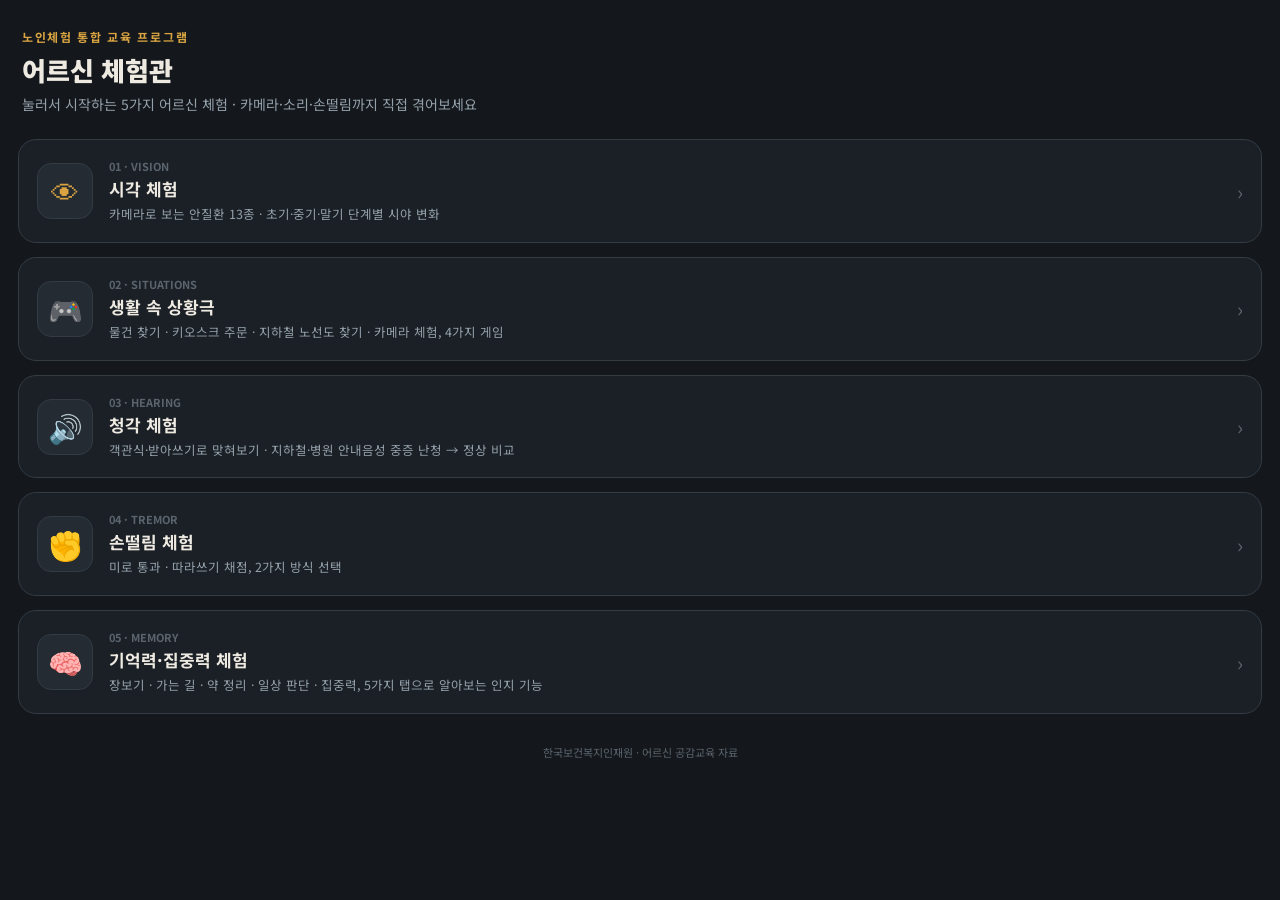
<file: index.html>
<!DOCTYPE html>
<html lang="ko">
<head>
<meta charset="UTF-8">
<meta name="viewport" content="width=device-width, initial-scale=1, maximum-scale=1, user-scalable=no, viewport-fit=cover">
<meta name="apple-mobile-web-app-capable" content="yes">
<meta name="apple-mobile-web-app-status-bar-style" content="black-translucent">
<meta name="apple-mobile-web-app-title" content="어르신 체험관">
<meta name="theme-color" content="#14181C">
<title>어르신 체험관 · 노인체험 교육 통합 프로그램</title>
<link rel="preconnect" href="https://fonts.googleapis.com">
<link rel="preconnect" href="https://fonts.gstatic.com" crossorigin>
<link href="https://fonts.googleapis.com/css2?family=Noto+Sans+KR:wght@400;500;700;900&family=JetBrains+Mono:wght@400;500;700&display=swap" rel="stylesheet">
<link rel="stylesheet" href="assets/css/theme.css">
<style>
  html,body{ overflow-y:auto; overscroll-behavior-y:contain; }
  #app{ min-height:100%; display:flex; flex-direction:column; padding-top:var(--safe-top); padding-bottom:calc(24px + var(--safe-bottom)); }

  header{ padding:28px 22px 18px; }
  .eyebrow{ font-size:12px; letter-spacing:.14em; color:var(--amber); font-weight:700; }
  h1{ margin:8px 0 6px; font-size:26px; font-weight:900; line-height:1.3; }
  .sub{ font-size:14px; color:var(--ink-dim); line-height:1.6; }

  .grid{ padding:6px 18px 10px; display:flex; flex-direction:column; gap:14px; }

  .card{
    position:relative; display:flex; align-items:center; gap:16px;
    background:var(--bg-panel); border:1px solid var(--line); border-radius:18px;
    padding:18px 18px; overflow:hidden;
  }
  .card:active{ background:var(--bg-panel-2); }
  .card .icon{
    flex:0 0 auto; width:56px; height:56px; border-radius:14px;
    display:flex; align-items:center; justify-content:center; font-size:28px;
    background:var(--bg-panel-2); border:1px solid var(--line);
  }
  .card .body{ flex:1; min-width:0; }
  .card .num{ font-size:11px; color:var(--ink-faint); font-weight:700; }
  .card .title{ font-size:17px; font-weight:700; margin:2px 0 4px; }
  .card .desc{ font-size:12.5px; color:var(--ink-dim); line-height:1.5; }
  .card .chev{ flex:0 0 auto; font-size:20px; color:var(--ink-faint); }

  .c1 .icon{ color:var(--amber); }
  .c2 .icon{ color:var(--sage); }
  .c3 .icon{ color:var(--brick); }
  .c4 .icon{ color:#8FAEDB; }
  .c5 .icon{ color:#C9A8E0; }

  footer{ padding:20px 22px 0; font-size:11px; color:var(--ink-faint); text-align:center; }
</style>
</head>
<body>
<div id="app">
  <header>
    <div class="eyebrow">노인체험 통합 교육 프로그램</div>
    <h1>어르신 체험관</h1>
    <div class="sub">눌러서 시작하는 5가지 어르신 체험 &middot; 카메라·소리·손떨림까지 직접 겪어보세요</div>
  </header>

  <div class="grid">
    <a class="card c1" href="vision.html">
      <div class="icon">&#128065;</div>
      <div class="body">
        <div class="num">01 · VISION</div>
        <div class="title">시각 체험</div>
        <div class="desc">카메라로 보는 안질환 13종 &middot; 초기·중기·말기 단계별 시야 변화</div>
      </div>
      <div class="chev">&#8250;</div>
    </a>

    <a class="card c5" href="games.html">
      <div class="icon">&#127918;</div>
      <div class="body">
        <div class="num">02 · SITUATIONS</div>
        <div class="title">생활 속 상황극</div>
        <div class="desc">물건 찾기 · 키오스크 주문 · 지하철 노선도 찾기 · 카메라 체험, 4가지 게임</div>
      </div>
      <div class="chev">&#8250;</div>
    </a>

    <a class="card c2" href="hearing.html">
      <div class="icon">&#128266;</div>
      <div class="body">
        <div class="num">03 · HEARING</div>
        <div class="title">청각 체험</div>
        <div class="desc">객관식·받아쓰기로 맞혀보기 &middot; 지하철·병원 안내음성 중증 난청 → 정상 비교</div>
      </div>
      <div class="chev">&#8250;</div>
    </a>

    <a class="card c3" href="tremor.html">
      <div class="icon">&#9994;</div>
      <div class="body">
        <div class="num">04 · TREMOR</div>
        <div class="title">손떨림 체험</div>
        <div class="desc">미로 통과 · 따라쓰기 채점, 2가지 방식 선택</div>
      </div>
      <div class="chev">&#8250;</div>
    </a>

    <a class="card c4" href="memory.html">
      <div class="icon">&#129504;</div>
      <div class="body">
        <div class="num">05 · MEMORY</div>
        <div class="title">기억력·집중력 체험</div>
        <div class="desc">장보기 · 가는 길 · 약 정리 · 일상 판단 · 집중력, 5가지 탭으로 알아보는 인지 기능</div>
      </div>
      <div class="chev">&#8250;</div>
    </a>
  </div>

  <footer>한국보건복지인재원 &middot; 어르신 공감교육 자료</footer>
</div>
</body>
</html>
</file>
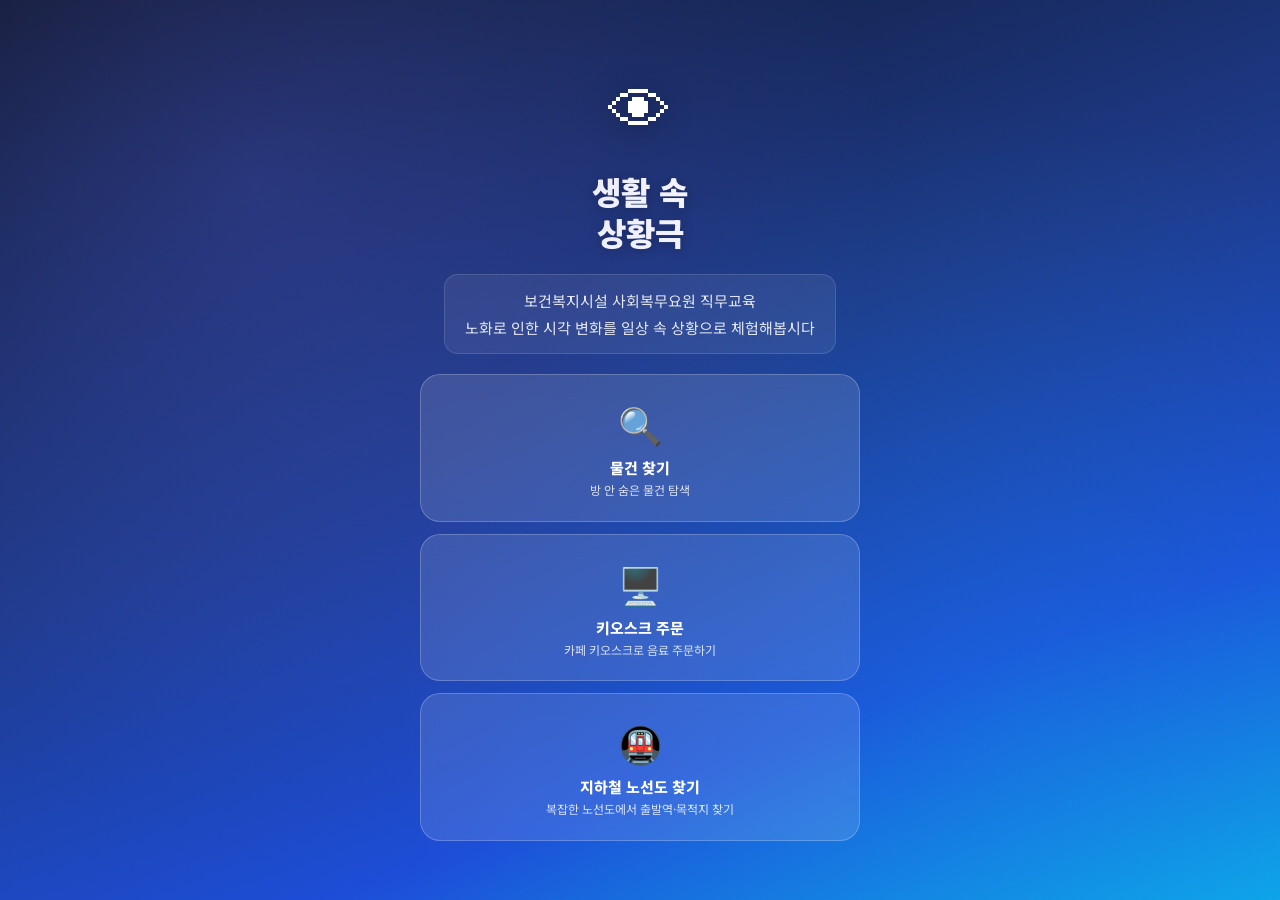
<file: games.html>
<!DOCTYPE html>
<html lang="ko">
<head>
<meta charset="UTF-8">
<meta name="viewport" content="width=device-width, initial-scale=1.0, maximum-scale=1.0, user-scalable=no">
<title>노인 시각 체험</title>
<style>
@import url('https://fonts.googleapis.com/css2?family=Noto+Sans+KR:wght@400;700;900&display=swap');
:root{
  --p:#2563eb;--d:#dc2626;--bg:#f8fafc;--card:#fff;--text:#1e293b;--sub:#64748b;--border:#e2e8f0;
  --green:#16a34a;--amber:#d97706;--purple:#7c3aed;
}
*{box-sizing:border-box;margin:0;padding:0;-webkit-tap-highlight-color:transparent;}
html,body{height:100%;font-family:'Noto Sans KR','Apple SD Gothic Neo',sans-serif;color:var(--text);overflow-x:hidden;overscroll-behavior:none;touch-action:pan-y;}
.screen{display:none;min-height:100vh;flex-direction:column;}
.screen.active{display:flex;}
#home{background:linear-gradient(160deg,#0f172a,#1e3a8a 45%,#1d4ed8 75%,#0ea5e9);color:#fff;align-items:center;justify-content:center;padding:36px 20px;gap:20px;position:relative;overflow:hidden;}
#home::before{content:'';position:absolute;inset:0;background:radial-gradient(circle at 20% 20%,rgba(99,102,241,.25) 0%,transparent 50%),radial-gradient(circle at 80% 80%,rgba(14,165,233,.20) 0%,transparent 50%);pointer-events:none;}
.home-logo{font-size:64px;filter:drop-shadow(0 4px 16px rgba(0,0,0,.4));animation:float 3s ease-in-out infinite;}
@keyframes float{0%,100%{transform:translateY(0)}50%{transform:translateY(-8px)}}
.home-title{font-size:32px;font-weight:900;text-align:center;line-height:1.3;text-shadow:0 2px 12px rgba(0,0,0,.3);}
.home-sub{font-size:15px;text-align:center;opacity:.88;line-height:1.8;background:rgba(255,255,255,.08);padding:12px 20px;border-radius:14px;border:1px solid rgba(255,255,255,.15);}
.game-grid{display:grid;grid-template-columns:1fr 1fr;gap:12px;width:100%;max-width:440px;}
.game-card{background:rgba(255,255,255,.12);border-radius:20px;padding:22px 14px;text-align:center;cursor:pointer;border:1.5px solid rgba(255,255,255,.22);backdrop-filter:blur(10px);transition:transform .18s,background .18s,box-shadow .18s;}
.game-card:active{transform:scale(.94);}
.game-card:hover{background:rgba(255,255,255,.20);box-shadow:0 8px 32px rgba(0,0,0,.25);}
.game-card.cam-card{grid-column:span 2;background:linear-gradient(135deg,rgba(234,88,12,.25),rgba(239,68,68,.18));border-color:rgba(251,146,60,.4);}
.game-card .icon{font-size:36px;margin-bottom:8px;}
.game-card .name{font-size:15px;font-weight:800;margin-bottom:4px;}
.game-card .desc{font-size:12px;opacity:.82;line-height:1.4;}
.cam-badge{display:inline-block;background:#ef4444;color:#fff;font-size:10px;font-weight:800;padding:2px 8px;border-radius:20px;margin-bottom:6px;letter-spacing:.5px;}
/* 100vh/100dvh, JS로 window.innerHeight를 재서 고정하는 방식 모두 모바일
   주소창이 나타났다 사라졌다 하는 시점에 따라 실제 보이는 화면보다 크게
   잡히거나 갱신이 안 되는 경우가 있어("물건 찾기" 화면 아래쪽이 흰 여백으로
   가려짐) — position:fixed + inset:0은 브라우저가 매 순간 실제 보이는
   뷰포트에 맞춰 계속 다시 맞춰주므로 별도 JS 없이도 항상 정확하다. */
#game-screen{background:#0f172a;flex-direction:column;overflow:hidden;position:fixed;inset:0;min-height:0;touch-action:none;overscroll-behavior:none;}
#red-flash{position:absolute;inset:0;pointer-events:none;z-index:50;}
@keyframes redpulse{0%,100%{background:rgba(220,38,38,0)}50%{background:rgba(220,38,38,.42)}}
#red-flash.flashing{animation:redpulse .65s infinite;}
.ghdr{background:#1e293b;padding:10px 14px;display:flex;align-items:center;gap:8px;flex-shrink:0;z-index:10;border-bottom:1px solid #334155;}
.gback{background:#334155;border:none;color:#fff;width:40px;height:40px;border-radius:10px;font-size:20px;cursor:pointer;display:flex;align-items:center;justify-content:center;flex-shrink:0;transition:background .15s;}
.gback:active{background:#475569;}
.gtitle{color:#fff;font-size:17px;font-weight:800;flex:1;}
.twrap{display:flex;align-items:center;gap:5px;background:#334155;padding:5px 12px;border-radius:20px;flex-shrink:0;}
.tnum{color:#fff;font-size:20px;font-weight:900;min-width:26px;text-align:center;}
.tnum.danger{color:#f87171;}
@keyframes blink{0%,100%{opacity:1}50%{opacity:.15}}
.tnum.blinking{animation:blink .6s infinite;}
.cbar{background:#0f172a;padding:7px 12px;flex-shrink:0;z-index:10;border-bottom:1px solid #1e293b;}
.crow{display:flex;align-items:center;gap:6px;margin-bottom:5px;}
.crow:last-child{margin-bottom:0;}
.clabel{color:#64748b;font-size:11px;font-weight:700;width:32px;flex-shrink:0;}
.cbtns{display:flex;gap:4px;flex:1;flex-wrap:wrap;}
.cb{background:#1e293b;border:2px solid #334155;border-radius:8px;color:#64748b;font-size:11px;font-weight:700;padding:4px 7px;cursor:pointer;white-space:nowrap;transition:all .15s;}
.cb.on{background:#2563eb;border-color:#60a5fa;color:#fff;}
.cb:active{transform:scale(.93);}
.gtabs{display:flex;gap:6px;margin-bottom:6px;}
.gtab{flex:1;background:#1e293b;border:1px solid #334155;border-radius:8px;color:#94a3b8;font-size:11px;font-weight:700;padding:6px 4px;cursor:pointer;text-align:center;}
.gtab.on{background:rgba(37,99,235,.20);border-color:#60a5fa;color:#bfdbfe;}
.chiprow{display:flex;gap:4px;overflow-x:auto;padding-bottom:2px;-webkit-overflow-scrolling:touch;scrollbar-width:none;flex:1;}
.chiprow::-webkit-scrollbar{display:none;}
.chip{flex:0 0 auto;background:#1e293b;border:2px solid #334155;border-radius:8px;color:#64748b;font-size:11px;font-weight:700;padding:4px 8px;cursor:pointer;white-space:nowrap;transition:all .15s;}
.chip.on{background:#2563eb;border-color:#60a5fa;color:#fff;}
.chip:active{transform:scale(.93);}
.hintbar{background:rgba(22,163,74,.14);border:1px solid rgba(22,163,74,.45);color:#4ade80;font-size:11.5px;font-weight:700;text-align:center;padding:6px 8px;border-radius:8px;margin-top:5px;}
.garea{flex:1;position:relative;overflow:hidden;display:flex;align-items:stretch;}
#visOverlay{position:absolute;inset:0;z-index:80;pointer-events:none;}
.vov{position:absolute;inset:0;opacity:0;transition:opacity .2s;}
#voHaze{background:rgba(230,222,200,0.55);backdrop-filter:blur(4px);-webkit-backdrop-filter:blur(4px);transition:opacity .2s, background .2s;}
#voGlare{mix-blend-mode:screen;}
#voCentral{position:absolute;left:50%;top:50%;transform:translate(-50%,-50%);width:46%;aspect-ratio:1/1;border-radius:50%;opacity:0;transition:opacity .2s, filter .2s, width .2s, background .2s;}
#voHemi{position:absolute;top:0;bottom:0;right:0;left:auto;width:0;opacity:0;background:#050505;transition:opacity .2s, width .2s;}
.vfloat{position:absolute;opacity:0;transition:opacity .2s, width .2s, height .2s;animation:vdrift 10s ease-in-out infinite;}
.vfloat svg{width:100%;height:100%;display:block;overflow:visible;}
.vfloat.fly{border-radius:50%;background:radial-gradient(circle at 35% 35%, rgba(18,16,12,0.7), rgba(18,16,12,0.32) 65%, rgba(18,16,12,0) 100%);filter:blur(.4px);}
@keyframes vdrift{0%,100%{transform:translate(0,0) rotate(0deg)}33%{transform:translate(5px,-4px) rotate(2deg)}66%{transform:translate(-3px,3px) rotate(-2deg)}}
.vdspot{position:absolute;border-radius:38% 62% 55% 45%/48% 42% 58% 52%;background:rgba(14,12,10,0.5);filter:blur(3px);opacity:0;transition:opacity .3s, width .3s, height .3s;}
.vdspot.red{background:rgba(122,24,18,0.55);}
.mov{position:absolute;inset:0;background:rgba(0,0,0,.75);display:flex;align-items:center;justify-content:center;z-index:200;}
.mbox{background:#fff;border-radius:22px;padding:28px 22px;text-align:center;width:88%;max-width:340px;box-shadow:0 20px 60px rgba(0,0,0,.4);}
.micon{font-size:50px;margin-bottom:10px;}
.mtit{font-size:22px;font-weight:900;margin-bottom:8px;}
.msub{font-size:15px;color:var(--sub);margin-bottom:20px;line-height:1.7;}
.mbtns{display:flex;flex-direction:column;gap:10px;}
.mbtns button{padding:15px;border-radius:12px;font-size:16px;font-weight:700;border:none;cursor:pointer;transition:opacity .15s;}
.mbtns button:active{opacity:.8;}
.bpri{background:var(--p);color:#fff;}
.bsec{background:#f1f5f9;color:var(--text);}
.tout .mbox{border:3px solid var(--d);}
.tout .mtit{color:var(--d);}
/* camera */
#cam-screen{background:#000;flex-direction:column;overflow:hidden;}
.cam-hdr{background:#1e293b;padding:10px 14px;display:flex;align-items:center;gap:8px;flex-shrink:0;border-bottom:1px solid #334155;}
.cam-title{color:#fff;font-size:17px;font-weight:800;flex:1;}
.cam-badge-live{background:#ef4444;color:#fff;font-size:10px;font-weight:800;padding:3px 9px;border-radius:20px;animation:blink-live 1.5s infinite;}
@keyframes blink-live{0%,100%{opacity:1}50%{opacity:.5}}
.cam-area{flex:1;position:relative;overflow:hidden;background:#000;}
#cam-video{position:absolute;inset:0;width:100%;height:100%;object-fit:cover;display:block;}
#cam-canvas{position:absolute;inset:0;width:100%;height:100%;object-fit:cover;display:block;}
.cam-overlay-label{position:absolute;top:8px;left:50%;transform:translateX(-50%);background:rgba(0,0,0,.65);color:#fff;font-size:13px;font-weight:700;padding:4px 14px;border-radius:20px;backdrop-filter:blur(4px);pointer-events:none;white-space:nowrap;}
.cam-no-cam{position:absolute;inset:0;display:flex;flex-direction:column;align-items:center;justify-content:center;color:#64748b;gap:16px;text-align:center;padding:30px;}
.cam-no-cam .icon{font-size:60px;opacity:.5;}
.cam-no-cam p{font-size:15px;line-height:1.7;}
.cam-no-cam button{background:#2563eb;color:#fff;border:none;padding:14px 28px;border-radius:12px;font-size:16px;font-weight:700;cursor:pointer;}
.cam-ctrl{background:#0f172a;padding:8px 12px;flex-shrink:0;border-top:1px solid #1e293b;}
.cam-symptom-info{background:#1e293b;padding:10px 14px;flex-shrink:0;border-top:1px solid #334155;}
.csi-row{display:flex;align-items:center;gap:8px;}
.csi-icon{font-size:20px;}
.csi-text{color:#94a3b8;font-size:12px;line-height:1.5;flex:1;}
.csi-name{color:#e2e8f0;font-weight:700;font-size:13px;}
/* write */
#wwrap{width:100%;overflow-y:auto;padding:14px;display:flex;flex-direction:column;gap:12px;flex:1;background:#f8fafc;}
.ntabs{display:flex;gap:8px;flex-wrap:wrap;}
.ntab{background:#fff;border:2px solid var(--border);border-radius:10px;padding:9px 14px;font-size:14px;font-weight:700;cursor:pointer;transition:all .15s;}
.ntab.on{border-color:var(--p);background:#eff6ff;color:var(--p);}
.narea{position:relative;border-radius:14px;overflow:hidden;border:2px solid var(--border);}
#ncvs{display:block;width:100%;}
.winput{width:100%;background:#fff;border:2px solid var(--border);border-radius:14px;padding:14px;font-size:17px;line-height:1.7;min-height:90px;resize:none;font-family:inherit;}
.winput:focus{outline:none;border-color:var(--p);}
.accrow{display:flex;justify-content:space-between;align-items:center;background:#f1f5f9;padding:12px 16px;border-radius:12px;}
.accval{font-size:22px;font-weight:900;color:var(--p);}
.wbtns{display:grid;grid-template-columns:1fr 1fr;gap:10px;}
.wbtns button{padding:15px;border-radius:12px;font-size:16px;font-weight:700;border:none;cursor:pointer;}
.bchk{background:var(--p);color:#fff;}
.bclr{background:#f1f5f9;color:var(--text);}
.bnxt{grid-column:span 2;background:#f1f5f9;color:var(--text);}
/* nav image game */
.nav-wrap{position:relative;width:100%;height:100%;overflow:hidden;display:flex;flex-direction:column;background:#0f172a;}
.nav-mission-bar{background:linear-gradient(90deg,#0f172a,#1e3a8a);padding:10px 16px;display:flex;align-items:center;gap:6px;flex-shrink:0;border-bottom:1px solid #1e3a8a;overflow-x:auto;}
.nav-map-area{flex:1;position:relative;overflow:hidden;display:flex;align-items:center;justify-content:center;}
#nCvs{display:block;touch-action:none;}
.hosp-wrap{position:relative;width:100%;height:100%;overflow:hidden;display:flex;flex-direction:column;background:#1a2438;}
.hosp-map-area{flex:1;position:relative;overflow:hidden;display:flex;align-items:center;justify-content:center;}
#pCvs{display:block;touch-action:none;max-width:100%;max-height:100%;}
.hosp-mission-bar{background:linear-gradient(90deg,#0f172a,#1e3a8a);padding:10px 16px;display:flex;align-items:center;gap:6px;flex-shrink:0;border-bottom:1px solid #1e3a8a;overflow-x:auto;}
.hosp-hint{position:absolute;bottom:12px;right:12px;background:rgba(15,23,42,.88);color:#94a3b8;font-size:11px;padding:6px 12px;border-radius:10px;pointer-events:none;border:1px solid #334155;}
.hmb-step{display:flex;align-items:center;gap:6px;flex-shrink:0;}
.hmb-dot{width:28px;height:28px;border-radius:50%;display:flex;align-items:center;justify-content:center;font-size:14px;font-weight:800;border:2px solid transparent;flex-shrink:0;}
.hmb-dot.done{background:#16a34a;border-color:#4ade80;color:#fff;}
.hmb-dot.active{background:#f59e0b;border-color:#fcd34d;color:#fff;animation:pulse-dot .9s infinite;}
.hmb-dot.todo{background:#334155;border-color:#475569;color:#64748b;}
@keyframes pulse-dot{0%,100%{box-shadow:0 0 0 0 rgba(245,158,11,.5)}50%{box-shadow:0 0 0 6px rgba(245,158,11,0)}}
.hmb-name{color:#94a3b8;font-size:11px;font-weight:700;flex-shrink:0;}
.hmb-name.active-name{color:#fcd34d;}
.hmb-arrow{color:#334155;font-size:12px;flex-shrink:0;}
/* items image game */
.items-wrap{position:relative;width:100%;height:100%;overflow:hidden;display:flex;flex-direction:column;}
.items-map-area{flex:1;position:relative;overflow:hidden;display:flex;align-items:center;justify-content:center;}
#iCvs{display:block;touch-action:none;}
.items-bar{background:rgba(15,23,42,.95);padding:13px 16px;display:flex;align-items:center;gap:10px;border-top:2px solid #334155;flex-shrink:0;}
/* kiosk order game */
.kiosk-outer{width:100%;height:100%;display:flex;flex-direction:column;}
.kiosk-wrap{position:relative;width:100%;flex:1;min-height:0;overflow:hidden;display:flex;flex-direction:column;background:#f5ead9;}
.kiosk-content{flex:1;overflow-y:auto;padding:20px 16px 28px;display:flex;flex-direction:column;gap:16px;}
.kiosk-title{font-size:22px;font-weight:900;color:#7c2d12;text-align:center;text-shadow:1px 1px 0 #fde68a;margin-bottom:4px;}
.kiosk-mission-bar{background:#1e293b;color:#fbbf24;font-size:14px;font-weight:800;text-align:center;padding:10px 12px;flex-shrink:0;line-height:1.5;position:sticky;top:0;z-index:5;}
.kiosk-drink-grid{display:grid;grid-template-columns:1fr 1fr;gap:14px;}
.kiosk-drink-btn{background:#fff;border:3px solid #d6c3a1;border-radius:18px;padding:18px 10px;text-align:center;cursor:pointer;transition:transform .12s;}
.kiosk-drink-btn:active{transform:scale(.95);}
.kiosk-drink-btn .kd-emoji{font-size:52px;display:block;margin-bottom:8px;}
.kiosk-drink-btn .kd-name{font-size:18px;font-weight:800;color:#3f2a14;}
.kiosk-drink-btn .kd-price{font-size:14px;font-weight:700;color:#92400e;margin-top:4px;}
.kiosk-back-row{display:flex;gap:10px;margin-top:auto;padding-top:8px;}
.kiosk-back-row button{flex:1;padding:16px;border-radius:14px;font-size:16px;font-weight:800;border:none;cursor:pointer;}
.kiosk-btn-back{background:#e2d6c1;color:#5c4425;}
.kiosk-btn-confirm{background:#2563eb;color:#fff;}
.kiosk-btn-confirm:disabled{background:#cbd5e1;color:#94a3b8;cursor:not-allowed;}
.kiosk-selected-drink{display:flex;align-items:center;gap:14px;background:#fff;border-radius:16px;padding:14px;border:2px solid #e5d3b3;}
.kiosk-selected-drink .kd-emoji{font-size:44px;}
.kiosk-opt-grid{display:flex;flex-direction:column;gap:12px;}
.kiosk-opt-btn{background:#fef3c7;border:3px solid #fbbf24;border-radius:16px;padding:20px;font-size:19px;font-weight:800;color:#78350f;cursor:pointer;transition:transform .12s;}
.kiosk-opt-btn:active{transform:scale(.96);}
.kiosk-opt-btn.chosen{background:#2563eb;border-color:#1d4ed8;color:#fff;}
.kiosk-cart-row{display:flex;align-items:center;gap:12px;background:#fff;border-radius:14px;padding:14px;border:2px solid #e5d3b3;}
.kiosk-cart-row .kd-emoji{font-size:36px;}
.kiosk-cart-name{font-size:16px;font-weight:800;color:#3f2a14;flex:1;}
.kiosk-cart-qty{font-size:14px;font-weight:700;color:#92400e;}
.kiosk-total-row{display:flex;justify-content:space-between;align-items:center;background:#fef3c7;border-radius:14px;padding:16px;font-size:18px;font-weight:900;color:#7c2d12;}
.kiosk-pay-grid{display:grid;grid-template-columns:1fr 1fr;gap:14px;}
.kiosk-pay-btn{background:#fff;border:3px solid #d6c3a1;border-radius:16px;padding:20px 10px;text-align:center;font-size:16px;font-weight:800;color:#3f2a14;cursor:pointer;transition:transform .12s;}
.kiosk-pay-btn:active{transform:scale(.95);}
.kiosk-pay-btn .kp-emoji{font-size:34px;display:block;margin-bottom:6px;}
.kiosk-pay-btn.chosen{background:#2563eb;border-color:#1d4ed8;color:#fff;}
.kiosk-receipt{background:#fff;border-radius:4px;padding:22px 18px;box-shadow:0 6px 20px rgba(0,0,0,.18);position:relative;}
.kiosk-receipt-title{font-size:20px;font-weight:900;text-align:center;color:#1e293b;border-bottom:2px dashed #cbd5e1;padding-bottom:12px;margin-bottom:12px;}
.kiosk-receipt-row{display:flex;justify-content:space-between;font-size:14px;color:#334155;margin-bottom:8px;line-height:1.6;}
.kiosk-receipt-total{border-top:2px dashed #cbd5e1;margin-top:8px;padding-top:10px;font-size:17px;font-weight:900;color:#1e293b;display:flex;justify-content:space-between;}
.kiosk-done-title{font-size:24px;font-weight:900;text-align:center;color:#7c2d12;text-shadow:1px 1px 0 #fde68a;}
/* subway route-finding game */
.subway-wrap{position:relative;width:100%;height:100%;overflow:hidden;display:flex;flex-direction:column;background:#0f172a;}
.subway-content{flex:1;overflow-y:auto;padding:18px 16px 24px;display:flex;flex-direction:column;gap:14px;background:#f8fafc;}
.subway-guide-title{font-size:19px;font-weight:900;color:#1e293b;text-align:center;}
.subway-guide-sub{font-size:14px;color:#64748b;text-align:center;line-height:1.6;}
.subway-station-grid{display:grid;grid-template-columns:1fr 1fr;gap:12px;}
.subway-station-card{background:#fff;border:2px solid #e2e8f0;border-radius:16px;padding:16px 10px;text-align:center;}
.subway-station-card .ss-icon{width:44px;height:44px;border-radius:50%;display:flex;align-items:center;justify-content:center;font-size:22px;color:#fff;margin:0 auto 8px;}
.subway-station-card .ss-name{font-size:16px;font-weight:800;color:#1e293b;}
.subway-station-card .ss-fare{font-size:12px;color:#64748b;margin-top:4px;}
.subway-map-area{position:relative;width:100%;flex:1;min-height:340px;border-radius:12px;overflow:hidden;border:2px solid #334155;}
#subwayMapCvs{display:block;width:100%;height:100%;touch-action:manipulation;cursor:pointer;}
.subway-status-bar{background:#1e293b;color:#fbbf24;font-size:14px;font-weight:800;text-align:center;padding:10px;border-radius:12px;}
.subway-confirm-title{font-size:20px;font-weight:900;text-align:center;color:#1e293b;}
.subway-route-box{background:#fff;border:2px solid #e2e8f0;border-radius:16px;padding:20px 12px;display:flex;align-items:center;justify-content:center;gap:10px;}
.subway-route-station{display:flex;flex-direction:column;align-items:center;gap:6px;}
.subway-route-dot{width:36px;height:36px;border-radius:50%;display:flex;align-items:center;justify-content:center;font-weight:900;color:#fff;font-size:18px;}
.subway-route-station .rs-name{font-size:13px;font-weight:700;color:#1e293b;}
.subway-route-station .rs-line{font-size:11px;color:#64748b;}
.subway-route-arrow{font-size:20px;color:#94a3b8;}
.subway-info-list{background:#fff;border:2px solid #e2e8f0;border-radius:14px;padding:16px;display:flex;flex-direction:column;gap:8px;font-size:14px;color:#334155;}
.subway-back-row{display:flex;gap:10px;margin-top:auto;padding-top:6px;}
.subway-back-row button{flex:1;padding:16px;border-radius:14px;font-size:16px;font-weight:800;border:none;cursor:pointer;}
.subway-btn-back{background:#e2e8f0;color:#475569;}
.subway-btn-confirm{background:#2563eb;color:#fff;}
</style>
</head>
<body>
<svg width="0" height="0" style="position:absolute">
  <filter id="ghostFilter" x="-30%" y="-30%" width="160%" height="160%">
    <feOffset id="ghostOffset" in="SourceGraphic" dx="8" dy="4" result="ghost"/>
    <feComponentTransfer in="ghost" result="ghostFaded">
      <feFuncA id="ghostAlpha" type="linear" slope="0.4"/>
    </feComponentTransfer>
    <feMerge>
      <feMergeNode in="SourceGraphic"/>
      <feMergeNode in="ghostFaded"/>
    </feMerge>
  </filter>
</svg>

<div id="home" class="screen active">
  <div class="home-logo">👁</div>
  <div class="home-title">생활 속<br>상황극</div>
  <div class="home-sub">보건복지시설 사회복무요원 직무교육<br>노화로 인한 시각 변화를 일상 속 상황으로 체험해봅시다</div>
  <div class="game-grid">
    <div class="game-card" onclick="startGame('items')" style="grid-column:span 2;">
      <div class="icon">🔍</div><div class="name">물건 찾기</div><div class="desc">방 안 숨은 물건 탐색</div>
    </div>
    <div class="game-card" onclick="startGame('kiosk')" style="grid-column:span 2;">
      <div class="icon">🖥️</div><div class="name">키오스크 주문</div><div class="desc">카페 키오스크로 음료 주문하기</div>
    </div>
    <div class="game-card" onclick="startGame('subway')" style="grid-column:span 2;">
      <div class="icon">🚇</div><div class="name">지하철 노선도 찾기</div><div class="desc">복잡한 노선도에서 출발역·목적지 찾기</div>
    </div>
  </div>
</div>

<div id="game-screen" class="screen">
  <div id="red-flash"></div>
  <div class="ghdr">
    <button class="gback" onclick="exitGame()">←</button>
    <div class="gtitle" id="gtitle">체험</div>
    <div class="twrap"><span>⏱</span><span class="tnum" id="tnum">30</span></div>
  </div>
  <div class="cbar">
    <div class="gtabs" id="gtabs">
      <div class="gtab on" data-g="aging" onclick="setGroup('aging')">노화성 안질환</div>
      <div class="gtab"    data-g="general" onclick="setGroup('general')">일반 시각장애</div>
    </div>
    <div class="crow">
      <div class="chiprow" id="chiprow"></div>
    </div>
    <div class="crow">
      <span class="clabel">단계</span>
      <div class="cbtns">
        <div class="cb on" id="sb1" onclick="setS(1)">● 초기</div>
        <div class="cb"    id="sb2" onclick="setS(2)">●● 중기</div>
        <div class="cb"    id="sb3" onclick="setS(3)">●●● 말기</div>
      </div>
    </div>
    <div class="hintbar" id="vhint"></div>
  </div>
  <div class="garea" id="garea"></div>
</div>

<script>
var G={game:'items',d:'normal',s:1};
var lastVisD='normal'; // 복시장애→다른 질환 전환 시에도 캔버스를 다시 그려 유령상 잔상을 지우기 위한 이전 질환 추적
var timerInt=null,tLeft=20;
var curGroup='aging';
var presbyopiaZoom=0.3;
var visFocus={x:0.5,y:0.5};
var hemiSide='right';
var DRAGGABLE_FOCUS=['amd','glaucoma','vf','glare'];

/* ── VISION CONDITIONS (vision.html에서 이식, 게임용으로 일부 종류/강도 조정) ── */
var VISION_AGING=[
  {id:'cataract',name:'백내장',group:'aging',
    // 중기·말기가 화면을 거의 완전히 안 보이게 만들어서(블러+뿌연 막 이중 적용)
    // 게임 진행 자체가 불가능하다는 피드백으로 곡선을 완만하게 낮춤 — 말기에도
    // 형태·색은 어느 정도 분간되도록 함. haze는 필터와 별개로 더 낮게 눌러줌.
    apply:function(t){var e=Math.pow(t,1.4);return{filter:'blur('+(0.3+4*e)+'px) contrast('+(100-35*e)+'%) saturate('+(100-28*e)+'%) sepia('+(4+22*e)+'%) brightness('+(100+3*t)+'%)',haze:e*0.55};}},
  {id:'glaucoma',name:'녹내장',group:'aging',
    apply:function(t){return{filter:'contrast('+(100+4*t)+'%)',glaucomaLoss:t};}},
  {id:'amd',name:'황반변성',group:'aging',
    apply:function(t){return{filter:'contrast('+(100-8*t)+'%) saturate('+(100-6*t)+'%)',central:t};}},
  {id:'diabetic',name:'당뇨망막병증',group:'aging',
    apply:function(t){return{diabeticSpots:Math.min(1,t*1.15),floaters:Math.min(1,t*0.75)};}},
  {id:'presbyopia',name:'노안',group:'aging',
    apply:function(t){return{filter:'blur('+((1+5*t)*presbyopiaZoom)+'px) contrast('+(100-16*t*presbyopiaZoom)+'%)'};}},
  {id:'hemianopia',name:'반맹',group:'aging',
    apply:function(t){return{hemi:t};}},
  {id:'floaters_dz',name:'비문증',group:'aging',
    apply:function(t){return{filter:'contrast('+(100+4*t)+'%)',floaters:Math.min(1,t*1.5)};}}
];
var VISION_GENERAL=[
  {id:'vf',name:'시야장애',group:'general',apply:function(t){return{vignette:0.10+0.62*t,vignetteSoft:true};}},
  {id:'diplopia',name:'복시장애',group:'general',apply:function(t){return{filter:'contrast('+(100-4*t)+'%)',ghost:t};}},
  {id:'colorblind',name:'색각장애(적록색맹)',group:'general',apply:function(t){return{filter:'sepia('+(16*t)+'%) saturate('+(100-55*t)+'%) hue-rotate(-'+(9*t)+'deg) contrast('+(100+5*t)+'%)'};}},
  {id:'accommodative',name:'조절장애',group:'general',apply:function(t){return{filter:'blur('+(1+1.5*t)+'px) contrast('+(100-8*t)+'%)'};}},
  {id:'glare',name:'광각장애(눈부심)',group:'general',apply:function(t){return{filter:'brightness('+(100+4*t)+'%) contrast('+(100-6*t)+'%)',glare:t};}}
];
var VISION_CONDITIONS=[{id:'normal',name:'정상',group:'both',apply:function(){return{};}}].concat(VISION_AGING,VISION_GENERAL);
var VISION_MAP={}; VISION_CONDITIONS.forEach(function(c){VISION_MAP[c.id]=c;});
var STAGE_T=[0.30,0.62,0.94];


/* 비문증/당뇨망막병증 부유물·반점 위치 데이터 (vision.html에서 이식) */
var VISION_THREAD_SPOTS=[
  {l:'10%',t:'16%',w:'22%',h:'14%',delay:'0s',dur:'9s',rot:'6deg',at:0.04},
  {l:'62%',t:'68%',w:'19%',h:'12%',delay:'1.2s',dur:'11s',rot:'-8deg',at:0.18},
  {l:'58%',t:'10%',w:'18%',h:'11%',delay:'2.1s',dur:'8s',rot:'-18deg',at:0.34},
  {l:'6%',t:'66%',w:'21%',h:'13%',delay:'3.0s',dur:'12s',rot:'14deg',at:0.5},
  {l:'26%',t:'46%',w:'16%',h:'10%',delay:'0.8s',dur:'10s',rot:'30deg',at:0.62},
  {l:'70%',t:'34%',w:'17%',h:'11%',delay:'2.6s',dur:'13s',rot:'-26deg',at:0.74},
  {l:'40%',t:'74%',w:'20%',h:'12%',delay:'1.6s',dur:'9.5s',rot:'10deg',at:0.85},
  {l:'80%',t:'52%',w:'15%',h:'9%',delay:'3.4s',dur:'11.5s',rot:'-12deg',at:0.94}
];
var VISION_FLY_SPOTS=[
  {l:'72%',t:'46%',w:'3.2%',h:'2.8%',delay:'.6s',dur:'7s',at:0.06},
  {l:'40%',t:'26%',w:'2.6%',h:'2.3%',delay:'3.5s',dur:'8.5s',at:0.2},
  {l:'82%',t:'20%',w:'2.8%',h:'2.5%',delay:'1.8s',dur:'6.5s',at:0.3},
  {l:'20%',t:'36%',w:'2.4%',h:'2.1%',delay:'2.9s',dur:'9s',at:0.4},
  {l:'16%',t:'78%',w:'2.8%',h:'2.4%',delay:'1.1s',dur:'7.5s',at:0.5},
  {l:'88%',t:'70%',w:'2.5%',h:'2.2%',delay:'2.3s',dur:'8s',at:0.6},
  {l:'48%',t:'14%',w:'2.6%',h:'2.3%',delay:'0.4s',dur:'10s',at:0.68},
  {l:'34%',t:'58%',w:'2.7%',h:'2.4%',delay:'2.0s',dur:'6.8s',at:0.76},
  {l:'62%',t:'82%',w:'2.4%',h:'2.1%',delay:'1.4s',dur:'9.4s',at:0.85},
  {l:'8%',t:'48%',w:'2.9%',h:'2.5%',delay:'2.8s',dur:'7.8s',at:0.93}
];
var VISION_THREAD_SVG='<svg viewBox="0 0 100 60" xmlns="http://www.w3.org/2000/svg"><path d="M4 30 C 20 5, 35 55, 50 28 S 78 4, 96 32" fill="none" stroke="rgba(14,12,10,0.22)" stroke-width="5" stroke-linecap="round" filter="blur(1.5px)"/><path d="M4 30 C 20 5, 35 55, 50 28 S 78 4, 96 32" fill="none" stroke="rgba(215,212,200,0.4)" stroke-width="2.2" stroke-linecap="round"/></svg>';
var VISION_DIABETIC_SPOTS=[
  {l:'22%',t:'30%',w:'5%',h:'4%',at:0.04},
  {l:'68%',t:'22%',w:'4%',h:'5%',at:0.07},
  {l:'40%',t:'55%',w:'6%',h:'5%',at:0.14},
  {l:'30%',t:'68%',w:'7%',h:'6%',at:0.30},
  {l:'75%',t:'60%',w:'6%',h:'5%',at:0.34},
  {l:'55%',t:'25%',w:'8%',h:'6%',at:0.40},
  {l:'15%',t:'50%',w:'6%',h:'5%',at:0.46},
  {l:'62%',t:'42%',w:'9%',h:'7%',at:0.52},
  {l:'35%',t:'20%',w:'6%',h:'5%',at:0.58},
  {l:'80%',t:'35%',w:'7%',h:'6%',at:0.64},
  {l:'25%',t:'42%',w:'10%',h:'8%',at:0.72,red:true},
  {l:'58%',t:'65%',w:'11%',h:'9%',at:0.78,red:true},
  {l:'45%',t:'45%',w:'9%',h:'7%',at:0.85,red:true},
  {l:'70%',t:'20%',w:'8%',h:'6%',at:0.90,red:true}
];

/* ── 질환 선택 UI (탭+칩) ── */
function renderChips(){
  var row=document.getElementById('chiprow'); if(!row) return;
  row.innerHTML='';
  var list=[VISION_MAP.normal].concat(curGroup==='aging'?VISION_AGING:VISION_GENERAL);
  list.forEach(function(c){
    var d=document.createElement('div');
    d.className='chip'+(G.d===c.id?' on':'');
    d.textContent=c.name;
    d.onclick=function(){ setD(c.id); };
    row.appendChild(d);
  });
}
function setGroup(g){
  curGroup=g;
  document.querySelectorAll('#gtabs .gtab').forEach(function(t){t.classList.toggle('on',t.dataset.g===g);});
  renderChips();
}

function visFilterTarget(){
  if(G.game==='items') return iCvs;
  if(G.game==='kiosk') return document.getElementById('kiosk-content');
  if(G.game==='subway') return document.getElementById('subway-content');
  return null;
}
function visHintText(d){
  if(d==='presbyopia'){
    var state=presbyopiaZoom<0.35?'현재: 선명':presbyopiaZoom>0.65?'현재: 흐림':'현재: 보통';
    return '🤏 확대=가까이(흐림) · 축소=멀리(선명) · '+state;
  }
  if(d==='amd') return '👆 화면 터치 · 암점 위치 이동';
  if(d==='glaucoma'||d==='vf') return '👆 화면 터치 · 또렷하게 보이는 위치 이동';
  if(d==='glare') return '👆 화면 터치 · 눈부신 위치 이동';
  if(d==='hemianopia') return '👆 화면 터치 · 탭한 쪽이 보이는 쪽으로 전환';
  if(d==='accommodative') return '🔄 자동 초점 흐림↔선명 반복';
  if(d==='normal') return '질환을 선택해 체험해보세요';
  return '✋ 화면을 눌러 체험해보세요';
}

var focusLagTimer=null;
function triggerFocusLag(){
  if(G.d!=='accommodative') return;
  var target=visFilterTarget(); if(!target) return;
  var t=STAGE_T[G.s-1];
  target.style.transition='filter .35s ease-in';
  target.style.filter='blur('+(6+6*t)+'px) contrast('+(100-8*t)+'%)';
  setTimeout(function(){
    if(G.d!=='accommodative') return;
    target.style.transition='filter 1.3s cubic-bezier(.2,.7,.3,1)';
    target.style.filter='blur(0.3px) contrast(100%)';
  },450);
}
function startFocusLagCycle(){
  if(focusLagTimer) return;
  triggerFocusLag();
  focusLagTimer=setInterval(triggerFocusLag,3800);
}
function stopFocusLagCycle(){
  if(focusLagTimer){clearInterval(focusLagTimer);focusLagTimer=null;}
}

function buildVisionOverlay(area){
  var ov=document.createElement('div'); ov.id='visOverlay';
  ['voHaze','voGlare','voVignette','voHemi','voGlaucoma'].forEach(function(id){
    var d=document.createElement('div'); d.className='vov'; d.id=id; ov.appendChild(d);
  });
  var central=document.createElement('div'); central.id='voCentral';
  ov.appendChild(central);

  var floaters=document.createElement('div'); floaters.className='vov'; floaters.id='voFloaters'; floaters.style.opacity='1';
  VISION_THREAD_SPOTS.forEach(function(f){
    var d=document.createElement('div'); d.className='vfloat';
    d.style.left=f.l; d.style.top=f.t; d.style.width=f.w; d.style.height=f.h;
    d.dataset.w=parseFloat(f.w); d.dataset.h=parseFloat(f.h); d.dataset.at=f.at;
    d.style.animationDelay=f.delay; d.style.animationDuration=f.dur; d.style.transform='rotate('+f.rot+')';
    d.innerHTML=VISION_THREAD_SVG;
    floaters.appendChild(d);
  });
  VISION_FLY_SPOTS.forEach(function(f){
    var d=document.createElement('div'); d.className='vfloat fly';
    d.style.left=f.l; d.style.top=f.t; d.style.width=f.w; d.style.height=f.h;
    d.dataset.w=parseFloat(f.w); d.dataset.h=parseFloat(f.h); d.dataset.at=f.at;
    d.style.animationDelay=f.delay; d.style.animationDuration=f.dur;
    floaters.appendChild(d);
  });
  ov.appendChild(floaters);

  var diabetic=document.createElement('div'); diabetic.className='vov'; diabetic.id='voDiabetic'; diabetic.style.opacity='1';
  VISION_DIABETIC_SPOTS.forEach(function(f){
    var d=document.createElement('div'); d.className='vdspot'+(f.red?' red':'');
    d.style.left=f.l; d.style.top=f.t; d.style.width=f.w; d.style.height=f.h;
    d.dataset.w=parseFloat(f.w); d.dataset.h=parseFloat(f.h); d.dataset.at=f.at;
    diabetic.appendChild(d);
  });
  ov.appendChild(diabetic);

  area.appendChild(ov);
  updateVisionOverlay();
}

function updateVisionOverlay(){
  var hintEl=document.getElementById('vhint');
  if(hintEl) hintEl.textContent=visHintText(G.d);

  var cond=VISION_MAP[G.d]||VISION_MAP.normal;
  var target=visFilterTarget();
  var t=STAGE_T[G.s-1];
  var res=(cond.id==='normal')?{}:(cond.apply(t)||{});

  var baseFilter=res.filter||'none';
  // 복시장애(겹쳐보임)는 캔버스가 낀 화면(물건찾기/지하철)에서 일부 브라우저가 SVG 필터를
  // 캔버스 자손까지 제대로 적용하지 못해, 그 경우엔 캔버스에 직접 유령상을 그리는 방식으로 대신 처리한다.
  if(res.ghost && G.game==='kiosk'){
    var goff=document.getElementById('ghostOffset'), galpha=document.getElementById('ghostAlpha');
    if(goff){ goff.setAttribute('dx',2+res.ghost*8); goff.setAttribute('dy',1+res.ghost*3); }
    if(galpha) galpha.setAttribute('slope',0.2+res.ghost*0.6);
    baseFilter=(baseFilter==='none'?'':baseFilter+' ')+'url(#ghostFilter)';
  }
  if(target) target.style.filter=baseFilter;

  var vig=res.vignette||0;
  var ovV=document.getElementById('voVignette');
  if(ovV){
    ovV.style.opacity=vig>0?1:0;
    if(vig>0){
      var inner=res.vignetteSoft?(50-vig*46):(46-vig*40);
      var softness=res.vignetteSoft?22:10;
      ovV.style.background='radial-gradient(circle at '+(visFocus.x*100)+'% '+(visFocus.y*100)+'%, transparent '+Math.max(2,inner*0.4)+'%, rgba(0,0,0,'+(0.65+vig*0.32)+') '+(inner+softness)+'%)';
    }
  }

  var hemi=res.hemi||0;
  var ovH=document.getElementById('voHemi');
  if(ovH){
    ovH.style.opacity=hemi>0?0.99:0;
    ovH.style.width=hemi>0?'50%':'0';
    if(hemiSide==='right'){ ovH.style.left='auto'; ovH.style.right='0'; }
    else { ovH.style.left='0'; ovH.style.right='auto'; }
  }

  var central=res.central||0;
  var ovC=document.getElementById('voCentral');
  if(ovC){
    ovC.style.opacity=central>0?Math.min(0.97,0.24+central*0.7):0;
    ovC.style.width=(28+central*28)+'%';
    ovC.style.left=(visFocus.x*100)+'%';
    ovC.style.top=(visFocus.y*100)+'%';
    if(central>0){
      var coreStop=34+central*18, edgeStop=92-central*30;
      ovC.style.background='radial-gradient(circle, rgba(8,8,6,'+(0.92+central*0.06)+') '+coreStop+'%, rgba(8,8,6,'+(0.5+central*0.3)+') '+((coreStop+edgeStop)/2)+'%, rgba(8,8,6,0) '+edgeStop+'%)';
      ovC.style.filter='blur('+((1-central)*8+1)+'px)';
    }
  }

  var gloss=res.glaucomaLoss||0;
  var ovG=document.getElementById('voGlaucoma');
  if(ovG){
    ovG.style.opacity=gloss>0?1:0;
    if(gloss>0){
      var fx=visFocus.x*100, fy=visFocus.y*100, dx=fx-50, dy=fy-50;
      var gRing=Math.min(0.95,gloss*1.05), g1=Math.min(0.5,Math.max(0,(gloss-0.1)*0.6)),
          g2=Math.min(0.45,Math.max(0,(gloss-0.2)*0.55)), g3=Math.min(0.45,Math.max(0,(gloss-0.3)*0.6));
      ovG.style.background=
        'radial-gradient(circle at '+fx+'% '+fy+'%, transparent 34%, rgba(2,2,2,'+gRing+') 66%),'+
        'radial-gradient(ellipse 46% 34% at '+(6+dx)+'% '+(40+dy)+'%, rgba(2,2,2,'+g1+') 0%, rgba(2,2,2,0) 76%),'+
        'radial-gradient(ellipse 50% 30% at '+(52+dx)+'% '+(2+dy)+'%, rgba(2,2,2,'+g2+') 0%, rgba(2,2,2,0) 78%),'+
        'radial-gradient(ellipse 44% 32% at '+(60+dx)+'% '+(100+dy)+'%, rgba(2,2,2,'+g3+') 0%, rgba(2,2,2,0) 78%)';
    }
  }

  var haze=res.haze||0;
  var ovHz=document.getElementById('voHaze');
  if(ovHz){
    ovHz.style.opacity=haze>0?Math.min(1,0.26+haze*0.72):0;
    ovHz.style.backdropFilter='blur('+(4+haze*14)+'px)';
    ovHz.style.webkitBackdropFilter=ovHz.style.backdropFilter;
  }

  var glare=res.glare||0;
  var ovGl=document.getElementById('voGlare');
  if(ovGl){
    ovGl.style.opacity=glare>0?Math.min(0.97,0.35+glare*0.75):0;
    if(glare>0){
      ovGl.style.background='radial-gradient(circle at '+(visFocus.x*100)+'% '+(visFocus.y*100)+'%, rgba(255,255,250,1) 0%, rgba(255,252,235,.95) '+(18+glare*10)+'%, rgba(255,252,235,0) '+(55+glare*15)+'%)';
    }
  }

  var fTotal=res.floaters||0;
  var floatersEl=document.getElementById('voFloaters');
  if(floatersEl){
    [].slice.call(floatersEl.children).forEach(function(el){
      var at=+el.dataset.at;
      if(fTotal>at){
        var grow=Math.min(1,(fTotal-at)/0.28);
        el.style.opacity=Math.min(0.92,0.45+grow*0.5);
        var baseW=+el.dataset.w, baseH=+el.dataset.h;
        el.style.width=(baseW*(1+grow*0.5))+'%'; el.style.height=(baseH*(1+grow*0.5))+'%';
      } else { el.style.opacity=0; }
    });
  }

  var dTotal=res.diabeticSpots||0;
  var diabeticEl=document.getElementById('voDiabetic');
  if(diabeticEl){
    [].slice.call(diabeticEl.children).forEach(function(el){
      var at=+el.dataset.at;
      if(dTotal>at){
        var growIn=Math.min(1,(dTotal-at)/0.22);
        var isRed=el.classList.contains('red');
        var deepen=0.55+dTotal*0.6;
        el.style.opacity=Math.min(0.97,(isRed?0.7:0.55)*growIn*deepen);
        var baseW=+el.dataset.w, baseH=+el.dataset.h;
        el.style.width=(baseW*(1+growIn*0.7))+'%'; el.style.height=(baseH*(1+growIn*0.7))+'%';
      } else { el.style.opacity=0; }
    });
  }

  if(cond.id==='accommodative') startFocusLagCycle(); else stopFocusLagCycle();

  // 복시장애의 캔버스 유령상은 실제로 캔버스를 다시 그려야 반영되므로,
  // 질환/단계가 바뀔 때도 해당 캔버스를 다시 그려서 즉시 반영되게 함.
  // 복시장애로 "들어갈 때"뿐 아니라 "나갈 때"도 다시 그려야, 이미 캔버스 픽셀에 구워진
  // 유령상 잔상이 다른 질환으로 바꿔도 그대로 남아있는 문제가 생기지 않는다.
  if(cond.id==='diplopia' || lastVisD==='diplopia'){
    if(G.game==='items' && iCtx) drawItems();
    if(G.game==='subway' && subMapCtx) drawSubwayMap();
  }
  lastVisD=cond.id;
}

// 복시장애(겹쳐보임)를 캔버스에 직접 그림 - 물건찾기/지하철처럼 캔버스가 낀 화면은
// 일부 브라우저에서 부모에 건 SVG 필터가 캔버스 자손까지 적용되지 않는 경우가 있어,
// 그 화면들은 SVG 필터 대신 캔버스 픽셀에 직접 유령상을 겹쳐 그려서 항상 보이게 한다.
function drawCanvasGhost(ctx,canvas){
  if(G.d!=='diplopia') return;
  var t=STAGE_T[G.s-1];
  var rect=canvas.getBoundingClientRect();
  var scale=rect.width?canvas.width/rect.width:1;
  var dx=(2+t*8)*scale, dy=(1+t*3)*scale;
  var tmp=document.createElement('canvas'); tmp.width=canvas.width; tmp.height=canvas.height;
  tmp.getContext('2d').drawImage(canvas,0,0);
  ctx.save();
  ctx.globalAlpha=Math.min(0.7,0.2+t*0.55);
  ctx.drawImage(tmp,dx,dy);
  ctx.restore();
}

/* AMD 암점 드래그 이동 + 노안 핀치줌 (모든 게임 공통, #garea에 한 번만 연결) */
(function(){
  var garea=document.getElementById('garea');
  if(!garea) return;
  function toFrac(clientX,clientY){
    var r=garea.getBoundingClientRect();
    return {x:Math.max(0.05,Math.min(0.95,(clientX-r.left)/r.width)), y:Math.max(0.05,Math.min(0.95,(clientY-r.top)/r.height))};
  }
  var dragging=false, dragMoved=false, downX=0, downY=0, hemiTapped=false;
  garea.addEventListener('pointerdown',function(e){
    if(G.d==='hemianopia'){
      var f=toFrac(e.clientX,e.clientY);
      hemiSide=(f.x<0.5)?'right':'left';
      hemiTapped=true; updateVisionOverlay();
      return;
    }
    if(DRAGGABLE_FOCUS.indexOf(G.d)<0) return;
    dragging=true; dragMoved=false; downX=e.clientX; downY=e.clientY;
    visFocus=toFrac(e.clientX,e.clientY); updateVisionOverlay();
  });
  garea.addEventListener('pointermove',function(e){
    if(DRAGGABLE_FOCUS.indexOf(G.d)<0||!dragging) return;
    if(Math.hypot(e.clientX-downX,e.clientY-downY)>8) dragMoved=true;
    if(dragMoved){ visFocus=toFrac(e.clientX,e.clientY); updateVisionOverlay(); }
  });
  ['pointerup','pointercancel','pointerleave'].forEach(function(ev){garea.addEventListener(ev,function(){dragging=false;});});
  // 실제로 드래그(중심점 이동)했거나 반맹 화면을 탭한 경우에만 뒤이어 발생하는 클릭/터치를 막아, 물건 찾기 등의 탭 동작과 충돌하지 않게 함
  garea.addEventListener('click',function(e){
    if((dragMoved||hemiTapped) && (DRAGGABLE_FOCUS.indexOf(G.d)>=0||G.d==='hemianopia')){ e.stopPropagation(); e.preventDefault(); dragMoved=false; hemiTapped=false; }
  },true);
  garea.addEventListener('touchend',function(e){
    if((dragMoved||hemiTapped) && (DRAGGABLE_FOCUS.indexOf(G.d)>=0||G.d==='hemianopia')){ e.stopPropagation(); e.preventDefault(); dragMoved=false; hemiTapped=false; }
  },true);

  var startDist=0, startZoom=0.3;
  function touchDist(t){return Math.hypot(t[0].clientX-t[1].clientX, t[0].clientY-t[1].clientY);}
  garea.addEventListener('touchstart',function(e){
    if(e.touches.length>=2){ multiTouchActive=true; startDist=touchDist(e.touches); startZoom=presbyopiaZoom; }
  },{passive:true});
  garea.addEventListener('touchmove',function(e){
    if(e.touches.length===2 && G.d==='presbyopia'){
      e.preventDefault();
      var ratio=touchDist(e.touches)/(startDist||1);
      presbyopiaZoom=Math.max(0,Math.min(1,startZoom+(ratio-1)*1.3));
      updateVisionOverlay();
    }
  },{passive:false});
  // 두 손가락(핀치줌) 동작 중이었다면, 손가락을 뗄 때 발생하는 탭이 물건 찾기 등의 선택으로 이어지지 않게 막음
  var multiTouchActive=false;
  garea.addEventListener('touchend',function(e){
    if(multiTouchActive){
      e.stopPropagation(); e.preventDefault();
      if(e.touches.length===0) multiTouchActive=false;
    }
  },true);
})();

function timeForGame(s){ if(G.game==='items') return 30; if(G.game==='kiosk') return 40; if(G.game==='subway') return 35; return [20,18,15][s-1]; }
function showScr(id){document.querySelectorAll('.screen').forEach(function(s){s.classList.remove('active');});document.getElementById(id).classList.add('active');}
function startGame(game){
  G.game=game;G.d='normal';G.s=1;curGroup='aging';
  document.querySelectorAll('#gtabs .gtab').forEach(function(t){t.classList.toggle('on',t.dataset.g==='aging');});
  renderChips();
  [1,2,3].forEach(function(i){document.getElementById('sb'+i).classList.toggle('on',i===1);});
  document.getElementById('gtitle').textContent={path:'병원 길찾기',items:'물건 찾기',write:'안내문 따라쓰기',kiosk:'키오스크 주문',subway:'지하철 노선도 찾기'}[game];
  tLeft=timeForGame(1);updTimer();stopFlash();showScr('game-screen');buildGame();startTimer();
}
function exitGame(){stopTimer();stopFlash();stopFocusLagCycle();showScr('home');}
function setD(d){
  G.d=d;renderChips();
  visFocus={x:0.5,y:0.5};presbyopiaZoom=0.3;hemiSide='right';
  stopTimer();stopFlash();tLeft=timeForGame(G.s);updTimer();updateVisionOverlay();startTimer();
}
function setS(s){
  G.s=s;[1,2,3].forEach(function(i){document.getElementById('sb'+i).classList.toggle('on',i===s);});
  stopTimer();stopFlash();tLeft=timeForGame(s);updTimer();updateVisionOverlay();startTimer();
}
function startTimer(){
  stopTimer();
  if(G.game==='path'||G.game==='subway'){ updTimer(); return; }  // 길찾기·지하철 노선 찾기는 시간제한 없음
  timerInt=setInterval(function(){tLeft--;updTimer();if(tLeft<=10&&tLeft>0)startFlash();if(tLeft<=0){stopTimer();showTO();}},1000);
}
function stopTimer(){if(timerInt){clearInterval(timerInt);timerInt=null;}}
function updTimer(){
  var el=document.getElementById('tnum');
  if(G.game==='path'||G.game==='subway'){ el.textContent='∞'; el.classList.remove('danger','blinking'); return; }
  el.textContent=tLeft;el.classList.toggle('danger',tLeft<=10&&tLeft>0);el.classList.toggle('blinking',tLeft<=10&&tLeft>0);
}
function startFlash(){document.getElementById('red-flash').classList.add('flashing');}
function stopFlash(){document.getElementById('red-flash').classList.remove('flashing');}
function showTO(){stopFlash();showModal('tout','⏰','시간 초과!','어르신들은 매일 이런 촉박함을 느끼십니다.<br>시간 안에 완료하기가 얼마나 어려운지 느끼셨나요?');}
function showOK(msg){stopTimer();stopFlash();showModal('ok','🎉','성공!',msg+((G.game==='path'||G.game==='subway')?'':'<br>남은 시간: <b>'+tLeft+'초</b>'));}
function showModal(type,icon,title,sub){
  var a=document.getElementById('garea');a.querySelectorAll('.mov').forEach(function(m){m.remove();});
  var d=document.createElement('div');d.className='mov'+(type==='tout'?' tout':'');
  d.innerHTML='<div class="mbox"><div class="micon">'+icon+'</div><div class="mtit">'+title+'</div><div class="msub">'+sub+'</div><div class="mbtns"><button class="bpri" onclick="restart()">다시 도전</button><button class="bsec" onclick="exitGame()">← 홈으로</button></div></div>';
  a.appendChild(d);
}
function restart(){stopTimer();stopFlash();tLeft=timeForGame(G.s);updTimer();buildGame();startTimer();}
function buildGame(){
  var a=document.getElementById('garea');a.innerHTML='';
  if(G.game==='items')buildItems(a);else if(G.game==='kiosk')buildKiosk(a);else buildSubway(a);
}

/* ════════════════════════════════════════════
   병원 길찾기 — 실제 미로 격자 기반 (검증된 기존 버전 이식)
   ════════════════════════════════════════════ */
var ITEM_LIST=[
  {id:'glasses', e:'👓', name:'안경',   cx:0.205, cy:0.505},
  {id:'remote',  e:'🎛️', name:'리모컨', cx:0.155, cy:0.685},
  {id:'cane',    e:'🦯', name:'지팡이', cx:0.930, cy:0.400},
  {id:'pill',    e:'💊', name:'약통',   cx:0.280, cy:0.265},
  {id:'keys',    e:'🔑', name:'열쇠',   cx:0.720, cy:0.680},
  {id:'phone',   e:'📱', name:'핸드폰', cx:0.630, cy:0.400}
];

var ITEMS_IMG=new Image(); var itemsImgLoaded=false;
var iCvs, iCtx, iSt, iIdx;
ITEMS_IMG.onload=function(){itemsImgLoaded=true; if(iCtx) drawItems();};
ITEMS_IMG.src='assets/img/household_items.png';

function buildItems(area){
  iSt=ITEM_LIST.map(function(it){return{id:it.id,e:it.e,name:it.name,cx:it.cx,cy:it.cy,found:false};});
  iIdx=0;

  var wrap=document.createElement('div'); wrap.className='items-wrap';
  var mapArea=document.createElement('div'); mapArea.className='items-map-area'; mapArea.id='items-map-area';
  wrap.appendChild(mapArea);
  var bar=document.createElement('div'); bar.id='ftbar'; bar.className='items-bar';
  wrap.appendChild(bar);
  area.appendChild(wrap);

  requestAnimationFrame(function(){
    var aW=mapArea.clientWidth||360, aH=mapArea.clientHeight||(window.innerHeight-300);
    var sz=Math.min(aW,aH);
    iCvs=document.createElement('canvas'); iCvs.id='iCvs';
    iCvs.width=sz; iCvs.height=sz;
    iCvs.style.cssText='display:block;touch-action:none;cursor:pointer;max-width:100%;max-height:100%;';
    mapArea.appendChild(iCvs);
    iCtx=iCvs.getContext('2d');

    iCvs.addEventListener('click',function(e){
      var rect=iCvs.getBoundingClientRect();
      var sx=iCvs.width/rect.width, sy=iCvs.height/rect.height;
      tapItems((e.clientX-rect.left)*sx,(e.clientY-rect.top)*sy);
    });
    iCvs.addEventListener('touchend',function(e){
      e.preventDefault();
      var rect=iCvs.getBoundingClientRect();
      var sx=iCvs.width/rect.width, sy=iCvs.height/rect.height;
      tapItems((e.changedTouches[0].clientX-rect.left)*sx,(e.changedTouches[0].clientY-rect.top)*sy);
    },{passive:false});
    updItemsBar(); drawItems(); buildVisionOverlay(mapArea);
  });
}

function drawItems(){
  if(!iCtx)return;
  var W=iCvs.width, H=iCvs.height, ctx=iCtx;
  ctx.clearRect(0,0,W,H);

  // 배경 이미지
  if(itemsImgLoaded){
    ctx.drawImage(ITEMS_IMG,0,0,W,H);
  } else {
    ctx.fillStyle='#d4b483'; ctx.fillRect(0,0,W,H);
    ctx.fillStyle='#555'; ctx.font='20px sans-serif'; ctx.textAlign='center';
    ctx.fillText('이미지 로딩 중...', W/2, H/2);
  }

  // 물건은 화면에 표시하지 않음 — 사진 속 실제 위치를 직접 찾아야 함

  // 찾은 물건 - 체크 표시
  iSt.forEach(function(item){
    if(!item.found)return;
    var x=item.cx*W, y=item.cy*H, r=W*0.04;
    ctx.save();
    ctx.fillStyle='rgba(22,163,74,0.85)';
    ctx.beginPath(); ctx.arc(x,y,r,0,Math.PI*2); ctx.fill();
    ctx.fillStyle='#fff'; ctx.font='bold '+Math.floor(r*1.2)+'px sans-serif';
    ctx.textAlign='center'; ctx.textBaseline='middle'; ctx.fillText('✓',x,y);
    ctx.restore();
  });

  drawCanvasGhost(ctx,iCvs);
}

function tapItems(tx,ty){
  var cur=iSt[iIdx]; if(!cur||cur.found)return;
  var W=iCvs.width, H=iCvs.height;
  var cx=cur.cx*W, cy=cur.cy*H, hitR=W*0.16;
  var dist=Math.hypot(tx-cx,ty-cy);
  if(dist<hitR){
    iSt[iIdx].found=true; iIdx++;
    if(iIdx>=iSt.length) setTimeout(function(){showOK('방 안 물건을 모두 찾았습니다!');},200);
    else{updItemsBar();drawItems();}
  } else {
    var near = dist < W*0.32;
    var ctx=iCtx; ctx.save();
    ctx.fillStyle='rgba(239,68,68,0.80)';
    ctx.beginPath(); ctx.arc(tx,ty,24,0,Math.PI*2); ctx.fill();
    ctx.fillStyle='#fff'; ctx.font='bold 20px sans-serif';
    ctx.textAlign='center'; ctx.textBaseline='middle'; ctx.fillText('✗',tx,ty);
    ctx.restore();
    if(near) showItemsToast('근처예요! 다시 찾아보세요');
    setTimeout(function(){drawItems();},400);
  }
}

function showItemsToast(msg){
  var area=document.getElementById('items-map-area'); if(!area) return;
  var old=area.querySelector('.items-toast'); if(old) old.remove();
  var t=document.createElement('div'); t.className='items-toast'; t.textContent=msg;
  t.style.cssText='position:absolute;left:50%;bottom:12px;transform:translateX(-50%);background:rgba(15,23,42,.92);color:#fff;font-size:13px;font-weight:700;padding:8px 16px;border-radius:20px;z-index:60;pointer-events:none;white-space:nowrap;';
  area.appendChild(t);
  setTimeout(function(){ t.remove(); },1100);
}

function updItemsBar(){
  var b=document.getElementById('ftbar'); if(!b)return;
  var t=iSt[iIdx]; if(!t)return;
  b.innerHTML='<span style="color:#94a3b8;font-size:14px;font-weight:600;flex-shrink:0;">지금 찾을 것:</span>'
    +'<span style="color:#fff;font-size:20px;font-weight:900;flex:1;">'+t.e+' '+t.name+'</span>'
    +'<span style="color:#fbbf24;font-size:16px;font-weight:800;">'+(iIdx+1)+'/'+iSt.length+'</span>';
}

/* ── WRITE ── */
/* ── KIOSK ORDER ── */
var KIOSK_DRINKS={
  americano:{name:'아메리카노',price:3000,emoji:'☕',iceOnly:false},
  cafelatte:{name:'카페라떼',price:3500,emoji:'🥛',iceOnly:false},
  greentea:{name:'녹차',price:3500,emoji:'🍵',iceOnly:false},
  chocolatte:{name:'초코라떼',price:3800,emoji:'🍫',iceOnly:false},
  milktea:{name:'밀크티',price:3800,emoji:'🧋',iceOnly:false},
  lemonade:{name:'레몬에이드',price:4000,emoji:'🍋',iceOnly:true}
};
var kioskState={screen:'start',drink:null,temp:null,size:null,shot:null,pay:null};
var kWrap;
var KIOSK_MISSIONS=[
  {drink:'americano',temp:'hot',size:'tall',shot:'none',pay:'card'},
  {drink:'cafelatte',temp:'ice',size:'grande',shot:'add',pay:'mobile'},
  {drink:'greentea',temp:'hot',size:'tall',shot:'none',pay:'mobile'},
  {drink:'chocolatte',temp:'ice',size:'tall',shot:'none',pay:'card'},
  {drink:'milktea',temp:'hot',size:'grande',shot:'none',pay:'card'},
  {drink:'lemonade',temp:'ice',size:'grande',shot:'none',pay:'mobile'},
  {drink:'americano',temp:'ice',size:'grande',shot:'add',pay:'mobile'},
  {drink:'cafelatte',temp:'hot',size:'tall',shot:'none',pay:'card'}
];
var kioskMissionIdx=Math.floor(Math.random()*KIOSK_MISSIONS.length);
var KIOSK_MISSION=null;
function pickKioskMission(){
  KIOSK_MISSION=KIOSK_MISSIONS[kioskMissionIdx%KIOSK_MISSIONS.length];
  kioskMissionIdx++;
}
function kioskPayText(pay){ return pay==='card'?'신용카드':'모바일 페이'; }
function kioskMissionText(){
  if(!KIOSK_MISSION) return '';
  return KIOSK_DRINKS[KIOSK_MISSION.drink].name+' '+kioskOptText(KIOSK_MISSION)+', '+kioskPayText(KIOSK_MISSION.pay)+' 결제';
}

function buildKiosk(area){
  kioskState={screen:'start',drink:null,temp:null,size:null,shot:null,pay:null};
  pickKioskMission();
  var outer=document.createElement('div'); outer.className='kiosk-outer';
  var mission=document.createElement('div'); mission.className='kiosk-mission-bar';
  mission.innerHTML='🎯 주문할 메뉴: <b>'+kioskMissionText()+'</b>';
  outer.appendChild(mission);
  kWrap=document.createElement('div');kWrap.className='kiosk-wrap';
  var content=document.createElement('div');content.className='kiosk-content';content.id='kiosk-content';
  kWrap.appendChild(content);
  outer.appendChild(kWrap);
  area.appendChild(outer);

  requestAnimationFrame(function(){
    renderKioskScreen();
    buildVisionOverlay(kWrap);
  });
}

function kioskGo(screen){kioskState.screen=screen;renderKioskScreen();}

function kioskPrice(st){
  var d=KIOSK_DRINKS[st.drink];
  var p=d.price;
  if(st.size==='grande') p+=500;
  if(st.shot==='add') p+=500;
  return p;
}
function kioskOptText(st){
  var parts=[st.temp==='ice'?'ICE':'HOT', st.size==='grande'?'그란데':'톨', st.shot==='add'?'샷 추가':'샷 추가 안함'];
  return parts.join(', ');
}

function renderKioskScreen(){
  var c=document.getElementById('kiosk-content');if(!c)return;
  c.innerHTML='';
  var st=kioskState;

  if(st.screen==='start'){
    var t=document.createElement('div');t.className='kiosk-title';t.textContent='☕ 맛있는 커피나라';c.appendChild(t);
    var grid=document.createElement('div');grid.className='kiosk-drink-grid';
    Object.keys(KIOSK_DRINKS).forEach(function(key){
      var d=KIOSK_DRINKS[key];
      var b=document.createElement('div');b.className='kiosk-drink-btn';
      b.innerHTML='<span class="kd-emoji">'+d.emoji+'</span><div class="kd-name">'+d.name+' ('+(d.iceOnly?'I':'H/I')+')</div><div class="kd-price">'+d.price.toLocaleString()+'원</div>';
      b.onclick=function(){st.drink=key;st.temp=d.iceOnly?'ice':null;st.size=null;st.shot=null;kioskGo('option');};
      grid.appendChild(b);
    });
    c.appendChild(grid);
  }

  else if(st.screen==='option'){
    var d=KIOSK_DRINKS[st.drink];
    var sel=document.createElement('div');sel.className='kiosk-selected-drink';
    sel.innerHTML='<span class="kd-emoji">'+d.emoji+'</span><div><div class="kd-name" style="font-size:17px;">'+d.name+'</div><div class="kd-price">'+d.price.toLocaleString()+'원</div></div>';
    c.appendChild(sel);

    if(!d.iceOnly){
      var lbl1=document.createElement('div');lbl1.style.cssText='font-size:13px;font-weight:800;color:#92400e;';lbl1.textContent='온도 선택';c.appendChild(lbl1);
      var og=document.createElement('div');og.className='kiosk-opt-grid';
      [['ice','🧊 아이스 (ICE)'],['hot','🔥 따뜻하게 (HOT)']].forEach(function(pair){
        var b=document.createElement('div');b.className='kiosk-opt-btn'+(st.temp===pair[0]?' chosen':'');
        b.textContent=pair[1];
        b.onclick=function(){st.temp=pair[0];renderKioskScreen();};
        og.appendChild(b);
      });
      c.appendChild(og);
    }

    var lbl2=document.createElement('div');lbl2.style.cssText='font-size:13px;font-weight:800;color:#92400e;margin-top:4px;';lbl2.textContent='사이즈 선택';c.appendChild(lbl2);
    var sg=document.createElement('div');sg.className='kiosk-opt-grid';
    [['tall','톨 (TALL)'],['grande','그란데 (GRANDE) +500원']].forEach(function(pair){
      var b=document.createElement('div');b.className='kiosk-opt-btn'+(st.size===pair[0]?' chosen':'');
      b.textContent=pair[1];
      b.onclick=function(){st.size=pair[0];renderKioskScreen();};
      sg.appendChild(b);
    });
    c.appendChild(sg);

    var lbl3=document.createElement('div');lbl3.style.cssText='font-size:13px;font-weight:800;color:#92400e;margin-top:4px;';lbl3.textContent='샷 추가';c.appendChild(lbl3);
    var hg=document.createElement('div');hg.className='kiosk-opt-grid';
    [['none','샷 추가 안 함'],['add','샷 추가 (+500원)']].forEach(function(pair){
      var b=document.createElement('div');b.className='kiosk-opt-btn'+(st.shot===pair[0]?' chosen':'');
      b.textContent=pair[1];
      b.onclick=function(){st.shot=pair[0];renderKioskScreen();};
      hg.appendChild(b);
    });
    c.appendChild(hg);

    var row=document.createElement('div');row.className='kiosk-back-row';
    var back=document.createElement('button');back.className='kiosk-btn-back';back.textContent='← 뒤로가기';
    back.onclick=function(){kioskGo('start');};
    var canOk=st.temp&&st.size&&st.shot;
    var ok=document.createElement('button');ok.className='kiosk-btn-confirm';ok.textContent='확인';
    ok.disabled=!canOk;
    ok.onclick=function(){ if(st.temp&&st.size&&st.shot) kioskGo('payment'); };
    row.appendChild(back);row.appendChild(ok);
    c.appendChild(row);
  }

  else if(st.screen==='payment'){
    var d=KIOSK_DRINKS[st.drink];
    var price=kioskPrice(st);
    var cart=document.createElement('div');cart.className='kiosk-cart-row';
    cart.innerHTML='<span class="kd-emoji">'+d.emoji+'</span><div class="kiosk-cart-name">'+d.name+' ('+kioskOptText(st)+')</div><div class="kiosk-cart-qty">'+price.toLocaleString()+'원</div>';
    c.appendChild(cart);
    var tot=document.createElement('div');tot.className='kiosk-total-row';
    tot.innerHTML='<span>총 금액</span><span>'+price.toLocaleString()+'원</span>';
    c.appendChild(tot);
    var pg=document.createElement('div');pg.className='kiosk-pay-grid';
    [['card','💳','신용카드'],['mobile','📱','모바일 페이']].forEach(function(pair){
      var b=document.createElement('div');b.className='kiosk-pay-btn'+(st.pay===pair[0]?' chosen':'');
      b.innerHTML='<span class="kp-emoji">'+pair[1]+'</span>'+pair[2];
      b.onclick=function(){st.pay=pair[0];renderKioskScreen();};
      pg.appendChild(b);
    });
    c.appendChild(pg);
    var row=document.createElement('div');row.className='kiosk-back-row';
    var back=document.createElement('button');back.className='kiosk-btn-back';back.textContent='← 뒤로가기';
    back.onclick=function(){kioskGo('option');};
    var ok=document.createElement('button');ok.className='kiosk-btn-confirm';ok.textContent='결제하기';
    ok.disabled=!st.pay;
    ok.onclick=function(){ if(st.pay) kioskGo('done'); };
    row.appendChild(back);row.appendChild(ok);
    c.appendChild(row);
  }

  else if(st.screen==='done'){
    var d=KIOSK_DRINKS[st.drink];
    var price=kioskPrice(st);
    var m=KIOSK_MISSION;
    var match=m && st.drink===m.drink && st.temp===m.temp && st.size===m.size && st.shot===m.shot && st.pay===m.pay;
    var t=document.createElement('div');t.className='kiosk-done-title';
    t.textContent=match?'🎉 주문 완료!':'❌ 목표와 다른 주문이에요';
    if(!match) t.style.color='#b91c1c';
    c.appendChild(t);
    var rc=document.createElement('div');rc.className='kiosk-receipt';
    var orderNo=1000+Math.floor(Math.random()*9000);
    rc.innerHTML='<div class="kiosk-receipt-title">영수증</div>'+
      '<div class="kiosk-receipt-row"><span>주문 번호</span><span>'+orderNo+'</span></div>'+
      '<div class="kiosk-receipt-row"><span>메뉴</span><span>'+d.name+' ('+kioskOptText(st)+') 1개</span></div>'+
      '<div class="kiosk-receipt-row"><span>결제수단</span><span>'+kioskPayText(st.pay)+'</span></div>'+
      '<div class="kiosk-receipt-total"><span>총 가격</span><span>'+price.toLocaleString()+'원</span></div>'+
      '<div style="text-align:center;font-size:40px;margin-top:14px;">'+d.emoji+'</div>';
    c.appendChild(rc);
    if(!match){
      var warn=document.createElement('div'); warn.style.cssText='background:#fef2f2;border:2px solid #fca5a5;border-radius:12px;padding:10px 12px;color:#b91c1c;font-size:13px;font-weight:700;text-align:center;';
      warn.textContent='목표: '+kioskMissionText();
      c.appendChild(warn);
    }
    var row=document.createElement('div');row.className='kiosk-back-row';
    var ok=document.createElement('button');ok.className='kiosk-btn-confirm';ok.style.flex='1';ok.textContent=match?'확인 (DONE)':'다시 도전';
    ok.onclick=function(){
      if(match){ showOK(d.name+' 주문을 정확히 완료했습니다!'); }
      else{ restart(); }
    };
    row.appendChild(ok);
    c.appendChild(row);
  }
  updateVisionOverlay();
}


/* ── SUBWAY ROUTE FINDING ── */
// 직접 그리는 노선도 - AI 이미지 대신 정확한 한글과 실제 호선 색상으로 전부 직접 그림
var SUBWAY_LINE_COLOR={'1호선':'#0052A4','2호선':'#00A84D','3호선':'#EF7C1C','4호선':'#00A4E3','5호선':'#996CAC','6호선':'#CD7C2F','7호선':'#747F00','8호선':'#E6186C','9호선':'#BDB092','경의중앙선':'#77C4A3','공항철도':'#0090D2','김포골드라인':'#A17800'};
function subwayLineColor(line){
  if(!line) return '#2563eb';
  if(SUBWAY_LINE_COLOR[line]) return SUBWAY_LINE_COLOR[line];
  // 환승역은 '1·2호선'처럼 가운뎃점(·)으로 여러 호선의 번호만 합쳐 표기(숫자마다 "호선"이 붙지 않음)하므로,
  // 문자열의 첫 숫자를 뽑아 그 호선 색을 대표로 사용
  var m=line.match(/\d+/);
  if(m) return SUBWAY_LINE_COLOR[m[0]+'호선']||'#2563eb';
  return '#2563eb';
}

// 실제 노선도 사진을 배경으로 사용
var SUBWAY_MAP_IMG = new Image();
var subwayImgLoaded = false;
SUBWAY_MAP_IMG.onload = function(){ subwayImgLoaded = true; if(subMapCtx) drawSubwayMap(); };
SUBWAY_MAP_IMG.src = '[data-uri]';

// 각 라운드는 순서대로 찾아야 할 역들의 목록(경유역 여러 개 가능)
var SUBWAY_ROUNDS = [
  {waypoints:[
    {name:'수색', line:'경의중앙선', fx:0.34, fy:0.21},
    {name:'문래', line:'2호선', fx:0.53, fy:0.87}
  ]},
  {waypoints:[
    {name:'송정', line:'5호선', fx:0.20, fy:0.40},
    {name:'공덕', line:'5·6호선', fx:0.745, fy:0.575},
    {name:'충정로', line:'2·5호선', fx:0.755, fy:0.255}
  ]},
  {waypoints:[
    {name:'고촌', line:'김포골드라인', fx:0.10, fy:0.11},
    {name:'당산', line:'2호선', fx:0.534, fy:0.704},
    {name:'여의도', line:'5호선', fx:0.669, fy:0.834},
    {name:'여의나루', line:'5호선', fx:0.669, fy:0.734}
  ]},
  {waypoints:[
    {name:'디지털미디어시티', line:'6호선', fx:0.49, fy:0.26},
    {name:'공덕', line:'5·6호선', fx:0.745, fy:0.575},
    {name:'충정로', line:'2·5호선', fx:0.755, fy:0.255},
    {name:'시청', line:'1·2호선', fx:0.83, fy:0.25}
  ]}
];

var subwayState = {round:0, screen:'guide', step:0};
var subWrap, subMapCvs, subMapCtx;

function buildSubway(area){
  subwayState = {round:0, screen:'guide', step:0};
  subWrap = document.createElement('div'); subWrap.className='subway-wrap';
  var content = document.createElement('div'); content.className='subway-content'; content.id='subway-content';
  subWrap.appendChild(content);
  area.appendChild(subWrap);
  requestAnimationFrame(function(){ renderSubwayScreen(); });
}

function subwayGo(screen){ subwayState.screen=screen; renderSubwayScreen(); }
function curRound(){ return SUBWAY_ROUNDS[subwayState.round]; }
function roundStations(rd){ return rd.waypoints; }
function roundLabels(rd){
  var n=rd.waypoints.length, labels=[];
  for(var i=0;i<n;i++){
    if(i===0) labels.push('출발역');
    else if(i===n-1) labels.push('목적지');
    else labels.push('경유역');
  }
  return labels;
}

function renderSubwayScreen(){
  var c=document.getElementById('subway-content'); if(!c) return;
  c.innerHTML=''; var st=subwayState; var rd=curRound();

  if(st.screen==='guide'){
    var badge=document.createElement('div'); badge.style.cssText='text-align:center;font-size:13px;font-weight:800;color:#2563eb;';
    badge.textContent=(st.round+1)+' / '+SUBWAY_ROUNDS.length+'번째 노선 찾기';
    c.appendChild(badge);
    var t=document.createElement('div'); t.className='subway-guide-title'; t.textContent='지하철역 찾기'; c.appendChild(t);
    var labels=roundLabels(rd);
    var sub=document.createElement('div'); sub.className='subway-guide-sub';
    sub.textContent = rd.waypoints.length>2 ? '노선도에서 아래 역들을 순서대로 찾아보세요 (경유 '+(rd.waypoints.length-2)+'회)' : '노선도에서 출발역 & 목적지를 찾아보세요';
    c.appendChild(sub);
    var grid=document.createElement('div'); grid.className='subway-station-grid';
    if(rd.waypoints.length>2) grid.style.gridTemplateColumns='repeat('+Math.min(rd.waypoints.length,3)+',1fr)';
    rd.waypoints.forEach(function(s,i){
      var iconColor = subwayLineColor(s.line);
      var card=document.createElement('div'); card.className='subway-station-card';
      card.innerHTML='<div style="font-size:10px;font-weight:800;color:#94a3b8;margin-bottom:2px;">'+labels[i]+'</div><div class="ss-icon" style="background:'+iconColor+';">🚇</div><div class="ss-name">'+s.name+'</div><div class="ss-fare" style="color:'+iconColor+';font-weight:800;">'+s.line+'</div>';
      grid.appendChild(card);
    });
    c.appendChild(grid);
    var row=document.createElement('div'); row.className='subway-back-row';
    var back=document.createElement('button'); back.className='subway-btn-back'; back.textContent='← 홈으로';
    back.onclick=function(){ exitGame(); };
    var ok=document.createElement('button'); ok.className='subway-btn-confirm'; ok.textContent='확인';
    ok.onclick=function(){ st.step=0; subwayGo('map'); };
    row.appendChild(back); row.appendChild(ok);
    c.appendChild(row);
  }

  else if(st.screen==='map'){
    var status=document.createElement('div'); status.className='subway-status-bar'; status.id='subway-status';
    c.appendChild(status);
    var mapArea=document.createElement('div'); mapArea.className='subway-map-area'; mapArea.id='subway-map-area';
    c.appendChild(mapArea);
    var hint=document.createElement('div'); hint.className='subway-guide-sub'; hint.textContent='복잡한 노선도에서 역을 직접 찾아 눌러보세요!'; c.appendChild(hint);

    requestAnimationFrame(function(){
      var rect=mapArea.getBoundingClientRect();
      var dpr=Math.min(3, window.devicePixelRatio||1);
      subMapCvs=document.createElement('canvas'); subMapCvs.id='subwayMapCvs';
      subMapCvs.width=Math.round(rect.width*dpr); subMapCvs.height=Math.round(rect.height*dpr);
      subMapCvs.style.width=rect.width+'px'; subMapCvs.style.height=rect.height+'px';
      mapArea.appendChild(subMapCvs);
      subMapCtx=subMapCvs.getContext('2d');

      updSubwayStatus();
      drawSubwayMap();
      buildVisionOverlay(mapArea);

      var subTapStartX=0, subTapStartY=0, subTapMoved=false;
      subMapCvs.addEventListener('touchstart', function(e){
        subTapStartX=e.touches[0].clientX; subTapStartY=e.touches[0].clientY; subTapMoved=false;
      },{passive:true});
      subMapCvs.addEventListener('touchmove', function(e){
        if(Math.hypot(e.touches[0].clientX-subTapStartX,e.touches[0].clientY-subTapStartY)>14) subTapMoved=true;
      },{passive:true});
      subMapCvs.addEventListener('click', function(e){
        var r=subMapCvs.getBoundingClientRect();
        var sx=subMapCvs.width/r.width, sy=subMapCvs.height/r.height;
        tapSubwayStation((e.clientX-r.left)*sx, (e.clientY-r.top)*sy);
      });
      subMapCvs.addEventListener('touchend', function(e){
        e.preventDefault();
        if(subTapMoved) return; // 노선도를 둘러보려고 손가락을 움직인 것이므로 탭으로 처리하지 않음
        var r=subMapCvs.getBoundingClientRect();
        var sx=subMapCvs.width/r.width, sy=subMapCvs.height/r.height;
        tapSubwayStation((e.changedTouches[0].clientX-r.left)*sx, (e.changedTouches[0].clientY-r.top)*sy);
      },{passive:false});
    });
  }

  else if(st.screen==='confirm'){
    var t=document.createElement('div'); t.className='subway-confirm-title'; t.textContent='노선 확인 완료'; c.appendChild(t);
    var box=document.createElement('div'); box.className='subway-route-box'; box.style.flexWrap='wrap';
    var labels=roundLabels(rd);
    var htmlParts=[];
    rd.waypoints.forEach(function(s,i){
      if(i>0) htmlParts.push('<div class="subway-route-arrow">→</div>');
      var isMid = i>0 && i<rd.waypoints.length-1;
      var dotColor = isMid ? '#64748b' : subwayLineColor(s.line);
      var dotText = isMid ? '⇄' : subwayLineColor(s.line)?(s.line.match(/\d+/)?s.line.match(/\d+/)[0]:'●'):'●';
      var lineColor = subwayLineColor(s.line);
      htmlParts.push('<div class="subway-route-station"><div class="subway-route-dot" style="background:'+dotColor+';">'+dotText+'</div><div class="rs-name">'+s.name+'</div><div class="rs-line" style="color:'+lineColor+';font-weight:800;">'+s.line+'</div></div>');
    });
    box.innerHTML = htmlParts.join('');
    c.appendChild(box);
    var info=document.createElement('div'); info.className='subway-info-list';
    var infoParts=[];
    rd.waypoints.forEach(function(s,i){ infoParts.push('<div>• '+labels[i]+' : '+s.name+' (<span style="color:'+subwayLineColor(s.line)+';font-weight:800;">'+s.line+'</span>)</div>'); });
    info.innerHTML=infoParts.join('');
    c.appendChild(info);
    var row=document.createElement('div'); row.className='subway-back-row';
    var isLast = st.round>=SUBWAY_ROUNDS.length-1;
    var ok=document.createElement('button'); ok.className='subway-btn-confirm'; ok.style.flex='1';
    ok.textContent = isLast ? '체험 완료! (DONE)' : '다음 노선 찾기 →';
    ok.onclick=function(){
      if(isLast){ showOK('지하철 노선 찾기를 모두 완료했습니다!'); }
      else { st.round++; subwayGo('guide'); }
    };
    row.appendChild(ok);
    c.appendChild(row);
  }
}

function updSubwayStatus(){
  var el=document.getElementById('subway-status'); if(!el) return;
  var st=subwayState, rd=curRound();
  var stations=roundStations(rd), labels=roundLabels(rd);
  if(st.step<stations.length){
    var s=stations[st.step];
    // 역명도 실제 노선도처럼 해당 호선 색으로 보여달라는 요청 — 역명+호선을
    // 하나의 뱃지로 묶어 호선 색 배경에 흰 글씨로 표시(어두운 배경 위에서도
    // 호선 색이 너무 어두워 안 읽히는 일이 없도록).
    el.innerHTML='🔎 지금 찾을 역('+labels[st.step]+'): <span style="background:'+subwayLineColor(s.line)+';color:#fff;padding:2px 10px;border-radius:8px;font-weight:900;">'+s.name+' ('+s.line+')</span>';
  } else {
    el.textContent='✅ 모든 역을 찾았습니다!';
  }
}

function tapSubwayStation(mx,my){
  var W=subMapCvs.width, H=subMapCvs.height;
  var st=subwayState, rd=curRound();
  var stations=roundStations(rd);
  if(st.step>=stations.length) return;
  var target=stations[st.step];
  var tx=target.fx*W, ty=target.fy*H;
  var hitR=W*(target.r||0.065);
  if(Math.hypot(mx-tx,my-ty) < hitR){
    st.step++;
    updSubwayStatus(); drawSubwayMap();
    if(st.step>=stations.length){
      setTimeout(function(){ subwayGo('confirm'); }, 700);
    }
  } else {
    var ctx=subMapCtx; ctx.save();
    ctx.fillStyle='rgba(239,68,68,.8)';
    ctx.beginPath(); ctx.arc(mx,my,W*0.03,0,Math.PI*2); ctx.fill();
    ctx.fillStyle='#fff'; ctx.font='bold '+Math.floor(W*0.026)+'px sans-serif'; ctx.textAlign='center'; ctx.textBaseline='middle';
    ctx.fillText('✗',mx,my); ctx.restore();
    setTimeout(function(){ drawSubwayMap(); },350);
  }
}

function drawSubwayMap(){
  if(!subMapCtx) return;
  var ctx=subMapCtx, W=subMapCvs.width, H=subMapCvs.height;
  ctx.clearRect(0,0,W,H);
  if(subwayImgLoaded){
    ctx.drawImage(SUBWAY_MAP_IMG,0,0,W,H);
  } else {
    ctx.fillStyle='#e2e8f0'; ctx.fillRect(0,0,W,H);
    ctx.fillStyle='#64748b'; ctx.font='14px sans-serif'; ctx.textAlign='center'; ctx.fillText('지도 로딩 중...',W/2,H/2);
  }

  // 찾은 역 체크 표시
  var st=subwayState, rd=curRound();
  var stations=roundStations(rd);
  stations.forEach(function(s,i){
    if(i>=st.step) return;
    var x=s.fx*W, y=s.fy*H;
    ctx.save();
    ctx.fillStyle='rgba(22,163,74,0.92)';
    ctx.beginPath(); ctx.arc(x,y,W*0.022,0,Math.PI*2); ctx.fill();
    ctx.strokeStyle='#fff'; ctx.lineWidth=Math.max(2,W*0.004); ctx.stroke();
    ctx.fillStyle='#fff'; ctx.font='bold '+Math.floor(W*0.018)+'px sans-serif'; ctx.textAlign='center'; ctx.textBaseline='middle';
    ctx.fillText('✓',x,y);
    ctx.restore();
  });

  drawCanvasGhost(ctx,subMapCvs);
}

</script>
</body>
</html>
</file>
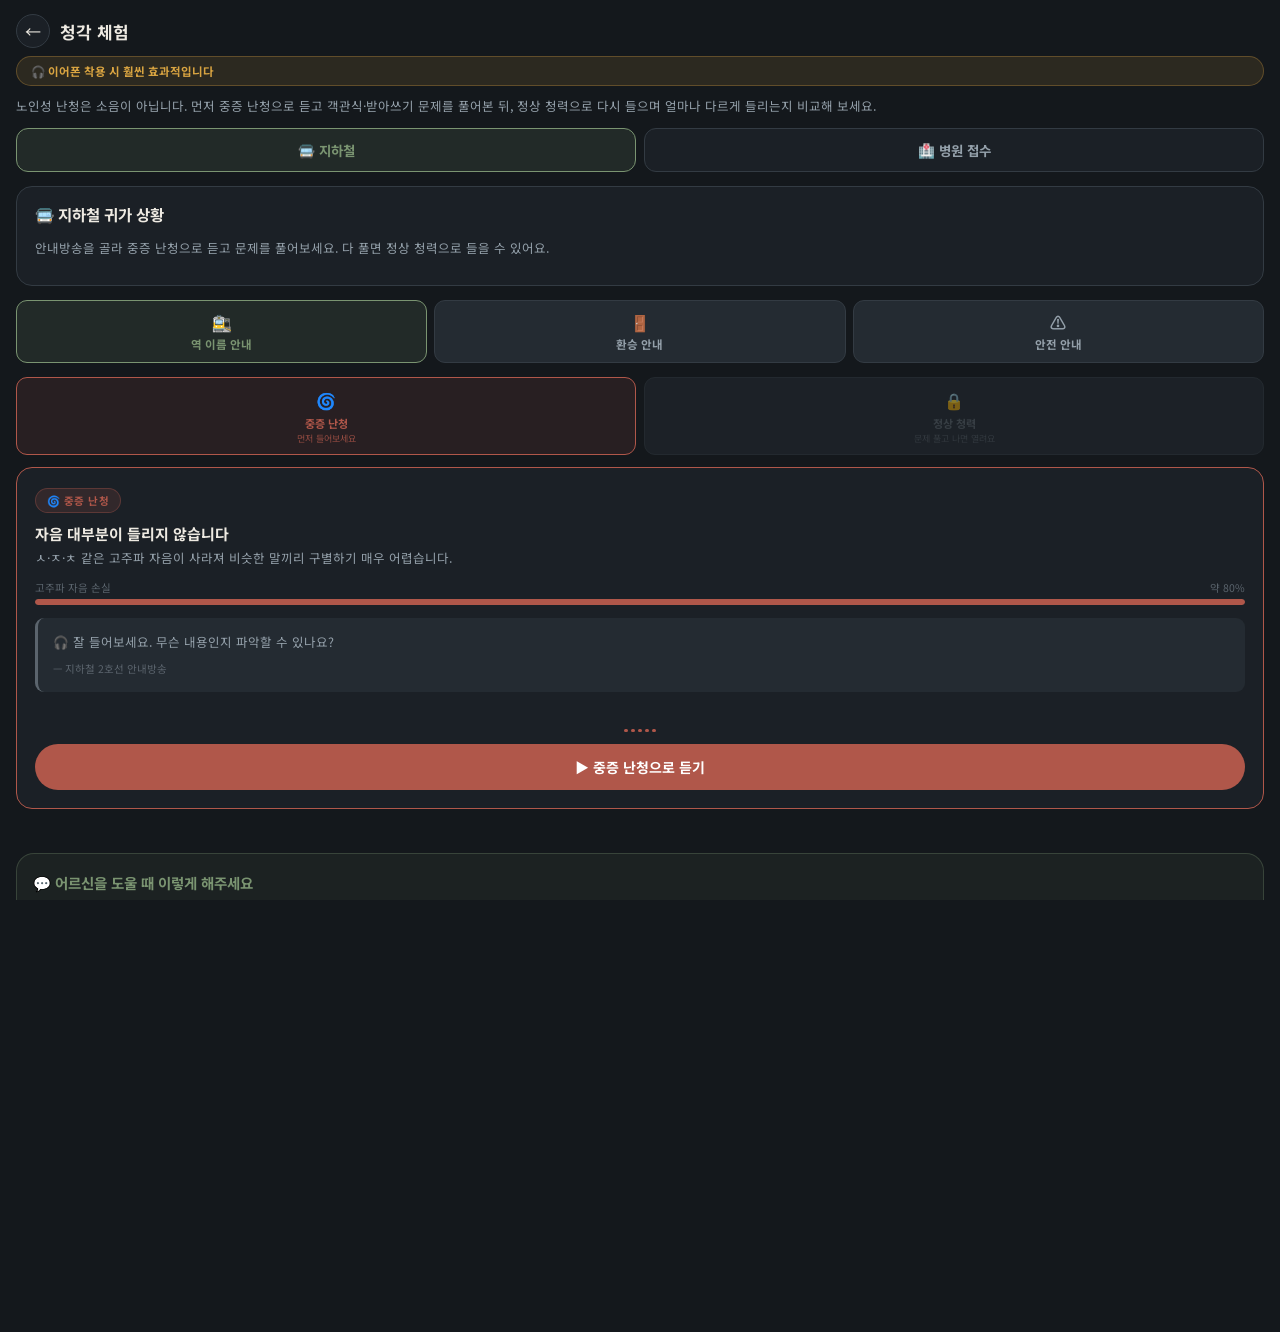
<file: hearing.html>
<!DOCTYPE html>
<html lang="ko">
<head>
<meta charset="UTF-8">
<meta name="viewport" content="width=device-width, initial-scale=1, maximum-scale=1, user-scalable=no, viewport-fit=cover">
<meta name="apple-mobile-web-app-capable" content="yes">
<meta name="apple-mobile-web-app-status-bar-style" content="black-translucent">
<meta name="theme-color" content="#14181C">
<title>청각 체험 · 중증 난청과 정상 청력 비교</title>
<link rel="preconnect" href="https://fonts.googleapis.com">
<link rel="preconnect" href="https://fonts.gstatic.com" crossorigin>
<link href="https://fonts.googleapis.com/css2?family=Noto+Sans+KR:wght@400;500;700;900&family=JetBrains+Mono:wght@400;500;700&display=swap" rel="stylesheet">
<link rel="stylesheet" href="assets/css/theme.css">
<style>
  html,body{ overflow-y:auto; overscroll-behavior-y:contain; }
  #app{ min-height:100%; display:flex; flex-direction:column; padding-top:var(--safe-top); padding-bottom:calc(24px + var(--safe-bottom)); }

  #topbar{ display:flex; align-items:center; gap:10px; padding:14px 16px 6px; }
  #homeBtn{ width:34px; height:34px; border-radius:50%; background:var(--bg-panel); border:1px solid var(--line); display:flex; align-items:center; justify-content:center; flex:0 0 auto; }
  #topbar h1{ font-size:17px; margin:0; flex:1; }

  .heroBadge{ margin:2px 16px 10px; display:inline-flex; align-items:center; gap:6px; background:rgba(217,164,65,.12); border:1px solid rgba(217,164,65,.3); color:var(--amber); font-size:11.5px; font-weight:700; padding:6px 14px; border-radius:99px; }
  .heroSub{ padding:0 16px 12px; font-size:12.5px; color:var(--ink-dim); line-height:1.6; }

  #modeTabs{ display:flex; gap:8px; padding:0 16px 14px; }
  .modetab{ flex:1; padding:11px 6px; border-radius:12px; border:1.5px solid var(--line); background:var(--bg-panel); color:var(--ink-dim); font-weight:700; font-size:13.5px; text-align:center; }
  .modetab.on{ border-color:var(--sage); background:rgba(122,148,113,.14); color:var(--sage); }

  .panel{ display:none; padding:0 16px; }
  .panel.on{ display:block; }

  .sithd{ background:var(--bg-panel); border:1px solid var(--line); border-radius:16px; padding:16px 18px; margin-bottom:14px; }
  .sithd h2{ font-size:15.5px; margin:0 0 4px; }
  .sithd p{ font-size:12.5px; color:var(--ink-dim); }

  .crow{ display:grid; gap:7px; margin-bottom:14px; }
  .crow.c2{ grid-template-columns:1fr 1fr; }
  .crow.c3{ grid-template-columns:1fr 1fr 1fr; }
  .cbtn{ padding:10px 4px; border:1.5px solid var(--line); border-radius:11px; background:var(--bg-panel-2); text-align:center; color:var(--ink-dim); font-size:11.5px; font-weight:700; line-height:1.4; }
  .cbtn.on{ border-color:var(--sage); background:rgba(122,148,113,.14); color:var(--sage); }
  .cico{ font-size:16px; display:block; margin-bottom:3px; }

  .cp{ display:none; } .cp.on{ display:block; }

  .lvrow{ display:grid; grid-template-columns:1fr 1fr; gap:8px; margin-bottom:12px; }
  .lvbtn{ padding:10px 4px 9px; border-radius:11px; border:1.5px solid var(--line); background:var(--bg-panel-2); text-align:center; color:var(--ink-faint); opacity:.55; }
  .lvbtn .lvico{ font-size:16px; display:block; margin-bottom:3px; }
  .lvbtn .lvnm{ display:block; font-size:11px; font-weight:700; }
  .lvbtn .lvsb{ display:block; font-size:9px; opacity:.8; margin-top:1px; }
  .lvbtn.lv1{ border-color:#5E9E6E; color:#5E9E6E; opacity:1; background:rgba(94,158,110,.1); }
  .lvbtn.lv3{ border-color:var(--brick); color:var(--brick); opacity:1; background:rgba(176,87,74,.12); }
  .lvbtn.locked{ opacity:.5; cursor:not-allowed; }

  .pcard{ border-radius:16px; padding:18px; border:1.5px solid var(--line); background:var(--bg-panel); margin-bottom:14px; }
  .pcard.lv1{ border-color:#5E9E6E; }
  .pcard.lv3{ border-color:var(--brick); }
  .pbadge{ display:inline-flex; align-items:center; font-size:10.5px; font-weight:700; letter-spacing:.04em; padding:4px 11px; border-radius:99px; margin-bottom:10px; }
  .pcard.lv1 .pbadge{ background:rgba(94,158,110,.14); color:#5E9E6E; border:1px solid rgba(94,158,110,.35); }
  .pcard.lv3 .pbadge{ background:rgba(176,87,74,.16); color:var(--brick); border:1px solid rgba(176,87,74,.35); }
  .ptitle{ font-size:15px; font-weight:700; margin-bottom:4px; }
  .pdesc{ font-size:12.5px; color:var(--ink-dim); margin-bottom:13px; }

  .lbar{ margin-bottom:13px; }
  .lbar-lbl{ display:flex; justify-content:space-between; font-size:10.5px; color:var(--ink-faint); margin-bottom:4px; }
  .lbar-tr{ background:var(--bg-panel-2); border-radius:99px; height:6px; overflow:hidden; }
  .lbar-fl{ height:100%; border-radius:99px; }
  .pcard.lv1 .lbar-fl{ background:#5E9E6E; }
  .pcard.lv3 .lbar-fl{ background:var(--brick); }

  .sbox-hidden{ background:var(--bg-panel-2); border-left:3px solid var(--ink-faint); border-radius:9px; padding:13px 15px; margin-bottom:12px; font-size:12.5px; color:var(--ink-dim); line-height:1.75; }
  .sbox-hidden .smeta{ font-size:10.5px; color:var(--ink-faint); margin-top:7px; }

  .waveWrap{ height:28px; display:flex; align-items:flex-end; justify-content:center; gap:3px; margin:8px 0 12px; }
  .waveWrap .b{ width:4px; border-radius:2px; height:3px; }
  .pcard.lv1 .waveWrap .b{ background:#5E9E6E; }
  .pcard.lv3 .waveWrap .b{ background:var(--brick); }

  .playbtn{ width:100%; padding:13px; border:none; border-radius:24px; font-weight:700; font-size:14px; color:#1B1300; }
  .pcard.lv1 .playbtn{ background:#5E9E6E; color:#0C1A10; }
  .pcard.lv3 .playbtn{ background:var(--brick); color:#fff; }
  .playbtn:disabled{ opacity:.55; }

  .qbox{ background:var(--bg-panel); border:1px solid var(--line); border-radius:16px; padding:18px; margin-top:14px; margin-bottom:6px; }
  .qbox h3{ font-size:14.5px; margin:0 0 3px; }
  .qsub{ color:var(--ink-faint); font-size:11.5px; margin-bottom:13px; }
  .qq{ font-size:13.5px; font-weight:700; margin-bottom:11px; line-height:1.5; }
  .qopts{ display:grid; grid-template-columns:1fr 1fr; gap:7px; margin-bottom:10px; }
  @media(max-width:380px){ .qopts{ grid-template-columns:1fr; } }
  .qopt{ background:var(--bg-panel-2); border:1.5px solid var(--line); border-radius:10px; padding:10px 11px; font-size:12.5px; color:var(--ink); text-align:left; font-weight:600; }
  .qopt.ok{ border-color:#5E9E6E; background:rgba(94,158,110,.16); color:#5E9E6E; }
  .qopt.ng{ border-color:var(--brick); background:rgba(176,87,74,.16); color:#E08A7D; }
  .qfb{ display:none; padding:10px 12px; border-radius:9px; font-size:12.5px; margin-bottom:10px; line-height:1.5; }
  .qfb.show{ display:block; }
  .qfb.ok{ background:rgba(94,158,110,.14); border:1px solid #5E9E6E; color:#5E9E6E; }
  .qfb.ng{ background:rgba(176,87,74,.14); border:1px solid var(--brick); color:#E08A7D; }
  .qnav{ display:flex; justify-content:space-between; align-items:center; }
  .qsc{ font-size:11.5px; color:var(--ink-faint); font-family:'JetBrains Mono',monospace; }
  .qnext{ background:var(--sage); color:#0C1A10; border:none; border-radius:20px; padding:9px 16px; font-size:12.5px; font-weight:700; display:none; }

  .qtype{ display:inline-block; font-size:10.5px; font-weight:700; padding:3px 9px; border-radius:99px; margin-bottom:8px; background:rgba(122,148,113,.14); color:var(--sage); border:1px solid rgba(122,148,113,.35); }
  .fsent{ font-size:14px; line-height:2.9; margin-bottom:10px; word-break:keep-all; }
  .fblank{ display:inline-block; position:relative; vertical-align:baseline; margin:0 3px; }
  .fblank input{ width:96px; border:none; border-bottom:2px solid var(--amber); background:transparent; color:var(--ink); font-family:inherit; font-size:14px; font-weight:700; text-align:center; padding:2px 4px; outline:none; border-radius:0; }
  .fblank.wide input{ width:124px; }
  .fblank.ok input{ border-color:#5E9E6E; color:#5E9E6E; }
  .fblank.ng input{ border-color:var(--brick); color:#E08A7D; text-decoration:line-through; }
  .fblank .fans{ display:none; position:absolute; left:50%; transform:translateX(-50%); top:100%; margin-top:-8px; white-space:nowrap; font-size:11px; font-weight:700; color:#5E9E6E; line-height:1.2; }
  .fblank.ng .fans{ display:block; }
  .fcheck{ width:100%; background:var(--amber); color:#1B1300; border:none; border-radius:22px; padding:11px; font-size:13.5px; font-weight:700; margin:4px 0 10px; }
  .fcheck:disabled{ opacity:.45; }
  .sumbox{ display:none; margin-top:16px; background:rgba(217,164,65,.1); border:1.5px solid rgba(217,164,65,.4); border-radius:16px; padding:16px 18px; text-align:center; }
  .sumbox.show{ display:block; }
  .sumbox h3{ font-size:14px; margin:0 0 6px; color:var(--amber); }
  .sumbox .sum-sc{ font-size:24px; font-weight:900; color:var(--amber); font-family:'JetBrains Mono',monospace; margin-bottom:6px; }
  .sumbox .sum-rows{ font-size:12px; color:var(--ink-dim); line-height:1.8; margin-bottom:6px; }
  .sumbox .sum-msg{ font-size:12.5px; color:var(--ink-dim); }

  .res{ text-align:center; padding:14px 6px 6px; }
  .res-em{ font-size:32px; margin-bottom:8px; }
  .res-sc{ font-size:21px; font-weight:900; color:var(--amber); margin-bottom:6px; font-family:'JetBrains Mono',monospace; }
  .res-msg{ color:var(--ink-dim); font-size:12.5px; margin-bottom:16px; }
  .res-unlock{ display:block; width:100%; background:rgba(217,164,65,.12); border:1px solid rgba(217,164,65,.35); color:var(--amber); border-radius:10px; padding:9px 12px; font-size:12px; font-weight:700; margin-bottom:14px; font-family:inherit; cursor:pointer; }
  .res-unlock:active{ background:rgba(217,164,65,.2); }
  .res-retry{ background:var(--bg-panel-2); border:1px solid var(--line); color:var(--ink-dim); border-radius:22px; padding:10px 20px; font-size:13px; font-weight:700; width:100%; }

  .tips{ margin:30px 16px 0; background:rgba(122,148,113,.08); border:1.5px solid rgba(122,148,113,.3); border-radius:18px; padding:18px 16px; }
  .tips h2{ font-size:14.5px; margin:0 0 12px; color:var(--sage); }
  .tgrid{ display:grid; grid-template-columns:1fr 1fr; gap:9px; }
  .tc{ background:var(--bg-panel); border:1px solid rgba(122,148,113,.25); border-radius:12px; padding:12px; }
  .tc .ico{ font-size:16px; margin-bottom:5px; }
  .tc strong{ display:block; font-size:12px; margin-bottom:2px; color:var(--sage); }
  .tc p{ font-size:10.5px; color:var(--ink-faint); line-height:1.5; }

  footer{ padding:24px 22px 0; font-size:11px; color:var(--ink-faint); text-align:center; }
</style>
</head>
<body>
<div id="app">
  <div id="topbar">
    <a id="homeBtn" href="index.html">&#8592;</a>
    <h1>청각 체험</h1>
  </div>

  <div class="heroBadge">&#127911; 이어폰 착용 시 훨씬 효과적입니다</div>
  <div class="heroSub">노인성 난청은 소음이 아닙니다. 먼저 중증 난청으로 듣고 객관식·받아쓰기 문제를 풀어본 뒤, 정상 청력으로 다시 들으며 얼마나 다르게 들리는지 비교해 보세요.</div>

  <div id="modeTabs">
    <button class="modetab on" data-sit="sw">&#128653; 지하철</button>
    <button class="modetab" data-sit="ho">&#127973; 병원 접수</button>
  </div>

  <div class="panel on" id="panel-sw">
    <div class="sithd"><h2>&#128653; 지하철 귀가 상황</h2><p>안내방송을 골라 중증 난청으로 듣고 문제를 풀어보세요. 다 풀면 정상 청력으로 들을 수 있어요.</p></div>
    <div class="crow c3" id="crow-sw"></div>
    <div id="cps-sw"></div>
    <div class="sumbox" id="sum-sw"></div>
  </div>

  <div class="panel" id="panel-ho">
    <div class="sithd"><h2>&#127973; 병원 접수창구 상황</h2><p>안내를 골라 중증 난청으로 듣고 문제를 풀어보세요. 다 풀면 정상 청력으로 들을 수 있어요.</p></div>
    <div class="crow c2" id="crow-ho"></div>
    <div id="cps-ho"></div>
    <div class="sumbox" id="sum-ho"></div>
  </div>

  <div class="tips">
    <h2>&#128172; 어르신을 도울 때 이렇게 해주세요</h2>
    <div class="tgrid">
      <div class="tc"><div class="ico">&#128483;&#65039;</div><strong>천천히, 또렷하게</strong><p>말 속도를 30% 낮추는 것만으로 이해도가 크게 높아집니다.</p></div>
      <div class="tc"><div class="ico">&#128064;</div><strong>얼굴 마주보고</strong><p>노인은 입 모양으로 말소리를 보완합니다. 마스크 착용 시 특히 중요합니다.</p></div>
      <div class="tc"><div class="ico">&#128221;</div><strong>중요 내용은 메모로</strong><p>시간&middot;장소&middot;번호는 적어 드리면 혼동을 막을 수 있습니다.</p></div>
      <div class="tc"><div class="ico">&#128277;</div><strong>소음 먼저 줄이기</strong><p>대기실 TV를 끄거나 조용한 곳으로 안내해 주세요.</p></div>
      <div class="tc"><div class="ico">&#128222;</div><strong>전화 대신 대면 안내</strong><p>중요한 내용은 문자 또는 대면으로 전달하세요.</p></div>
      <div class="tc"><div class="ico">&#128257;</div><strong>먼저 확인해 드리기</strong><p>"다시 말씀해 달라" 요청이 어려운 분이 많습니다.</p></div>
    </div>
  </div>

  <footer>한국보건복지인재원 &middot; 노인 청각 3단계 체험 프로그램</footer>
</div>

<script>
(function(){

var CONTENT = {
  sw: [
    { key:'sw0', label:'역 이름 안내', icon:'🚉', src:'지하철 2호선 안내방송',
      html:'이번 역은 <strong>시청</strong>, <strong>시청역</strong>입니다.<br>내리실 문은 <strong>오른쪽</strong>입니다.' },
    { key:'sw1', label:'환승 안내', icon:'🚪', src:'환승 안내방송',
      html:'<strong>종로3가역</strong>에서 내리시면 <strong>5호선</strong>,<br><strong>경의중앙선</strong>으로 환승하실 수 있습니다.' },
    { key:'sw2', label:'안전 안내', icon:'⚠️', src:'스크린도어 안전 안내',
      html:'스크린도어가 <strong>닫힙니다</strong>.<br>문에 기대거나 <strong>손을 끼우지</strong> 마세요.' },
  ],
  ho: [
    { key:'ph0', label:'이름 호명', icon:'📋', src:'내과 외래 접수창구',
      html:'다음 분 오세요. <strong>김정숙</strong> 님?<br>3번 진료실로 가시면 됩니다.' },
    { key:'ph1', label:'복약 안내', icon:'💊', src:'약국 복약 안내',
      html:'이 약은 <strong>혈압약</strong>입니다.<br><strong>하루 한 번</strong>, 아침 식후에 드세요.<br>물과 함께 끊지 말고 드셔야 합니다.' },
  ]
};

// 경증 단계는 쓰지 않는다 — 중증으로 먼저 듣고 문제를 푼 뒤 정상으로 확인하는 2단계 흐름.
// (인덱스 1=정상, 3=중증은 음성 파일 접미사 n/s와 맞추기 위해 그대로 둔다)
var LV = [null,
  {cls:'lv1', badge:'✅ 정상 청력', title:'모든 자음이 선명하게 들립니다',
   desc:'고주파 자음 포함 모든 소리가 또렷합니다. 방금 풀었던 답과 비교해 보세요.', loss:'0%'},
  null,
  {cls:'lv3', badge:'🌀 중증 난청', title:'자음 대부분이 들리지 않습니다',
   desc:'ㅅ·ㅈ·ㅊ 같은 고주파 자음이 사라져 비슷한 말끼리 구별하기 매우 어렵습니다.', loss:'약 80%'}
];
var LNAMES = ['정상 청력','경증 난청','중증 난청']; // 인덱스 lv-1 (경증은 사용하지 않음)
var SUFFS  = ['n','m','s'];

var curAudio = {sw:null, ho:null};
var curCi   = {sw:0, ho:0};
var curLv   = {sw:3, ho:3};
var RESULTS = {}; // 콘텐츠별(key) 마지막 점수 {s, tot} — 탭 총점 계산용
var vizTmr  = {sw:null, ho:null};
var QS      = {}; // 콘텐츠별(key) 퀴즈 진행 상태 — 방금 들은 안내에 해당하는 것만 채워짐
// 정상 청력은 중증을 먼저 듣고 문제를 다 풀어봐야("이게 맞았구나") 열리는
// 잠금 상태로 시작한다 — 처음부터 정상을 들으면 중증 체험 자체가 무의미해지기 때문.
var lv1Unlocked = {};

function buildPanel(sit){
  var items = CONTENT[sit];
  var crow = document.getElementById('crow-'+sit);
  crow.innerHTML = items.map(function(c,i){
    return '<button class="cbtn'+(i===0?' on':'')+'" onclick="selC(\''+sit+'\','+i+')">'
      +'<span class="cico">'+c.icon+'</span>'+c.label+'</button>';
  }).join('');
  var cps = document.getElementById('cps-'+sit);
  cps.innerHTML = items.map(function(c,i){
    return '<div class="cp'+(i===0?' on':'')+'" id="cp-'+sit+'-'+i+'">'
      +'<div id="pc-'+sit+'-'+i+'"></div>'
      +'<div class="qbox" id="qbox-'+sit+'-'+i+'" style="display:none"><h3>&#9999;&#65039; 문제 풀기</h3><div class="qsub">방금 중증 난청으로 들으신 내용으로 답해 보세요. 객관식 1문제, 받아쓰기 1문제예요.</div><div id="qb-'+sit+'-'+i+'"></div></div>'
      +'</div>';
  }).join('');
  renderCP(sit, 0, 3);
}

function renderCP(sit, ci, lv){
  var el = document.getElementById('pc-'+sit+'-'+ci);
  if(!el) return;
  var c = CONTENT[sit][ci], cfg = LV[lv];
  var unlocked = !!lv1Unlocked[c.key];

  var lvBtns = [[3,'🌀','중증 난청','먼저 들어보세요'],[1,'✅','정상 청력','원본 음성']]
    .map(function(nm){
      var idx=nm[0];
      if(idx===1 && !unlocked){
        return '<button class="lvbtn locked" disabled title="중증으로 듣고 문제를 다 풀면 열려요">'
          +'<span class="lvico">🔒</span>'
          +'<span class="lvnm">정상 청력</span>'
          +'<span class="lvsb">문제 풀고 나면 열려요</span></button>';
      }
      return '<button class="lvbtn'+(lv===idx?' lv'+idx:'')+'" onclick="setLv(\''+sit+'\','+ci+','+idx+')">'
        +'<span class="lvico">'+nm[1]+'</span>'
        +'<span class="lvnm">'+nm[2]+'</span>'
        +'<span class="lvsb">'+nm[3]+'</span></button>';
    }).join('');

  // 정상 단계에서도 안내 문구를 텍스트로 보여주지 않는다 — 텍스트를 한 번
  // 읽고 나면 중증으로 다시 들어도 "안 들려도 이미 답을 아는" 상태가
  // 되어, 실제로 얼마나 알아듣기 어려운지 비교 체험이 되지 않기 때문이다.
  var scriptBox = '<div class="sbox-hidden">🎧 잘 들어보세요. 무슨 내용인지 파악할 수 있나요?<div class="smeta">— '+c.src+'</div></div>';

  el.innerHTML =
    '<div class="lvrow">'+lvBtns+'</div>'
    +'<div class="pcard '+cfg.cls+'">'
      +'<div class="pbadge">'+cfg.badge+'</div>'
      +'<div class="ptitle">'+cfg.title+'</div>'
      +'<div class="pdesc">'+cfg.desc+'</div>'
      +'<div class="lbar">'
        +'<div class="lbar-lbl"><span>고주파 자음 손실</span><span>'+cfg.loss+'</span></div>'
        +'<div class="lbar-tr"><div class="lbar-fl" style="width:'+cfg.loss+'"></div></div>'
      +'</div>'
      +scriptBox
      +'<div class="waveWrap" id="viz-'+sit+'-'+ci+'">'
        +'<div class="b"></div><div class="b"></div><div class="b"></div><div class="b"></div><div class="b"></div>'
      +'</div>'
      +'<button class="playbtn" id="pb-'+sit+'-'+ci
        +'" onclick="playAudio(\''+sit+'\','+ci+','+lv+',this)">▶ '+LNAMES[lv-1]+'으로 듣기</button>'
    +'</div>';
}

function setLv(sit,ci,lv){
  if(lv===1 && !lv1Unlocked[CONTENT[sit][ci].key]) return;
  stopAudio(sit); curLv[sit]=lv; renderCP(sit,ci,lv);
}

function playAudio(sit,ci,lv,btn){
  if(curAudio[sit]){ stopAudio(sit); return; }

  var key = CONTENT[sit][ci].key+'_'+SUFFS[lv-1];
  btn.textContent='⏳ 로딩 중...'; btn.disabled=true;

  var audio = getAudio(key);
  try{ audio.currentTime=0; }catch(e){}

  function doPlay(){
    curAudio[sit]=audio;
    btn.textContent='■ 정지'; btn.disabled=false;
    var viz=document.getElementById('viz-'+sit+'-'+ci);
    if(viz){
      var bs=viz.querySelectorAll('.b');
      vizTmr[sit]=setInterval(function(){
        bs.forEach(function(b){ b.style.height=(Math.random()*17+3)+'px'; });
      },80);
    }
    var p=audio.play();
    if(p!==undefined) p.catch(function(){
      stopAudio(sit); btn.textContent='▶ 다시 시도'; btn.disabled=false;
    });
  }

  function onEnded(){
    audio.removeEventListener('ended',onEnded);
    stopAudio(sit);
    btn.textContent='▶ 다시 듣기';
    if(lv!==1) openQuiz(sit,ci); // 정상 청력은 퀴즈 정답 확인용이므로 다시 퀴즈를 띄우지 않는다
  }
  audio.addEventListener('ended',onEnded);

  audio.onerror=function(){
    audio.onerror=null;
    stopAudio(sit);
    btn.textContent='▶ 다시 시도'; btn.disabled=false;
  };

  if(audio.readyState>=3){ doPlay(); return; }
  audio.oncanplay=function(){ audio.oncanplay=null; doPlay(); };
  audio.load();
}

function stopAudio(sit){
  if(curAudio[sit]){
    curAudio[sit].pause();
    try{ curAudio[sit].currentTime=0; }catch(e){}
    curAudio[sit].oncanplay=null;
    curAudio[sit].onerror=null;
    curAudio[sit]=null;
  }
  if(vizTmr[sit]){ clearInterval(vizTmr[sit]); vizTmr[sit]=null; }
  var ci=curCi[sit], lv=curLv[sit];
  var viz=document.getElementById('viz-'+sit+'-'+ci);
  if(viz) viz.querySelectorAll('.b').forEach(function(b){ b.style.height='3px'; });
  var pb=document.getElementById('pb-'+sit+'-'+ci);
  if(pb){ pb.textContent='▶ '+LNAMES[lv-1]+'으로 듣기'; pb.disabled=false; }
}

function selC(sit,ci){
  stopAudio(sit); curCi[sit]=ci;
  document.querySelectorAll('#crow-'+sit+' .cbtn').forEach(function(b,i){
    b.className='cbtn'+(i===ci?' on':'');
  });
  CONTENT[sit].forEach(function(_,i){
    var cp=document.getElementById('cp-'+sit+'-'+i);
    if(cp) cp.className='cp'+(i===ci?' on':'');
  });
  if(curLv[sit]===1 && !lv1Unlocked[CONTENT[sit][ci].key]) curLv[sit]=3;
  renderCP(sit,ci,curLv[sit]);
}

document.querySelectorAll('.modetab').forEach(function(t){
  t.addEventListener('click', function(){
    ['sw','ho'].forEach(function(s){ stopAudio(s); });
    document.querySelectorAll('.modetab').forEach(function(x){ x.classList.remove('on'); });
    document.querySelectorAll('.panel').forEach(function(x){ x.classList.remove('on'); });
    t.classList.add('on');
    var sit = t.dataset.sit;
    document.getElementById('panel-'+sit).classList.add('on');
  });
});

// 콘텐츠(안내) 항목별로 객관식 1문제 + 받아쓰기(빈칸) 1문제 — 방금 들은 그 안내에 대해서만
// 나오도록 CONTENT의 key(예: sw0, ph1)별로 둔다. 두 문제의 답이 서로 겹치지 않게 나눴다.
// 객관식 보기는 중증 난청에서 실제로 헷갈리는 비슷한 소리로 구성한다.
// 받아쓰기 parts: 문자열은 그대로, {a:[정답, 인정 답...]}는 빈칸. 점수는 객관식 1점 + 빈칸당 1점.
var QD = {
  sw0:[ // 역 이름 안내
    {type:'mc', q:'"역 이름 안내" 방송에서 내리는 문의 방향은?',
     o:['왼쪽','오른쪽','양쪽 모두','앞쪽'],
     a:1, f:'"내리실 문은 오른쪽입니다"라고 안내했습니다. 중증 난청에서는 "오른쪽/왼쪽"의 받침이 뭉개져 반대쪽 문 앞에서 기다리기 쉽습니다.'},
    {type:'fill', q:'들린 역 이름을 빈칸에 써보세요.',
     parts:['이번 역은 ',{a:['시청','시청역']},', ',{a:['시청역','시청']},'입니다.'],
     f:'"이번 역은 시청, 시청역입니다." — ㅅ·ㅊ 자음이 사라져 "이엉", "니청"처럼 들리기 쉽습니다.'},
  ],
  sw1:[ // 환승 안내
    {type:'mc', q:'"환승 안내" 방송에서 어느 역에서 내려야 환승할 수 있나요?',
     o:['종로5가역','종각역','종로3가역','동대문역'],
     a:2, f:'"종로3가역에서 내리시면"이라고 안내했습니다. "3가/5가", "종로/종각"은 중증 난청에서 거의 구별되지 않습니다.'},
    {type:'fill', q:'환승할 수 있는 노선을 빈칸에 써보세요.',
     parts:['종로3가역에서 내리시면 ',{a:['5호선','오호선','5','오']},', ',{a:['경의중앙선','경의중앙'],wide:true},'으로 환승하실 수 있습니다.'],
     f:'"5호선, 경의중앙선으로 환승하실 수 있습니다." — 숫자와 긴 노선 이름은 특히 놓치기 쉽습니다.'},
  ],
  sw2:[ // 안전 안내
    {type:'mc', q:'"안전 안내" 방송에서 닫힌다고 안내한 것은?',
     o:['스크린도어','열차 출입문','개찰구','엘리베이터'],
     a:0, f:'"스크린도어가 닫힙니다"라고 안내했습니다.'},
    {type:'fill', q:'하지 말라고 한 행동을 빈칸에 써보세요.',
     parts:['문에 기대거나 ',{a:['손을 끼우지','손 끼우지'],wide:true},' 마세요.'],
     f:'"문에 기대거나 손을 끼우지 마세요." — 안전 안내를 놓치면 문에 손이 끼는 사고로 이어질 수 있습니다.'},
  ],
  ph0:[ // 이름 호명
    {type:'mc', q:'"이름 호명" 안내에서 호명된 환자 이름은?',
     o:['김정욱','김정수','김정숙','이정숙'],
     a:2, f:'"김정숙 님?"이라고 호명했습니다. 중증 난청에서는 끝 자음(ㅅ)이 손실되어 "김정욱"처럼 들리기 쉽습니다.'},
    {type:'fill', q:'안내된 진료실 번호를 빈칸에 써보세요.',
     parts:[{a:['3','삼','3번','삼번']},'번 진료실로 가시면 됩니다.'],
     f:'"3번 진료실로 가시면 됩니다." — 숫자가 뭉개지면 다른 진료실 앞에서 하염없이 기다리시게 됩니다.'},
  ],
  ph1:[ // 복약 안내
    {type:'mc', q:'"복약 안내"에서 설명한 약의 종류는?',
     o:['혈당약','혈행약','혈압약','혈액약'],
     a:2, f:'"이 약은 혈압약입니다"라고 안내했습니다. "혈압/혈당/혈행"은 중증 난청에서 거의 구별되지 않습니다.'},
    {type:'fill', q:'복용 방법을 빈칸에 써보세요.',
     parts:[{a:['하루 한 번','하루 1번','하루 일 번','1일 1회','하루 1회','하루 한 차례'],wide:true},', 아침 식후에 드세요. 물과 함께 ',{a:['끊지 말고','끊지 마시고'],wide:true},' 드셔야 합니다.'],
     f:'"하루 한 번, 아침 식후에 드세요. 물과 함께 끊지 말고 드셔야 합니다." — "한 번"이 "세 번"처럼, "끊지 말고"가 "끊이 말고"처럼 들려 과복용·복약 중단 위험이 생깁니다.'},
  ]
};
function qPoints(q){ return q.type==='fill' ? q.parts.filter(function(p){ return typeof p!=='string'; }).length : 1; }
function totalPoints(key){ return QD[key].reduce(function(n,q){ return n+qPoints(q); },0); }
// 띄어쓰기·문장부호·대소문자 차이는 무시하고 비교한다
function normAns(v){ return String(v||'').toLowerCase().replace(/[\s.,?!~·'"“”‘’()\-]/g,''); }
function isRightBlank(v, p){ var n=normAns(v); return n!=='' && p.a.some(function(x){ return normAns(x)===n; }); }

// 재생이 끝날 때마다 항상 새로 호출된다 — 이전에 이미 풀었던 상태가
// 남아있어도 여기서 무조건 처음부터 다시 채점 상태를 만들기 때문에,
// "퀴즈를 풀고 다시 들으러 가면 풀린 상태 그대로"였던 문제가 생기지 않는다.
function openQuiz(sit,ci){
  var key = CONTENT[sit][ci].key;
  QS[key] = {i:0,s:0};
  var box = document.getElementById('qbox-'+sit+'-'+ci);
  if(box) box.style.display='block';
  renderQ(sit,ci);
}
function navHtml(sit,ci,key,s,qs){
  return '<div class="qfb" id="fb-'+sit+'-'+ci+'"></div>'
    +'<div class="qnav"><span class="qsc">점수 '+s.s+' / '+totalPoints(key)+'</span>'
    +'<button class="qnext" id="qn-'+sit+'-'+ci+'" onclick="nextQ(\''+sit+'\','+ci+')">'
    +(s.i+1<qs.length?'다음 문제 →':'결과 보기 🎉')+'</button></div>';
}
function renderQ(sit,ci){
  var key = CONTENT[sit][ci].key;
  var qs=QD[key], s=QS[key], el=document.getElementById('qb-'+sit+'-'+ci);
  if(!el||!s) return;
  if(s.i>=qs.length){ showRes(sit,ci,el); return; }
  var q=qs[s.i];
  var head='<div class="qtype">Q'+(s.i+1)+' · '+(q.type==='fill'?'받아쓰기':'객관식')+'</div><div class="qq">'+q.q+'</div>';
  if(q.type==='fill'){
    var bi=0, sent='<div class="fsent">';
    q.parts.forEach(function(p){
      if(typeof p==='string'){ sent+=p; return; }
      sent+='<span class="fblank'+(p.wide?' wide':'')+'" id="fbl-'+sit+'-'+ci+'-'+bi+'">'
        +'<input type="text" id="fin-'+sit+'-'+ci+'-'+bi+'" placeholder="?" autocomplete="off" autocapitalize="off" spellcheck="false" enterkeyhint="done">'
        +'<span class="fans">'+p.a[0]+'</span></span>';
      bi++;
    });
    sent+='</div>';
    el.innerHTML=head+sent
      +'<button class="fcheck" id="fck-'+sit+'-'+ci+'" onclick="checkFill(\''+sit+'\','+ci+')">정답 확인</button>'
      +navHtml(sit,ci,key,s,qs);
    el.querySelectorAll('.fblank input').forEach(function(inp){
      inp.addEventListener('keydown', function(e){ if(e.key==='Enter'){ e.preventDefault(); checkFill(sit,ci); } });
    });
    return;
  }
  var html=head+'<div class="qopts">';
  q.o.forEach(function(opt,k){ html+='<button class="qopt" onclick="ansQ(\''+sit+'\','+ci+','+k+')">'+opt+'</button>'; });
  html+='</div>'+navHtml(sit,ci,key,s,qs);
  el.innerHTML=html;
}
function showFeedback(sit,ci,key,good,text){
  var fb=document.getElementById('fb-'+sit+'-'+ci);
  fb.textContent=(good?'✅ ':'❌ ')+text;
  fb.className='qfb show '+(good?'ok':'ng');
  var sc=document.querySelector('#qb-'+sit+'-'+ci+' .qsc');
  if(sc) sc.textContent='점수 '+QS[key].s+' / '+totalPoints(key);
  document.getElementById('qn-'+sit+'-'+ci).style.display='block';
}
function ansQ(sit,ci,chosen){
  var key = CONTENT[sit][ci].key;
  var q=QD[key][QS[key].i];
  var opts=document.querySelectorAll('#qb-'+sit+'-'+ci+' .qopt');
  if(opts[0] && opts[0].disabled) return;
  opts.forEach(function(o){ o.disabled=true; });
  opts[q.a].classList.add('ok');
  if(chosen!==q.a) opts[chosen].classList.add('ng');
  else QS[key].s++;
  showFeedback(sit,ci,key,chosen===q.a,q.f);
}
function checkFill(sit,ci){
  var key = CONTENT[sit][ci].key;
  var q=QD[key][QS[key].i];
  var btn=document.getElementById('fck-'+sit+'-'+ci);
  if(!btn || btn.disabled) return;
  btn.disabled=true;
  var blanks=q.parts.filter(function(p){ return typeof p!=='string'; });
  var right=0;
  blanks.forEach(function(p,i){
    var inp=document.getElementById('fin-'+sit+'-'+ci+'-'+i);
    var wrap=document.getElementById('fbl-'+sit+'-'+ci+'-'+i);
    inp.disabled=true;
    var ok=isRightBlank(inp.value,p);
    if(!inp.value.trim()) inp.value='(빈칸)';
    wrap.classList.add(ok?'ok':'ng');
    if(ok) right++;
  });
  QS[key].s+=right;
  var lead = right===blanks.length ? '빈칸 '+blanks.length+'개 모두 맞혔어요! ' : '빈칸 '+blanks.length+'개 중 '+right+'개 맞혔어요. ';
  showFeedback(sit,ci,key,right===blanks.length,lead+q.f);
}
function nextQ(sit,ci){ var key=CONTENT[sit][ci].key; QS[key].i++; renderQ(sit,ci); }
function showRes(sit,ci,el){
  var key = CONTENT[sit][ci].key;
  var s=QS[key],tot=totalPoints(key),pct=Math.round(s.s/tot*100);
  var em=pct>=100?'🏆':pct>=50?'👍':'💪';
  var msg=pct>=100?'훌륭합니다! 중증 난청 음성인데도 모두 맞히셨어요.':
          pct>=50?'잘 하셨어요! 하지만 어르신들은 이 정도로도 놓치는 정보가 생겨요.':
                  '거의 알아듣기 어려우셨죠? 어르신들이 매일 겪는 상황이에요.';
  var wasLocked = !lv1Unlocked[key];
  lv1Unlocked[key] = true;
  RESULTS[key] = {s:s.s, tot:tot};
  el.innerHTML='<div class="res"><div class="res-em">'+em+'</div>'
    +'<div class="res-sc">'+s.s+' / '+tot+'점</div>'
    +'<div class="res-msg">'+msg+'</div>'
    +'<button class="res-unlock" onclick="goListenNormal(\''+sit+'\','+ci+')">🔓 이제 위에서 정상 청력으로 들으며 정답을 확인해보세요.</button>'
    +'<button class="res-retry" onclick="retryQ(\''+sit+'\','+ci+')">🔄 다시 풀기</button></div>';
  if(wasLocked) renderCP(sit,ci,curLv[sit]);
  renderSummary(sit);
}
function retryQ(sit,ci){ var key=CONTENT[sit][ci].key; QS[key]={i:0,s:0}; renderQ(sit,ci); }

// 상황(지하철/병원)의 안내를 모두 풀면 그 탭의 총점을 보여준다 — 다시 풀면 마지막 점수로 갱신
function renderSummary(sit){
  var box=document.getElementById('sum-'+sit);
  if(!box) return;
  var items=CONTENT[sit];
  var done=items.filter(function(c){ return RESULTS[c.key]; });
  if(done.length<items.length){ box.className='sumbox'; return; }
  var s=0,tot=0;
  var rows=items.map(function(c){ var r=RESULTS[c.key]; s+=r.s; tot+=r.tot; return c.icon+' '+c.label+' '+r.s+' / '+r.tot+'점'; });
  var pct=Math.round(s/tot*100);
  var msg=pct>=80?'중증 난청 음성으로도 꽤 알아들으셨네요. 그래도 어르신께는 천천히, 또렷하게 다시 안내해 주세요.':
          pct>=50?'절반 정도만 알아들을 수 있었어요. 어르신들은 이렇게 놓친 정보로 길을 잃거나 약을 잘못 드시기도 해요.':
                  '대부분 알아듣기 어려우셨죠? 중요한 내용은 얼굴을 마주 보고 메모로도 전달해 주세요.';
  box.innerHTML='<h3>'+(sit==='sw'?'🚇 지하철':'🏥 병원 접수')+' 총점</h3>'
    +'<div class="sum-sc">'+s+' / '+tot+'점</div>'
    +'<div class="sum-rows">'+rows.join('<br>')+'</div>'
    +'<div class="sum-msg">'+msg+'</div>';
  box.className='sumbox show';
}

// 결과 화면의 "정상 청력으로 확인" 버튼 — 위쪽 레벨 선택 화면으로 스크롤하면서
// 바로 정상 청력을 선택해 둬, 사용자가 재생 버튼만 누르면 되게 한다.
function goListenNormal(sit,ci){
  setLv(sit,ci,1);
  var el = document.getElementById('pc-'+sit+'-'+ci);
  if(el) el.scrollIntoView({behavior:'smooth', block:'start'});
}

var audioPool = {};
function getAudio(key){
  if(!audioPool[key]){
    var a = document.createElement('audio');
    a.preload = 'none';
    a.src = 'assets/audio/'+key+'.mp3';
    audioPool[key] = a;
  }
  return audioPool[key];
}

window.selC = selC; window.setLv = setLv; window.playAudio = playAudio;
window.ansQ = ansQ; window.nextQ = nextQ; window.retryQ = retryQ; window.checkFill = checkFill;
window.goListenNormal = goListenNormal;

['sw','ho'].forEach(function(sit){ buildPanel(sit); });

})();
</script>
</body>
</html>
</file>
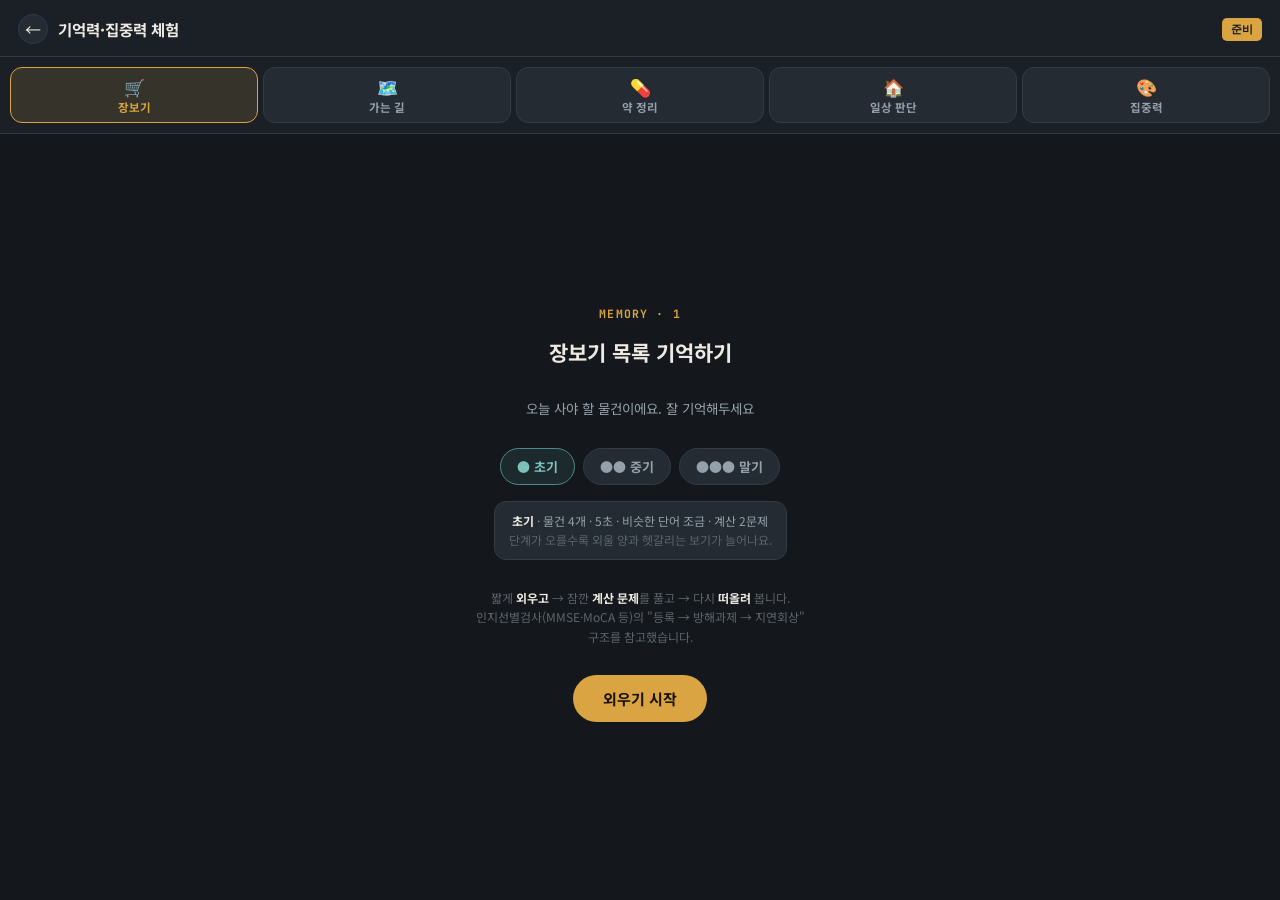
<file: memory.html>
<!DOCTYPE html>
<html lang="ko">
<head>
<meta charset="UTF-8">
<meta name="viewport" content="width=device-width, initial-scale=1, maximum-scale=1, user-scalable=no, viewport-fit=cover">
<meta name="apple-mobile-web-app-capable" content="yes">
<meta name="apple-mobile-web-app-status-bar-style" content="black-translucent">
<meta name="apple-mobile-web-app-title" content="기억력체험">
<meta name="theme-color" content="#14181C">
<title>기억력·집중력 체험 · 어르신 인지 체험</title>
<link rel="preconnect" href="https://fonts.googleapis.com">
<link rel="preconnect" href="https://fonts.gstatic.com" crossorigin>
<link href="https://fonts.googleapis.com/css2?family=Noto+Sans+KR:wght@400;500;700;900&family=JetBrains+Mono:wght@400;500;700&display=swap" rel="stylesheet">
<style>
  :root{
    --bg-deep:#14181C; --bg-panel:#1B2026; --bg-panel-2:#242B32;
    --ink:#EEEAE2; --ink-dim:#94A0AA; --ink-faint:#5B646D;
    --amber:#D9A441; --amber-dim:#8A6C33; --teal:#4C8B87; --brick:#B0574A; --line:#333B43;
    --safe-top: env(safe-area-inset-top, 0px); --safe-bottom: env(safe-area-inset-bottom, 0px);
  }
  *{box-sizing:border-box; -webkit-tap-highlight-color:transparent; user-select:none;}
  html,body{ margin:0; padding:0; width:100%; height:100%; background:var(--bg-deep); color:var(--ink);
    font-family:'Noto Sans KR',sans-serif; overflow:hidden; overscroll-behavior:none; }
  .mono{ font-family:'JetBrains Mono',monospace; }
  #app{ position:fixed; inset:0; display:flex; flex-direction:column; }

  #topbar{ flex-shrink:0; padding: calc(var(--safe-top) + 14px) 18px 12px;
    display:flex; align-items:center; gap:10px; justify-content:space-between; background:var(--bg-panel); border-bottom:1px solid var(--line); }
  #topbar h1{ margin:0; font-size:15.5px; font-weight:700; flex:1; }
  #homeBtn{ width:30px; height:30px; border-radius:50%; background:var(--bg-panel-2); border:1px solid var(--line);
    display:flex; align-items:center; justify-content:center; color:var(--ink); text-decoration:none; flex-shrink:0; }
  #phaseBadge{ font-family:'JetBrains Mono',monospace; font-size:11px; font-weight:700; color:var(--bg-deep);
    background:var(--amber); padding:4px 9px; border-radius:5px; white-space:nowrap; }

  /* 체험별 탭 — 각 체험을 이어서가 아니라 원하는 것부터 따로 해볼 수 있게 */
  #tabs{ flex-shrink:0; display:grid; grid-template-columns:repeat(5,1fr); gap:5px; padding:10px 10px; background:var(--bg-panel); border-bottom:1px solid var(--line); }
  .tab{ background:var(--bg-panel-2); border:1.5px solid var(--line); border-radius:12px; padding:8px 2px 7px; color:var(--ink-dim);
    font-family:'Noto Sans KR',sans-serif; font-size:11.5px; font-weight:700; line-height:1.3; cursor:pointer; }
  .tab .ti{ display:block; font-size:17px; margin-bottom:2px; }
  .tab.on{ border-color:var(--amber); background:rgba(217,164,65,0.14); color:var(--amber); }

  /* 내용이 길어 넘칠 때 위쪽이 잘리지 않도록 가운데 정렬은 margin:auto로 처리 */
  #stage{ position:relative; flex:1; min-height:0; overflow-y:auto;
    display:flex; flex-direction:column; align-items:center; justify-content:flex-start; padding:22px 20px 28px; text-align:center; gap:18px; }
  #stage > :first-child{ margin-top:auto; }
  #stage > :last-child{ margin-bottom:auto; }

  .eyebrow{ font-family:'JetBrains Mono',monospace; font-size:11.5px; font-weight:700; letter-spacing:.1em; color:var(--amber); }
  .title{ font-size:21px; font-weight:700; margin:0; }
  .desc{ font-size:13.5px; color:var(--ink-dim); line-height:1.65; max-width:340px; }

  .bigbtn{ background:var(--amber); color:#1B1300; border:none; font-family:'Noto Sans KR',sans-serif;
    font-weight:700; font-size:15px; padding:13px 30px; border-radius:30px; cursor:pointer; }
  .ghostbtn{ background:var(--bg-panel-2); color:var(--ink-dim); border:1px solid var(--line); font-family:'Noto Sans KR',sans-serif;
    font-weight:700; font-size:14px; padding:11px 24px; border-radius:26px; cursor:pointer; }

  #timerRing{ width:88px; height:88px; }
  #timerRing circle{ fill:none; stroke-width:6; }
  #timerRing .bg{ stroke:var(--line); }
  #timerRing .fg{ stroke:var(--amber); stroke-linecap:round; transform:rotate(-90deg); transform-origin:50% 50%; transition:stroke-dashoffset .2s linear; }
  #timerNum{ font-family:'JetBrains Mono',monospace; font-size:22px; font-weight:700; fill:var(--ink); }

  .itemGrid{ display:grid; grid-template-columns:repeat(2,1fr); gap:10px; max-width:320px; width:100%; }
  .itemCard{ background:var(--bg-panel-2); border:1px solid var(--line); border-radius:14px; padding:16px 8px; font-size:16px; font-weight:700; }

  .chipGrid{ display:flex; flex-wrap:wrap; gap:9px; justify-content:center; max-width:360px; }
  .chip{ background:var(--bg-panel-2); border:1.5px solid var(--line); border-radius:20px; padding:10px 16px;
    font-size:14.5px; font-weight:700; color:var(--ink); cursor:pointer; }
  .chip.selected{ border-color:var(--amber); background:rgba(217,164,65,0.16); color:var(--amber); }
  .chip.picked{ border-color:var(--teal); background:rgba(76,139,135,0.16); color:var(--teal); }
  .chip.disabled{ opacity:.35; pointer-events:none; }

  .mathQ{ font-size:30px; font-weight:700; font-family:'JetBrains Mono',monospace; }
  .optRow{ display:flex; gap:10px; flex-wrap:wrap; justify-content:center; }
  .opt{ background:var(--bg-panel-2); border:1.5px solid var(--line); border-radius:14px; padding:14px 22px;
    font-size:17px; font-weight:700; font-family:'JetBrains Mono',monospace; color:var(--ink); cursor:pointer; }
  .opt.correct{ border-color:var(--teal); background:rgba(76,139,135,0.2); color:var(--teal); }
  .opt.wrong{ border-color:var(--brick); background:rgba(176,87,74,0.2); color:var(--brick); }

  #numpadDisplay{ font-family:'JetBrains Mono',monospace; font-size:26px; letter-spacing:.08em; color:var(--ink);
    background:var(--bg-panel-2); border:1px solid var(--line); border-radius:12px; padding:14px 20px; min-width:220px; }
  #numpad{ display:grid; grid-template-columns:repeat(3,1fr); gap:8px; max-width:260px; width:100%; }
  .numkey{ background:var(--bg-panel-2); border:1px solid var(--line); border-radius:12px; padding:14px 0;
    font-size:19px; font-weight:700; color:var(--ink); cursor:pointer; font-family:'JetBrains Mono',monospace; }
  .numkey.wide{ grid-column:span 1; }

  .orderList{ display:flex; gap:8px; flex-wrap:wrap; justify-content:center; min-height:40px; }
  .orderTag{ background:rgba(217,164,65,0.16); border:1.5px solid var(--amber); color:var(--amber);
    border-radius:14px; padding:8px 12px; font-size:13px; font-weight:700; }

  .rxList{ display:flex; flex-direction:column; gap:10px; max-width:300px; width:100%; }
  .rxRow{ display:flex; align-items:center; gap:12px; background:var(--bg-panel-2); border:1px solid var(--line);
    border-radius:14px; padding:12px 16px; text-align:left; }
  .rxDot{ width:16px; height:16px; border-radius:50%; flex-shrink:0; }
  .rxName{ font-size:14.5px; font-weight:700; flex:1; }
  .rxTime{ font-size:12.5px; font-weight:700; color:var(--ink-dim); }

  .slotRow{ display:flex; gap:8px; max-width:360px; width:100%; }
  .slotBox{ flex:1; background:var(--bg-panel-2); border:1.5px dashed var(--line); border-radius:14px;
    padding:10px 6px; min-height:74px; display:flex; flex-direction:column; align-items:center; gap:6px; }
  .slotBox.ready{ border-style:solid; border-color:var(--amber); }
  .slotLabel{ font-size:12px; font-weight:700; color:var(--ink-dim); }
  .slotPills{ display:flex; flex-wrap:wrap; gap:4px; justify-content:center; }
  .slotPill{ width:26px; height:26px; border-radius:50%; border:1.5px solid rgba(0,0,0,0.25); cursor:pointer; }

  .pillChip{ background:var(--bg-panel-2); border:1.5px solid var(--line); border-radius:20px; padding:9px 14px 9px 10px;
    font-size:13.5px; font-weight:700; color:var(--ink); cursor:pointer; display:flex; align-items:center; gap:7px; }
  .pillChip .rxDot{ width:13px; height:13px; }
  .pillChip.selected{ border-color:var(--amber); background:rgba(217,164,65,0.16); color:var(--amber); }

  .resultScore{ font-family:'JetBrains Mono',monospace; font-size:40px; font-weight:700; color:var(--amber); }
  .resultLabel{ font-size:13px; color:var(--ink-dim); }
  .note{ background:var(--bg-panel-2); border:1px solid var(--line); border-radius:14px; padding:14px 16px;
    font-size:13px; color:var(--ink-dim); line-height:1.65; max-width:340px; text-align:left; }
  .note b{ color:var(--amber); }

  .resultLists{ display:flex; flex-direction:column; gap:8px; max-width:340px; width:100%; text-align:left; font-size:13px; line-height:1.6; }
  .resultLists .rl{ background:var(--bg-panel-2); border:1px solid var(--line); border-radius:12px; padding:10px 14px; }
  .resultLists .rl b{ display:block; font-size:11.5px; margin-bottom:2px; }
  .reflect{ background:var(--bg-panel-2); border:1px solid var(--line); border-left:3px solid var(--amber); border-radius:0 14px 14px 0;
    padding:14px 16px; max-width:340px; width:100%; text-align:left; }
  .reflect .rt{ font-size:11.5px; font-weight:700; color:var(--amber); letter-spacing:.06em; margin-bottom:8px; }
  .reflect .rq{ font-size:13px; color:var(--ink-dim); line-height:1.65; padding-left:14px; position:relative; margin-bottom:6px; }
  .reflect .rq::before{ content:'—'; position:absolute; left:0; color:var(--amber); }
  .btnRow{ display:flex; gap:10px; flex-wrap:wrap; justify-content:center; }

  /* 단계(초기·중기·말기) 선택 */
  .lvRow{ display:flex; gap:8px; justify-content:center; }
  .lvPill{ background:var(--bg-panel-2); border:1.5px solid var(--line); border-radius:20px; padding:8px 16px; font-size:13px; font-weight:700;
    color:var(--ink-dim); font-family:'Noto Sans KR',sans-serif; cursor:pointer; }
  .lvPill.on.l1{ border-color:var(--teal); color:#7FC0BB; background:rgba(76,139,135,0.16); }
  .lvPill.on.l2{ border-color:var(--amber); color:var(--amber); background:rgba(217,164,65,0.14); }
  .lvPill.on.l3{ border-color:var(--brick); color:#E08A7D; background:rgba(176,87,74,0.16); }
  .lvInfo{ font-size:12px; color:var(--ink-dim); background:var(--bg-panel-2); border:1px solid var(--line); border-radius:12px; padding:9px 14px; max-width:340px; line-height:1.6; }

  /* 집중력(스트룹) */
  .stWord{ font-size:46px; font-weight:900; letter-spacing:4px; min-height:70px; display:flex; align-items:center; justify-content:center; }
  .stTv{ font-size:13px; font-weight:700; color:var(--ink-faint); background:var(--bg-panel-2); border:1px solid var(--line); border-radius:10px;
    padding:6px 12px; min-height:30px; max-width:340px; width:100%; overflow:hidden; white-space:nowrap; }
  .stBtns{ display:grid; grid-template-columns:repeat(2,1fr); gap:9px; max-width:340px; width:100%; }
  .stBtn{ background:var(--bg-panel-2); border:1.5px solid var(--line); border-radius:12px; padding:13px 8px; font-size:15px; font-weight:700;
    color:var(--ink); font-family:'Noto Sans KR',sans-serif; cursor:pointer; display:flex; align-items:center; justify-content:center; gap:8px; }
  .stBtn i{ width:14px; height:14px; border-radius:50%; display:inline-block; }
  .stBtn.ok{ border-color:var(--teal); background:rgba(76,139,135,0.2); }
  .stBtn.ng{ border-color:var(--brick); background:rgba(176,87,74,0.2); }
  .stMeta{ font-size:12px; color:var(--ink-dim); font-family:'JetBrains Mono',monospace; }

  /* 일상 판단 */
  .dProg{ display:flex; gap:4px; max-width:360px; width:100%; }
  .dProg i{ flex:1; height:5px; border-radius:3px; background:var(--bg-panel-2); }
  .dProg i.ok{ background:var(--teal); } .dProg i.ng{ background:var(--brick); } .dProg i.cur{ background:var(--amber); }
  .dCard{ max-width:360px; width:100%; text-align:left; display:flex; flex-direction:column; gap:10px; }
  .dScene{ background:var(--bg-panel-2); border:1px solid var(--line); border-radius:14px; padding:13px 15px; font-size:14.5px; line-height:1.7; color:var(--ink); }
  .dMind{ background:rgba(176,87,74,0.08); border:1px solid rgba(176,87,74,0.3); border-radius:14px; padding:12px 15px; font-size:13px; line-height:1.7; color:var(--ink-dim); }
  .dMind .ml{ font-size:11px; font-weight:700; color:#E08A7D; margin-bottom:4px; }
  .dMind .th{ font-style:italic; margin-top:6px; }
  .dQ{ font-size:14.5px; font-weight:700; line-height:1.55; margin-top:4px; }
  .dOpts{ display:flex; flex-direction:column; gap:8px; }
  .dOpt{ background:var(--bg-panel-2); border:1.5px solid var(--line); border-radius:12px; padding:12px 14px; font-size:13.5px; line-height:1.5;
    color:var(--ink); text-align:left; font-family:'Noto Sans KR',sans-serif; cursor:pointer; }
  .dOpt.correct{ border-color:var(--teal); background:rgba(76,139,135,0.18); color:#7FC0BB; }
  .dOpt.wrong{ border-color:var(--brick); background:rgba(176,87,74,0.18); color:#E08A7D; }
  .dFb{ border-radius:12px; padding:11px 14px; font-size:13px; line-height:1.65; }
  .dFb.ok{ background:rgba(76,139,135,0.14); border:1px solid var(--teal); color:#7FC0BB; }
  .dFb.ng{ background:rgba(176,87,74,0.14); border:1px solid var(--brick); color:#E08A7D; }
</style>
</head>
<body>
<div id="app">
  <div id="topbar">
    <a id="homeBtn" href="index.html">&#8592;</a>
    <h1>기억력·집중력 체험</h1>
    <span id="phaseBadge" class="mono">시작 전</span>
  </div>
  <div id="tabs">
    <button class="tab on" data-tab="0"><span class="ti">&#128722;</span>장보기</button>
    <button class="tab" data-tab="1"><span class="ti">&#128506;&#65039;</span>가는 길</button>
    <button class="tab" data-tab="2"><span class="ti">&#128138;</span>약 정리</button>
    <button class="tab" data-tab="3"><span class="ti">&#127968;</span>일상 판단</button>
    <button class="tab" data-tab="4"><span class="ti">&#127912;</span>집중력</button>
  </div>
  <div id="stage"></div>
</div>

<script>
(function(){
  "use strict";

  const stage = document.getElementById('stage');
  const phaseBadge = document.getElementById('phaseBadge');

  // ---------------- scenario definitions ----------------
  // 단계(초기·중기·말기)는 외우는 시간을 무리하게 줄이지 않고, 외울 양·헷갈리는 보기·방해과제 길이로
  // 난이도를 올린다. 항목이 늘면 외우는 시간도 조금 늘려 항목 하나당 시간은 넉넉하게 유지한다.
  const LEVEL_NAMES = ['','초기','중기','말기'];
  const GROCERY_SIMILAR = { '우유':'두유', '계란':'메추리알', '두부':'순두부', '사과':'배', '식빵':'모닝빵', '고등어':'꽁치' };
  const SCENARIOS = [
    {
      id:'grocery', title:'장보기 목록 기억하기',
      studyLabel:'오늘 사야 할 물건이에요. 잘 기억해두세요',
      itemPool:['우유','계란','두부','사과','식빵','고등어'],
      unrelated:['라면','바나나','휴지','참치캔'],
      // 정답과 비슷한 단어(우유↔두유 등)를 섞어 실제로 헷갈리게 한다 — 단계가 오를수록 비슷한 단어 비중을 늘린다
      levels:[ {count:4, sec:5, similar:2, unrelated:3},
               {count:5, sec:6, similar:3, unrelated:2},
               {count:6, sec:7, similar:5, unrelated:1} ],
      recallType:'multiselect',
      reflect:['비슷한 단어 사이에서 얼마나 헷갈리셨나요?','어르신이 심부름에서 비슷한 다른 물건을 사 오시는 이유가 이해되셨나요?','메모·라벨·사진처럼 기억을 돕는 도구가 왜 중요한지 생각해보세요.']
    },
    {
      id:'route', title:'가는 길 순서 기억하기',
      studyLabel:'보건소 가는 길, 순서대로 알려드릴게요',
      levels:[ {sec:5, steps:['정문으로 들어가기','2층으로 올라가기','파란 문으로 들어가기']},
               {sec:6, steps:['정문으로 들어가기','엘리베이터로 2층 가기','오른쪽 복도로 가기','파란 문으로 들어가기']},
               {sec:7, steps:['정문으로 들어가기','안내데스크 지나가기','엘리베이터로 2층 가기','오른쪽 복도로 가기','파란 문으로 들어가기']} ],
      recallType:'ordertap',
      reflect:['계산 문제를 잠깐 풀었을 뿐인데 순서가 헷갈리셨나요?','어르신이 같은 길을 여러 번 물어보시는 이유가 이해되셨나요?','길을 안내할 때 한 번에 한 단계씩, 표지판을 함께 가리켜 드리면 어떨지 생각해보세요.']
    },
    {
      id:'pillbox', title:'약 정리하기',
      studyLabel:'오늘 드실 약이에요. 언제 드시는 약인지 잘 기억해두세요',
      levels:[
        {sec:6, meds:[
          {id:'bp', name:'혈압약', time:'아침', color:'var(--brick)'},
          {id:'st', name:'위장약', time:'점심', color:'var(--teal)'},
          {id:'sl', name:'수면제', time:'저녁', color:'var(--amber)'}],
         decoys:[{id:'vit', name:'비타민', color:'var(--ink-faint)'}]},
        {sec:7, meds:[
          {id:'bp', name:'혈압약', time:'아침', color:'var(--brick)'},
          {id:'st', name:'위장약', time:'점심', color:'var(--teal)'},
          {id:'dm', name:'당뇨약', time:'저녁', color:'#7A9471'},
          {id:'sl', name:'수면제', time:'저녁', color:'var(--amber)'}],
         decoys:[{id:'vit', name:'비타민', color:'var(--ink-faint)'}]},
        // 말기: 이름·색이 비슷한 가짜 약이 섞여 색만 보고는 구별할 수 없다
        {sec:8, meds:[
          {id:'bp', name:'혈압약', time:'아침', color:'var(--brick)'},
          {id:'st', name:'위장약', time:'점심', color:'var(--teal)'},
          {id:'dm', name:'당뇨약', time:'저녁', color:'#7A9471'},
          {id:'sl', name:'수면제', time:'저녁', color:'var(--amber)'}],
         decoys:[{id:'vit', name:'비타민', color:'var(--ink-faint)'},
                 {id:'bp2', name:'혈행약', color:'var(--brick)'},
                 {id:'st2', name:'위염약', color:'var(--teal)'}]}
      ],
      recallType:'pillsort',
      reflect:['약 이름과 시간을 함께 기억하기가 얼마나 어려웠나요?','어르신이 약을 거르거나 두 번 드시는 이유가 이해되셨나요?','요일·시간별 약통이나 복약 알림이 왜 필요한지 생각해보세요.']
    }
  ];
  const LEVEL_INFO = [
    ['','물건 4개 · 5초 · 비슷한 단어 조금','물건 5개 · 6초 · 비슷한 단어 절반','물건 6개 · 7초 · 대부분 비슷한 단어'],
    ['','3단계 · 5초','4단계 · 6초','5단계 · 7초'],
    ['','약 3개 · 6초','약 4개 · 7초','약 4개 + 이름·색이 비슷한 가짜 약 · 8초'],
  ];

  // 일상 판단: 치매 어르신이 실제로 겪는 혼란 상황 — 채점은 "사회복무요원으로서의 응대" 하나만,
  // 혼란 정보와 어르신의 생각은 상황을 실감 나게 보여주는 장면으로만 쓴다.
  // opts[0]이 정답(화면에는 섞어서 보여준다).
  const DAILY = [
    { scene:'아침 식사를 막 마쳤습니다. 식탁 위에 아침 약이 있습니다.',
      confuse:'방금 약을 삼켰던 것 같기도 한데, 확실히 기억이 나지 않습니다. 약봉지는 그대로 있습니다.',
      thought:'약을 먹은 것 같기도 하고… 아까 물을 마신 게 약을 먹은 건지 그냥 물을 마신 건지… 어제 먹은 건지 오늘 먹은 건지도 모르겠어.',
      q:'어르신이 약을 드셨는지 확실하지 않을 때, 어떻게 도와드리는 것이 좋을까요?',
      opts:['약봉지 상태를 함께 확인하고, 안 드셨으면 복용을 도와드린다','약이 있으니 그냥 드시라고 한다','기억이 안 나시면 점심 약과 함께 드시라고 한다','약은 어르신 스스로 챙기시도록 둔다'],
      explain:'약봉지를 함께 확인하면 이중 복용을 막을 수 있어요. 어르신이 기억이 불확실할 때 얼마나 불안한지 생각해보세요.' },
    { scene:'어르신이 주방에서 나온 뒤, 가스레인지를 껐는지 기억이 나지 않는다며 불안해하십니다.',
      confuse:'오늘 아침에 국을 끓였습니다. 국냄비는 식탁에 있습니다.',
      thought:'국을 올려놨나? 아니 내렸나? 가스를 켰던 것 같은데… 껐던 것도 같고… 불이 나면 어떡하지.',
      q:'어르신이 가스를 껐는지 반복 확인하려 할 때 어떻게 대응하면 좋을까요?',
      opts:['함께 주방에 가서 가스레인지 상태를 직접 확인해드린다','국이 식탁에 있으니 껐을 거라고 안심시킨다','냄새가 없으면 괜찮다고 설명한다','다음에 혼자 확인하시도록 알려드린다'],
      explain:'직접 확인해드리는 것이 가장 효과적입니다. "괜찮을 거예요"라는 말만으로는 어르신의 불안이 풀리지 않습니다.' },
    { scene:'점심시간입니다. 어르신이 "오늘 밥을 한 끼도 안 먹었다"고 하십니다.',
      confuse:'아침을 먹은 것 같기도 하고 안 먹은 것 같기도 합니다. 배가 고픈지 잘 모르겠습니다.',
      thought:'아침을 먹었나? 먹은 것 같은데… 배가 고픈 것 같기도 하고 아닌 것 같기도 하고. 왜 다들 두 번째 식사라고 하는 거지?',
      q:'어르신이 "밥을 안 먹었다"고 우기실 때 어떻게 대응하면 좋을까요?',
      opts:['논쟁하지 않고 "배가 고프셨군요"라고 공감하며 부드럽게 식사로 안내한다','아침을 드셨다는 기록을 보여드리며 설명한다','드시고 싶으시면 마음대로 드셔도 된다고 한다','나중에 간식으로 대신 드시라고 한다'],
      explain:'"아까 드셨잖아요"라는 말은 어르신에게 수치심을 줄 수 있어요. 공감하며 식사로 안내하는 것이 가장 효과적입니다.' },
    { scene:'오후 3시입니다. 어르신이 "저녁 먹으러 가야 한다"며 일어나려 하십니다.',
      confuse:'아까 점심을 드셨습니다. 창문 밖은 밝습니다.',
      thought:'배가 부른 것 같기도 하고 고픈 것 같기도 해… 지금이 몇 시지? 밝으니까 낮이긴 한데…',
      q:'어르신에게 어떻게 말씀드리는 것이 가장 적절할까요?',
      opts:['"어르신, 지금은 오후 3시예요. 저녁은 6시에 먹어요" — 부드럽게 시간을 알려드린다','"점심 이미 드셨잖아요"라고 상기시킨다','아직 저녁 시간이 아니라고만 짧게 말한다','못 들은 척하고 하던 일을 계속한다'],
      explain:'"방금 드셨잖아요"는 수치심을 줄 수 있어요. 지금 시간과 다음 식사 시간을 부드럽게 알려드리는 것이 효과적입니다.' },
    { scene:'어르신이 자신의 방을 찾지 못하고 복도에서 서성이고 계십니다.',
      confuse:'어르신은 이 시설에서 생활한 지 6개월이 됐습니다.',
      thought:'이 복도는 우리 집 복도 같기도 하고… 내 방이 어디 있었지? 여기가 어딘지 모르겠어. 무서워.',
      q:'복도에서 서성이는 어르신에게 어떻게 다가가는 것이 좋을까요?',
      opts:['조용히 이름을 부르며 앞에서 다가가 함께 방으로 안내해드린다','멀리서 방 방향만 알려드린다','뒤에서 어깨를 잡고 방으로 모시고 간다','"방이 저쪽이에요"라고 손가락으로 가리킨다'],
      explain:'뒤에서 갑자기 다가가면 어르신이 놀랄 수 있어요. 앞에서 이름을 부르며 함께 걸어가 안내해드리는 것이 중요합니다.' },
    { scene:'어르신이 5분 전에 했던 질문을 다시 하십니다. "오늘 점심이 뭐예요?"',
      confuse:'이미 메뉴를 알려드렸고, 식당 입구에 오늘의 메뉴판이 붙어 있습니다.',
      thought:'아까 누가 뭐라고 했던 것 같은데… 뭐였지? 점심이 뭔지 아직 모르는데 물어봐야지.',
      q:'같은 질문을 반복하는 어르신에게 어떻게 대응하는 것이 가장 좋을까요?',
      opts:['짜증내지 않고 매번 처음인 것처럼 친절하게 다시 알려드린다','"아까 말씀드렸잖아요"라고 알려드린다','메뉴판을 가리키며 직접 보시라고 한다','식사 시간이 되면 알게 되실 거라고 한다'],
      explain:'"아까 말씀드렸잖아요"는 어르신에게 수치심과 혼란을 줄 수 있어요. 매번 처음처럼 대해드리는 것이 핵심입니다.' },
    { scene:'어르신이 "집에 가고 싶다"고 하십니다. 어르신은 현재 시설에서 생활 중입니다.',
      confuse:'"집에 가고 싶다"는 말을 오늘만 10번 넘게 하셨습니다.',
      thought:'여기는 내 집이 아니야… 우리 엄마가 기다리고 있는데. 아니 엄마는 돌아가셨나? 아니 살아계신 것 같은데… 집에 가야 해.',
      q:'"집에 가고 싶다"는 어르신에게 어떻게 대응하면 좋을까요?',
      opts:['감정에 공감하며 "어떤 것이 그리우세요?"라고 여쭤보고 함께 이야기 나눈다','"지금은 집에 가실 수 없어요"라고 사실을 말씀드린다','곧 가족이 데리러 온다고 말씀드린다','못 들은 척하고 다른 이야기로 넘어간다'],
      explain:'"지금은 못 가요"보다 "어떤 게 그리우세요?"라는 질문이 어르신의 감정을 존중하는 대응입니다. 지킬 수 없는 약속은 더 큰 혼란을 줍니다.' },
    { scene:'어르신이 아끼는 지갑이 없어졌다며 "누군가 훔쳐갔다"고 화를 내십니다.',
      confuse:'지난주에도 같은 일이 있었고, 그때 지갑은 어르신 베개 밑에서 나왔습니다.',
      thought:'분명히 여기 뒀는데 없어졌어. 어제도 있었는데… 그 직원이 수상해. 어젯밤에 내 방에 들어왔잖아.',
      q:'어르신이 도난을 주장할 때 가장 먼저 해야 할 일은 무엇인가요?',
      opts:['어르신의 감정에 공감한 뒤, 함께 차분하게 물건을 찾아드린다','"아무도 안 훔쳐갔어요"라고 분명하게 설명한다','"또 베개 밑에 두셨겠죠"라고 말한다','다른 직원을 의심하는 말에 맞장구친다'],
      explain:'사실 여부를 먼저 따지면 어르신의 분노가 커집니다. 감정에 공감하는 것이 먼저, 물건 찾기는 그다음이에요.' },
    { scene:'밤 2시, 어르신이 방에서 나와 "아침 식사하러 가야 한다"고 하십니다.',
      confuse:'복도가 어둡고, 어르신은 잠옷 차림입니다.',
      thought:'밥 먹으러 가야 하는데… 왜 이렇게 어둡지? 지금이 아침인가? 밥 못 먹으면 큰일 나는데.',
      q:'새벽에 나오신 어르신에게 어떻게 말씀드리는 것이 좋을까요?',
      opts:['"어르신, 지금 새벽 2시예요. 아침은 8시에 먹어요. 방까지 모셔다드릴게요"','"아직 아침 시간 아니에요"라고 말한다','방에 들어가시라고만 안내한다','"밥은 이미 드셨으니 주무세요"라고 한다'],
      explain:'혼내거나 당황한 티를 내지 않는 것이 중요해요. 지금 시간을 부드럽게 알려드리고 안전하게 방까지 모셔다드리세요.' },
  ];
  // 집중력(스트룹): 글자의 '뜻'이 아니라 '색깔'을 고른다. 각 단계 앞부분 3문제는 뜻과 색이 같은 연습 문제로,
  // 뒷부분(뜻과 색이 다름)과 평균 반응 시간을 비교해 '헷갈려서 느려지는' 정도를 실제로 보여준다.
  // 시간 제한이나 가짜 지연은 두지 않고, 단계별로 색 종류·버튼 섞기·방해 자막으로만 어렵게 한다.
  const ST_COLORS = [
    {name:'빨강', hex:'#E5534B'}, {name:'파랑', hex:'#4A8FE7'}, {name:'초록', hex:'#4CAF6A'},
    {name:'노랑', hex:'#E8C547'}, {name:'보라', hex:'#A07FE0'}, {name:'주황', hex:'#F08A3C'}
  ];
  const ST_LEVELS = [null,
    {colors:4, main:6, shuffleBtns:false, tv:false, info:'색 4가지 · 연습 3 + 본문제 6 · 버튼 위치 고정'},
    {colors:5, main:8, shuffleBtns:true,  tv:false, info:'색 5가지 · 연습 3 + 본문제 8 · 문제마다 버튼 위치가 바뀜'},
    {colors:6, main:9, shuffleBtns:true,  tv:true,  info:'색 6가지 · 연습 3 + 본문제 9 · 버튼 섞임 + 옆에서 TV 자막이 계속 바뀜'}
  ];
  const ST_TV = ['오늘 저녁 메뉴는 초록 나물','빨강 버스가 들어옵니다','파랑 하늘, 맑은 날씨','노랑 우산 챙기세요','보라 꽃 축제 개막','주황 단풍 절정'];
  const ST_REFLECT = ['글자를 읽지 않으려 해도 저절로 읽혀서 헷갈리셨나요?','반응이 느려지는 것을 마음대로 조절할 수 없다는 것을 느끼셨나요?','어르신께 빠른 선택을 재촉하지 않고 충분한 시간을 드리는 것이 왜 중요한지 생각해보세요.'];
  const DAILY_REFLECT = ['상황이 헷갈릴 때 어떤 불안감이 들었나요? 어르신은 이런 혼란을 매일 겪습니다.','어르신이 같은 행동을 반복하거나 계속 확인하시는 이유가 이해되셨나요?','어르신이 혼란스러워하실 때 어떻게 안심시켜 드릴 수 있을지 생각해보세요.'];

  let scenarioIndex = 0;   // 현재 탭(0~2: 기억 체험, 3: 일상 판단)
  let mathCorrectCount = 0;
  // 탭을 바꾸면 진행 중이던 타이머가 이전 탭 화면을 다시 그리지 않도록, 탭 전환마다 runId를 올리고
  // 모든 타이머 콜백은 자기 runId가 현재 값과 같을 때만 실행한다.
  let runId = 0;
  function later(fn, ms){ const id=runId; return setTimeout(()=>{ if(id===runId) fn(); }, ms); }
  function every(fn, ms){ const id=runId; const h=setInterval(()=>{ if(id!==runId){ clearInterval(h); return; } fn(h); }, ms); return h; }

  function setBadge(text){ phaseBadge.textContent = text; }
  let level = 1;  // 1=초기 2=중기 3=말기 (일상 판단에는 적용하지 않음)
  let cur = null; // 이번 회차에 실제로 외우는 내용(단계 반영) — renderStudy에서 만든다
  function scenario(){ return SCENARIOS[scenarioIndex]; }
  function buildRun(){
    const base = scenario(), L = base.levels[level-1];
    const run = { ...base, studySeconds:L.sec, level };
    if(base.recallType==='multiselect'){
      run.items = shuffle(base.itemPool.slice()).slice(0, L.count);
      const sims = shuffle(run.items.map(w=>GROCERY_SIMILAR[w]).filter(Boolean)).slice(0, L.similar);
      const others = shuffle(base.unrelated.slice()).slice(0, L.unrelated);
      run.distractors = sims.concat(others);
    } else if(base.recallType==='ordertap'){
      run.steps = L.steps;
    } else if(base.recallType==='pillsort'){
      run.meds = L.meds; run.decoys = L.decoys;
    }
    return run;
  }
  // 탭별 마지막 점수 — 4가지를 모두 마치면 결과 화면에 전체 점수를 함께 보여준다 (다시 하면 갱신)
  const TAB_NAMES = ['🛒 장보기','🗺️ 가는 길','💊 약 정리','🏠 일상 판단','🎨 집중력'];
  const RESULTS = {};
  function overallHTML(){
    const done = TAB_NAMES.map((_,i)=>RESULTS[i]).filter(Boolean);
    if(done.length < TAB_NAMES.length){
      const left = TAB_NAMES.filter((_,i)=>!RESULTS[i]);
      return `<div class="resultLists"><div class="rl"><b style="color:var(--amber);">전체 결과까지 ${left.length}개 남았어요</b>남은 체험: ${left.join(', ')}</div></div>`;
    }
    let sc=0, mx=0;
    const rows = TAB_NAMES.map((n,i)=>{ const r=RESULTS[i]; sc+=r.s; mx+=r.max; return `<div style="display:flex;justify-content:space-between;"><span>${n}${r.lv?` <span style="color:var(--ink-faint);font-size:11.5px;">(${r.lv})</span>`:''}</span><span class="mono">${r.s} / ${r.max}</span></div>`; }).join('');
    const pct = Math.round(sc/mx*100);
    const msg = pct>=80 ? '잘 기억하고 판단하셨어요. 그래도 어르신께는 늘 천천히, 한 번에 하나씩 안내해 주세요.'
              : pct>=50 ? '잠깐 다른 일을 하는 것만으로도 기억이 흐려졌죠? 어르신은 이런 순간을 매일 겪습니다.'
              : '많이 어려우셨죠? 어르신께는 메모·반복 안내·공감이 꼭 필요합니다.';
    return `<div class="reflect" style="border-left-color:var(--teal);">
      <div class="rt" style="color:#7FC0BB;">전체 결과 · ${TAB_NAMES.length}가지 체험</div>
      <div class="resultScore" style="font-size:30px;text-align:center;margin:2px 0 8px;">${sc} / ${mx} <span style="font-size:16px;">(${pct}%)</span></div>
      <div style="font-size:13px;color:var(--ink-dim);line-height:1.9;margin-bottom:8px;">${rows}</div>
      <div style="font-size:12.5px;color:var(--ink-dim);line-height:1.6;">${msg}</div>
    </div>`;
  }
  function reflectHTML(qs){
    return `<div class="reflect"><div class="rt">체험 후 생각해보기</div>${qs.map(q=>`<div class="rq">${q}</div>`).join('')}</div>`;
  }

  function selectTab(i){
    runId++;
    scenarioIndex = i;
    document.querySelectorAll('#tabs .tab').forEach(t=> t.classList.toggle('on', +t.dataset.tab===i));
    stage.scrollTop = 0;
    if(i===3) renderDailyIntro(); else if(i===4) renderStroopIntro(); else renderScenarioIntro();
  }
  document.querySelectorAll('#tabs .tab').forEach(t=> t.addEventListener('click', ()=> selectTab(+t.dataset.tab)));

  function renderScenarioIntro(){
    const sc = scenario();
    setBadge('준비');
    stage.innerHTML = '';
    const wrap = document.createElement('div');
    wrap.style.display='flex'; wrap.style.flexDirection='column'; wrap.style.alignItems='center'; wrap.style.gap='16px';
    wrap.innerHTML = `
      <div class="eyebrow">MEMORY · ${scenarioIndex+1}</div>
      <h2 class="title">${sc.title}</h2>
      <p class="desc">${sc.studyLabel}</p>
      <div class="lvRow">${[1,2,3].map(l=>`<button class="lvPill l${l}${l===level?' on':''}" data-l="${l}">${'●'.repeat(l)} ${LEVEL_NAMES[l]}</button>`).join('')}</div>
      <div class="lvInfo"><b style="color:var(--ink)">${LEVEL_NAMES[level]}</b> · ${LEVEL_INFO[scenarioIndex][level]} · 계산 ${level+1}문제<br><span style="color:var(--ink-faint)">단계가 오를수록 외울 양과 헷갈리는 보기가 늘어나요.</span></div>
      <p class="desc" style="font-size:12px;color:var(--ink-faint);">짧게 <b style="color:var(--ink)">외우고</b> → 잠깐 <b style="color:var(--ink)">계산 문제</b>를 풀고 → 다시 <b style="color:var(--ink)">떠올려</b> 봅니다.<br>인지선별검사(MMSE·MoCA 등)의 "등록 → 방해과제 → 지연회상" 구조를 참고했습니다.</p>
      <button class="bigbtn" id="goStudy">외우기 시작</button>
    `;
    stage.appendChild(wrap);
    wrap.querySelectorAll('.lvPill').forEach(b=> b.addEventListener('click', ()=>{ level = +b.dataset.l; renderScenarioIntro(); }));
    document.getElementById('goStudy').addEventListener('click', ()=>{ cur = buildRun(); renderStudy(); });
  }

  // ---------------- STUDY phase (with countdown ring) ----------------
  function renderStudy(){
    const sc = cur;
    setBadge('암기');
    stage.innerHTML = '';

    const wrap = document.createElement('div');
    wrap.style.display='flex'; wrap.style.flexDirection='column'; wrap.style.alignItems='center'; wrap.style.gap='18px';

    let contentHTML = '';
    if(sc.recallType==='multiselect'){
      contentHTML = `<div class="itemGrid">${sc.items.map(i=>`<div class="itemCard">${i}</div>`).join('')}</div>`;
    } else if(sc.recallType==='numberinput'){
      contentHTML = `<div id="numpadDisplay" class="mono">${sc.number}</div>`;
    } else if(sc.recallType==='ordertap'){
      contentHTML = `<div style="display:flex;flex-direction:column;gap:10px;align-items:flex-start;">${sc.steps.map((s,i)=>`<div class="chip" style="cursor:default;">${i+1}. ${s}</div>`).join('')}</div>`;
    } else if(sc.recallType==='pillsort'){
      contentHTML = `<div class="rxList">${sc.meds.map(m=>`
        <div class="rxRow"><div class="rxDot" style="background:${m.color}"></div><div class="rxName">${m.name}</div><div class="rxTime">${m.time}</div></div>
      `).join('')}</div>`;
    }

    wrap.innerHTML = `
      <div class="eyebrow">암기하세요</div>
      ${contentHTML}
      <svg id="timerRing" viewBox="0 0 100 100">
        <circle class="bg" cx="50" cy="50" r="42"></circle>
        <circle class="fg" id="ringFg" cx="50" cy="50" r="42"></circle>
        <text id="timerNum" x="50" y="57" text-anchor="middle">0</text>
      </svg>
    `;
    stage.appendChild(wrap);

    const total = sc.studySeconds;
    const ringFg = document.getElementById('ringFg');
    const timerNum = document.getElementById('timerNum');
    const circumference = 2*Math.PI*42;
    ringFg.style.strokeDasharray = circumference;

    let remaining = total;
    timerNum.textContent = remaining;
    ringFg.style.strokeDashoffset = 0;

    every(iv=>{
      remaining--;
      timerNum.textContent = Math.max(0,remaining);
      ringFg.style.strokeDashoffset = circumference * (1 - remaining/total);
      if(remaining<=0){
        clearInterval(iv);
        renderInterference();
      }
    }, 1000);
  }

  // ---------------- INTERFERENCE phase (quick math x2) ----------------
  function renderInterference(){
    setBadge('방해과제');
    let qIndex = 0;
    const questions = Array.from({length: level+1}, makeMathQ); // 초기 2 · 중기 3 · 말기 4문제

    function showQ(){
      if(qIndex>=questions.length){ renderRecall(); return; }
      const q = questions[qIndex];
      stage.innerHTML = '';
      const wrap = document.createElement('div');
      wrap.style.display='flex'; wrap.style.flexDirection='column'; wrap.style.alignItems='center'; wrap.style.gap='20px';
      wrap.innerHTML = `
        <div class="eyebrow">잠깐! 계산 먼저 풀어주세요</div>
        <div class="desc">${qIndex+1} / ${questions.length}번째 문제</div>
        <div class="mathQ">${q.text} = ?</div>
        <div class="optRow">${q.options.map(o=>`<button class="opt" data-v="${o}">${o}</button>`).join('')}</div>
        <div class="desc" id="mathMsg" style="min-height:20px;"></div>
      `;
      stage.appendChild(wrap);
      // 아무거나 눌러 넘어가지 못하도록, 맞힐 때까지 다음 문제로 넘어가지 않는다
      // (틀린 보기만 비활성화하고 정답은 알려주지 않는다)
      const msg = wrap.querySelector('#mathMsg');
      [...wrap.querySelectorAll('.opt')].forEach(btn=>{
        btn.addEventListener('click', ()=>{
          const v = +btn.dataset.v;
          if(v===q.answer){
            [...wrap.querySelectorAll('.opt')].forEach(b=>b.style.pointerEvents='none');
            btn.classList.add('correct'); mathCorrectCount++;
            msg.textContent = '✅ 정답이에요';
            later(()=>{ qIndex++; showQ(); }, 600);
          } else {
            btn.classList.add('wrong'); btn.style.pointerEvents='none';
            msg.textContent = '❌ 틀렸어요. 다시 계산해서 골라주세요';
          }
        });
      });
    }
    showQ();
  }
  function makeMathQ(){
    const a = 10+Math.floor(Math.random()*20);
    const b = 2+Math.floor(Math.random()*9);
    const answer = a-b;
    const opts = new Set([answer]);
    while(opts.size<4) opts.add(answer + (Math.floor(Math.random()*7)-3 || 1));
    return { text:`${a} - ${b}`, answer, options: shuffle([...opts]) };
  }
  function shuffle(arr){ return arr.map(v=>[Math.random(),v]).sort((a,b)=>a[0]-b[0]).map(x=>x[1]); }

  // ---------------- RECALL phase ----------------
  function renderRecall(){
    const sc = cur;
    setBadge('회상');
    stage.innerHTML = '';
    const wrap = document.createElement('div');
    wrap.style.display='flex'; wrap.style.flexDirection='column'; wrap.style.alignItems='center'; wrap.style.gap='18px';

    if(sc.recallType==='multiselect'){
      const pool = shuffle([...sc.items, ...sc.distractors]);
      wrap.innerHTML = `
        <div class="eyebrow">아까 본 물건을 모두 골라주세요</div>
        <div class="chipGrid" id="chipGrid">${pool.map(w=>`<div class="chip" data-w="${w}">${w}</div>`).join('')}</div>
        <button class="bigbtn" id="submitBtn">회상 완료</button>
      `;
      stage.appendChild(wrap);
      [...wrap.querySelectorAll('.chip')].forEach(c=> c.addEventListener('click', ()=> c.classList.toggle('selected')));
      document.getElementById('submitBtn').addEventListener('click', ()=>{
        const selected = [...wrap.querySelectorAll('.chip.selected')].map(c=>c.dataset.w);
        const hits = selected.filter(w=> sc.items.includes(w));
        const wrong = selected.filter(w=> !sc.items.includes(w));
        const missed = sc.items.filter(w=> !selected.includes(w));
        // 다 고르면 만점이 되지 않도록 잘못 고른 개수만큼 뺀다
        const score = Math.max(0, hits.length - wrong.length);
        const lists = `<div class="resultLists">
          <div class="rl"><b style="color:#7FC0BB;">맞게 고른 물건</b>${hits.join(', ')||'없음'}</div>
          ${wrong.length?`<div class="rl"><b style="color:#E08A7D;">잘못 고른 물건 (비슷한 단어에 헷갈렸어요)</b>${wrong.join(', ')}</div>`:''}
          ${missed.length?`<div class="rl"><b style="color:var(--amber);">놓친 물건</b>${missed.join(', ')}</div>`:''}
        </div>`;
        finishScenario(score, sc.items.length, lists);
      });

    } else if(sc.recallType==='numberinput'){
      let entered = '';
      const digitsOnly = sc.number.replace(/\D/g,'');
      wrap.innerHTML = `
        <div class="eyebrow">아까 그 전화번호를 입력해주세요</div>
        <div id="numpadDisplay" class="mono">${'_'.repeat(digitsOnly.length)}</div>
        <div id="numpad"></div>
        <button class="bigbtn" id="submitBtn" disabled style="opacity:.4;">회상 완료</button>
      `;
      stage.appendChild(wrap);
      const display = document.getElementById('numpadDisplay');
      const numpad = document.getElementById('numpad');
      const submitBtn = document.getElementById('submitBtn');
      function renderDisplay(){
        const padded = entered.padEnd(digitsOnly.length,'_').split('');
        display.textContent = padded.join('');
        submitBtn.disabled = entered.length!==digitsOnly.length;
        submitBtn.style.opacity = submitBtn.disabled ? .4 : 1;
      }
      ['1','2','3','4','5','6','7','8','9','⌫','0','확인'].forEach(k=>{
        const b = document.createElement('button');
        b.className='numkey'; b.textContent=k;
        b.addEventListener('click', ()=>{
          if(k==='⌫'){ entered = entered.slice(0,-1); }
          else if(k==='확인'){ /* no-op, use submit button */ }
          else if(entered.length<digitsOnly.length){ entered += k; }
          renderDisplay();
        });
        numpad.appendChild(b);
      });
      renderDisplay();
      submitBtn.addEventListener('click', ()=>{
        let correctDigits = 0;
        for(let i=0;i<digitsOnly.length;i++) if(entered[i]===digitsOnly[i]) correctDigits++;
        const passed = entered===digitsOnly ? digitsOnly.length : correctDigits;
        finishScenario(passed, digitsOnly.length);
      });

    } else if(sc.recallType==='ordertap'){
      const pool = shuffle(sc.steps.map((s,i)=>({s,i})));
      const picked = [];
      wrap.innerHTML = `
        <div class="eyebrow">순서대로 눌러주세요</div>
        <div class="orderList" id="orderList"></div>
        <div class="chipGrid" id="poolGrid">${pool.map(p=>`<div class="chip" data-i="${p.i}">${p.s}</div>`).join('')}</div>
        <button class="bigbtn" id="submitBtn" disabled style="opacity:.4;">회상 완료</button>
      `;
      stage.appendChild(wrap);
      const orderList = document.getElementById('orderList');
      const submitBtn = document.getElementById('submitBtn');
      [...wrap.querySelectorAll('#poolGrid .chip')].forEach(c=>{
        c.addEventListener('click', ()=>{
          if(c.classList.contains('disabled')) return;
          picked.push(+c.dataset.i);
          c.classList.add('disabled');
          const tag = document.createElement('div');
          tag.className='orderTag'; tag.textContent = (picked.length)+'. '+sc.steps[+c.dataset.i];
          orderList.appendChild(tag);
          if(picked.length===sc.steps.length){ submitBtn.disabled=false; submitBtn.style.opacity=1; }
        });
      });
      submitBtn.addEventListener('click', ()=>{
        let correct=0;
        picked.forEach((idx,pos)=>{ if(idx===pos) correct++; });
        finishScenario(correct, sc.steps.length);
      });

    } else if(sc.recallType==='pillsort'){
      const TIMES = ['아침','점심','저녁'];
      const pool = shuffle([...sc.meds.map(m=>({...m,decoy:false})), ...sc.decoys.map(d=>({...d,decoy:true}))]);
      const placed = {};
      let selectedId = null, selectedEl = null;
      wrap.innerHTML = `
        <div class="eyebrow">처방전 없이, 기억으로 약을 제때 넣어보세요</div>
        <div class="slotRow">${TIMES.map(t=>`
          <div class="slotBox" data-time="${t}"><div class="slotLabel">${t}</div><div class="slotPills" id="slot-${t}"></div></div>
        `).join('')}</div>
        <div class="chipGrid" id="pillPool">${pool.map(p=>`<div class="pillChip" data-id="${p.id}" data-decoy="${p.decoy}"><span class="rxDot" style="background:${p.color}"></span>${p.name}</div>`).join('')}</div>
        <div class="desc" id="pillMsg" style="min-height:18px;">약을 먼저 고른 뒤, 시간대를 눌러 넣으세요. 잘못 넣은 약은 칸 안의 동그라미를 누르면 빠져요.</div>
        <button class="bigbtn" id="submitBtn" disabled style="opacity:.4;">회상 완료</button>
      `;
      stage.appendChild(wrap);
      const msgEl = wrap.querySelector('#pillMsg');
      const submitBtn = wrap.querySelector('#submitBtn');
      function clearSelection(){
        if(selectedEl) selectedEl.classList.remove('selected');
        selectedId = null; selectedEl = null;
      }
      wrap.querySelectorAll('#pillPool .pillChip').forEach(chip=>{
        chip.addEventListener('click', ()=>{
          const isDecoy = chip.dataset.decoy==='true';
          // 초기·중기는 가짜 약을 누르면 바로 알려주지만, 말기는 알려주지 않고 넣으면 감점한다
          if(isDecoy && sc.level<3){ msgEl.textContent = '⚠️ 처방전에 없던 약이에요. 넣지 마세요.'; return; }
          if(selectedId===chip.dataset.id){ clearSelection(); msgEl.textContent = '약을 먼저 고른 뒤, 시간대를 눌러 넣으세요.'; return; }
          clearSelection();
          selectedId = chip.dataset.id; selectedEl = chip;
          chip.classList.add('selected');
          const m = sc.meds.concat(sc.decoys).find(x=>x.id===selectedId);
          msgEl.textContent = `✅ ${m.name} 선택됨 — 시간대를 눌러 넣으세요.`;
        });
      });
      // 회상 완료는 약을 하나라도 넣으면 누를 수 있다 — 말기에는 진짜·가짜 약을 구별하기 어려워
      // 진짜 약을 가짜로 여기고 남겨두는 경우가 있는데, 그때도 막히지 않고 결과에서 '빠뜨린 약'으로 보여준다
      function updateSubmit(){
        const any = Object.keys(placed).length > 0;
        submitBtn.disabled = !any; submitBtn.style.opacity = any ? 1 : .4;
      }
      const poolEl = wrap.querySelector('#pillPool');
      wrap.querySelectorAll('.slotBox').forEach(box=>{
        box.addEventListener('click', ()=>{
          if(!selectedId) return;
          const m = sc.meds.concat(sc.decoys).find(x=>x.id===selectedId);
          const time = box.dataset.time;
          placed[selectedId] = time;
          const dot = document.createElement('div');
          dot.className = 'slotPill'; dot.style.background = m.color; dot.title = m.name;
          const chipEl = selectedEl, pid = selectedId;
          // 넣은 약을 다시 누르면 빼서 목록으로 되돌린다 (잘못 넣은 것을 고칠 수 있게)
          // 단, 약을 고른 상태에서는 칸 안 어디를 눌러도(이미 넣은 약 위라도) '넣기'로 처리한다
          dot.addEventListener('click', ev=>{
            if(selectedId) return;
            ev.stopPropagation();
            dot.remove(); delete placed[pid];
            chipEl.classList.remove('selected'); poolEl.appendChild(chipEl);
            msgEl.textContent = `${m.name}을(를) 다시 뺐어요.`;
            updateSubmit();
          });
          box.querySelector('.slotPills').appendChild(dot);
          selectedEl.remove();
          clearSelection();
          msgEl.textContent = `${m.name}을(를) ${time}에 넣었습니다.`;
          updateSubmit();
        });
      });
      submitBtn.addEventListener('click', ()=>{
        let correct = 0;
        sc.meds.forEach(m=>{ if(placed[m.id]===m.time) correct++; });
        const wrongPills = sc.decoys.filter(d=> placed[d.id]);
        correct = Math.max(0, correct - wrongPills.length);
        const missedMeds = sc.meds.filter(m=> placed[m.id]!==m.time).map(m=>`${m.name}(${m.time})`);
        const lists = (wrongPills.length||missedMeds.length) ? `<div class="resultLists">
          ${missedMeds.length?`<div class="rl"><b style="color:var(--amber);">시간을 잘못 넣거나 빠뜨린 약 (정답)</b>${missedMeds.join(', ')}</div>`:''}
          ${wrongPills.length?`<div class="rl"><b style="color:#E08A7D;">처방전에 없던 가짜 약을 넣었어요</b>${wrongPills.map(d=>d.name).join(', ')} — 이름과 색이 비슷해 헷갈리셨죠?</div>`:''}
        </div>` : '';
        finishScenario(correct, sc.meds.length, lists);
      });
    }
  }

  function finishScenario(correct, max, extraHTML){
    const sc = cur;
    RESULTS[scenarioIndex] = {s:correct, max, lv:LEVEL_NAMES[sc.level]};
    setBadge('결과');
    stage.innerHTML = '';
    stage.scrollTop = 0;
    const wrap = document.createElement('div');
    wrap.style.display='flex'; wrap.style.flexDirection='column'; wrap.style.alignItems='center'; wrap.style.gap='14px';
    wrap.innerHTML = `
      <div class="eyebrow">결과 · ${sc.title} · ${LEVEL_NAMES[sc.level]}</div>
      <div class="resultScore">${correct} / ${max}</div>
      <div class="resultLabel">중간에 계산 문제를 풀고 나니 기억이 흐려지지 않았나요?</div>
      ${extraHTML||''}
      <div class="note">
        <b>이렇게 응대해 주세요</b><br>
        · 한 번에 하나씩, 짧게 안내해주세요<br>
        · 중요한 내용은 말로만 하지 말고 메모·문자로 함께 남겨주세요<br>
        · 이미 말한 내용을 다시 물어봐도 짜증내지 말고 차분히 반복해주세요
      </div>
      ${reflectHTML(sc.reflect)}
      ${overallHTML()}
      <div class="btnRow">
        <button class="ghostbtn" id="againBtn">다시 하기</button>
        <button class="bigbtn" id="nextBtn">다음 체험 →</button>
      </div>
    `;
    stage.appendChild(wrap);
    document.getElementById('againBtn').addEventListener('click', ()=> selectTab(scenarioIndex));
    document.getElementById('nextBtn').addEventListener('click', ()=> selectTab(scenarioIndex+1));
  }

  // ---------------- 일상 판단 체험 ----------------
  let dList = [], dIdx = 0, dResults = [];
  function renderDailyIntro(){
    setBadge('준비');
    stage.innerHTML = '';
    const wrap = document.createElement('div');
    wrap.style.display='flex'; wrap.style.flexDirection='column'; wrap.style.alignItems='center'; wrap.style.gap='16px';
    wrap.innerHTML = `
      <div class="eyebrow">DAILY JUDGMENT</div>
      <h2 class="title">일상 판단 체험</h2>
      <p class="desc">치매 어르신이 실제로 겪는 혼란스러운 일상 상황 ${DAILY.length}가지입니다.<br>어르신의 머릿속을 함께 들여다본 뒤, <b style="color:var(--ink)">사회복무요원으로서 어떻게 응대할지</b> 골라보세요.</p>
      <p class="desc" style="font-size:12px;color:var(--ink-faint);">고르고 나면 왜 그 응대가 좋은지 해설이 나옵니다. 틀려도 괜찮아요 — 배우는 것이 목표입니다.</p>
      <button class="bigbtn" id="dStart">체험 시작</button>
    `;
    stage.appendChild(wrap);
    document.getElementById('dStart').addEventListener('click', ()=>{
      dList = shuffle(DAILY.slice()); dIdx = 0; dResults = [];
      renderDailyQ();
    });
  }
  function renderDailyQ(){
    if(dIdx>=dList.length){ renderDailyDone(); return; }
    const d = dList[dIdx];
    setBadge(`${dIdx+1}/${dList.length}`);
    stage.innerHTML = '';
    stage.scrollTop = 0;
    const wrap = document.createElement('div');
    wrap.style.display='flex'; wrap.style.flexDirection='column'; wrap.style.alignItems='center'; wrap.style.gap='12px'; wrap.style.width='100%';
    const prog = dList.map((_,i)=>`<i class="${i<dIdx?(dResults[i]?'ok':'ng'):i===dIdx?'cur':''}"></i>`).join('');
    wrap.innerHTML = `
      <div class="dProg">${prog}</div>
      <div class="dCard">
        <div class="eyebrow">상황 ${dIdx+1}</div>
        <div class="dScene">${d.scene}</div>
        <div class="dMind"><div class="ml">💭 어르신의 머릿속</div>${d.confuse}<div class="th">"${d.thought}"</div></div>
        <div class="dQ">${d.q}</div>
        <div class="dOpts">${shuffle(d.opts.map((o,k)=>({o,k}))).map(x=>`<button class="dOpt" data-k="${x.k}">${x.o}</button>`).join('')}</div>
        <div id="dFbWrap"></div>
      </div>
    `;
    stage.appendChild(wrap);
    const btns = [...wrap.querySelectorAll('.dOpt')];
    btns.forEach(b=> b.addEventListener('click', ()=>{
      if(btns[0].disabled) return;
      btns.forEach(x=> x.disabled=true);
      const ok = b.dataset.k==='0';
      b.classList.add(ok?'correct':'wrong');
      if(!ok) btns.find(x=>x.dataset.k==='0').classList.add('correct');
      dResults[dIdx] = ok;
      const fbWrap = document.getElementById('dFbWrap');
      fbWrap.innerHTML = `<div class="dFb ${ok?'ok':'ng'}">${ok?'✅ 잘 하셨어요. ':'❌ 더 좋은 응대가 있어요. '}${d.explain}</div>
        <div style="text-align:center;margin-top:12px;"><button class="bigbtn" id="dNext">${dIdx+1<dList.length?'다음 상황 →':'결과 보기'}</button></div>`;
      document.getElementById('dNext').addEventListener('click', ()=>{ dIdx++; renderDailyQ(); });
      fbWrap.scrollIntoView({behavior:'smooth', block:'nearest'});
    }));
  }
  function renderDailyDone(){
    setBadge('결과');
    stage.innerHTML = '';
    stage.scrollTop = 0;
    const right = dResults.filter(Boolean).length, total = dList.length;
    RESULTS[3] = {s:right, max:total};
    const pct = Math.round(right/total*100);
    const msg = pct>=80 ? '어르신의 마음을 잘 이해하고 계세요. 현장에서도 이 태도를 지켜주세요.'
              : pct>=50 ? '절반 넘게 맞히셨어요. 틀린 상황의 해설을 다시 떠올려 보세요.'
              : '처음엔 어려울 수 있어요. 사실을 따지기보다 감정에 먼저 공감하는 것이 핵심입니다.';
    const wrap = document.createElement('div');
    wrap.style.display='flex'; wrap.style.flexDirection='column'; wrap.style.alignItems='center'; wrap.style.gap='14px';
    wrap.innerHTML = `
      <div class="eyebrow">결과 · 일상 판단 체험</div>
      <div class="resultScore">${right} / ${total}</div>
      <div class="resultLabel">${msg}</div>
      <div class="note">
        <b>기억해 주세요</b><br>
        · "아까 말씀드렸잖아요", "방금 드셨잖아요"처럼 기억을 따지는 말은 피해주세요<br>
        · 사실을 바로잡기보다 감정에 먼저 공감해주세요<br>
        · 말로만 안심시키기보다 함께 확인하고, 앞에서 천천히 다가가 주세요
      </div>
      ${reflectHTML(DAILY_REFLECT)}
      ${overallHTML()}
      <div class="btnRow">
        <button class="ghostbtn" id="againBtn">다시 하기</button>
        <button class="bigbtn" id="nextBtn">다음 체험 →</button>
      </div>
    `;
    stage.appendChild(wrap);
    document.getElementById('againBtn').addEventListener('click', ()=> selectTab(3));
    document.getElementById('nextBtn').addEventListener('click', ()=> selectTab(4));
  }

  // ---------------- 집중력(스트룹) 체험 ----------------
  let stQs = [], stIdx = 0, stLog = [], stT0 = 0, stLevel = 1;
  function renderStroopIntro(){
    setBadge('준비');
    stage.innerHTML = '';
    const L = ST_LEVELS[level];
    const wrap = document.createElement('div');
    wrap.style.display='flex'; wrap.style.flexDirection='column'; wrap.style.alignItems='center'; wrap.style.gap='16px';
    wrap.innerHTML = `
      <div class="eyebrow">ATTENTION</div>
      <h2 class="title">집중력 체험</h2>
      <p class="desc">글자의 <b style="color:var(--ink)">뜻</b>이 아니라 <b style="color:var(--ink)">글자 색깔</b>을 고르세요.<br>
        예: <span style="color:#4A8FE7;font-weight:900;">빨강</span> → 정답은 <b style="color:var(--ink)">파랑</b></p>
      <div class="lvRow">${[1,2,3].map(l=>`<button class="lvPill l${l}${l===level?' on':''}" data-l="${l}">${'●'.repeat(l)} ${LEVEL_NAMES[l]}</button>`).join('')}</div>
      <div class="lvInfo"><b style="color:var(--ink)">${LEVEL_NAMES[level]}</b> · ${L.info}<br><span style="color:var(--ink-faint)">시간 제한은 없어요. 처음 3문제는 뜻과 색이 같은 연습 문제예요.</span></div>
      <p class="desc" style="font-size:12px;color:var(--ink-faint);">글자를 읽지 않으려 해도 뇌가 저절로 읽어버려서 헷갈리고 느려집니다. 치매가 진행되면 이렇게 방해를 참고 집중하는 힘이 더 약해져요.</p>
      <button class="bigbtn" id="stStart">체험 시작</button>
    `;
    stage.appendChild(wrap);
    wrap.querySelectorAll('.lvPill').forEach(b=> b.addEventListener('click', ()=>{ level = +b.dataset.l; renderStroopIntro(); }));
    document.getElementById('stStart').addEventListener('click', startStroop);
  }
  function startStroop(){
    stLevel = level;
    const L = ST_LEVELS[stLevel], cols = ST_COLORS.slice(0, L.colors);
    stQs = [];
    for(let i=0;i<3;i++){ const c = cols[i % cols.length]; stQs.push({word:c.name, ink:c, congruent:true}); }
    let prevWord = null;
    for(let i=0;i<L.main;i++){
      let w, ink;
      do { w = cols[Math.floor(Math.random()*cols.length)]; ink = cols[Math.floor(Math.random()*cols.length)]; }
      while(w.name===ink.name || w.name===prevWord);
      prevWord = w.name;
      stQs.push({word:w.name, ink, congruent:false});
    }
    stIdx = 0; stLog = [];
    renderStroopQ();
  }
  function renderStroopQ(){
    if(stIdx>=stQs.length){ renderStroopDone(); return; }
    const L = ST_LEVELS[stLevel], cols = ST_COLORS.slice(0, L.colors);
    const q = stQs[stIdx];
    setBadge(`${stIdx+1}/${stQs.length}`);
    stage.innerHTML = '';
    const btnCols = L.shuffleBtns ? shuffle(cols.slice()) : cols;
    const wrap = document.createElement('div');
    wrap.style.display='flex'; wrap.style.flexDirection='column'; wrap.style.alignItems='center'; wrap.style.gap='16px'; wrap.style.width='100%';
    wrap.innerHTML = `
      <div class="eyebrow">${q.congruent ? '연습 문제' : '본 문제'} · 글자 색깔을 고르세요</div>
      ${L.tv ? `<div class="stTv" id="stTv">📺 </div>` : ''}
      <div class="stWord" style="color:${q.ink.hex};">${q.word}</div>
      <div class="stBtns">${btnCols.map(c=>`<button class="stBtn" data-n="${c.name}"><i style="background:${c.hex}"></i>${c.name}</button>`).join('')}</div>
      <div class="stMeta">${stIdx+1} / ${stQs.length}</div>
    `;
    stage.appendChild(wrap);
    if(L.tv){
      const tv = document.getElementById('stTv');
      const tick = ()=>{ const t = ST_TV[Math.floor(Math.random()*ST_TV.length)]; const c = cols[Math.floor(Math.random()*cols.length)];
        tv.innerHTML = `📺 <span style="color:${c.hex}">${t}</span>`; };
      tick(); every(tick, 700);
    }
    stT0 = performance.now();
    const btns = [...wrap.querySelectorAll('.stBtn')];
    btns.forEach(b=> b.addEventListener('click', ()=>{
      if(btns[0].disabled) return;
      const ms = performance.now() - stT0;
      btns.forEach(x=> x.disabled = true);
      const ok = b.dataset.n === q.ink.name;
      b.classList.add(ok ? 'ok' : 'ng');
      if(!ok) btns.find(x=>x.dataset.n===q.ink.name).classList.add('ok');
      stLog.push({ok, ms, congruent:q.congruent});
      later(()=>{ stIdx++; renderStroopQ(); }, ok ? 350 : 800);
    }));
  }
  function renderStroopDone(){
    setBadge('결과');
    stage.innerHTML = '';
    stage.scrollTop = 0;
    const main = stLog.filter(x=>!x.congruent), warm = stLog.filter(x=>x.congruent);
    const right = main.filter(x=>x.ok).length, total = main.length;
    RESULTS[4] = {s:right, max:total, lv:LEVEL_NAMES[stLevel]};
    const avg = arr => arr.length ? arr.reduce((a,x)=>a+x.ms,0)/arr.length/1000 : 0;
    const aW = avg(warm), aM = avg(main.filter(x=>x.ok).length ? main.filter(x=>x.ok) : main);
    const slower = Math.max(0, aM - aW);
    const ratio = aW>0 ? Math.round((aM/aW - 1)*100) : 0;
    const msg = right===total ? '모두 맞히셨어요! 그래도 뜻과 색이 다를 때 더 오래 걸리지 않으셨나요?'
              : right/total>=0.6 ? '글자가 저절로 읽혀서 몇 번 헷갈리셨죠? 어르신은 이런 방해를 매일 더 크게 느끼세요.'
              : '많이 헷갈리셨죠? 치매 어르신은 주변 소리·글자 같은 방해 속에서 이런 판단을 하셔야 해요.';
    const wrap = document.createElement('div');
    wrap.style.display='flex'; wrap.style.flexDirection='column'; wrap.style.alignItems='center'; wrap.style.gap='14px';
    wrap.innerHTML = `
      <div class="eyebrow">결과 · 집중력 체험 · ${LEVEL_NAMES[stLevel]}</div>
      <div class="resultScore">${right} / ${total}</div>
      <div class="resultLabel">본 문제(뜻과 색이 다른 문제) 정답 수</div>
      <div class="resultLists">
        <div class="rl"><b style="color:#7FC0BB;">뜻과 색이 같을 때 (연습)</b>평균 <span class="mono">${aW.toFixed(2)}초</span></div>
        <div class="rl"><b style="color:#E08A7D;">뜻과 색이 다를 때 (본 문제)</b>평균 <span class="mono">${aM.toFixed(2)}초</span>${slower>0.05?` — 약 <b style="color:#E08A7D;display:inline;">${slower.toFixed(2)}초(${ratio}%) 더 느려졌어요</b>`:''}</div>
      </div>
      <div class="resultLabel">${msg}</div>
      <div class="note">
        <b>이렇게 응대해 주세요</b><br>
        · "빨리 고르세요"처럼 재촉하지 말고 충분히 기다려 주세요<br>
        · 선택지는 한 번에 2~3개로 줄여서 여쭤봐 주세요<br>
        · TV·소음 등 주변 방해를 줄인 뒤 말씀드려 주세요
      </div>
      ${reflectHTML(ST_REFLECT)}
      ${overallHTML()}
      <div class="btnRow">
        <button class="bigbtn" id="againBtn">다시 하기</button>
      </div>
    `;
    stage.appendChild(wrap);
    // 집중력이 마지막 탭이라 "다음 체험"은 두지 않는다
    document.getElementById('againBtn').addEventListener('click', ()=> selectTab(4));
  }

  selectTab(0);
})();
</script>
</body>
</html>
</file>
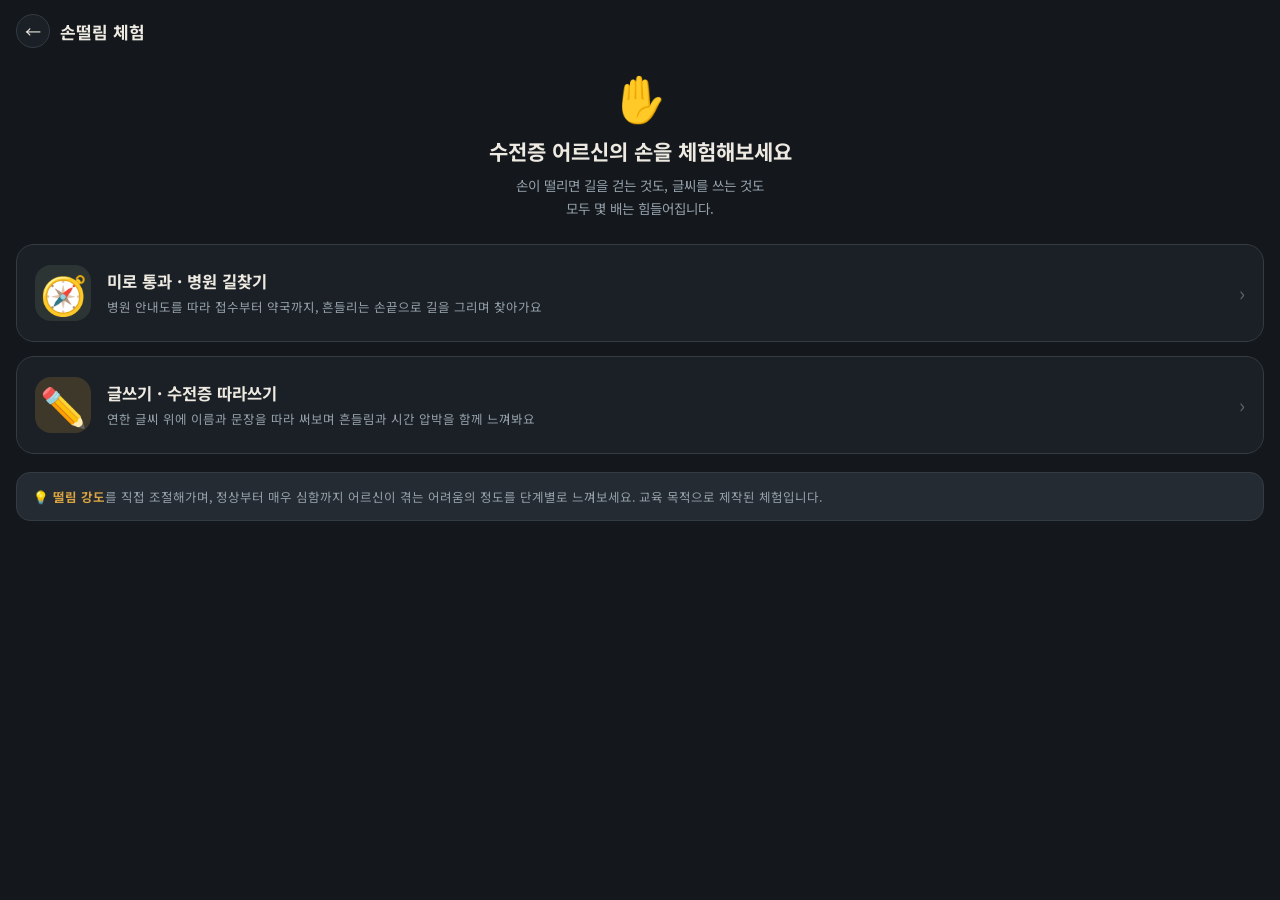
<file: tremor.html>
<!DOCTYPE html>
<html lang="ko">
<head>
<meta charset="UTF-8">
<meta name="viewport" content="width=device-width, initial-scale=1, maximum-scale=1, user-scalable=no, viewport-fit=cover">
<meta name="apple-mobile-web-app-capable" content="yes">
<meta name="theme-color" content="#14181C">
<title>손떨림 체험 · 수전증 체험</title>
<link rel="preconnect" href="https://fonts.googleapis.com">
<link href="https://fonts.googleapis.com/css2?family=Noto+Sans+KR:wght@400;500;700;900&family=JetBrains+Mono:wght@400;500;700&display=swap" rel="stylesheet">
<link rel="stylesheet" href="assets/css/theme.css">
<style>
html,body{ overflow-y:auto; overscroll-behavior:none; }
*{box-sizing:border-box;-webkit-tap-highlight-color:transparent;}
/* 캔버스에서 손가락을 잠깐 멈춘 채로 있으면(도착 확인하려고 누르고 있는 것처럼)
   iOS 등에서 길게 누르기로 인식해 선택/확대 콜아웃이 뜨면서 진행 중이던
   터치 제스처가 끊겨 화면이 멈춘 것처럼 보일 수 있다 — 그리기용 캔버스에서는
   이런 콜아웃/선택 동작을 아예 막는다. */
#mazeCvs,#wCvs{ -webkit-touch-callout:none; -webkit-user-select:none; user-select:none; -webkit-user-drag:none; }
.screen{display:none;}
.screen.active{display:flex;flex-direction:column;min-height:100vh;}

/* ---------- home ---------- */
#scr-home{ padding-bottom:calc(24px + var(--safe-bottom)); }
#topbar{ display:flex; align-items:center; gap:10px; padding:calc(14px + var(--safe-top)) 16px 6px; }
#homeBtn{ width:34px; height:34px; border-radius:50%; background:var(--bg-panel); border:1px solid var(--line); display:flex; align-items:center; justify-content:center; flex-shrink:0; }
#topbar h1{ font-size:17px; margin:0; flex:1; }
.hero{ padding:10px 20px 6px; text-align:center; }
.hero .hi{ font-size:44px; margin-bottom:8px; }
.hero h2{ font-size:21px; margin:0 0 8px; }
.hero p{ font-size:13.5px; color:var(--ink-dim); line-height:1.7; margin:0; }
.mode-grid{ display:flex; flex-direction:column; gap:14px; padding:18px 16px 8px; }
.mode-card{ background:var(--bg-panel); border:1.5px solid var(--line); border-radius:18px; padding:20px 18px; display:flex; align-items:center; gap:16px; text-align:left; }
.mode-card .mi{ font-size:38px; flex-shrink:0; width:56px; height:56px; border-radius:16px; display:flex; align-items:center; justify-content:center; }
.mode-card.c-maze .mi{ background:rgba(122,148,113,.18); }
.mode-card.c-write .mi{ background:rgba(217,164,65,.18); }
.mode-card .mt{ flex:1; }
.mode-card h3{ font-size:16.5px; margin:0 0 4px; }
.mode-card p{ font-size:12.5px; color:var(--ink-dim); margin:0; line-height:1.55; }
.mode-card .arrow{ font-size:20px; color:var(--ink-faint); flex-shrink:0; }
.note-box{ margin:10px 16px 0; background:var(--bg-panel-2); border:1px solid var(--line); border-radius:14px; padding:13px 16px; font-size:12.5px; color:var(--ink-dim); line-height:1.7; }
.note-box b{ color:var(--amber); }

/* ---------- game shell (shared) ---------- */
.ghdr{ display:flex; align-items:center; gap:10px; padding:calc(12px + var(--safe-top)) 16px 10px; flex-shrink:0; }
.gback{ width:34px; height:34px; border-radius:50%; background:var(--bg-panel); border:1px solid var(--line); color:var(--ink); font-size:16px; display:flex; align-items:center; justify-content:center; flex-shrink:0; }
.gtitle{ font-size:16.5px; font-weight:800; flex:1; }
.gtimer{ display:flex; align-items:center; gap:4px; background:var(--bg-panel); border:1px solid var(--line); padding:5px 12px; border-radius:20px; flex-shrink:0; }
.gtimer .tn{ font-family:'JetBrains Mono',monospace; font-size:18px; font-weight:800; min-width:22px; text-align:center; }
.gtimer .tn.danger{ color:var(--brick); }
@keyframes tblink{0%,100%{opacity:1}50%{opacity:.2}}
.gtimer .tn.blinking{ animation:tblink .6s infinite; }
[id^="red-flash"]{ position:fixed; inset:0; pointer-events:none; z-index:80; }
@keyframes redpulse{0%,100%{background:rgba(176,40,40,0)}50%{background:rgba(176,40,40,.32)}}
[id^="red-flash"].on{ animation:redpulse .6s infinite; }

.lvbar{ padding:0 16px 12px; flex-shrink:0; }
.lvrow{ display:flex; align-items:center; gap:10px; background:var(--bg-panel); border:1px solid var(--line); border-radius:14px; padding:10px 14px; }
.lvlabel{ font-size:12px; color:var(--ink-dim); font-weight:700; flex-shrink:0; }
input[type=range]{ flex:1; height:6px; -webkit-appearance:none; appearance:none; background:linear-gradient(90deg,#7A9471 0%,#D9A441 45%,#c9793f 72%,#B0574A 100%); border-radius:3px; outline:none; }
input[type=range]::-webkit-slider-thumb{ -webkit-appearance:none; width:22px; height:22px; border-radius:50%; background:#fff; border:3px solid var(--brick); cursor:pointer; }
input[type=range]::-moz-range-thumb{ width:16px;height:16px;border-radius:50%;background:#fff;border:3px solid var(--brick);cursor:pointer; }
.lvbadge{ min-width:64px; text-align:center; font-size:12.5px; font-weight:800; padding:4px 10px; border-radius:20px; background:var(--bg-panel-2); flex-shrink:0; }
.lvbadge.lv0{ color:#9AC28E; } .lvbadge.lv1{ color:var(--amber); } .lvbadge.lv2{ color:var(--brick); }

.gbody{ flex:1; display:flex; flex-direction:column; gap:12px; padding:0 16px 20px; overflow-y:auto; }

/* ---------- maze ---------- */
.mgoal{ display:flex; align-items:center; gap:12px; background:linear-gradient(135deg, rgba(217,164,65,.22), rgba(217,164,65,.07)); border:1.5px solid var(--amber); border-radius:14px; padding:12px 16px; }
.mgoal-icon{ font-size:26px; flex-shrink:0; }
.mgoal-body{ flex:1; min-width:0; }
.mgoal-level{ font-size:11px; font-weight:800; color:var(--amber); letter-spacing:.04em; }
.mgoal-text{ font-size:16px; font-weight:800; color:var(--ink); margin-top:1px; }
.mgoal.done{ border-color:var(--sage); background:linear-gradient(135deg, rgba(122,148,113,.25), rgba(122,148,113,.08)); }
.mgoal.done .mgoal-level{ color:#9AC28E; }
.mbar{ display:flex; align-items:center; gap:2px; overflow-x:auto; background:var(--bg-panel); border:1px solid var(--line); border-radius:14px; padding:10px 12px; -webkit-overflow-scrolling:touch; }
.mbar::-webkit-scrollbar{ display:none; }
.mstep{ display:flex; flex-direction:column; align-items:center; gap:4px; flex-shrink:0; min-width:52px; }
.mdot{ width:30px; height:30px; border-radius:50%; display:flex; align-items:center; justify-content:center; font-size:15px; background:var(--bg-panel-2); border:2px solid var(--line); color:var(--ink-faint); }
.mdot.active{ border-color:var(--amber); background:rgba(217,164,65,.18); color:var(--amber); }
.mdot.done{ border-color:var(--sage); background:rgba(122,148,113,.22); color:#9AC28E; }
.mname{ font-size:10px; color:var(--ink-faint); white-space:nowrap; }
.mname.active-name{ color:var(--amber); font-weight:700; }
.marrow{ color:var(--ink-faint); font-size:13px; flex-shrink:0; padding:0 1px; }
.maze-map-card{ background:#fff; border-radius:18px; overflow:hidden; position:relative; flex-shrink:0; border:1px solid var(--line); }
.maze-map-area{ position:relative; width:100%; aspect-ratio:1/1; }
#mazeCvs{ display:block; touch-action:none; width:100%; height:100%; }
.maze-toast{ position:absolute; left:50%; top:10px; transform:translateX(-50%); background:rgba(122,148,113,.95); color:#fff; font-size:13px; font-weight:800; padding:8px 16px; border-radius:20px; pointer-events:none; white-space:nowrap; box-shadow:0 4px 14px rgba(0,0,0,.3); z-index:40; }
.maze-hint{ text-align:center; font-size:12.5px; color:var(--ink-dim); padding:2px 4px; }
.maze-stats{ display:flex; gap:10px; }
.mstat{ flex:1; background:var(--bg-panel); border:1px solid var(--line); border-radius:12px; padding:10px 8px; text-align:center; }
.mstat .mv{ font-size:19px; font-weight:900; color:var(--amber); font-family:'JetBrains Mono',monospace; }
.mstat .ml{ font-size:11px; color:var(--ink-dim); margin-top:2px; }
.mrestart{ background:var(--bg-panel-2); color:var(--ink); border:1px solid var(--line); border-radius:12px; padding:13px; font-size:14.5px; font-weight:700; }

/* ---------- write ---------- */
.wsbar{ background:var(--bg-panel); border:1px solid var(--line); border-radius:14px; padding:10px 14px; flex-shrink:0; }
.wsdots{ display:flex; gap:6px; align-items:center; margin-bottom:6px; }
.wsdot{ width:9px; height:9px; border-radius:50%; background:var(--line); }
.wsdot.done{ background:var(--sage); } .wsdot.cur{ background:var(--amber); width:13px; height:13px; }
.wsinfo{ font-size:12.5px; color:var(--ink-dim); } .wsinfo b{ color:var(--ink); }
.wstep-label{ background:var(--bg-panel); border:1px solid var(--line); border-radius:12px; padding:10px 14px; font-size:14px; font-weight:700; color:var(--amber); text-align:center; }
.wcvs-outer{ position:relative; border-radius:16px; overflow:hidden; border:1px solid var(--line); background:#fff; flex-shrink:0; }
.wcvs-guide{ position:absolute; inset:0; display:flex; align-items:center; justify-content:center; pointer-events:none; z-index:2; }
.wcvs-guide-text{ font-size:58px; font-weight:900; color:rgba(176,87,74,0.14); letter-spacing:4px; text-align:center; line-height:1.2; padding:8px 16px; user-select:none; }
.wcvs-guide-text.sentence{ font-size:30px; letter-spacing:1px; }
#wCvs{ display:block; touch-action:none; cursor:crosshair; width:100%; position:relative; z-index:1; }
.wcvs-empty-hint{ position:absolute; bottom:12px; left:0; right:0; text-align:center; color:#94a3b8; font-size:13px; font-weight:600; pointer-events:none; z-index:3; }
.wstats-row{ display:flex; gap:10px; }
.wsbox{ flex:1; background:var(--bg-panel); border:1px solid var(--line); border-radius:12px; padding:11px 8px; text-align:center; }
.wsval{ font-size:20px; font-weight:900; color:var(--amber); font-family:'JetBrains Mono',monospace; }
.wsval.good{ color:#9AC28E; } .wsval.warn{ color:#e0a15a; } .wsval.bad{ color:var(--brick); }
.wslbl{ font-size:11px; color:var(--ink-dim); margin-top:3px; }
.wbtn-row{ display:flex; gap:10px; }
.wbtn-clr{ flex:1; background:var(--bg-panel-2); color:var(--ink); border:1px solid var(--line); border-radius:12px; padding:14px; font-size:15px; font-weight:700; }
.wbtn-nxt{ flex:2; background:var(--brick); color:#fff; border:none; border-radius:12px; padding:14px; font-size:15px; font-weight:800; }

/* ---------- result screens ---------- */
.res-wrap{ flex:1; display:flex; flex-direction:column; align-items:center; justify-content:center; padding:36px 20px calc(28px + var(--safe-bottom)); gap:16px; text-align:center; }
.res-icon{ font-size:56px; }
.res-title{ font-size:24px; font-weight:900; }
.res-sub{ font-size:14px; color:var(--ink-dim); line-height:1.7; max-width:340px; }
.res-cards{ display:grid; grid-template-columns:1fr 1fr; gap:10px; width:100%; max-width:380px; }
.res-card{ background:var(--bg-panel); border:1px solid var(--line); border-radius:14px; padding:14px; }
.res-card .rv{ font-size:21px; font-weight:900; color:var(--amber); font-family:'JetBrains Mono',monospace; }
.res-card .rl{ font-size:12px; color:var(--ink-dim); margin-top:3px; }
.res-msg{ background:var(--bg-panel); border:1px solid var(--line); border-radius:14px; padding:15px 17px; font-size:13.5px; line-height:1.85; text-align:left; max-width:380px; width:100%; }
.res-msg li{ margin-left:18px; margin-bottom:3px; color:var(--ink-dim); }
.res-btns{ display:flex; flex-direction:column; gap:10px; width:100%; max-width:300px; margin-top:4px; }
.btn-again{ background:var(--brick); color:#fff; border:none; border-radius:14px; padding:15px; font-size:16px; font-weight:800; }
.btn-alt{ background:var(--bg-panel); color:var(--ink); border:1px solid var(--line); border-radius:14px; padding:14px; font-size:14.5px; font-weight:700; }
.btn-home{ background:transparent; color:var(--ink-dim); border:none; padding:10px; font-size:13.5px; font-weight:700; }

/* ---------- maze victory modal ---------- */
.mov{ position:fixed; inset:0; background:rgba(0,0,0,.72); display:none; align-items:center; justify-content:center; z-index:200; padding:20px; }
.mov.show{ display:flex; }
.mbox{ background:var(--bg-panel); border:1.5px solid var(--line); border-radius:20px; padding:26px 22px; text-align:center; width:100%; max-width:340px; }
.mbox .mic{ font-size:48px; margin-bottom:10px; }
.mbox h3{ font-size:20px; margin:0 0 8px; color:var(--sage); }
.mbox p{ font-size:13.5px; color:var(--ink-dim); line-height:1.7; margin:0 0 18px; }
.mbox .maze-stats{ margin-bottom:18px; }
.mbtns{ display:flex; flex-direction:column; gap:9px; }
.mbtns button{ padding:14px; border-radius:12px; font-size:14.5px; font-weight:700; border:none; }
.mbtns .bpri{ background:var(--brick); color:#fff; }
.mbtns .bsec{ background:var(--bg-panel-2); color:var(--ink); border:1px solid var(--line); }
</style>
</head>
<body>

<!-- ================= HOME ================= -->
<div id="scr-home" class="screen active">
  <div id="topbar">
    <a id="homeBtn" href="index.html">&#8592;</a>
    <h1>손떨림 체험</h1>
  </div>
  <div class="hero">
    <div class="hi">&#9995;</div>
    <h2>수전증 어르신의 손을 체험해보세요</h2>
    <p>손이 떨리면 길을 걷는 것도, 글씨를 쓰는 것도<br>모두 몇 배는 힘들어집니다.</p>
  </div>
  <div class="mode-grid">
    <div class="mode-card c-maze" onclick="goMaze()">
      <div class="mi">&#129517;</div>
      <div class="mt"><h3>미로 통과 · 병원 길찾기</h3><p>병원 안내도를 따라 접수부터 약국까지, 흔들리는 손끝으로 길을 그리며 찾아가요</p></div>
      <div class="arrow">&#8250;</div>
    </div>
    <div class="mode-card c-write" onclick="goWrite()">
      <div class="mi">&#9999;&#65039;</div>
      <div class="mt"><h3>글쓰기 · 수전증 따라쓰기</h3><p>연한 글씨 위에 이름과 문장을 따라 써보며 흔들림과 시간 압박을 함께 느껴봐요</p></div>
      <div class="arrow">&#8250;</div>
    </div>
  </div>
  <div class="note-box">&#128161; <b>떨림 강도</b>를 직접 조절해가며, 정상부터 매우 심함까지 어르신이 겪는 어려움의 정도를 단계별로 느껴보세요. 교육 목적으로 제작된 체험입니다.</div>
</div>

<!-- ================= MAZE ================= -->
<div id="scr-maze" class="screen">
  <div class="ghdr">
    <button class="gback" onclick="goHome()">&#8592;</button>
    <div class="gtitle">미로 통과 · 병원 길찾기</div>
  </div>
  <div class="lvbar">
    <div class="lvrow">
      <span class="lvlabel">떨림 강도</span>
      <input type="range" id="mSlider" min="0" max="2" value="0" oninput="onMSlider(this.value)">
      <span class="lvbadge lv0" id="mBadge">정상</span>
    </div>
  </div>
  <div class="gbody">
    <div class="mgoal" id="mGoal">
      <div class="mgoal-icon" id="mGoalIcon">📋</div>
      <div class="mgoal-body">
        <div class="mgoal-level" id="mGoalLevel">LEVEL 1 / 5</div>
        <div class="mgoal-text" id="mGoalText">접수·수납으로 가세요</div>
      </div>
    </div>
    <div class="mbar" id="mMbar"></div>
    <div class="maze-map-card">
      <div class="maze-map-area" id="mazeMapArea">
        <canvas id="mazeCvs"></canvas>
      </div>
    </div>
    <div class="maze-hint">&#128070; 파란 유도선을 손끝으로 따라 그어보세요 &middot; 선에서 너무 벗어나도 그 자리부터 다시 이어가면 돼요</div>
    <div class="maze-stats">
      <div class="mstat"><div class="mv" id="mvHits">0</div><div class="ml">다른 방으로 잘못 감</div></div>
      <div class="mstat"><div class="mv" id="mvDone">0/5</div><div class="ml">완료한 곳</div></div>
    </div>
    <button class="mrestart" onclick="restartMaze()">처음부터 다시</button>
  </div>
  <div class="mov" id="mazeVictory">
    <div class="mbox">
      <div class="mic">&#127881;</div>
      <h3>병원 코스 완료!</h3>
      <p id="mazeVictoryMsg">접수·수납부터 약국까지<br>흔들리는 손으로 모두 찾아가셨습니다!</p>
      <div class="maze-stats">
        <div class="mstat"><div class="mv" id="mvFinalHits">0</div><div class="ml">선 벗어난 횟수</div></div>
      </div>
      <div class="mbtns">
        <button class="bpri" onclick="restartMaze()">다시 도전하기</button>
        <button class="bsec" onclick="goWrite()">글쓰기 체험하러 가기 &#8594;</button>
        <button class="bsec" onclick="goHome()">&#8592; 홈으로</button>
      </div>
    </div>
  </div>
</div>

<!-- ================= WRITE (game) ================= -->
<div id="scr-write" class="screen">
  <div id="red-flash-w"></div>
  <div class="ghdr">
    <button class="gback" onclick="goHome()">&#8592;</button>
    <div class="gtitle">글쓰기 · 수전증 따라쓰기</div>
    <div class="gtimer"><span>&#9201;</span><span class="tn" id="wtnum">15</span></div>
  </div>
  <div class="lvbar">
    <div class="lvrow">
      <span class="lvlabel">떨림 강도</span>
      <input type="range" id="wSlider" min="0" max="2" value="0" oninput="onWSlider(this.value)">
      <span class="lvbadge lv0" id="wBadge">정상</span>
    </div>
  </div>
  <div class="gbody">
    <div class="wsbar">
      <div class="wsdots" id="wsdots"></div>
      <div class="wsinfo" id="wsinfo">단계 1 / 6</div>
    </div>
    <div class="wstep-label" id="wstep-label">&#128221; 단어 따라쓰기</div>
    <div class="wcvs-outer" id="wcvs-outer">
      <canvas id="wCvs"></canvas>
      <div class="wcvs-guide"><div class="wcvs-guide-text" id="wguide-text">이름</div></div>
      <div class="wcvs-empty-hint" id="wempty-hint">&#128070; 연한 글씨 위에 따라 써보세요</div>
    </div>
    <div class="wstats-row">
      <div class="wsbox"><div class="wsval" id="wsv-strokes">0</div><div class="wslbl">획 수</div></div>
      <div class="wsbox"><div class="wsval good" id="wsv-stab">100</div><div class="wslbl">안정도 %</div></div>
      <div class="wsbox"><div class="wsval" id="wsv-dev">0px</div><div class="wslbl">평균 떨림</div></div>
    </div>
    <div class="wbtn-row">
      <button class="wbtn-clr" onclick="wClearCvs()">지우기</button>
      <button class="wbtn-nxt" id="wbtn-nxt" onclick="wNextStep()">다음 &#8594;</button>
    </div>
  </div>
</div>

<!-- ================= WRITE (result) ================= -->
<div id="scr-write-result" class="screen">
  <div class="res-wrap">
    <div class="res-icon">&#127937;</div>
    <div class="res-title">체험 완료!</div>
    <div class="res-sub" id="w-res-sub"></div>
    <div class="res-cards">
      <div class="res-card"><div class="rv" id="w-r-stab">&mdash;</div><div class="rl">평균 안정도</div></div>
      <div class="res-card"><div class="rv" id="w-r-dev">&mdash;</div><div class="rl">평균 떨림</div></div>
      <div class="res-card"><div class="rv" id="w-r-lv">&mdash;</div><div class="rl">최종 떨림 강도</div></div>
      <div class="res-card"><div class="rv" id="w-r-steps">&mdash;</div><div class="rl">완료 단계</div></div>
    </div>
    <div class="res-msg" id="w-res-msg"></div>
    <div class="res-btns">
      <button class="btn-again" onclick="goWrite()">다시 체험하기</button>
      <button class="btn-alt" onclick="goMaze()">미로 통과 체험하러 가기 &#8594;</button>
      <button class="btn-home" onclick="goHome()">&#8592; 홈으로</button>
    </div>
  </div>
</div>

<script>
"use strict";
/* ════════════════════════════════════════════
   화면 전환
   ════════════════════════════════════════════ */
function showScr(id){
  document.querySelectorAll('.screen').forEach(function(s){s.classList.remove('active');});
  document.getElementById(id).classList.add('active');
  window.scrollTo(0,0);
}
function goHome(){ wStopTimer(); showScr('scr-home'); }
function goMaze(){ showScr('scr-maze'); initMaze(); }
function goWrite(){ showScr('scr-write'); wStart(); }

/* ════════════════════════════════════════════
   공통 손떨림 수치 (정상 / 경증 / 중증 3단계)
   ════════════════════════════════════════════ */
var LV_LABEL=['정상','경증','중증'];
var LV_CLASS=['lv0','lv1','lv2'];
// 떨림 폭(진폭)이 복도 폭보다 지나치게 크면, 아무리 중앙을 잘 유지해도
// 순간적으로 반드시 경계를 넘어가서 "운"에 따라 성공/실패가 갈리는
// 느낌이 된다. 2칸 폭 복도는 직선 구간만 따져도 중앙에서 벽까지 실제
// 여유가 1칸 정도뿐이고, 꺾이는 지점(모서리)에서는 그보다도 더 좁아진다
// — 특히 미션 순서가 항상 대각선으로 멀리 건너뛰게 짜여 있어(아래
// MISSION_SETS 참고) 긴 직선 복도 구간을 반드시 지나가야 한다. 가장
// 먼 구간까지 12번 반복 실측(코너 포함)해서 "중앙을 유지하며 그으면
// 항상 통과, 대충 그으면 실패"가 되는 수치를 찾은 값이 아래 계수다 —
// 칸 크기(mCW)에 대한 비율이고, 실제 최대 흔들림 폭은 대략 amp*1.03이다
// (아래 makeTremor의 계수 0.4/0.85/0.1에서 유도).
// 미로 캔버스는 고해상도 화면에서 선명하게 보이도록 devicePixelRatio만큼
// 캔버스 내부 해상도를 키우는데(아래 mCW 계산 참고), 떨림 폭을 고정 픽셀
// 값으로 두면 그 배율만큼 화면에는 더 작게 보이는 문제가 있었다 — 칸
// 크기(mCW)에 대한 비율로 두고 실제 칸 크기가 정해질 때 픽셀 값으로
// 환산해서 항상 화면에 같은 비율로 보이게 한다.
var LV_AMP_FRAC=[0,0.32,0.48];
// 유도선 허용 오차(mPathTol)도 떨림 단계마다 다르게 둔다 — 예전엔 항상
// 1.3배로 고정이라, 최고 단계(중증)에서도 실제 떨림 폭(대략 amp*1.03,
// 0.48*1.03≈0.49)보다 허용치가 훨씬 넓어서 "대충 죽죽 그어도 거의 안
// 틀리는" 문제가 있었다. 단계가 올라갈수록 허용치를 실제 떨림 폭에
// 바짝 붙여서, 중증에서는 중앙을 잘 유지해야만 통과하고 벽에 바짝
// 붙이거나 방향을 틀 때 살짝만 밀려도 바로 실패하게 한다.
// (중증 0.62는 마우스 기준 실측값이었는데, 실제 화면(작은 안내도) +
// 손가락 터치(마우스보다 부정확함)로 해보니 거의 성공이 안 될 만큼
// 빡빡했다 — 떨림 폭 자체(LV_AMP_FRAC, 체감의 핵심)는 그대로 두고,
// 판정 관대함만 담당하는 이 값을 0.82까지 넓혔었는데, 이번엔 반대로
// "눈에 보이기엔 분명 벽 쪽으로 넘어가는데도 안 틀리는" 느낌이 됐다.
// 이유는 기하학적으로 명확하다 — 실제 그려지는 복도 폭(WALLG=3에서
// drawMaze의 INSET=0.55를 뺀 반쪽 여유는 0.95칸)의 86%(0.82/0.95)를
// 허용치가 먹어버려서, 벽까지 진짜 남는 여유가 시각적 복도 폭의 14%뿐이었다
// — 그러니 눈으로 보기엔 벽 쪽으로 넘어간 것 같아도 실패 판정까지는
// 한참 남아있게 된다. 0.65로 다시 낮춰서 허용치가 시각적 복도 절반
// 폭의 약 68%만 차지하게 한다 — 벽 근처 약 32%는 진짜로 "눈에 보이게
// 벽에 붙으면 실패"하는 구간으로 남는다.
var PATH_TOL_FRAC=[1.3,0.8,0.65];
// 글쓰기 캔버스는 미로보다 훨씬 촘촘한 작업(글씨)이라 같은 픽셀 크기의
// 흔들림이어도 훨씬 과장돼 보인다 — 실제 손떨림 필적에 가깝게 훨씬 작은
// 값을 따로 쓴다.
var W_LV_AMP=[0,6.5,13];
// dirX/dirY: 떨림이 한쪽으로 왔다갔다하는 고정 방향의 x/y 성분 비율.
// 글쓰기(기본값 0.4/0.85)는 세로쪽으로 치우친 떨림이 실제 필적에 더
// 가까워서 그대로 둔다. 미로는 이 비율이 그대로면 문제가 생긴다 —
// 복도가 세로로 뻗은 구간에서는 떨림이 거의 전부 복도 방향(위아래)으로만
// 움직이고 복도를 가로지르는(좌우) 성분은 0.4배만 남아서, "직선 구간은
// 그냥 죽 그어도 거의 안 걸린다"는 문제가 생겼다 — 같은 진폭이어도 복도가
// 가로냐 세로냐에 따라 실제 판정에 들어가는 떨림 폭이 널뛰기했던 것.
// 미로는 두 성분을 0.75/0.75로 균형 있게 줘서, 복도 방향과 무관하게
// 가로지르는 성분이 항상 비슷하게 들어가게 한다(전체 흔들림 크기는
// 거의 그대로 유지 — sqrt(0.75²+0.75²)≈1.06 ≈ 기존 sqrt(0.4²+0.85²)≈0.94).
function makeTremor(ampArr,dirX,dirY){
  var amps=ampArr||W_LV_AMP;
  if(dirX===undefined) dirX=0.4;
  if(dirY===undefined) dirY=0.85;
  return function(x,y,level){
    if(level===0) return {x:x,y:y};
    var amp=amps[level];
    // 실제 경과 시간(performance.now) 기준으로 위상을 진행시켜, 손을
    // 천천히 움직여도(=글씨를 쓸 때) 비현실적으로 촘촘해지지 않게 한다.
    // x/y를 서로 다른 주파수로 따로따로 흔들면 리사주 도형처럼 동그랗게
    // 말려서 "꼬불꼬불"해 보이므로, 두 축을 거의 같은 위상(w)으로 묶어서
    // 한쪽으로 왔다갔다 떠는 느낌만 나게 하고 아주 약한 보조 성분만 더한다.
    var t=performance.now()/1000;
    var f=3.0+level*0.4;
    var w=Math.sin(t*2*Math.PI*f);
    var nx=w*amp*dirX;
    var ny=w*amp*dirY+Math.sin(t*2*Math.PI*f*2.3+0.8)*amp*0.1;
    return {x:x+nx,y:y+ny,dev:Math.hypot(nx,ny)};
  };
}

/* ════════════════════════════════════════════
   미로 통과 · 병원 길찾기
   실제 병원 안내도 사진(assets/img/hospital_map.jpg)을 캔버스 배경으로
   그대로 그리고, 그 위에 목적지 강조 표시와 유도선만 얹는다. 사진 속
   방 배치는 고정이므로 미로를 매번 새로 생성할 필요가 없다 — 대신 방이
   차지하는 사각형들을 "벽"으로 표시한 촘촘한 격자(0~100% 좌표를 잘게
   나눈 그리드)를 한 번 만들어두고, 두 방 사이 유도선은 그 격자 위에서
   방을 통과하지 않는 최단 경로를 BFS로 찾아 만든다 — 손으로 복도
   분기점을 일일이 이어주던 이전 방식은 방 위치가 조금만 안 맞아도
   유도선이 다른 방을 가로질러 버리는 문제가 있었는데, 격자 자체에서
   방 칸을 막아버리면 그런 경로는 애초에 나올 수가 없다.
   손끝(떨리는 채로)이 그 유도선에서 너무 멀어지면 실패로 판정하는
   방식과 손떨림 난이도 수치(LV_AMP_FRAC/PATH_TOL_FRAC)는 이전 버전과
   동일하게 유지해서, 배경만 실사진으로 바뀌고 체감 난이도는 그대로다.
   ════════════════════════════════════════════ */
// 사진 속 각 방의 위치 — 사진 전체를 0~100(%) 좌표계로 보고, 실제로
// 그려진 벽 위치에 맞춰 눈으로 확인하며 잡았다. rect는 강조 표시·벽
// 판정용 사각형, door는 그 방이 복도와 만나는 지점(유도선이 실제로
// 들어가는 입구)이다.
var ROOMS=[
  {name:'접수창구',   icon:'📋', rect:[1,1,26,19],   door:[29.5,10]},
  {name:'화장실',     icon:'🚻', rect:[38,1,15,19],  door:[35,10]},
  {name:'채혈실',     icon:'🩸', rect:[58,1,13,19],  door:[73.5,10]},
  {name:'진료실',     icon:'🩺', rect:[76,1,23,23],  door:[73.5,13]},
  {name:'방사선과',   icon:'🩻', rect:[58,23,13,19], door:[65,44.5]},
  {name:'내과',       icon:'💊', rect:[79,23,20,19], door:[76.5,32]},
  {name:'주사실',     icon:'💉', rect:[1,45,26,19],  door:[29.5,55]},
  {name:'엘리베이터', icon:'🛗', rect:[79,45,20,19], door:[76.5,55]},
  {name:'안과',       icon:'👁',  rect:[1,67,26,21],  door:[29.5,75]},
  {name:'정형외과',   icon:'🦴', rect:[38,67,20,21], door:[48,64.5]},
  {name:'약국',       icon:'💊', rect:[70,67,29,21], door:[67.5,75]}
];
// 사진에는 실제 벽이 있지만(텍스트 라벨은 없는 휴게실 같은 공간) 목적지로
// 쓰지는 않는 방 — 유도선이 통과할 수 없다는 것만 알면 되므로 벽
// 판정에만 포함시킨다.
var BLOCK_ONLY_RECTS=[ [2,23,20,19], [37,19,18,15] ];
function roomByName(name){ return ROOMS.filter(function(r){return r.name===name;})[0]; }
function roomCenterPct(rm){ return [rm.rect[0]+rm.rect[2]/2, rm.rect[1]+rm.rect[3]/2]; }

// 0~100% 좌표를 잘게 나눈 격자에서, 방이 차지하는 칸을 모두 "벽"으로
// 표시한다 — 이 격자는 방 배치가 고정이라 한 번만 만들면 된다.
var WALK_N=200;
// 방 벽에서 WALL_MARGIN(%)만큼 여유를 두고 막는다 — 안 그러면 최단 경로가
// 벽 바로 그 경계선을 타고 지나갈 수 있는데, 실제로 그려지는 유도선은
// 두께가 있어서(특히 허용치가 넓은 "정상" 단계) 수학적으로는 벽을 안
// 넘었어도 화면에는 선이 방 안쪽까지 삐져나와 보인다. 여유를 둬서
// 애초에 벽에 바짝 붙는 경로 자체가 나오지 않게 한다.
var WALL_MARGIN=1.5;
var walkGrid=(function(){
  var g=[]; for(var y=0;y<WALK_N;y++) g.push(new Uint8Array(WALK_N));
  ROOMS.map(function(r){return r.rect;}).concat(BLOCK_ONLY_RECTS).forEach(function(rect){
    var x0=Math.floor((rect[0]-WALL_MARGIN)/100*WALK_N), y0=Math.floor((rect[1]-WALL_MARGIN)/100*WALK_N);
    var x1=Math.ceil((rect[0]+rect[2]+WALL_MARGIN)/100*WALK_N), y1=Math.ceil((rect[1]+rect[3]+WALL_MARGIN)/100*WALK_N);
    for(var y=Math.max(0,y0);y<Math.min(WALK_N,y1);y++)
      for(var x=Math.max(0,x0);x<Math.min(WALK_N,x1);x++) g[y][x]=1;
  });
  return g;
})();
function toCell(pct){ return [Math.min(WALK_N-1,Math.max(0,Math.floor(pct[0]/100*WALK_N))), Math.min(WALK_N-1,Math.max(0,Math.floor(pct[1]/100*WALK_N)))]; }
// door 좌표가 방 벽에 살짝 걸쳐 있어도(정확히 문틈을 맞히지 못해도)
// 가장 가까운 열린 칸으로 스냅해서 경로 탐색을 시작할 수 있게 한다.
function nearestOpenCell(cell){
  if(!walkGrid[cell[1]][cell[0]]) return cell;
  var q=[cell], seen={}; seen[cell[0]+','+cell[1]]=true;
  while(q.length){
    var c=q.shift();
    if(!walkGrid[c[1]][c[0]]) return c;
    [[1,0],[-1,0],[0,1],[0,-1]].forEach(function(d){
      var nx=c[0]+d[0], ny=c[1]+d[1], k=nx+','+ny;
      if(nx>=0&&nx<WALK_N&&ny>=0&&ny<WALK_N&&!seen[k]){ seen[k]=true; q.push([nx,ny]); }
    });
  }
  return cell;
}
var WALK_DIRS=[[1,0],[-1,0],[0,1],[0,-1],[1,1],[1,-1],[-1,1],[-1,-1]];
// 격자 위에서 두 칸 사이의 최단 경로(칸 좌표 배열)를 찾는다. 대각선
// 이동은 양쪽 두 칸이 모두 벽일 때는 그 틈으로 끼어들지 못하게 막아서
// 벽 모서리를 스치듯 지나가는 것을 방지한다.
function walkBFS(fromCell,toCell_){
  var a=nearestOpenCell(fromCell), b=nearestOpenCell(toCell_);
  if(a[0]===b[0]&&a[1]===b[1]) return [a];
  var key=function(c){return c[0]+','+c[1];};
  var q=[a], prev={}; prev[key(a)]=null;
  while(q.length){
    var c=q.shift();
    if(c[0]===b[0]&&c[1]===b[1]) break;
    for(var i=0;i<WALK_DIRS.length;i++){
      var d=WALK_DIRS[i], nx=c[0]+d[0], ny=c[1]+d[1];
      if(nx<0||nx>=WALK_N||ny<0||ny>=WALK_N||walkGrid[ny][nx]) continue;
      if(d[0]!==0&&d[1]!==0&&walkGrid[c[1]][nx]&&walkGrid[ny][c[0]]) continue;
      var k=nx+','+ny;
      if(!(k in prev)){ prev[k]=c; q.push([nx,ny]); }
    }
  }
  if(!(key(b) in prev)) return [a,b];
  var path=[b], cur=b;
  while(!(cur[0]===a[0]&&cur[1]===a[1])){ cur=prev[key(cur)]; path.push(cur); }
  path.reverse();
  return path;
}
// 직선으로 이어지는 구간은 꺾이는 지점만 남기고 중간 칸들을 솎아내서,
// 유도선이 불필요하게 촘촘한 점으로 그려지지 않게 한다.
// 두 칸 사이를 일직선으로 이었을 때 벽 칸을 하나도 지나지 않는지 확인한다
// (직선 위의 칸들을 촘촘히 샘플링해서 검사).
function hasLineOfSight(a,b){
  var steps=Math.max(Math.abs(b[0]-a[0]),Math.abs(b[1]-a[1]));
  if(steps===0) return true;
  for(var i=0;i<=steps;i++){
    var t=i/steps;
    var x=Math.round(a[0]+(b[0]-a[0])*t), y=Math.round(a[1]+(b[1]-a[1])*t);
    if(walkGrid[y][x]) return false;
  }
  return true;
}
// 꺾이는 지점만 남기고 직선 구간의 중간 칸들을 솎아낸다 — 단, 방향 부호만
// 보고 대충 합치면(이전 방식) 완만하게 휘어 벽을 피해가던 계단식 경로가
// "눈에 보이기엔 비슷한 방향"이라는 이유로 통째로 하나의 직선으로
// 뭉개지면서 그 직선이 오히려 벽을 가로질러버리는 문제가 있었다. 대신
// 매번 "지금 남겨둔 점에서 얼마나 멀리까지 벽 없이 바로 보이는지"를
// 실제로 격자에 대고 확인해서, 시야가 막히지 않는 한도까지만 점을
// 건너뛴다 — 합쳐진 직선이 벽을 가로지르는 일이 구조적으로 없다.
function simplifyCellPath(path){
  if(path.length<3) return path;
  var out=[path[0]];
  var i=0;
  while(i<path.length-1){
    var j=path.length-1;
    while(j>i+1 && !hasLineOfSight(out[out.length-1],path[j])) j--;
    out.push(path[j]);
    i=j;
  }
  return out;
}
var ENT_START=[50,97]; // 화면 맨 아래(안내도 밖 '문')에서 시작
var ENT_DOOR=[50,88];
function pxOf(pct){ return {x:pct[0]/100*mCvs.width, y:pct[1]/100*mCvs.height}; }
// 방A→방B 유도선의 픽셀 좌표 목록: (이전 방 중심) → (이전 방 문) →
// 격자 최단 경로 → (다음 방 문) → (다음 방 중심). 입구에서 시작하는
// 첫 구간은 이전 방 대신 화면 맨 아래 '문'에서 출발한다.
function mBuildLegPath(fromRoom,toRoom,isFirstLeg){
  var fromDoor=isFirstLeg?ENT_DOOR:fromRoom.door, toDoor=toRoom.door;
  var cellPath=simplifyCellPath(walkBFS(toCell(fromDoor),toCell(toDoor)));
  var pts=[isFirstLeg?ENT_START:roomCenterPct(fromRoom)];
  if(!isFirstLeg) pts.push(fromRoom.door);
  cellPath.forEach(function(c){ pts.push([c[0]/WALK_N*100, c[1]/WALK_N*100]); });
  pts.push(toRoom.door);
  pts.push(roomCenterPct(toRoom));
  return pts.map(pxOf);
}
function distToSegment(px,py,ax,ay,bx,by){
  var dx=bx-ax, dy=by-ay, lenSq=dx*dx+dy*dy;
  var t=lenSq>0?Math.max(0,Math.min(1,((px-ax)*dx+(py-ay)*dy)/lenSq)):0;
  return Math.hypot(px-(ax+t*dx), py-(ay+t*dy));
}
function distToPolyline(px,py,pts){
  var min=Infinity;
  for(var i=0;i<pts.length-1;i++){ var d=distToSegment(px,py,pts[i].x,pts[i].y,pts[i+1].x,pts[i+1].y); if(d<min) min=d; }
  return min;
}

var mCvs,mCtx,mCW,mCH,mPts,mJitPt,mLastRaw,mDraw,mIdx,mHits,mBombActive,mLevel=0,mMaxLevel=0,mSetIdx=-1;
var mLegPath=null, mPathTol=0, mGoalRadius=0;
// 터치 중(touchmove 콜백) 안에서 DOM을 직접 건드리면 일부 모바일 브라우저가
// 제스처를 취소해서 화면이 멈춘 것처럼 보이는 문제가 있었다. 그래서 터치
// 핸들러는 상태값만 갱신하고, 실제 그리기/DOM 갱신은 전부 터치 이벤트와
// 무관하게 계속 도는 requestAnimationFrame 루프(mLoopTick) 안에서만 한다.
var mPendingEvent=null, mFailAnim=null, mNeedsDraw=true, mLoopRunning=false;
// initMaze()가 실제 칸 크기(mCW)를 알고 나면 곧바로 다시 만든다 — 아래
// 플레이스홀더는 그 전까지만 쓰이는 값이라 크기가 정확하지 않아도 된다.
var mTremor=makeTremor([0,7,15],0.75,0.75);
var HOSP_IMG=new Image(); var mImgLoaded=false;
HOSP_IMG.onload=function(){ mImgLoaded=true; mNeedsDraw=true; };
HOSP_IMG.src='assets/img/hospital_map.jpg';

// 목표 세트 3개 — 다시 도전할 때마다 다른 목표로 바뀐다. 전부 접수창구
// 에서 시작해 실제 사진 속 방들을 골고루 돌아보도록 짰다.
var MISSION_SETS=[
  ['접수창구','채혈실','방사선과','주사실','정형외과'],
  ['접수창구','화장실','내과','엘리베이터','약국'],
  ['접수창구','진료실','안과','정형외과','약국']
];
var MISSIONS=[];
function mBuildMissionSet(){
  mSetIdx=(mSetIdx+1)%MISSION_SETS.length;
  MISSIONS=MISSION_SETS[mSetIdx].map(function(nm){
    var rm=roomByName(nm);
    return {n:nm, ic:rm.icon};
  });
}
// 목표 단계가 올라갈수록(mIdx) 손떨림도 슬라이더로 고른 최고 강도까지 점점 세짐
function mStageLevel(idx){
  if(mMaxLevel<=0) return 0;
  var i=Math.min(idx,MISSIONS.length-1);
  return Math.min(mMaxLevel,Math.round(mMaxLevel*i/(MISSIONS.length-1)));
}

function initMaze(){
  mIdx=0; mHits=0; mBombActive=false; mDraw=false; mJitPt=null; mLastRaw=null;
  mPendingEvent=null; mFailAnim=null; mNeedsDraw=true;
  mBuildMissionSet();
  document.getElementById('mSlider').value=2; onMSlider(2);
  document.getElementById('mvHits').textContent='0';
  document.getElementById('mvDone').textContent='0/'+MISSIONS.length;
  document.getElementById('mazeVictory').classList.remove('show');
  mBuildMbarDom();
  var area=document.getElementById('mazeMapArea');
  requestAnimationFrame(function(){
    var aW=area.clientWidth||340, aH=area.clientHeight||340;
    var dpr=Math.min(2,window.devicePixelRatio||1);
    mCvs=document.getElementById('mazeCvs');
    mCvs.width=Math.round(aW*dpr); mCvs.height=Math.round(aH*dpr);
    mCtx=mCvs.getContext('2d');
    // "칸" 크기(mCW/mCH) — 사진 위 그래프는 %좌표로 바로 그리지만, 손떨림
    // 폭·유도선 허용치는 예전과 같은 스케일로 유지하기 위해 캔버스 폭을
    // 24등분한 기준 단위를 그대로 쓴다(예전 4x4 방 격자의 대략적인 칸
    // 크기와 같은 자릿수라 기존에 검증된 LV_AMP_FRAC/PATH_TOL_FRAC 수치를
    // 그대로 재사용할 수 있다).
    mCW=mCvs.width/24; mCH=mCvs.height/24;
    mTremor=makeTremor(LV_AMP_FRAC.map(function(f){ return f*mCW; }),0.75,0.75);
    mPathTol=PATH_TOL_FRAC[mLevel]*mCW; mGoalRadius=1.15*mCW;
    mPts=[pxOf(ENT_START)];
    var firstRoom=roomByName(MISSIONS[0].n);
    mLegPath=mBuildLegPath(null,firstRoom,true);
    mNeedsDraw=true;
  });
  startMLoop();
}
// 화면이 살아있는 동안 계속 도는 렌더 루프. 터치 이벤트 콜백 밖에서 돌기
// 때문에, 목표 도착/오답 처리로 인한 DOM 갱신이 터치 제스처와 절대
// 겹치지 않는다. 프레임 중 예외가 나도 다음 프레임에서 계속 복구 시도하며,
// 오답 애니메이션 중 상태가 멈춰버리는 일이 없도록 매 프레임 스스로 정리한다.
function mLoopTick(){
  var scr=document.getElementById('scr-maze');
  if(!scr || !scr.classList.contains('active')){ mLoopRunning=false; return; }
  try{
    if(mPendingEvent && !mFailAnim){
      var ev=mPendingEvent; mPendingEvent=null;
      if(ev.type==='success'){
        mDoArriveSuccess();
      } else if(ev.type==='fail'){
        mHits++;
        var hv=document.getElementById('mvHits'); if(hv) hv.textContent=mHits;
        mazeToast('❌ 유도선을 벗어났어요! 그 자리부터 다시 이어보세요');
        mBombActive=true;
        mFailAnim={start:performance.now(), x:ev.x, y:ev.y};
      }
      mNeedsDraw=true;
    }
    if(mFailAnim){
      mNeedsDraw=true;
      if(performance.now()-mFailAnim.start>=400){
        mFailAnim=null; mBombActive=false;
        // 실패해도 구간 처음으로 되돌리지 않는다 — mPts는 벗어나기 직전
        // 마지막으로 유효했던 지점에서 이미 멈춰 있으므로 그대로 두면 바로
        // 그 자리부터 이어 그릴 수 있다.
        mJitPt=null; mNeedsDraw=true;
      }
    }
    if(mNeedsDraw && mCtx){ drawMaze(); mNeedsDraw=false; }
  }catch(err){
    // 그리기 중 오류가 나더라도 다음 조작이 영구히 막히지 않도록 강제 복구
    mBombActive=false; mFailAnim=null; mPendingEvent=null;
  }
  requestAnimationFrame(mLoopTick);
}
function startMLoop(){
  if(mLoopRunning) return;
  mLoopRunning=true;
  requestAnimationFrame(mLoopTick);
}
function restartMaze(){ document.getElementById('mazeVictory').classList.remove('show'); initMaze(); }
function onMSlider(v){
  mMaxLevel=parseInt(v);
  mUpdMLevel();
}
function mUpdMLevel(){
  mLevel=mStageLevel(mIdx);
  var b=document.getElementById('mBadge');
  b.textContent=LV_LABEL[mLevel]; b.className='lvbadge '+LV_CLASS[mLevel];
  if(mCW) mPathTol=PATH_TOL_FRAC[mLevel]*mCW; // 단계가 바뀔 때마다 허용 오차도 같이 좁힌다
}
function mPtc(clientX,clientY){
  var rect=mCvs.getBoundingClientRect();
  var sx=mCvs.width/rect.width, sy=mCvs.height/rect.height;
  return {x:(clientX-rect.left)*sx, y:(clientY-rect.top)*sy};
}
function mHandleMove(clientX,clientY){
  if(!mDraw||mBombActive||!mLegPath) return;
  var raw=mPtc(clientX,clientY);
  if(raw.x<0||raw.x>=mCvs.width||raw.y<0||raw.y>=mCvs.height) return;
  var j=mTremor(raw.x,raw.y,mLevel);
  mJitPt={x:j.x,y:j.y};
  // 도착/이탈 판정은 흔들린(떨리는) 손끝 위치로 한다 — 손이 떨려서 유도선을
  // 벗어나면 그게 실제로 실패로 이어져야 체험 의미가 있다.
  // 여기서는 DOM/캔버스를 절대 건드리지 않고 상태값만 갱신한다 — 실제 반영은
  // mLoopTick이 다음 애니메이션 프레임에서 처리한다.
  var target=mLegPath[mLegPath.length-1];
  var distToTarget=Math.hypot(j.x-target.x, j.y-target.y);
  // 너무 촘촘하게 점이 찍히는 걸 막기 위해, 실제(raw) 손끝이 충분히
  // 움직였을 때만 궤적에 점을 추가한다(예전 버전의 "격자 칸이 바뀔 때만"
  // 조건과 같은 역할).
  var movedEnough=!mLastRaw || Math.hypot(raw.x-mLastRaw.x, raw.y-mLastRaw.y)>mCW*0.25;
  if(distToTarget<=mGoalRadius){
    if(!mPendingEvent) mPendingEvent={type:'success'};
    // 그려지는 궤적(mPts)은 raw(실제 손끝) 좌표가 아니라 떨린(j) 좌표를
    // 저장한다 — 실제로 찍는 좌표는 그 순간의 떨림이 그대로 반영된
    // 좌표라 선 자체가 떨리며 그려진다.
    if(movedEnough){ mPts.push({x:j.x,y:j.y}); mLastRaw=raw; }
    mNeedsDraw=true;
    return;
  }
  var d=distToPolyline(j.x,j.y,mLegPath);
  if(d>mPathTol){
    if(!mPendingEvent){
      mDraw=false;
      mPendingEvent={type:'fail', x:j.x, y:j.y};
    }
    mNeedsDraw=true;
    return;
  }
  if(movedEnough){ mPts.push({x:j.x,y:j.y}); mLastRaw=raw; }
  mNeedsDraw=true;
}
(function(){
  var cvs;
  function bind(){
    cvs=document.getElementById('mazeCvs');
    cvs.addEventListener('touchstart',function(e){
      if(mBombActive||!e.touches[0]) return;
      // 목표에 도착하면 "🎉 클리어" 토스트를 보려고 손가락을 뗐다가 다시
      // 누르는 게 자연스러운 동작이라, 어디를 다시 눌러도 바로 그리기가
      // 재개되게 한다. 새로 누른 자리를 이전 선의 연속이 아니라 새 선의
      // 시작점으로 삼는다 — 안 그러면 예전 마지막 점과 지금 누른 자리를
      // 잇는 엉뚱한 직선이 그어져 보인다.
      var t=e.touches[0], raw=mPtc(t.clientX,t.clientY);
      mDraw=true;
      if(raw.x>=0&&raw.x<mCvs.width&&raw.y>=0&&raw.y<mCvs.height){
        var j0=mTremor(raw.x,raw.y,mLevel); mPts=[{x:j0.x,y:j0.y}]; mLastRaw=raw;
      }
      mNeedsDraw=true;
      e.preventDefault();
    },{passive:false});
    cvs.addEventListener('touchmove',function(e){ if(e.touches[0]) mHandleMove(e.touches[0].clientX,e.touches[0].clientY); e.preventDefault(); },{passive:false});
    cvs.addEventListener('touchend',function(e){ mDraw=false; e.preventDefault(); },{passive:false});
    cvs.addEventListener('touchcancel',function(e){ mDraw=false; },{passive:true});
    cvs.addEventListener('mousedown',function(e){
      if(mBombActive) return;
      var raw=mPtc(e.clientX,e.clientY);
      mDraw=true;
      if(raw.x>=0&&raw.x<mCvs.width&&raw.y>=0&&raw.y<mCvs.height){
        var j0=mTremor(raw.x,raw.y,mLevel); mPts=[{x:j0.x,y:j0.y}]; mLastRaw=raw;
      }
      mNeedsDraw=true;
    });
    cvs.addEventListener('mousemove',function(e){ mHandleMove(e.clientX,e.clientY); });
    window.addEventListener('mouseup',function(){ mDraw=false; });
  }
  if(document.readyState==='loading') document.addEventListener('DOMContentLoaded',bind); else bind();
})();
// 오답 애니메이션(❌ 폭발) 그리기는 drawMaze() 안에서 mFailAnim 상태를 보고
// 처리한다 — 렌더 루프(mLoopTick)만 rAF를 쓰고, 그 바깥에서 별도의 rAF
// 체인을 새로 만들지 않기 위함.
function mDoArriveSuccess(){
  if(mIdx>=MISSIONS.length) return;
  var justRoom=roomByName(MISSIONS[mIdx].n);
  var nm=MISSIONS[mIdx].n; mIdx++;
  var justFinished=mIdx>=MISSIONS.length;
  // 단계를 깰 때마다 지금까지 그어온 선을 지우고, 방금 도착한 자리에서부터
  // 새로 시작한다 — 이전 단계 선이 계속 화면에 남아 지도가 지저분해지는
  // 것도 막고, 다음 단계 선이 이전 단계 끝점과 이어져 보이는 것도 막는다.
  var startPx=mPts[mPts.length-1];
  mPts=[startPx]; mLastRaw=null;
  document.getElementById('mvDone').textContent=mIdx+'/'+MISSIONS.length;
  mUpdMLevel();
  mRefreshMbar();
  if(!justFinished){
    var toRoom=roomByName(MISSIONS[mIdx].n);
    mLegPath=mBuildLegPath(justRoom,toRoom,false);
  } else {
    mLegPath=null;
  }
  if(justFinished){
    setTimeout(showMazeVictory,300);
  } else {
    mazeToast('🎉 LEVEL '+mIdx+' 클리어! ('+nm+' 도착)');
  }
}
function mazeToast(msg){
  var area=document.getElementById('mazeMapArea'); if(!area) return;
  var old=area.querySelector('.maze-toast'); if(old) old.remove();
  var t=document.createElement('div'); t.className='maze-toast'; t.textContent=msg;
  area.appendChild(t);
  setTimeout(function(){ t.remove(); },1600);
}
function showMazeVictory(){
  // 완주 직후 "처음부터 다시"를 아주 빠르게 눌러 restartMaze()가 먼저
  // 실행되면, 이 함수는 300ms 지연으로 뒤늦게 실행되면서 이미 새로
  // 시작된 판 위에 지난 승리창을 덮어씌울 수 있다 — 그새 mIdx가
  // 리셋됐다면(새 판이 시작됐다면) 조용히 무시한다.
  if(mIdx<MISSIONS.length) return;
  document.getElementById('mazeVictoryMsg').innerHTML='흔들리는 손으로 유도선을 따라 목적지를 모두 찾아가셨습니다!';
  document.getElementById('mvFinalHits').textContent=mHits;
  document.getElementById('mazeVictory').classList.add('show');
}
// 미션바는 목표를 깰 때마다 innerHTML을 통째로 비우고 다시 만들면 그때마다
// 레이아웃을 흔드는 큰 리플로우가 발생한다 — 손가락이 아직 화면에 닿아있는
// 상태(터치 제스처 도중)에 이런 리플로우가 일어나면 일부 모바일 브라우저가
// 제스처 자체를 취소해서 화면이 멈춘 것처럼 보일 수 있다. 그래서 DOM 노드는
// 미로를 시작할 때 딱 한 번만 만들고, 이후에는 클래스/텍스트만 바꾼다.
var mMbarEls=[];
function mBuildMbarDom(){
  var bar=document.getElementById('mMbar'); if(!bar) return; bar.innerHTML=''; mMbarEls=[];
  MISSIONS.forEach(function(m,i){
    if(i>0){ var arr=document.createElement('div'); arr.className='marrow'; arr.textContent='›'; bar.appendChild(arr); }
    var step=document.createElement('div'); step.className='mstep';
    var dot=document.createElement('div'); dot.className='mdot';
    var name=document.createElement('div'); name.className='mname'; name.textContent=m.n;
    step.appendChild(dot); step.appendChild(name); bar.appendChild(step);
    mMbarEls.push({dot:dot, name:name, icon:m.ic});
  });
  mRefreshMbar();
}
function mRefreshMbar(){
  mMbarEls.forEach(function(el,i){
    el.dot.className='mdot '+(i<mIdx?'done':i===mIdx?'active':'');
    el.dot.textContent=i<mIdx?'✓':el.icon;
    el.name.className='mname'+(i===mIdx?' active-name':'');
  });
  updMazeGoal();
}
function updMazeGoal(){
  var goal=document.getElementById('mGoal'); if(!goal) return;
  var icon=document.getElementById('mGoalIcon'), lvl=document.getElementById('mGoalLevel'), txt=document.getElementById('mGoalText');
  if(mIdx>=MISSIONS.length){
    goal.classList.add('done');
    icon.textContent='🏆'; lvl.textContent='CLEAR'; txt.textContent='모든 목표를 다 찾아가셨습니다!';
  } else {
    goal.classList.remove('done');
    var m=MISSIONS[mIdx];
    icon.textContent=m.ic; lvl.textContent='LEVEL '+(mIdx+1)+' / '+MISSIONS.length; txt.textContent=m.n+'(으)로 가세요';
  }
}
function drawMaze(){
  if(!mCtx) return;
  var ctx=mCtx, W=mCvs.width, H=mCvs.height;
  ctx.clearRect(0,0,W,H);
  // 실제 병원 안내도 사진을 캔버스 크기에 맞춰 배경으로 그린다.
  if(mImgLoaded){
    ctx.drawImage(HOSP_IMG,0,0,W,H);
  } else {
    ctx.fillStyle='#e2e8f0'; ctx.fillRect(0,0,W,H);
    ctx.fillStyle='#64748b'; ctx.font='bold '+Math.floor(W*0.045)+'px sans-serif';
    ctx.textAlign='center'; ctx.textBaseline='middle';
    ctx.fillText('안내도 불러오는 중...', W/2, H/2);
  }
  // 지금 목표인 방과 이미 다녀온 방만, 사진 위에 얇은 강조 표시를 얹는다
  // (사진 자체가 이미 방을 다 보여주므로 나머지 방은 따로 그리지 않는다).
  ROOMS.forEach(function(rm){
    var isTgt = MISSIONS[mIdx] && MISSIONS[mIdx].n===rm.name;
    var isDone = mIdx>0 && MISSIONS.slice(0,mIdx).some(function(m){return m.n===rm.name;});
    if(!isTgt && !isDone) return;
    var x=rm.rect[0]/100*W, y=rm.rect[1]/100*H, w=rm.rect[2]/100*W, h=rm.rect[3]/100*H;
    ctx.save();
    ctx.fillStyle=isTgt?'rgba(245,158,11,.22)':'rgba(22,163,74,.18)';
    ctx.fillRect(x,y,w,h);
    ctx.strokeStyle=isTgt?'#f59e0b':'#16a34a'; ctx.lineWidth=isTgt?3.5:2.5;
    ctx.strokeRect(x+2,y+2,w-4,h-4);
    ctx.restore();
    ctx.save();
    ctx.font='bold '+Math.max(11,Math.floor(Math.min(w,h)*0.16))+'px sans-serif';
    ctx.textAlign='center'; ctx.textBaseline='top';
    if(isTgt){ ctx.fillStyle='#dc2626'; ctx.fillText('★ 목적지',x+w/2,y+4); }
    else{ ctx.fillStyle='#16a34a'; ctx.fillText('✓ 완료',x+w/2,y+4); }
    ctx.restore();
  });
  // 유도선 — 항상 뚜렷하게 보이는 파란 점선으로, 지금 구간의 경로 전체를
  // 표시한다. 손끝이 이 선에서 너무 멀어지면 실패로 처리된다.
  if(mLegPath && mLegPath.length>1){
    ctx.save();
    ctx.setLineDash([mCW*0.9, mCW*0.55]);
    ctx.lineCap='round'; ctx.lineJoin='round';
    ctx.strokeStyle='rgba(37,99,235,.28)'; ctx.lineWidth=Math.max(6,mPathTol*2);
    ctx.beginPath(); ctx.moveTo(mLegPath[0].x,mLegPath[0].y);
    for(var li=1;li<mLegPath.length;li++) ctx.lineTo(mLegPath[li].x,mLegPath[li].y);
    ctx.stroke();
    ctx.strokeStyle='#2563eb'; ctx.lineWidth=Math.max(2.5,mCW*0.24);
    ctx.stroke();
    ctx.restore();
  }
  // 그려진 경로 — 손끝이 실제로 지나온 raw 좌표가 아니라 그 순간순간의
  // 떨린(jittered) 좌표를 그대로 이어 그린다. 그래서 선 자체가 떨리며
  // 그려진 것처럼 보인다(손끝 표시는 그 위에 현재 프레임의 떨림을
  // 한 번 더 보여주는 역할).
  if(mPts.length>1){
    ctx.save();
    ctx.beginPath(); ctx.moveTo(mPts[0].x,mPts[0].y);
    for(var i=1;i<mPts.length;i++) ctx.lineTo(mPts[i].x,mPts[i].y);
    ctx.strokeStyle='rgba(217,164,65,.7)'; ctx.lineWidth=Math.max(7,mCW*0.6); ctx.lineCap='round'; ctx.lineJoin='round'; ctx.stroke();
    ctx.strokeStyle='rgba(176,87,74,.95)'; ctx.lineWidth=Math.max(3.5,mCW*0.32); ctx.stroke();
    ctx.restore();
  }
  var last=mPts[mPts.length-1];
  var cur=mJitPt||{x:last.x,y:last.y};
  // 오답 애니메이션(❌ 폭발) 중에는 손끝 커서 대신 이 표시만 그린다.
  if(mFailAnim){
    var prog=Math.min(1,(performance.now()-mFailAnim.start)/400);
    var maxR=Math.max(mCW,mCH)*3, fr=maxR*Math.sin(prog*Math.PI), al=1-prog;
    ctx.save();
    var grd=ctx.createRadialGradient(mFailAnim.x,mFailAnim.y,0,mFailAnim.x,mFailAnim.y,fr);
    grd.addColorStop(0,'rgba(255,90,90,'+(al*0.9)+')'); grd.addColorStop(0.3,'rgba(220,38,38,'+(al*0.8)+')');
    grd.addColorStop(0.6,'rgba(176,87,74,'+(al*0.5)+')'); grd.addColorStop(1,'rgba(176,87,74,0)');
    ctx.fillStyle=grd; ctx.beginPath(); ctx.arc(mFailAnim.x,mFailAnim.y,fr,0,Math.PI*2); ctx.fill();
    var sz=Math.max(16,Math.floor(Math.min(mCW,mCH)*3*(1-prog*0.4)));
    ctx.font=sz+'px sans-serif'; ctx.textAlign='center'; ctx.textBaseline='middle';
    ctx.globalAlpha=Math.min(1,al*1.5); ctx.fillText('❌',mFailAnim.x,mFailAnim.y); ctx.globalAlpha=1;
    ctx.restore();
    return;
  }
  // 떨리는 손끝 표시 — 방금 그려진 경로 끝(last)과 지금 이 프레임의
  // 떨린 위치(cur)를 가는 선으로 이어서, 손가락에 가려도 지금 순간
  // 얼마나 떨리는지 한 번 더 눈에 띄게 보여준다.
  if(mLevel>0){
    ctx.save();
    ctx.strokeStyle='rgba(220,38,38,.5)'; ctx.lineWidth=Math.max(1.5,mCW*0.12); ctx.setLineDash([3,3]);
    ctx.beginPath(); ctx.moveTo(last.x,last.y); ctx.lineTo(cur.x,cur.y); ctx.stroke();
    ctx.restore();
  }
  ctx.save();
  var pulse=1+0.06*Math.sin(Date.now()/90);
  ctx.beginPath(); ctx.arc(cur.x,cur.y,mCW*0.7*pulse,0,Math.PI*2);
  ctx.fillStyle=mLevel>0?'rgba(220,38,38,.16)':'rgba(37,99,235,.14)'; ctx.fill();
  ctx.beginPath(); ctx.arc(cur.x,cur.y,mCW*0.55,0,Math.PI*2);
  ctx.fillStyle='#fff'; ctx.fill();
  ctx.strokeStyle=mLevel>0?'#dc2626':'#2563eb'; ctx.lineWidth=2.4; ctx.stroke();
  ctx.font='bold '+Math.floor(mCW*0.85)+'px sans-serif';
  ctx.textAlign='center'; ctx.textBaseline='middle'; ctx.fillText('🖐️',cur.x,cur.y);
  ctx.restore();
}

/* ════════════════════════════════════════════
   글쓰기 · 수전증 따라쓰기
   ════════════════════════════════════════════ */
// 전화번호(숫자)는 획이 단순해서 손떨림이 잘 안 느껴진다는 피드백으로,
// 서명처럼 글자 획이 많은 단어로 바꿨다 — 동의서에 서명하는 상황과도 맞음.
var WSTEPS=[
  {type:'word',     text:'김철수',                    hint:'이름을 또박또박 따라 써보세요'},
  {type:'word',     text:'노인복지관',                 hint:'기관 이름을 따라 써보세요'},
  {type:'word',     text:'동의합니다',                 hint:'동의서에 서명하듯이'},
  {type:'sentence', text:'약을 먹었어요',       hint:'처방전에 서명하듯이'},
  {type:'sentence', text:'식후에 드세요',       hint:'약 봉투 안내문처럼'},
  {type:'sentence', text:'날씨가 좋네요',       hint:'문장을 또박또박 따라 써보세요'}
];
var W={step:0,level:0,maxLevel:0,drawing:false,drawn:false,strokes:0,devs:[],results:[],lastX:0,lastY:0};
var wTimerInt=null, wTLeft=15;
var wCvs,wCtx,W_CVS_H=220;
var wTremor=makeTremor(W_LV_AMP);

function wStart(){
  W.step=0; W.results=[];
  // 미로 체험처럼 단계가 진행될수록(경증→중증) 손떨림이 점점 세지도록,
  // 슬라이더를 최고 강도로 놓고 시작 — 실제 현재 단계의 강도는
  // wStageLevel()이 단계 진행률에 맞춰 점진적으로 계산한다.
  document.getElementById('wSlider').value=2; onWSlider(2);
  wInitCvs(); wBuildDots(); wLoadStep();
}
function onWSlider(v){
  W.maxLevel=parseInt(v);
  wUpdLevel();
}
// 단계(idx)가 올라갈수록 손떨림 강도를 슬라이더로 고른 최고 강도까지
// 점진적으로 올린다 — 미로의 mStageLevel()과 동일한 방식.
function wStageLevel(idx){
  if(W.maxLevel<=0) return 0;
  var i=Math.min(idx,WSTEPS.length-1);
  return Math.min(W.maxLevel,Math.round(W.maxLevel*i/(WSTEPS.length-1)));
}
function wUpdLevel(){
  W.level=wStageLevel(W.step);
  var b=document.getElementById('wBadge');
  b.textContent=LV_LABEL[W.level]; b.className='lvbadge '+LV_CLASS[W.level];
}
function wStartTimer(sec){
  wStopTimer(); wTLeft=sec||15; wUpdTimer();
  wTimerInt=setInterval(function(){
    wTLeft--; wUpdTimer();
    if(wTLeft<=5 && wTLeft>0) wStartFlash();
    if(wTLeft<=0){ wStopTimer(); wAutoNext(); }
  },1000);
}
function wStopTimer(){ if(wTimerInt){clearInterval(wTimerInt); wTimerInt=null;} wStopFlash(); }
function wUpdTimer(){
  var el=document.getElementById('wtnum');
  el.textContent=wTLeft;
  el.classList.toggle('danger', wTLeft<=5 && wTLeft>0);
  el.classList.toggle('blinking', wTLeft<=5 && wTLeft>0);
}
function wStartFlash(){ document.getElementById('red-flash-w').classList.add('on'); }
function wStopFlash(){ document.getElementById('red-flash-w').classList.remove('on'); }
function wAutoNext(){ wSaveResult(); if(W.step<WSTEPS.length-1){ W.step++; wLoadStep(); } else { wShowResult(); } }

function wBuildDots(){
  var wrap=document.getElementById('wsdots'); wrap.innerHTML='';
  for(var i=0;i<WSTEPS.length;i++){
    var d=document.createElement('div'); d.className='wsdot'+(i===0?' cur':''); d.id='wdot'+i; wrap.appendChild(d);
    if(i===2){ var sep=document.createElement('div'); sep.style.cssText='width:1px;height:14px;background:var(--line);margin:0 4px;'; wrap.appendChild(sep); }
  }
}
function wLoadStep(){
  var s=WSTEPS[W.step];
  wUpdLevel();
  for(var i=0;i<WSTEPS.length;i++){ var d=document.getElementById('wdot'+i); if(d) d.className='wsdot'+(i<W.step?' done':i===W.step?' cur':''); }
  document.getElementById('wsinfo').innerHTML=(s.type==='word'?'📝 <b>단어 따라쓰기</b>':'✍️ <b>문장 따라쓰기</b>')+' &nbsp;&middot;&nbsp; '+(W.step+1)+' / '+WSTEPS.length+'단계';
  document.getElementById('wstep-label').textContent=(s.type==='word'?'📝 단어 따라쓰기 — ':'✍️ 문장 따라쓰기 — ')+s.hint;
  var gt=document.getElementById('wguide-text');
  gt.textContent=s.text; gt.className='wcvs-guide-text'+(s.type==='sentence'?' sentence':'');
  wFitGuideFont();
  document.getElementById('wbtn-nxt').textContent=W.step<WSTEPS.length-1?'다음 →':'결과 보기 →';
  wClearCvs(); wStartTimer(s.type==='sentence'?25:15);
}
// 전화번호처럼 글자 수가 많은 줄은 기본 크기로 3줄까지 줄바꿈되던 문제가
// 있어서, 캔버스 폭에 맞을 때까지 글자 크기를 줄여 항상 한 줄에 들어가게 한다.
function wFitGuideFont(){
  var gt=document.getElementById('wguide-text'); if(!gt) return;
  var s=WSTEPS[W.step];
  var isSentence=s.type==='sentence';
  var base=isSentence?30:58, minSize=isSentence?16:22;
  var outer=document.getElementById('wcvs-outer');
  var maxW=(outer&&outer.clientWidth?outer.clientWidth:340)-32;
  // 오프스크린 캔버스로 너비를 추정하면 실제 폰트(Noto Sans KR)와 달라서
  // 어긋날 수 있어서, 실제 엘리먼트의 scrollWidth를 직접 재서 줄인다.
  var size=base;
  gt.style.fontSize=size+'px';
  while(size>minSize && gt.scrollWidth>maxW){
    size-=2;
    gt.style.fontSize=size+'px';
  }
}
function wNextStep(){ wSaveResult(); wStopTimer(); if(W.step<WSTEPS.length-1){ W.step++; wLoadStep(); } else { wShowResult(); } }
function wSaveResult(){
  var stab=wCalcStab();
  var avgDev=W.devs.length>0?Math.round(W.devs.reduce(function(a,b){return a+b;},0)/W.devs.length):0;
  W.results.push({stab:stab,avgDev:avgDev,strokes:W.strokes,level:W.level,timeout:wTLeft<=0});
}
function wInitCvs(){
  wCvs=document.getElementById('wCvs');
  var outer=document.getElementById('wcvs-outer');
  wCvs.width=outer.clientWidth||340; wCvs.height=W_CVS_H;
  wCvs.style.height=W_CVS_H+'px'; outer.style.height=W_CVS_H+'px';
  wCtx=wCvs.getContext('2d'); wDrawBg();
  wFitGuideFont();
  wCvs.addEventListener('touchstart',function(e){ e.preventDefault(); var p=wGetTP(e.touches[0]); wStartDraw(p.x,p.y); },{passive:false});
  wCvs.addEventListener('touchmove',function(e){ e.preventDefault(); if(!W.drawing) return; var p=wGetTP(e.touches[0]); wMoveDraw(p.x,p.y); },{passive:false});
  wCvs.addEventListener('touchend',function(e){ e.preventDefault(); wEndDraw(); },{passive:false});
  wCvs.addEventListener('mousedown',function(e){ var p=wGetMP(e); wStartDraw(p.x,p.y); });
  wCvs.addEventListener('mousemove',function(e){ if(!W.drawing) return; var p=wGetMP(e); wMoveDraw(p.x,p.y); });
  wCvs.addEventListener('mouseup',wEndDraw); wCvs.addEventListener('mouseleave',wEndDraw);
}
function wGetTP(t){ var r=wCvs.getBoundingClientRect(); return {x:(t.clientX-r.left)*(wCvs.width/r.width), y:(t.clientY-r.top)*(wCvs.height/r.height)}; }
function wGetMP(e){ var r=wCvs.getBoundingClientRect(); return {x:(e.clientX-r.left)*(wCvs.width/r.width), y:(e.clientY-r.top)*(wCvs.height/r.height)}; }
function wDrawBg(){
  if(!wCtx) return;
  var W_=wCvs.width, H_=wCvs.height;
  wCtx.fillStyle='#fafafa'; wCtx.fillRect(0,0,W_,H_);
  wCtx.strokeStyle='#dde3ee'; wCtx.lineWidth=1;
  var baseY=Math.floor(H_*0.75);
  wCtx.beginPath(); wCtx.moveTo(16,baseY); wCtx.lineTo(W_-16,baseY); wCtx.stroke();
  wCtx.setLineDash([4,6]); wCtx.strokeStyle='#eef0f5';
  var topY=Math.floor(H_*0.28);
  wCtx.beginPath(); wCtx.moveTo(16,topY); wCtx.lineTo(W_-16,topY); wCtx.stroke();
  wCtx.setLineDash([]);
}
function wClearCvs(){ W.strokes=0; W.devs=[]; W.drawn=false; W.drawing=false; wDrawBg(); document.getElementById('wempty-hint').style.display='block'; wUpdateStats(); }
function wStartDraw(x,y){
  W.drawing=true; var p=wTremor(x,y,W.level); W.lastX=p.x; W.lastY=p.y; W.strokes++; W.drawn=true;
  document.getElementById('wempty-hint').style.display='none';
  wCtx.beginPath(); wCtx.moveTo(W.lastX,W.lastY);
}
function wMoveDraw(x,y){
  if(!W.drawing) return;
  var p=wTremor(x,y,W.level);
  if(p.dev!==undefined) W.devs.push(p.dev);
  wCtx.lineTo(p.x,p.y);
  wCtx.strokeStyle='#1a1a1a'; wCtx.lineWidth=2.6+W.level*0.15; wCtx.lineCap='round'; wCtx.lineJoin='round'; wCtx.stroke();
  wCtx.beginPath(); wCtx.moveTo(p.x,p.y); W.lastX=p.x; W.lastY=p.y; wUpdateStats();
}
function wEndDraw(){ W.drawing=false; }
function wCalcStab(){
  if(W.devs.length===0) return 100;
  var avg=W.devs.reduce(function(a,b){return a+b;},0)/W.devs.length;
  return Math.max(0,Math.round(100-(avg/30)*100));
}
function wUpdateStats(){
  var stab=wCalcStab();
  var avgDev=W.devs.length>0?Math.round(W.devs.reduce(function(a,b){return a+b;},0)/W.devs.length):0;
  document.getElementById('wsv-strokes').textContent=W.strokes;
  var sv=document.getElementById('wsv-stab'); sv.textContent=stab; sv.className='wsval '+(stab>=80?'good':stab>=50?'warn':'bad');
  var dv=document.getElementById('wsv-dev'); dv.textContent=avgDev+'px'; dv.className='wsval '+(avgDev<=3?'good':avgDev<=12?'warn':'bad');
}
function wShowResult(){
  wStopTimer();
  showScr('scr-write-result');
  var rs=W.results; if(!rs.length) return;
  var avgStab=Math.round(rs.reduce(function(a,r){return a+r.stab;},0)/rs.length);
  var avgDev=Math.round(rs.reduce(function(a,r){return a+r.avgDev;},0)/rs.length);
  var finalLv=rs[rs.length-1].level;
  var timeouts=rs.filter(function(r){return r.timeout;}).length;
  document.getElementById('w-r-stab').textContent=avgStab+'%';
  document.getElementById('w-r-dev').textContent=avgDev+'px';
  document.getElementById('w-r-lv').textContent=LV_LABEL[finalLv];
  document.getElementById('w-r-steps').textContent=rs.length+'/'+WSTEPS.length;
  document.getElementById('w-res-sub').textContent='평균 안정도 '+avgStab+'% · 시간초과 '+timeouts+'회';
  var msgs=['정상 상태에서도 시간 안에 쓰기가 쉽지 않죠?<br>수전증 어르신은 이 어려움을 매일 겪으십니다.','경미한 떨림에서도 글씨가 흔들렸나요?<br>어르신들은 이 상태로 처방전 서명을 하셔야 합니다.','경미한 떨림이 조금 더 심해지면 선 하나 긋기도 조심스러워집니다.<br>서두르지 않게 기다려드리는 것이 큰 도움이 됩니다.','중등도 떨림에서는 글씨 쓰기가 매우 어렵습니다.<br>열쇠, 단추, 스마트폰 입력 모두 힘드십니다.','심한 수전증은 모든 일상 동작을 방해합니다.<br>식사, 세면, 옷 입기까지 어려우십니다.','매우 심한 수전증 — 어르신의 고충을 느끼셨나요?<br>이런 어르신을 더 세심하게 도와드려야 합니다.'];
  document.getElementById('w-res-msg').innerHTML='💬 '+msgs[finalLv]+'<br><br><b>어르신을 도울 수 있는 방법:</b><ul style="margin-top:8px;"><li>서류 작성 시 대신 도와드리기</li><li>약 봉투 뜯기 · 알약 꺼내기 도움</li><li>서두르지 않도록 충분히 기다려드리기</li><li>손 잡아드리며 안심시켜드리기</li></ul>';
}

window.addEventListener('resize',function(){
  if(document.getElementById('scr-maze').classList.contains('active')) initMaze();
  if(document.getElementById('scr-write').classList.contains('active')) wInitCvs();
});
</script>
</body>
</html>
</file>
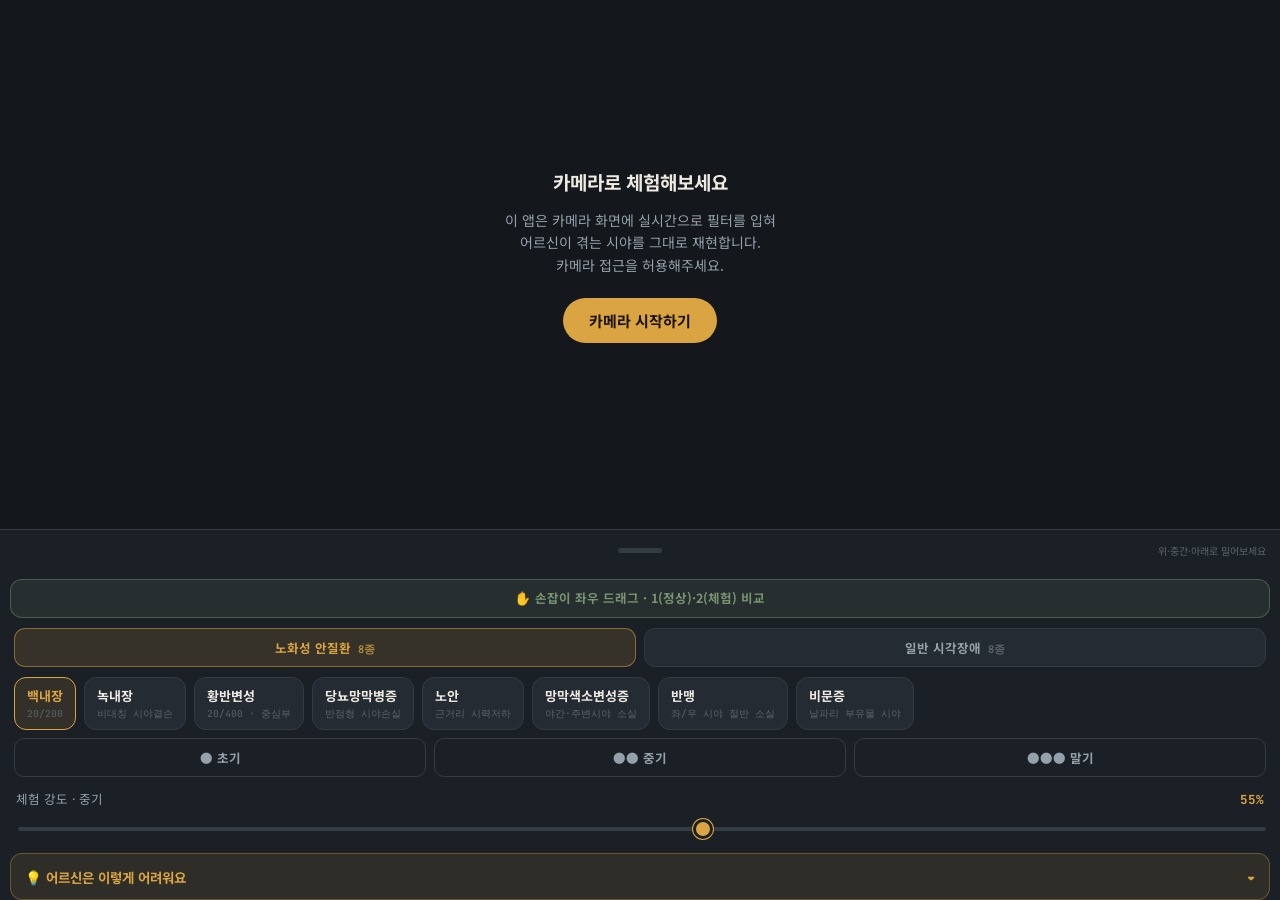
<file: vision.html>
<!DOCTYPE html>
<html lang="ko">
<head>
<meta charset="UTF-8">
<meta name="viewport" content="width=device-width, initial-scale=1, maximum-scale=1, user-scalable=no, viewport-fit=cover">
<meta name="apple-mobile-web-app-capable" content="yes">
<meta name="apple-mobile-web-app-status-bar-style" content="black-translucent">
<meta name="apple-mobile-web-app-title" content="시각체험">
<meta name="theme-color" content="#14181C">
<title>시각 체험 · 어르신 안질환 카메라 체험</title>
<link rel="preconnect" href="https://fonts.googleapis.com">
<link rel="preconnect" href="https://fonts.gstatic.com" crossorigin>
<link href="https://fonts.googleapis.com/css2?family=Noto+Sans+KR:wght@400;500;700;900&family=JetBrains+Mono:wght@400;500;700&display=swap" rel="stylesheet">
<link rel="stylesheet" href="assets/css/theme.css">
<style>
  html,body{ overflow:hidden; }
  #app{ position:fixed; inset:0; display:flex; flex-direction:column; }

  /* ---------- STAGE (camera) ---------- */
  #stage{ position:relative; flex:1; min-height:0; background:#000; overflow:hidden; touch-action:none; }
  #stage video{
    position:absolute; inset:0; width:100%; height:100%;
    object-fit:cover; background:#000;
  }
  #videoNormal{ z-index:1; }
  #simWrap{ position:absolute; inset:0; z-index:2; overflow:hidden; clip-path: polygon(50% 0, 100% 0, 100% 100%, 50% 100%); }
  #videoSim{ position:absolute; inset:0; width:100%; height:100%; object-fit:cover; }
  #videoGhost{ position:absolute; inset:0; width:100%; height:100%; object-fit:cover; opacity:0; mix-blend-mode:screen; }
  /* 백내장 빛번짐: 밝은 부분만 남겨(contrast) 크게 번지게(blur) 한 영상을 screen 합성 */
  #videoBloom{ position:absolute; inset:0; width:100%; height:100%; object-fit:cover; opacity:0; mix-blend-mode:screen; pointer-events:none; }
  #cbCanvas{ position:absolute; inset:0; width:100%; height:100%; display:none; pointer-events:none; }
  #loupeCanvas{ position:absolute; inset:0; width:100%; height:100%; display:none; pointer-events:none; }

  .overlay{ position:absolute; inset:0; pointer-events:none; }
  #ovVignette{ background:transparent; opacity:0; transition:opacity .25s; }
  #ovHaze{ background:rgba(230,222,200,0.55); backdrop-filter:blur(4px); -webkit-backdrop-filter:blur(4px); opacity:0; transition:opacity .25s,background .25s; }
  #ovGlare{ background:radial-gradient(circle at 50% 42%, rgba(255,252,235,.9), rgba(255,252,235,0) 62%); opacity:0; transition:opacity .25s; mix-blend-mode:screen; }
  #ovCentral{
    position:absolute; left:50%; top:50%; transform:translate(-50%,-50%);
    width:46%; aspect-ratio:1/1; border-radius:50%; opacity:0;
    transition:opacity .25s, filter .25s, width .25s, background .25s;
  }
  #ovHemi{ position:absolute; top:0; bottom:0; width:50%; opacity:0; background:#050505; transition:opacity .25s, width .25s; }
  .floater{ position:absolute; opacity:0; transition:opacity .25s; animation:drift 10s ease-in-out infinite; pointer-events:none; }
  .floater svg{ width:100%; height:100%; display:block; overflow:visible; }
  .floater.fly{
    border-radius:50%;
    background:radial-gradient(circle at 35% 35%, rgba(18,16,12,0.7), rgba(18,16,12,0.32) 65%, rgba(18,16,12,0) 100%);
    filter:blur(.4px);
  }
  @keyframes drift{ 0%,100%{transform:translate(0,0) rotate(0deg)} 33%{transform:translate(5px,-4px) rotate(2deg)} 66%{transform:translate(-3px,3px) rotate(-2deg)} }

  /* 당뇨망막병증 단계별 반점 */
  .dspot{
    position:absolute; border-radius:38% 62% 55% 45%/48% 42% 58% 52%;
    background:rgba(14,12,10,0.5); filter:blur(3px); opacity:0; transition:opacity .3s, width .3s, height .3s;
  }
  .dspot.red{ background:rgba(122,24,18,0.55); }

  /* 녹내장 - 주변시야 전체가 어두워지고 중심만 또렷하게 유지 (코쪽/상하부 비대칭 강조 추가) */
  #ovGlaucoma{
    background:
      radial-gradient(circle at 50% 50%, transparent 34%, rgba(2,2,2,var(--gRing,0)) 66%),
      radial-gradient(ellipse 46% 34% at 6% 40%, rgba(2,2,2,var(--g1,0)) 0%, rgba(2,2,2,0) 76%),
      radial-gradient(ellipse 50% 30% at 52% 2%, rgba(2,2,2,var(--g2,0)) 0%, rgba(2,2,2,0) 78%),
      radial-gradient(ellipse 44% 32% at 60% 100%, rgba(2,2,2,var(--g3,0)) 0%, rgba(2,2,2,0) 78%);
    opacity:0; transition:opacity .25s;
  }

  #divider{ position:absolute; top:0; bottom:0; left:50%; width:0; z-index:5; touch-action:none; }
  #divider .line{ position:absolute; top:0; bottom:0; left:-1px; width:2px; background:rgba(238,234,226,0.85); box-shadow:0 0 12px rgba(0,0,0,.5); }
  #divider .handle{
    position:absolute; top:50%; left:50%; transform:translate(-50%,-50%);
    width:52px; height:52px; border-radius:50%; background:var(--bg-panel); border:2px solid var(--amber);
    display:flex; align-items:center; justify-content:center; box-shadow:0 4px 14px rgba(0,0,0,.45);
  }
  #divider .handle svg{ width:22px; height:22px; }
  .side-tag{
    position:absolute; bottom:14px; z-index:4; font-family:'JetBrains Mono',monospace; font-weight:700; font-size:12.5px;
    letter-spacing:.06em; color:rgba(238,234,226,.9); background:rgba(20,24,28,.55); padding:4px 9px; border-radius:20px;
    border:1px solid rgba(238,234,226,.18); pointer-events:none;
  }
  #tagLeft{ left:14px; } #tagRight{ right:14px; }

  #homeBtn{
    position:absolute; z-index:11; top:calc(var(--safe-top) + 8px); left:10px;
    width:34px; height:34px; border-radius:50%; background:rgba(20,24,28,.55); border:1px solid rgba(238,234,226,.18);
    display:flex; align-items:center; justify-content:center; color:var(--ink); font-size:16px; text-decoration:none;
  }
  #loupeToggle{
    position:absolute; z-index:11; bottom:60px; right:14px; display:none;
    align-items:center; gap:6px; background:rgba(20,24,28,.72); border:1px solid rgba(238,234,226,.25);
    color:var(--ink); font-family:'Noto Sans KR',sans-serif; font-weight:700; font-size:12.5px;
    padding:9px 14px; border-radius:20px;
  }
  /* 노안 돋보기 모드: 좌우 비교 없이 화면 전체를 흐리게 보여주고 원 안만 선명하게 */
  #stage.loupe-mode #simWrap{ clip-path:none !important; }
  #stage.loupe-mode #divider,
  #stage.loupe-mode .side-tag{ display:none; }
  #loupeToggle.on{ background:rgba(217,164,65,.92); color:#1B1300; border-color:var(--amber); }

  #permOverlay{
    position:absolute; inset:0; z-index:20; background:var(--bg-deep);
    display:flex; flex-direction:column; align-items:center; justify-content:center; text-align:center; padding:32px; gap:14px;
  }
  #permOverlay h2{ margin:0; font-size:19px; }
  #permOverlay p{ margin:0; color:var(--ink-dim); font-size:14px; line-height:1.6; max-width:320px; }
  #permOverlay button{
    margin-top:8px; background:var(--amber); color:#1B1300; border:none; font-family:'Noto Sans KR',sans-serif;
    font-weight:700; font-size:15px; padding:12px 26px; border-radius:30px; cursor:pointer;
  }
  #permOverlay .err{ color:var(--brick); font-size:12.5px; margin-top:4px; }

  #topbar{
    position:absolute; top:0; left:0; right:0; z-index:10; padding:calc(var(--safe-top) + 10px) 14px 40px 52px;
    display:flex; align-items:center; justify-content:space-between; gap:10px;
    background:linear-gradient(to bottom, rgba(0,0,0,.55), transparent); pointer-events:none;
  }
  #condName{ display:flex; align-items:center; gap:8px; }
  #recDot{ width:8px; height:8px; border-radius:50%; background:var(--brick); box-shadow:0 0 8px var(--brick); animation:pulse 1.6s ease-in-out infinite; }
  @keyframes pulse{ 0%,100%{opacity:1} 50%{opacity:.35} }
  #condName span.n{ font-weight:700; font-size:15px; }
  #acuityBadge{ font-family:'JetBrains Mono',monospace; font-size:11px; font-weight:700; color:var(--bg-deep); background:var(--amber); padding:3px 8px; border-radius:5px; white-space:nowrap; }

  #panel{ background:var(--bg-panel); border-top:1px solid var(--line); padding-bottom:var(--safe-bottom); flex-shrink:0; }
  .grouplbl{ padding:10px 14px 0; font-size:10.5px; font-weight:700; letter-spacing:.08em; color:var(--ink-faint); }
  #groupTabs{ display:flex; gap:8px; padding:8px 14px 2px; }
  .gtab{
    flex:1; background:var(--bg-panel-2); border:1px solid var(--line); border-radius:11px; color:var(--ink-dim);
    font-family:'Noto Sans KR',sans-serif; font-weight:700; font-size:12.5px; padding:9px 8px; cursor:pointer;
  }
  .gtab .cnt{ font-family:'JetBrains Mono',monospace; font-weight:700; font-size:10.5px; color:var(--ink-faint); margin-left:3px; }
  .gtab.active{ background:rgba(217,164,65,0.14); border-color:rgba(217,164,65,.5); color:var(--amber); }
  .gtab.active .cnt{ color:var(--amber); opacity:.75; }
  #chips{ display:flex; gap:8px; padding:8px 14px 4px; overflow-x:auto; scrollbar-width:none; }
  #chips2{ display:flex; gap:8px; padding:8px 14px 4px; overflow-x:auto; scrollbar-width:none; }
  #chips::-webkit-scrollbar,#chips2::-webkit-scrollbar{ display:none; }
  .chip{
    flex:0 0 auto; display:flex; flex-direction:column; align-items:flex-start; gap:2px; padding:8px 12px;
    border-radius:12px; border:1px solid var(--line); background:var(--bg-panel-2); cursor:pointer; user-select:none;
  }
  .chip .t{ font-size:13px; font-weight:700; }
  .chip .a{ font-family:'JetBrains Mono',monospace; font-size:9.5px; color:var(--ink-faint); }
  .chip.active{ border-color:var(--amber); background:rgba(217,164,65,0.12); }
  .chip.active .t{ color:var(--amber); }

  #subChips{ display:none; gap:8px; padding:0 14px 8px; overflow-x:auto; }
  #subChips.show{ display:flex; }
  .subchip{ flex:0 0 auto; padding:6px 12px; border-radius:20px; font-size:12.5px; border:1px solid var(--line); background:transparent; color:var(--ink-dim); cursor:pointer; }
  .subchip.active{ border-color:var(--amber); color:var(--amber); }

  #stageRow{ display:none; gap:8px; padding:4px 14px 2px; }
  #stageRow.show{ display:flex; }
  .stagebtn{
    flex:1; padding:9px 4px; border-radius:10px; font-size:12.5px; font-weight:700; text-align:center;
    border:1px solid var(--line); background:transparent; color:var(--ink-dim); cursor:pointer;
  }
  .stagebtn.active{ border-color:var(--brick); background:rgba(176,87,74,.16); color:#E2A79E; }

  #severityRow{ padding:10px 16px 4px; }
  #severityRow .lbl{ display:flex; justify-content:space-between; align-items:baseline; margin-bottom:6px; }
  #severityRow .lbl .lt{ font-size:12.5px; color:var(--ink-dim); }
  #severityRow .lbl .lv{ font-family:'JetBrains Mono',monospace; font-size:12.5px; font-weight:700; color:var(--amber); }
  input[type=range]{ -webkit-appearance:none; width:100%; height:26px; background:transparent; }
  input[type=range]::-webkit-slider-runnable-track{ height:4px; background:var(--line); border-radius:2px; }
  input[type=range]::-webkit-slider-thumb{ -webkit-appearance:none; width:20px; height:20px; margin-top:-8px; border-radius:50%; background:var(--amber); border:3px solid var(--bg-panel); box-shadow:0 0 0 1px var(--amber); }
  input[type=range]::-moz-range-track{ height:4px; background:var(--line); border-radius:2px; }
  input[type=range]::-moz-range-thumb{ width:14px; height:14px; border-radius:50%; background:var(--amber); border:3px solid var(--bg-panel); }

  #panelDrag{
    display:flex; align-items:center; justify-content:center; padding:18px 0 16px; touch-action:none; cursor:grab;
  }
  #panelDrag .bar{ width:44px; height:5px; border-radius:3px; background:var(--line); }

  #tipsToggle{
    width:calc(100% - 20px); margin:2px 10px 0; background:rgba(217,164,65,0.1); border:1px solid rgba(217,164,65,.35); border-radius:12px;
    color:var(--amber); font-family:'Noto Sans KR',sans-serif; font-weight:700; font-size:13.5px; padding:12px 14px; display:flex; align-items:center;
    justify-content:space-between; cursor:pointer; animation:tipsPulse 2.2s ease-in-out infinite;
  }
  #tipsToggle.open{ animation:none; background:rgba(217,164,65,0.16); }
  @keyframes tipsPulse{ 0%,100%{ box-shadow:0 0 0 0 rgba(217,164,65,.35);} 50%{ box-shadow:0 0 0 6px rgba(217,164,65,0);} }
  #tipsToggle .car{ transition:transform .2s; font-size:15px; }
  #tipsToggle.open .car{ transform:rotate(180deg); }
  #tipsBody{ max-height:0; overflow:hidden; transition:max-height .28s ease; padding:0 16px; }
  #tipsBody.open{ max-height:280px; padding-bottom:14px; overflow-y:auto; margin-top:8px; }
  #tipsBody .desc{ font-size:13.5px; line-height:1.65; color:var(--ink); margin:6px 0 12px; }
  #tipsBody .tiplbl{ font-size:11.5px; color:var(--amber); font-weight:700; letter-spacing:.03em; margin-bottom:6px; }
  #tipsBody ul{ margin:0; padding-left:18px; }
  #tipsBody li{ font-size:13px; line-height:1.7; color:var(--ink-dim); margin-bottom:4px; }

  #stageHint{
    width:calc(100% - 20px); margin:10px 10px 2px; text-align:center; font-size:12.5px; font-weight:700;
    line-height:1.5; color:var(--sage);
    background:rgba(122,148,113,0.12); border:1px solid rgba(122,148,113,.45); border-radius:12px;
    padding:9px 14px;
  }
  #panel.compact #stageHint{ display:none; }

  /* 10번: 컴팩트 모드 - 손잡이를 탭하면 선택 UI를 숨기고 카메라 화면을 크게 */
  #panelDrag{ position:relative; }
  #panelDrag .tapHint{ position:absolute; right:14px; top:50%; transform:translateY(-50%); font-size:10px; color:var(--ink-faint); }
  #compactInfo{ display:none; text-align:center; font-size:12.5px; font-weight:700; color:var(--ink-dim); padding:2px 0 10px; }
  #panel.compact #groupTabs,
  #panel.compact #chips,
  #panel.compact #chips2,
  #panel.compact #subChips,
  #panel.compact #stageRow,
  #panel.compact #severityRow,
  #panel.compact #tipsToggle,
  #panel.compact #tipsBody{ display:none; }
  #panel.compact #compactInfo{ display:block; }


</style>
</head>
<body>
<div id="app">

  <div id="stage">
    <video id="videoNormal" autoplay playsinline muted></video>

    <div id="simWrap">
      <video id="videoSim" autoplay playsinline muted></video>
      <canvas id="cbCanvas"></canvas>
      <canvas id="loupeCanvas"></canvas>
      <video id="videoGhost" autoplay playsinline muted></video>
      <video id="videoBloom" autoplay playsinline muted></video>
      <div class="overlay" id="ovHaze"></div>
      <div class="overlay" id="ovGlare"></div>
      <div class="overlay" id="ovVignette"></div>
      <div class="overlay" id="ovHemi"></div>
      <div class="overlay" id="ovGlaucoma"></div>
      <div class="overlay"><div id="ovCentral"></div></div>
      <div class="overlay" id="ovFloaters"></div>
      <div class="overlay" id="ovDiabetic"></div>
    </div>

    <a id="homeBtn" href="index.html">&#8592;</a>
    <div class="side-tag" id="tagLeft">1 &middot; 정상 시야</div>
    <div class="side-tag" id="tagRight">2 &middot; 체험 중</div>
    <button id="loupeToggle">&#128269; 돋보기로 보기</button>

    <div id="divider">
      <div class="line"></div>
      <div class="handle">
        <svg viewBox="0 0 24 24" fill="none" stroke="#D9A441" stroke-width="2" stroke-linecap="round">
          <path d="M4 12h4M16 12h4M9 12a3 3 0 1 0 6 0 3 3 0 0 0-6 0Z"/>
        </svg>
      </div>
    </div>

    <div id="topbar">
      <div id="condName"><span id="recDot"></span><span class="n" id="condLabel">백내장</span></div>
      <span class="mono" id="acuityBadge">20/200</span>
    </div>

    <div id="permOverlay">
      <h2>카메라로 체험해보세요</h2>
      <p>이 앱은 카메라 화면에 실시간으로 필터를 입혀<br>어르신이 겪는 시야를 그대로 재현합니다.<br>카메라 접근을 허용해주세요.</p>
      <button id="btnStart">카메라 시작하기</button>
      <p class="err" id="permErr"></p>
    </div>
  </div>

  <div id="panel">
    <div id="panelDrag"><div class="bar"></div><span class="tapHint">위·중간·아래로 밀어보세요</span></div>
    <div id="compactInfo"></div>
    <div id="stageHint">&#9995; 손잡이 좌우 드래그 &middot; 1(정상)&middot;2(체험) 비교</div>
    <div id="groupTabs">
      <button class="gtab active" data-g="aging">노화성 안질환 <span class="cnt">8종</span></button>
      <button class="gtab" data-g="general">일반 시각장애 <span class="cnt">8종</span></button>
    </div>
    <div id="chips"></div>
    <div id="chips2" style="display:none;"></div>
    <div id="subChips"></div>

    <div id="stageRow">
      <button class="stagebtn" data-stage="1">&#9679; 초기</button>
      <button class="stagebtn" data-stage="2">&#9679;&#9679; 중기</button>
      <button class="stagebtn" data-stage="3">&#9679;&#9679;&#9679; 말기</button>
    </div>

    <div id="severityRow">
      <div class="lbl"><span class="lt" id="sevLabel">체험 강도</span><span class="lv mono" id="sevValue">55%</span></div>
      <input type="range" id="severity" min="0" max="100" value="55">
    </div>

    <button id="tipsToggle"><span id="tipsToggleLabel">&#128161; 어르신은 이렇게 어려워요</span><span class="car">&#9662;</span></button>
    <div id="tipsBody">
      <div class="desc" id="tipsDesc"></div>
      <div class="tiplbl">사회복무요원 응대 팁</div>
      <ul id="tipsList"></ul>
    </div>
  </div>

</div>

<script>
(function(){
  "use strict";

  // iOS Safari는 viewport의 user-scalable=no를 접근성 이유로 무시하는 경우가 많아,
  // 노안 핀치 제스처 중 카메라 화면이 아니라 페이지 전체가 확대/축소되는 문제가 생길 수 있음.
  // 네이티브 제스처(gesturestart 등)와 두 손가락 touchmove를 직접 막아 페이지 자체 줌을 차단.
  ['gesturestart','gesturechange','gestureend'].forEach(ev=>{
    document.addEventListener(ev, e=> e.preventDefault());
  });
  document.addEventListener('touchmove', function(e){
    if(e.touches && e.touches.length > 1) e.preventDefault();
  }, { passive:false });

  // ---------- 노화성 안질환 8종 ----------
  const AGING = [
    { id:'cataract', name:'백내장', acuity:'20/200', group:'aging',
      desc:'수정체가 뿌옇게 흐려져 안개가 낀 것처럼 보이고, 밝은 빛은 번지듯 퍼져 보입니다. 전체적으로 색이 누렇게 바래 보이기도 해요.',
      tips:['조명을 밝게 하되 창가 역광·직사광은 피해주세요','글씨는 크고 굵게, 대비가 뚜렷한 자료를 준비하세요','서류 서명란은 손으로 짚어 안내해주세요'],
      apply(t){ const e=Math.pow(t,1.5);
        // 말기에도 아무것도 안 보일 정도로 뭉개지지 않도록 블러·안개는 완만하게 올리고,
        // 대신 백내장 특유의 누런 색조(sepia)와 밝은 빛이 번지는 느낌(glare)을 강조한다.
        // 누런 색조는 sepia를 올리고 채도를 살짝 올려 회색이 아닌 '노랗게' 보이도록,
        // 빛번짐은 밝은 부분(전등·창문·화면)에서 빛이 퍼져 나가도록 bloom으로 표현한다.
        return { filter:`blur(${1+4*e}px) contrast(${100-30*e}%) sepia(${35+55*t}%) saturate(${115+45*t}%) hue-rotate(${-6*t}deg) brightness(${102+6*t}%)`,
          haze:e*0.4, hazeColor:`rgba(240,210,120,0.55)`, glare:t*0.25, bloom:0.35+0.65*t }; } },
    { id:'glaucoma', name:'녹내장', acuity:'비대칭 시야결손', group:'aging',
      desc:'중심 시력은 말기까지 뚜렷하게 잘 유지되지만, 코 쪽이나 위아래 시야부터 불규칙하게 지워지듯 사라집니다. 눈부심은 심하지 않고 서서히 흐릿해지는 느낌이며, 반대쪽 눈이 보완해줘서 스스로는 한참 눈치채지 못하는 경우가 많아요.',
      tips:['옆·뒤에서 갑자기 말을 걸거나 손대지 마세요','정면으로 천천히 다가가 인기척을 먼저 알려주세요','이동 중 발밑 턱이나 장애물을 말로 알려주세요'],
      apply(t){ return { filter:`contrast(${100+4*t}%)`, glaucomaLoss:t }; } },
    { id:'amd', name:'황반변성', acuity:'20/400 · 중심부', group:'aging',
      desc:'시야 한가운데가 검게 얼룩지거나 지워져 마주 본 얼굴·글자의 가운데를 알아보기 어렵습니다. 말기엔 암점 가장자리가 뚜렷해져요.',
      tips:['정면보다 옆에서 살짝 비켜 서면 더 잘 보일 수 있어요','중요한 내용은 글씨보다 말로 또박또박 전달해주세요','작은 글씨 서류는 대신 소리 내어 읽어주세요'],
      apply(t){ return { filter:`contrast(${100-8*t}%) saturate(${100-6*t}%)`, central:t }; } },
    { id:'diabetic', name:'당뇨망막병증', acuity:'반점형 시야손실', group:'aging',
      desc:'망막 곳곳이 손상돼 시야에 불규칙하고 경계가 흐릿한 얼룩이 흩어져 나타나며, 실 모양의 부유물도 함께 떠다닐 수 있습니다. 초기엔 작은 얼룩이 몇 군데뿐이지만 중기로 갈수록 크기와 개수가 늘고, 말기(증식성)에는 유리체 출혈로 붉게 물든 반점까지 섞여 시야가 크게 흐려집니다.',
      tips:['같은 물건도 여러 각도에서 다시 보여주세요','바닥 턱·계단은 특히 미리 안내해주세요','시야에 빈 곳이 있을 수 있으니 천천히, 자주 확인하며 설명해주세요'],
      apply(t){ return { diabeticSpots:t, floaters:t*0.5 }; } },
    { id:'presbyopia', name:'노안', acuity:'근거리 시력저하', group:'aging',
      desc:'수정체 탄력이 떨어져 가까운 글씨에 초점을 맞추기 어렵습니다. 먼 곳은 잘 보이지만 가까운 글씨는 흐릿하게 겹쳐 보여요.',
      tips:['서류·화면은 눈에서 조금 떨어뜨려 보여주세요','작고 가는 글씨보다 크고 굵은 글씨 자료를 준비하세요','밝은 조명 아래서 보여주면 훨씬 잘 보여요'],
      apply(t){ return { filter:`blur(${(1+5*t)*presbyopiaZoom}px) contrast(${100-16*t*presbyopiaZoom}%)`, presbyZoom:presbyopiaZoom }; } },
    { id:'rp', name:'망막색소변성증', acuity:'야간·주변시야 소실', group:'aging',
      desc:'주변부 전체가 도넛 모양으로 고르게 좁아지며 마치 좁은 원통(터널) 속에서 보는 듯하고, 특히 어두운 곳에서 사물을 거의 분간 못할 만큼 심해져요(야맹증). 빛에 예민해 눈부심을 자주 느끼고, 명암·색 대비를 구별하는 힘이 떨어져 화면 전체가 뿌옇게 보이기도 합니다. 녹내장과 달리 사방이 골고루 좁아져 발을 헛디디거나 옆 사람과 부딪히기 쉬워요.',
      tips:['어두운 실내·저녁 시간엔 더 신중히 안내해주세요','시야 가장자리에서 다가가면 놀랄 수 있어요, 정면으로 접근하세요','바닥 색이 비슷한 문턱은 꼭 말로 짚어주세요'],
      apply(t){ return { filter:`brightness(${100-22*t}%) contrast(${100-10*t}%)`, vignette:t*0.95, vignetteSoft:true, haze:t*0.32, glare:t*0.4 }; } },
    { id:'hemianopia', name:'반맹', acuity:'좌/우 시야 절반 소실', group:'aging',
      sub:['right','left'], subLabel:{ right:'오른쪽이 안 보임', left:'왼쪽이 안 보임' },
      desc:'뇌졸중 등으로 시야의 절반(주로 한쪽)이 통째로 보이지 않습니다. 정면을 보고 있어도 한쪽에서 다가오는 사람이나 물건을 전혀 인지하지 못해요.',
      tips:['보이지 않는 쪽에서 다가가면 놀랄 수 있어요, 보이는 쪽으로 접근하세요','중요한 물건·서류는 보이는 쪽에 놓아주세요','고개를 돌려 확인하는 습관을 안내해드리면 도움이 돼요'],
      apply(t, sub){ return { hemi:t, hemiSide: sub==='left' ? 'left' : 'right' }; } },
    { id:'floaters_dz', name:'비문증', acuity:'날파리 부유물 시야', group:'aging',
      desc:'유리체 혼탁으로 눈앞에 투명한 실이나 지렁이 모양, 작은 날파리 모양의 것들이 둥둥 떠다니는 것처럼 보입니다. 눈을 움직이면 함께 따라 움직이고, 밝은 배경을 볼 때 특히 두드러져요.',
      tips:['밝은 벽이나 하늘을 보며 대화할 때 더 불편해할 수 있어요','갑자기 부유물이 급격히 늘면 병원 진료가 필요할 수 있다고 안내해주세요','시야 방해로 놓치는 물건이 있는지 한 번 더 확인해주세요'],
      apply(t){ return { filter:`contrast(${100+4*t}%)`, floaters:t*1.15 }; } },
  ];

  // ---------- 일반 시각장애 8종 ----------
  const GENERAL = [
    { id:'va', name:'시력장애', acuity:'저시력(교정 불가)', group:'general',
      desc:'안경으로도 교정되지 않을 만큼 시력 자체가 낮아 전반적으로 뿌옇고 뭉개져 보입니다. 큰 사물의 윤곽 정도만 겨우 구분되고, 글씨나 표정처럼 세밀한 부분은 거의 알아보기 어려워요.',
      tips:['얼굴을 가까이 마주하고 또박또박 말씀해주세요','손을 잡거나 팔을 대드려 방향을 안내해주세요','바닥 색이 비슷한 문턱·계단은 꼭 말로 알려주세요'],
      apply(t){ return { filter:`blur(${2+8*t}px) contrast(${100-12*t}%)` }; } },
    { id:'vf', name:'시야장애', acuity:'주변시야 손실', group:'general',
      desc:'시야 주변부가 점점 어두워져 지워지고, 중심의 좁은 범위만 보입니다. 정면은 그런대로 보여도 옆에서 다가오는 사람이나 발밑 장애물은 알아채기 어려워요.',
      tips:['옆이나 뒤에서 갑자기 다가가지 마세요','정면으로 천천히 다가가 먼저 말을 걸어주세요','이동 시 발밑 턱·장애물을 미리 말로 알려주세요'],
      apply(t){ return { vignette:0.32+0.42*t, vignetteSoft:true }; } },
    { id:'tv', name:'터널시야', acuity:'극도로 좁은 시야', group:'general',
      desc:'시야장애보다 훨씬 좁아져 마치 종이 원통을 통해 보는 것처럼 아주 좁은 중심 범위만 보입니다. 시선을 조금만 옆으로 돌려도 방금 본 것이 시야에서 완전히 사라져요.',
      tips:['한 번에 하나씩, 정면에 두고 보여주세요','이동 시 옆에서 부축하며 속도를 맞춰주세요','시야 밖 물건은 손에 쥐어드리듯 직접 전달해주세요'],
      apply(t){ return { vignette:0.68+0.30*t, vignetteSoft:true }; } },
    { id:'diplopia', name:'복시장애', acuity:'이중 시야', group:'general',
      desc:'양쪽 눈의 상이 어긋나게 맞춰져 사물이 둘로 겹쳐 보입니다. 거리 판단이 어려워 계단이나 문턱에서 발을 헛디디기 쉬워요.',
      tips:['계단·문턱은 손으로 짚어드리며 안내해주세요','물건을 건넬 땐 손에 닿기 직전까지 천천히 다가가주세요','갑자기 생긴 복시는 병원 진료가 필요할 수 있어요'],
      apply(t){ return { filter:`contrast(${100-4*t}%)`, ghost:t }; } },
    { id:'colorblind', name:'색각장애(적록색맹)', acuity:'적-녹 구분 저하', group:'general',
      desc:'붉은색과 초록색 계열이 서로 비슷하게 보여 잘 구분되지 않습니다. 신호등·표지판·약 포장의 색상 구분이 특히 어려워요.',
      tips:['색상만으로 구분되는 안내(빨간 버튼=위험 등)는 모양이나 글자도 함께 알려주세요','신호등·표지판 설명 시 위치까지 함께 말씀해주세요','약봉투는 색보다 글씨 크기로 구분해드리세요'],
      apply(t){ return { colorblind:t }; } },
    { id:'refractive', name:'굴절장애', acuity:'초점 흐림', group:'general',
      desc:'각막·수정체의 굴절 이상으로 상이 망막에 정확히 맺히지 않아 전반적으로 뿌옇게 보입니다. 근시·원시는 물론, 난시가 있으면 가로·세로 등 방향에 따라 흐려지는 정도가 달라 상이 한쪽으로 번져 보이기도 해요.',
      tips:['안경을 쓰고 계신지, 도수가 맞는지 여쭤봐주세요','자료는 적정 거리를 두고 천천히 보여주세요','작은 글씨는 확대해서 보여주세요'],
      apply(t){ return { filter:`blur(${1+5*t}px)` }; } },
    { id:'accommodative', name:'조절장애', acuity:'초점 전환 지연', group:'general',
      desc:'가까운 곳과 먼 곳 사이에서 초점을 빠르게 바꾸지 못합니다. 화면을 보다 사람 얼굴을 보면 한동안 흐릿하다가 서서히 초점이 맞아요. 몇 초마다 자동으로 흐려졌다 다시 맞춰지는 걸 보며 그 지연을 느껴보세요.',
      tips:['화면과 사람을 번갈아 봐야 할 땐 잠시 기다려주세요','시선을 옮기시라고 미리 말씀해주시면 도움이 돼요','급하게 초점을 요구하는 상황은 피해주세요'],
      apply(t){ return { filter:`blur(${1+1.5*t}px) contrast(${100-8*t}%)` }; } },
    { id:'glare', name:'광각장애(눈부심)', acuity:'빛 번짐·눈부심', group:'general',
      desc:'빛에 예민해져 조명이나 창밖 햇빛이 하얗게 번져 보이고, 밝은 곳에서 오히려 시야가 더 나빠집니다.',
      tips:['정면 조명이나 창가 역광을 피해 자리를 안내해주세요','스마트폰·화면 밝기를 낮춰드리는 것도 도움이 돼요','실내외 이동 시 눈이 적응할 시간을 주세요'],
      apply(t){ return { filter:`brightness(${100+4*t}%) contrast(${100-6*t}%)`, glare:t }; } },
  ];

  const CONDITIONS = AGING.concat(GENERAL);
  let currentCond = CONDITIONS[0];
  let currentSub = 'protanopia';
  let severity = 55;
  let presbyopiaZoom = 0.3; // 0=멀리(선명) ~ 1=가까이(블러)
  let amdFocus = {x:0.5, y:0.5}; // 2번: 황반변성 암점 위치(손가락으로 이동 가능)
  let presbyopiaLoupeOn = false; // 노안 - 돋보기 모드 켬/끔
  let loupePos = {x:0.5, y:0.5}; // 돋보기(선명하게 보이는 원) 위치

  const videoNormal = document.getElementById('videoNormal');
  const videoSim = document.getElementById('videoSim');
  const videoGhost = document.getElementById('videoGhost');
  const videoBloom = document.getElementById('videoBloom');
  const cbCanvas = document.getElementById('cbCanvas');
  const cbCtx = cbCanvas.getContext('2d', { willReadFrequently:true });
  const loupeCanvas = document.getElementById('loupeCanvas');
  const loupeCtx = loupeCanvas.getContext('2d');
  const loupeToggle = document.getElementById('loupeToggle');
  const ovHaze = document.getElementById('ovHaze');
  const ovGlare = document.getElementById('ovGlare');
  const ovVignette = document.getElementById('ovVignette');
  const ovHemi = document.getElementById('ovHemi');
  const ovGlaucoma = document.getElementById('ovGlaucoma');
  const ovCentral = document.getElementById('ovCentral');
  const ovFloaters = document.getElementById('ovFloaters');
  const ovDiabetic = document.getElementById('ovDiabetic');
  const panelEl = document.getElementById('panel');
  const compactInfo = document.getElementById('compactInfo');
  const chipsEl = document.getElementById('chips');
  const chips2El = document.getElementById('chips2');
  const subChipsEl = document.getElementById('subChips');
  const stageRow = document.getElementById('stageRow');
  const condLabel = document.getElementById('condLabel');
  const acuityBadge = document.getElementById('acuityBadge');
  const sevInput = document.getElementById('severity');
  const sevLabel = document.getElementById('sevLabel');
  const sevValue = document.getElementById('sevValue');
  const tipsToggle = document.getElementById('tipsToggle');
  const tipsToggleLabel = document.getElementById('tipsToggleLabel');
  const tipsBody = document.getElementById('tipsBody');
  const hintEl = document.getElementById('stageHint');
  const tipsDesc = document.getElementById('tipsDesc');
  const tipsList = document.getElementById('tipsList');

  // 적록색맹(protanopia 계열) 색상 변환 매트릭스 - 적색 성분을 녹색/갈색 쪽으로 크게 끌어당겨
  // "빨간색이 초록색처럼 보이는" 느낌을 재현. iOS Safari는 video 태그에 SVG feColorMatrix를
  // CSS filter:url()로 적용하는 것을 안정적으로 지원하지 않아, 캔버스에 프레임을 그린 뒤
  // 픽셀 단위로 직접 매트릭스를 곱하는 방식으로 구현한다.
  const IDENTITY_3 = [1,0,0, 0,1,0, 0,0,1];
  const PROTANOPIA_3 = [
    0.152,1.053,-0.205,
    0.115,0.786,0.099,
    -0.004,-0.048,1.052
  ];
  let cbRunning = false;
  let cbLoopId = 0;
  let cbLastT = 0;
  function cbInterpMatrix(t){
    return IDENTITY_3.map((v,i)=> v + (PROTANOPIA_3[i]-v)*t);
  }
  function cbDrawFrame(id){
    if(!cbRunning || id !== cbLoopId) return;
    const srcVideo = videoNormal;
    if(srcVideo.videoWidth > 0){
      const rect = document.getElementById('stage').getBoundingClientRect();
      const targetW = 300, targetH = Math.round(targetW * (rect.height/rect.width || 1.8));
      if(cbCanvas.width !== targetW || cbCanvas.height !== targetH){
        cbCanvas.width = targetW; cbCanvas.height = targetH;
      }
      const vw = srcVideo.videoWidth, vh = srcVideo.videoHeight;
      const scale = Math.max(targetW/vw, targetH/vh);
      const sw = targetW/scale, sh = targetH/scale;
      const sx = (vw-sw)/2, sy = (vh-sh)/2;
      cbCtx.drawImage(srcVideo, sx, sy, sw, sh, 0, 0, targetW, targetH);
      const m = cbInterpMatrix(cbLastT);
      const imgData = cbCtx.getImageData(0, 0, targetW, targetH);
      const d = imgData.data;
      for(let i=0;i<d.length;i+=4){
        const r=d[i], g=d[i+1], b=d[i+2];
        d[i]   = Math.min(255, Math.max(0, m[0]*r + m[1]*g + m[2]*b));
        d[i+1] = Math.min(255, Math.max(0, m[3]*r + m[4]*g + m[5]*b));
        d[i+2] = Math.min(255, Math.max(0, m[6]*r + m[7]*g + m[8]*b));
      }
      cbCtx.putImageData(imgData, 0, 0);
    }
    requestAnimationFrame(()=> cbDrawFrame(id));
  }
  function startColorblindCanvas(t){
    cbLastT = t;
    videoSim.style.opacity = '0';
    cbCanvas.style.display = 'block';
    if(!cbRunning){
      cbRunning = true;
      cbLoopId++;
      cbDrawFrame(cbLoopId);
    }
  }
  function stopColorblindCanvas(){
    cbRunning = false;
    cbLoopId++;
    cbCanvas.style.display = 'none';
    videoSim.style.opacity = '1';
  }

  // 1번-보조: 노안 돋보기 모드 - 배경(화면 전체)은 videoSim에 CSS filter blur를 걸어
  // 초점이 안 맞게 보여주고, 이 캔버스에는 손가락으로 누른 자리의 원 안쪽만
  // 선명한 영상을 (돋보기처럼 살짝 확대해서) 그린다. 원 바깥은 투명하게 비워 둔다.
  // iOS Safari는 캔버스 ctx.filter(blur)를 지원하지 않아 캔버스에서 흐림을 만들면
  // 아이폰에서는 화면 전체가 선명하게 보이므로, 흐림은 반드시 CSS filter로 처리한다.
  const LOUPE_MAG = 1.6; // 돋보기 확대 배율
  let loupeRunning = false;
  let loupeLoopId = 0;
  // 돋보기를 켜도 손가락으로 확대·축소해 둔 상태(흐림 정도·확대 배율)를 그대로 유지한다
  function presbyScale(){ return 1+presbyopiaZoom*0.35; }
  function loupeDrawFrame(id){
    if(!loupeRunning || id !== loupeLoopId) return;
    const srcVideo = videoNormal;
    if(srcVideo.videoWidth > 0){
      const rect = document.getElementById('stage').getBoundingClientRect();
      const dpr = Math.min(2, window.devicePixelRatio||1);
      const targetW = Math.round(rect.width*dpr), targetH = Math.round(rect.height*dpr);
      if(loupeCanvas.width !== targetW || loupeCanvas.height !== targetH){
        loupeCanvas.width = targetW; loupeCanvas.height = targetH;
      }
      const vw = srcVideo.videoWidth, vh = srcVideo.videoHeight;
      const scale = Math.max(targetW/vw, targetH/vh);
      const sw = targetW/scale, sh = targetH/scale;
      const sx = (vw-sw)/2, sy = (vh-sh)/2;
      const cx = loupePos.x*targetW, cy = loupePos.y*targetH;
      const radius = Math.min(targetW, targetH)*0.2;

      loupeCtx.clearRect(0, 0, targetW, targetH);
      loupeCtx.save();
      loupeCtx.beginPath();
      loupeCtx.arc(cx, cy, radius, 0, Math.PI*2);
      loupeCtx.clip();
      // 돋보기 중심은 그대로 두고 주변을 LOUPE_MAG배로 키워서 그린다
      loupeCtx.translate(cx, cy);
      loupeCtx.scale(LOUPE_MAG, LOUPE_MAG);
      loupeCtx.translate(-cx, -cy);
      // 그 아래에는 흐린 배경(videoSim)과 똑같이 화면 중심 기준 핀치 확대를 적용해 위치를 맞춘다
      const ps = presbyScale();
      loupeCtx.translate(targetW/2, targetH/2);
      loupeCtx.scale(ps, ps);
      loupeCtx.translate(-targetW/2, -targetH/2);
      loupeCtx.drawImage(srcVideo, sx, sy, sw, sh, 0, 0, targetW, targetH);
      loupeCtx.restore();

      loupeCtx.save();
      loupeCtx.beginPath();
      loupeCtx.arc(cx, cy, radius, 0, Math.PI*2);
      loupeCtx.lineWidth = 4*dpr;
      loupeCtx.strokeStyle = 'rgba(255,255,255,.95)';
      loupeCtx.shadowColor = 'rgba(0,0,0,.45)';
      loupeCtx.shadowBlur = 8*dpr;
      loupeCtx.stroke();
      loupeCtx.restore();
    }
    requestAnimationFrame(()=> loupeDrawFrame(id));
  }
  function startLoupeCanvas(){
    document.getElementById('stage').classList.add('loupe-mode');
    loupeCanvas.style.display = 'block';
    if(!loupeRunning){
      loupeRunning = true;
      loupeLoopId++;
      loupeDrawFrame(loupeLoopId);
    }
  }
  function stopLoupeCanvas(){
    loupeRunning = false;
    loupeLoopId++;
    document.getElementById('stage').classList.remove('loupe-mode');
    loupeCanvas.style.display = 'none';
  }

  // 실/지렁이 모양(투명, 구불구불) + 날파리 모양(작고 동그란) 부유물
  const THREAD_SPOTS = [
    {l:'10%',t:'16%',w:'22%',h:'14%', delay:'0s', dur:'9s', rot:'6deg', at:0.04},
    {l:'62%',t:'68%',w:'19%',h:'12%', delay:'1.2s', dur:'11s', rot:'-8deg', at:0.18},
    {l:'58%',t:'10%',w:'18%',h:'11%', delay:'2.1s', dur:'8s', rot:'-18deg', at:0.34},
    {l:'6%',t:'66%',w:'21%',h:'13%', delay:'3.0s', dur:'12s', rot:'14deg', at:0.5},
    {l:'26%',t:'46%',w:'16%',h:'10%', delay:'0.8s', dur:'10s', rot:'30deg', at:0.62},
    {l:'70%',t:'34%',w:'17%',h:'11%', delay:'2.6s', dur:'13s', rot:'-26deg', at:0.74},
    {l:'40%',t:'74%',w:'20%',h:'12%', delay:'1.6s', dur:'9.5s', rot:'10deg', at:0.85},
    {l:'80%',t:'52%',w:'15%',h:'9%', delay:'3.4s', dur:'11.5s', rot:'-12deg', at:0.94},
  ];
  const FLY_SPOTS = [
    {l:'72%',t:'46%',w:'3.2%',h:'2.8%', delay:'.6s', dur:'7s', at:0.06},
    {l:'40%',t:'26%',w:'2.6%',h:'2.3%', delay:'3.5s', dur:'8.5s', at:0.2},
    {l:'82%',t:'20%',w:'2.8%',h:'2.5%', delay:'1.8s', dur:'6.5s', at:0.3},
    {l:'20%',t:'36%',w:'2.4%',h:'2.1%', delay:'2.9s', dur:'9s', at:0.4},
    {l:'16%',t:'78%',w:'2.8%',h:'2.4%', delay:'1.1s', dur:'7.5s', at:0.5},
    {l:'88%',t:'70%',w:'2.5%',h:'2.2%', delay:'2.3s', dur:'8s', at:0.6},
    {l:'48%',t:'14%',w:'2.6%',h:'2.3%', delay:'0.4s', dur:'10s', at:0.68},
    {l:'34%',t:'58%',w:'2.7%',h:'2.4%', delay:'2.0s', dur:'6.8s', at:0.76},
    {l:'62%',t:'82%',w:'2.4%',h:'2.1%', delay:'1.4s', dur:'9.4s', at:0.85},
    {l:'8%',t:'48%',w:'2.9%',h:'2.5%', delay:'2.8s', dur:'7.8s', at:0.93},
  ];
  const THREAD_SVG = `<svg viewBox="0 0 100 60" xmlns="http://www.w3.org/2000/svg">
      <path d="M4 30 C 20 5, 35 55, 50 28 S 78 4, 96 32" fill="none" stroke="rgba(14,12,10,0.22)" stroke-width="5" stroke-linecap="round" filter="blur(1.5px)"/>
      <path d="M4 30 C 20 5, 35 55, 50 28 S 78 4, 96 32" fill="none" stroke="rgba(215,212,200,0.4)" stroke-width="2.2" stroke-linecap="round"/>
    </svg>`;
  THREAD_SPOTS.forEach(f=>{
    const d = document.createElement('div');
    d.className='floater thread';
    d.style.left=f.l; d.style.top=f.t;
    d.dataset.w = parseFloat(f.w); d.dataset.h = parseFloat(f.h);
    d.dataset.at = f.at;
    d.style.width=f.w; d.style.height=f.h;
    d.style.animationDelay=f.delay;
    d.style.animationDuration=f.dur;
    d.style.transform=`rotate(${f.rot})`;
    d.innerHTML = THREAD_SVG;
    ovFloaters.appendChild(d);
  });
  FLY_SPOTS.forEach(f=>{
    const d = document.createElement('div');
    d.className='floater fly';
    d.style.left=f.l; d.style.top=f.t;
    d.dataset.w = parseFloat(f.w); d.dataset.h = parseFloat(f.h);
    d.dataset.at = f.at;
    d.style.width=f.w; d.style.height=f.h;
    d.style.animationDelay=f.delay;
    d.style.animationDuration=f.dur;
    ovFloaters.appendChild(d);
  });

  // 5번: 당뇨망막병증 단계별 반점 (초기 소수·소형 → 중기 증가 → 말기 붉은 반점 추가)
  const DIABETIC_SPOTS = [
    {l:'22%',t:'30%',w:'5%',h:'4%', at:0.04},
    {l:'68%',t:'22%',w:'4%',h:'5%', at:0.07},
    {l:'40%',t:'55%',w:'6%',h:'5%', at:0.14},
    {l:'30%',t:'68%',w:'7%',h:'6%', at:0.30},
    {l:'75%',t:'60%',w:'6%',h:'5%', at:0.34},
    {l:'55%',t:'25%',w:'8%',h:'6%', at:0.40},
    {l:'15%',t:'50%',w:'6%',h:'5%', at:0.46},
    {l:'62%',t:'42%',w:'9%',h:'7%', at:0.52},
    {l:'35%',t:'20%',w:'6%',h:'5%', at:0.58},
    {l:'80%',t:'35%',w:'7%',h:'6%', at:0.64},
    {l:'25%',t:'42%',w:'10%',h:'8%', at:0.72, red:true},
    {l:'58%',t:'65%',w:'11%',h:'9%', at:0.78, red:true},
    {l:'45%',t:'45%',w:'9%',h:'7%', at:0.85, red:true},
    {l:'70%',t:'20%',w:'8%',h:'6%', at:0.90, red:true},
  ];
  DIABETIC_SPOTS.forEach(f=>{
    const d = document.createElement('div');
    d.className='dspot'+(f.red?' red':'');
    d.style.left=f.l; d.style.top=f.t;
    d.dataset.w = parseFloat(f.w); d.dataset.h = parseFloat(f.h);
    d.dataset.at = f.at;
    d.style.width=f.w; d.style.height=f.h;
    ovDiabetic.appendChild(d);
  });

  function makeChip(c, container){
    const chip = document.createElement('div');
    chip.className='chip'+(c===currentCond?' active':'');
    chip.innerHTML = `<span class="t">${c.name}</span><span class="a mono">${c.acuity}</span>`;
    chip.addEventListener('click', ()=>{
      currentCond = c;
      if(c.sub) currentSub = c.sub[0]; // 이전 조건에서 쓰던 세부 옵션이 남아있지 않도록 첫 옵션으로 초기화
      amdFocus = {x:0.5, y:0.5};
      presbyopiaLoupeOn = false; stopLoupeCanvas(); loupeToggle.classList.remove('on');
      if(c.id==='accommodative') startFocusLagCycle(); else stopFocusLagCycle();
      [...chipsEl.children, ...chips2El.children].forEach(ch=>ch.classList.remove('active'));
      chip.classList.add('active');
      buildSubChips();
      buildStageRow();
      render();
    });
    container.appendChild(chip);
  }
  AGING.forEach(c=>makeChip(c, chipsEl));
  GENERAL.forEach(c=>makeChip(c, chips2El));

  // 9번: 노화성/일반 그룹을 탭으로 전환
  document.querySelectorAll('.gtab').forEach(tab=>{
    tab.addEventListener('click', ()=>{
      document.querySelectorAll('.gtab').forEach(t=>t.classList.remove('active'));
      tab.classList.add('active');
      const g = tab.dataset.g;
      chipsEl.style.display = g==='aging' ? 'flex' : 'none';
      chips2El.style.display = g==='general' ? 'flex' : 'none';
    });
  });

  function buildSubChips(){
    subChipsEl.innerHTML='';
    if(currentCond.sub){
      subChipsEl.classList.add('show');
      currentCond.sub.forEach(s=>{
        const b = document.createElement('button');
        b.className='subchip'+(s===currentSub?' active':'');
        b.textContent = currentCond.subLabel[s];
        b.addEventListener('click', ()=>{
          currentSub = s;
          [...subChipsEl.children].forEach(x=>x.classList.remove('active'));
          b.classList.add('active');
          render();
        });
        subChipsEl.appendChild(b);
      });
    } else {
      subChipsEl.classList.remove('show');
    }
  }
  buildSubChips();

  function buildStageRow(){
    stageRow.classList.add('show'); // 노화성/일반 구분 없이 모든 항목에 초기·중기·말기 단계 버튼을 보여준다
  }
  buildStageRow();
  [...stageRow.children].forEach(btn=>{
    btn.addEventListener('click', ()=>{
      const stage = +btn.dataset.stage;
      severity = stage===1?22 : stage===2?58 : 92;
      sevInput.value = severity;
      [...stageRow.children].forEach(b=>b.classList.remove('active'));
      btn.classList.add('active');
      render();
    });
  });

  function sevText(v){ if(v<34) return '초기'; if(v<67) return '중기'; return '말기'; }
  sevInput.addEventListener('input', e=>{
    severity = +e.target.value;
    [...stageRow.children].forEach(b=>b.classList.remove('active'));
    render();
  });

  function render(){
    condLabel.textContent = currentCond.sub ? `${currentCond.name} · ${currentCond.subLabel[currentSub]}` : currentCond.name;
    acuityBadge.textContent = currentCond.acuity;
    sevLabel.textContent = `체험 강도 · ${sevText(severity)}`;
    sevValue.textContent = severity+'%';

    const t = severity/100;
    const res = currentCond.apply(t, currentSub) || {};

    // 노안은 돋보기를 켜도 핀치로 맞춰 둔 흐림·확대를 그대로 두고, 돋보기 원 안만 선명하게 겹쳐 그린다
    videoSim.style.filter = res.filter || 'none';
    videoSim.style.transformOrigin = 'center center';
    videoSim.style.transform = currentCond.id==='presbyopia' ? `scale(${presbyScale()})` : 'none';

    // 1번-보조: 노안 돋보기 토글 버튼은 노안 항목에서만 보인다
    loupeToggle.style.display = currentCond.id==='presbyopia' ? 'flex' : 'none';

    // vignette / tunnel
    const vig = res.vignette||0;
    ovVignette.style.opacity = vig>0 ? 1 : 0;
    if(vig>0){
      const inner = res.vignetteSoft ? (50 - vig*46) : (46 - vig*40);
      const softness = res.vignetteSoft ? 22 : 10;
      ovVignette.style.background = `radial-gradient(circle at 50% 50%, transparent ${Math.max(2,inner*0.4)}%, rgba(0,0,0,${0.65+vig*0.32}) ${inner+softness}%)`;
    }

    // hemianopia half-field (5번: 반은 완전히 안 보여야 하므로 세기와 무관하게 거의 완전 불투명)
    // 세부 옵션(오른쪽이 안 보임/왼쪽이 안 보임)에 따라 까맣게 가려지는 쪽이 바뀐다.
    const hemi = res.hemi||0;
    ovHemi.style.opacity = hemi>0 ? 0.99 : 0;
    if(res.hemiSide==='left'){ ovHemi.style.left = 0; ovHemi.style.right = 'auto'; }
    else { ovHemi.style.right = 0; ovHemi.style.left = 'auto'; }
    ovHemi.style.width = hemi>0 ? '50%' : '0';

    // central scotoma (3번: 초기엔 부드러운 그라데이션, 말기로 갈수록 코어가 넓어지고 경계가 또렷해짐 / 항상 정원 유지)
    // 2번: 손가락으로 눌러서 암점을 원하는 위치로 옮겨볼 수 있음
    const central = res.central||0;
    ovCentral.style.opacity = central>0 ? Math.min(0.97, 0.24+central*0.7) : 0;
    ovCentral.style.width = (28+central*28)+'%';
    ovCentral.style.left = (amdFocus.x*100)+'%';
    ovCentral.style.top = (amdFocus.y*100)+'%';
    if(central>0){
      const coreStop = 34 + central*18;   // 34~52 : 항상 edgeStop보다 작게 유지
      const edgeStop = 92 - central*30;   // 92~62 : 말기로 갈수록 경계가 좁고 또렷해짐
      ovCentral.style.background = `radial-gradient(circle, rgba(8,8,6,${0.92+central*0.06}) ${coreStop}%, rgba(8,8,6,${0.5+central*0.3}) ${(coreStop+edgeStop)/2}%, rgba(8,8,6,0) ${edgeStop}%)`;
      ovCentral.style.filter = `blur(${(1-central)*8+1}px)`;
    }

    // 4번: 녹내장 - 주변시야 전체가 어두워지고 중심시야만 또렷하게 유지 (중심은 절대 흐려지지 않음)
    const gloss = res.glaucomaLoss||0;
    ovGlaucoma.style.opacity = gloss>0 ? 1 : 0;
    if(gloss>0){
      ovGlaucoma.style.setProperty('--gRing', Math.min(0.95, gloss*1.05));
      ovGlaucoma.style.setProperty('--g1', Math.min(0.5, Math.max(0,(gloss-0.1)*0.6)));
      ovGlaucoma.style.setProperty('--g2', Math.min(0.45, Math.max(0,(gloss-0.2)*0.55)));
      ovGlaucoma.style.setProperty('--g3', Math.min(0.45, Math.max(0,(gloss-0.3)*0.6)));
    }

    // haze
    const haze = res.haze||0;
    ovHaze.style.opacity = haze>0 ? Math.min(1, 0.26+haze*0.72) : 0;
    ovHaze.style.backdropFilter = `blur(${4+haze*14}px)`;
    ovHaze.style.webkitBackdropFilter = ovHaze.style.backdropFilter;
    ovHaze.style.background = res.hazeColor || '';

    // bloom (백내장 빛번짐) - 밝은 영역만 남긴 뒤 크게 흐려서 원본 위에 screen으로 더한다
    const bloom = res.bloom||0;
    if(bloom>0){
      // grayscale로 밝기(휘도) 기준으로만 걸러서, 색이 진한 물체가 아니라 실제로 밝은 빛만 번지게 한다
      videoBloom.style.filter = `grayscale(100%) brightness(${68-6*bloom}%) contrast(${500+300*bloom}%) blur(${12+26*bloom}px) brightness(${200+160*bloom}%) sepia(80%) saturate(220%)`;
      videoBloom.style.opacity = Math.min(1, 0.45+bloom*0.55);
    } else {
      videoBloom.style.opacity = 0;
    }

    // glare
    const glare = res.glare||0;
    ovGlare.style.opacity = glare>0 ? Math.min(0.85, glare*0.9) : 0;

    // ghost (diplopia)
    const ghost = res.ghost||0;
    if(ghost>0){
      videoGhost.style.opacity = Math.min(0.65, 0.15+ghost*0.6);
      videoGhost.style.transform = `translate(${4+ghost*22}px, ${2+ghost*8}px)`;
    } else {
      videoGhost.style.opacity = 0;
    }

    // 6번: 색각장애(적록색맹) - 캔버스에 프레임을 그려 픽셀 단위로 색상 매트릭스를 적용
    // (video 태그에 대한 SVG filter:url()은 Safari에서 렌더링되지 않아 캔버스 방식으로 전환)
    if(res.colorblind){
      startColorblindCanvas(res.colorblind);
    } else {
      stopColorblindCanvas();
    }

    // floaters (비문증 실/날파리 + 당뇨망막병증 실 부유물 겸용) - 6번: 세기가 오를수록 각기 다른 위치의 개체가 순차적으로 늘어남
    const fTotal = res.floaters||0;
    [...ovFloaters.children].forEach((el)=>{
      const at = +el.dataset.at;
      if(fTotal>at){
        const grow = Math.min(1, (fTotal-at)/0.28);
        el.style.opacity = Math.min(0.92, 0.45+grow*0.5);
        const baseW = +el.dataset.w, baseH = +el.dataset.h;
        el.style.width = (baseW*(1+grow*0.5))+'%';
        el.style.height = (baseH*(1+grow*0.5))+'%';
      } else {
        el.style.opacity = 0;
      }
    });

    // 5번: 당뇨망막병증 단계별 반점 (초기 소수 → 중기 증가 → 말기로 갈수록 더 진하고 붉게)
    const dTotal = res.diabeticSpots||0;
    [...ovDiabetic.children].forEach(el=>{
      const at = +el.dataset.at;
      if(dTotal>at){
        const growIn = Math.min(1, (dTotal-at)/0.22);
        const isRed = el.classList.contains('red');
        const deepen = 0.55 + dTotal*0.6; // 말기로 갈수록 기존 반점도 계속 진해짐
        el.style.opacity = Math.min(0.97, (isRed ? 0.7 : 0.55) * growIn * deepen);
        const baseW = +el.dataset.w, baseH = +el.dataset.h;
        el.style.width = (baseW*(1+growIn*0.7))+'%';
        el.style.height = (baseH*(1+growIn*0.7))+'%';
      } else {
        el.style.opacity = 0;
      }
    });

    // 조건별 조작법 안내 (개조식으로 간결하게)
    if(currentCond.id==='presbyopia'){
      const state = presbyopiaZoom<0.35 ? '현재: 선명' : presbyopiaZoom>0.65 ? '현재: 흐림' : '현재: 보통';
      hintEl.textContent = presbyopiaLoupeOn
        ? `🔍 누른 채 움직이면 동그라미 안만 잘 보여요 · 🤏 핀치로 흐림 조절 · ${state}`
        : `🤏 확대=가까이(흐림) · 축소=멀리(선명) · ${state}`;
    } else if(currentCond.id==='amd'){
      hintEl.textContent = '👆 화면 터치 · 암점 위치 이동';
    } else if(currentCond.id==='accommodative'){
      hintEl.textContent = '🔄 자동 초점 흐림↔선명 반복';
    } else if(currentCond.id==='hemianopia'){
      hintEl.textContent = '👉 아래 버튼으로 안 보이는 쪽 전환';
    } else {
      hintEl.textContent = '✋ 손잡이 좌우 드래그 · 1(정상)·2(체험) 비교';
    }

    compactInfo.textContent = `${currentCond.name} · ${sevText(severity)} ${severity}%`;

    tipsToggleLabel.textContent = currentCond.group==='aging'
      ? '💡 어르신은 이렇게 어려워요'
      : '💡 이런 증상이 있는 분, 이렇게 어려워해요';
    tipsDesc.textContent = currentCond.desc;
    tipsList.innerHTML = currentCond.tips.map(x=>`<li>${x}</li>`).join('');
  }

  tipsToggle.addEventListener('click', ()=>{
    const open = tipsBody.classList.toggle('open');
    tipsToggle.classList.toggle('open', open);
    panelState = open ? 'up' : 'mid';
  });

  loupeToggle.addEventListener('click', ()=>{
    if(currentCond.id!=='presbyopia') return;
    presbyopiaLoupeOn = !presbyopiaLoupeOn;
    loupeToggle.classList.toggle('on', presbyopiaLoupeOn);
    if(presbyopiaLoupeOn) startLoupeCanvas(); else stopLoupeCanvas();
    render();
  });

  // 2번: 손끝으로 드래그하면 위(팁 열림)·중간(기본)·아래(컴팩트, 카메라 확대) 3단계로 이동
  // 한 번의 드래그 제스처당 한 단계만 이동하도록 stepTaken 플래그로 제한 (여러 단계가 한 번에 건너뛰는 문제 방지)
  const panelDrag = document.getElementById('panelDrag');
  let panelState = 'mid'; // 'up' | 'mid' | 'down'
  function applyPanelState(){
    panelEl.classList.toggle('compact', panelState==='down');
    const openTips = panelState==='up';
    tipsBody.classList.toggle('open', openTips);
    tipsToggle.classList.toggle('open', openTips);
  }
  (function(){
    let startY = 0, startX = 0, moved = false, active = false, stepTaken = false;
    const TH = 30;
    function down(e){
      active = true; moved = false; stepTaken = false;
      startY = e.clientY; startX = e.clientX;
      try{ panelDrag.setPointerCapture(e.pointerId); }catch(err){}
    }
    function move(e){
      if(!active || stepTaken) return;
      const dy = e.clientY - startY, dx = e.clientX - startX;
      if(Math.abs(dy) > 8 || Math.abs(dx) > 8) moved = true;
      if(!moved) return;
      if(dy < -TH && panelState !== 'up'){
        panelState = panelState === 'down' ? 'mid' : 'up';
        applyPanelState(); stepTaken = true;
      } else if(dy > TH && panelState !== 'down'){
        panelState = panelState === 'up' ? 'mid' : 'down';
        applyPanelState(); stepTaken = true;
      }
    }
    function up(){
      if(active && !moved){
        panelState = panelState === 'up' ? 'mid' : (panelState === 'down' ? 'mid' : 'down');
        applyPanelState();
      }
      active = false;
    }
    panelDrag.addEventListener('pointerdown', down);
    panelDrag.addEventListener('pointermove', move);
    panelDrag.addEventListener('pointerup', up);
    panelDrag.addEventListener('pointercancel', ()=>{ active = false; });
  })();

  // 7번: 조절장애 - 자동으로 몇 초마다 한 번씩 흐려졌다 맞춰지는 초점 전환(포커스랙) 사이클
  let focusLagTimer = null;
  function triggerFocusLag(){
    if(currentCond.id!=='accommodative') return;
    const t = severity/100;
    videoSim.style.transition = 'filter .35s ease-in';
    videoSim.style.filter = `blur(${6+6*t}px) contrast(${100-8*t}%)`;
    setTimeout(()=>{
      if(currentCond.id!=='accommodative') return;
      videoSim.style.transition = 'filter 1.3s cubic-bezier(.2,.7,.3,1)';
      videoSim.style.filter = `blur(0.3px) contrast(100%)`;
    }, 450);
  }
  function startFocusLagCycle(){
    if(focusLagTimer) return;
    triggerFocusLag();
    focusLagTimer = setInterval(triggerFocusLag, 3800);
  }
  function stopFocusLagCycle(){
    if(focusLagTimer){ clearInterval(focusLagTimer); focusLagTimer = null; }
    videoSim.style.transition = '';
  }

  // 2번: 황반변성 - 손가락으로 눌러서 암점 위치를 옮겨보기
  (function(){
    let dragging = false;
    function stageElAmd(){ return document.getElementById('stage'); }
    function toFrac(e){
      const r = stageElAmd().getBoundingClientRect();
      return { x:(e.clientX-r.left)/r.width, y:(e.clientY-r.top)/r.height };
    }
    function setFocus(e){
      const f = toFrac(e);
      amdFocus.x = Math.max(0.12, Math.min(0.88, f.x));
      amdFocus.y = Math.max(0.12, Math.min(0.88, f.y));
      render();
    }
    function start(e){
      if(currentCond.id!=='amd') return;
      if(e.target.closest && e.target.closest('#divider')) return;
      dragging = true; setFocus(e);
    }
    function move(e){ if(dragging && currentCond.id==='amd') setFocus(e); }
    function end(){ dragging = false; }
    const st = stageElAmd();
    st.addEventListener('pointerdown', start);
    st.addEventListener('pointermove', e=>{ if(e.buttons) move(e); });
    st.addEventListener('pointerup', end);
    st.addEventListener('pointercancel', end);
  })();

  // 1번-보조: 노안 돋보기 모드 - 손가락으로 누르고 있는 자리를 돋보기 위치로 옮긴다
  (function(){
    let dragging = false;
    function stageElLoupe(){ return document.getElementById('stage'); }
    function toFrac(e){
      const r = stageElLoupe().getBoundingClientRect();
      return { x:(e.clientX-r.left)/r.width, y:(e.clientY-r.top)/r.height };
    }
    function setLoupe(e){
      const f = toFrac(e);
      loupePos.x = Math.max(0.08, Math.min(0.92, f.x));
      loupePos.y = Math.max(0.08, Math.min(0.92, f.y));
    }
    function start(e){
      if(currentCond.id!=='presbyopia' || !presbyopiaLoupeOn) return;
      if(e.target.closest && (e.target.closest('#divider') || e.target.closest('#loupeToggle'))) return;
      dragging = true; setLoupe(e);
    }
    function move(e){ if(dragging && currentCond.id==='presbyopia' && presbyopiaLoupeOn) setLoupe(e); }
    function end(){ dragging = false; }
    const st = stageElLoupe();
    st.addEventListener('pointerdown', start);
    st.addEventListener('pointermove', e=>{ if(e.buttons) move(e); });
    st.addEventListener('pointerup', end);
    st.addEventListener('pointercancel', end);
  })();

  // 1번: 노안 - 핀치줌 제스처로 거리(초점) 체험 + 시각적 확대/축소로 거리감 강화
  (function(){
    let startDist = 0, startZoom = presbyopiaZoom;
    function dist(touches){
      const dx = touches[0].clientX-touches[1].clientX, dy = touches[0].clientY-touches[1].clientY;
      return Math.hypot(dx,dy);
    }
    stageEl().addEventListener('touchstart', e=>{
      if(e.touches.length===2){ startDist = dist(e.touches); startZoom = presbyopiaZoom; }
    }, {passive:true});
    stageEl().addEventListener('touchmove', e=>{
      if(e.touches.length===2 && currentCond.id==='presbyopia'){
        const d = dist(e.touches);
        const ratio = d/(startDist||d);
        // 손가락을 벌리면(ratio>1, 핀치아웃=확대) 글자가 가까이 다가오는 느낌 -> zoom 증가(초점 안맞음)
        // 손가락을 오므리면(ratio<1, 핀치인=축소) 글자가 멀어지는 느낌 -> zoom 감소(초점 맞음)
        presbyopiaZoom = Math.max(0, Math.min(1, startZoom + (ratio-1)*1.3));
        render();
      }
    }, {passive:true});
    function stageEl(){ return document.getElementById('stage'); }
  })();

  const stage = document.getElementById('stage');
  const divider = document.getElementById('divider');
  const simWrap = document.getElementById('simWrap');
  let dragging = false;
  function setSplit(px){
    const rect = stage.getBoundingClientRect();
    let x = Math.max(rect.width*0.08, Math.min(rect.width*0.92, px));
    const pct = (x/rect.width)*100;
    divider.style.left = x+'px';
    simWrap.style.clipPath = `polygon(${pct}% 0, 100% 0, 100% 100%, ${pct}% 100%)`;
  }
  setSplit((stage.getBoundingClientRect().width||360)/2);
  function pointerDown(){ dragging = true; }
  function pointerMove(e){
    if(!dragging) return;
    const rect = stage.getBoundingClientRect();
    const clientX = e.touches ? e.touches[0].clientX : e.clientX;
    setSplit(clientX - rect.left);
  }
  function pointerUp(){ dragging = false; }
  divider.addEventListener('pointerdown', pointerDown);
  window.addEventListener('pointermove', pointerMove);
  window.addEventListener('pointerup', pointerUp);
  window.addEventListener('resize', ()=> setSplit((stage.getBoundingClientRect().width)/2));

  const permOverlay = document.getElementById('permOverlay');
  const btnStart = document.getElementById('btnStart');
  const permErr = document.getElementById('permErr');
  async function startCamera(){
    permErr.textContent='';
    if(!navigator.mediaDevices || !navigator.mediaDevices.getUserMedia){
      permErr.textContent = '이 브라우저는 카메라 접근을 지원하지 않아요. https 환경에서 열어주세요.';
      return;
    }
    try{
      const stream = await navigator.mediaDevices.getUserMedia({
        video:{ facingMode:{ ideal:'environment' }, width:{ideal:1280}, height:{ideal:720} }, audio:false
      });
      videoNormal.srcObject = stream;
      videoSim.srcObject = stream;
      videoGhost.srcObject = stream;
      videoBloom.srcObject = stream;
      permOverlay.style.display='none';
      render();
    }catch(err){
      permErr.textContent = '카메라 접근이 거부되었어요. 브라우저 설정에서 카메라 권한을 허용한 뒤 다시 시도해주세요.';
    }
  }
  btnStart.addEventListener('click', startCamera);

  render();
})();
</script>
</body>
</html>
</file>
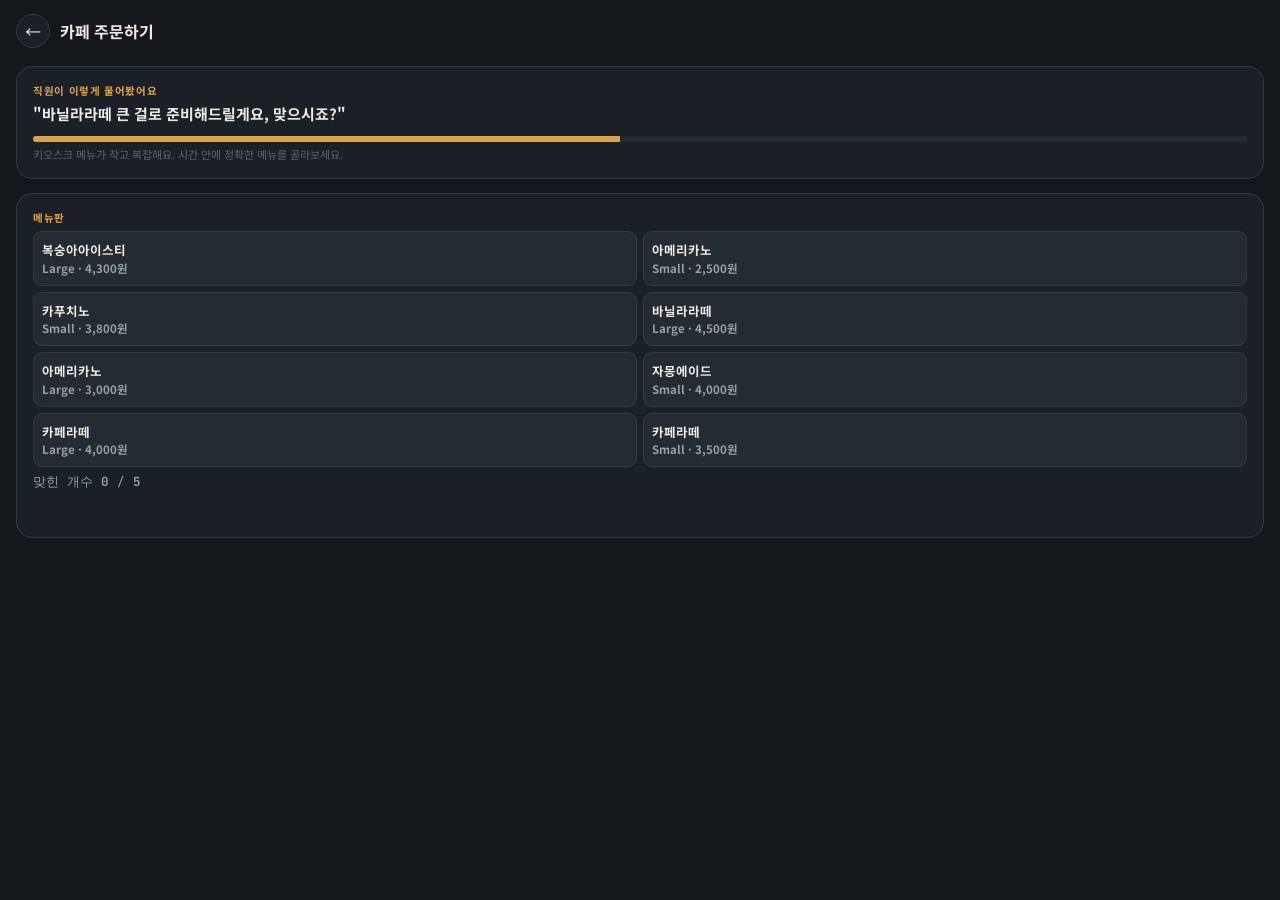
<file: games/cafe.html>
<!DOCTYPE html>
<html lang="ko">
<head>
<meta charset="UTF-8">
<meta name="viewport" content="width=device-width, initial-scale=1, maximum-scale=1, user-scalable=no, viewport-fit=cover">
<meta name="theme-color" content="#14181C">
<title>카페 주문하기</title>
<link rel="preconnect" href="https://fonts.googleapis.com">
<link href="https://fonts.googleapis.com/css2?family=Noto+Sans+KR:wght@400;500;700;900&family=JetBrains+Mono:wght@400;500;700&display=swap" rel="stylesheet">
<link rel="stylesheet" href="../assets/css/theme.css">
<style>
  html,body{ overflow-y:auto; }
  #app{ min-height:100%; padding-top:var(--safe-top); padding-bottom:calc(20px + var(--safe-bottom)); }
  #topbar{ display:flex; align-items:center; gap:10px; padding:14px 16px 4px; }
  #homeBtn{ width:34px; height:34px; border-radius:50%; background:var(--bg-panel); border:1px solid var(--line); display:flex; align-items:center; justify-content:center; }
  #topbar h1{ font-size:16px; margin:0; }
  .wrap{ padding:14px 16px; }
  .card{ background:var(--bg-panel); border:1px solid var(--line); border-radius:16px; padding:16px; margin-bottom:14px; }
  .eyebrow{ font-size:10.5px; color:var(--amber); font-weight:700; letter-spacing:.06em; margin-bottom:4px; }
  .order{ font-size:15px; font-weight:700; line-height:1.6; margin-bottom:4px; }
  .timerbar{ height:6px; border-radius:3px; background:var(--bg-panel-2); overflow:hidden; margin:10px 0 4px; }
  .timerfill{ height:100%; background:var(--amber); width:100%; transition:width .1s linear; }

  .menuGrid{ display:grid; grid-template-columns:1fr 1fr; gap:6px; margin-top:6px; }
  .menuItem{ padding:9px 8px; border-radius:9px; border:1.5px solid var(--line); background:var(--bg-panel-2); font-size:11.5px; font-weight:700; line-height:1.4; color:var(--ink-dim); text-align:left; }
  .menuItem b{ display:block; font-size:12.5px; color:var(--ink); margin-bottom:1px; }
  .menuItem.correct{ border-color:#5E9E6E; background:rgba(94,158,110,.16); color:#5E9E6E; }
  .menuItem.correct b{ color:#5E9E6E; }
  .menuItem.wrong{ border-color:#C1594F; background:rgba(193,89,79,.16); }

  .feedback{ margin-top:10px; font-size:13.5px; font-weight:700; min-height:20px; text-align:center; }
  .feedback.ok{ color:#5E9E6E; } .feedback.ng{ color:#C1594F; }
  .statusRow{ display:flex; justify-content:space-between; margin-top:6px; font-size:12.5px; color:var(--ink-dim); font-family:'JetBrains Mono',monospace; }
  .ghostbtn{ background:var(--bg-panel-2); color:var(--ink-dim); border:1px solid var(--line); font-weight:700; font-size:13px; padding:10px 18px; border-radius:22px; width:100%; margin-top:10px; }
</style>
</head>
<body>
<div id="app">
  <div id="topbar"><a id="homeBtn" href="../games.html">&#8592;</a><h1>카페 주문하기</h1></div>
  <div class="wrap">
    <div class="card">
      <div class="eyebrow">직원이 이렇게 물어봤어요</div>
      <div class="order" id="orderText"></div>
      <div class="timerbar"><div class="timerfill" id="timerFill"></div></div>
      <div style="font-size:11px;color:var(--ink-faint);">키오스크 메뉴가 작고 복잡해요. 시간 안에 정확한 메뉴를 골라보세요.</div>
    </div>
    <div class="card">
      <div class="eyebrow">메뉴판</div>
      <div class="menuGrid" id="menuGrid"></div>
      <div class="statusRow"><span>맞힌 개수 <b id="okCount">0</b> / <b id="total">0</b></span></div>
      <div class="feedback" id="feedback"></div>
      <button class="ghostbtn" id="btnRetry" style="display:none;">처음부터 다시</button>
    </div>
  </div>
</div>

<script>
(function(){
"use strict";
const MENU = [
  {name:'아메리카노', size:'Small', price:'2,500원'},
  {name:'아메리카노', size:'Large', price:'3,000원'},
  {name:'카페라떼', size:'Small', price:'3,500원'},
  {name:'카페라떼', size:'Large', price:'4,000원'},
  {name:'카푸치노', size:'Small', price:'3,800원'},
  {name:'바닐라라떼', size:'Large', price:'4,500원'},
  {name:'자몽에이드', size:'Small', price:'4,000원'},
  {name:'복숭아아이스티', size:'Large', price:'4,300원'},
];
const ORDERS = [
  {name:'아메리카노', size:'Large', text:'"아메리카노 큰 사이즈로 한 잔 드릴까요?"'},
  {name:'카페라떼', size:'Small', text:'"카페라떼 작은 사이즈 맞으실까요?"'},
  {name:'바닐라라떼', size:'Large', text:'"바닐라라떼 큰 걸로 준비해드릴게요, 맞으시죠?"'},
  {name:'자몽에이드', size:'Small', text:'"자몽에이드 작은 사이즈 주문하신 거 맞나요?"'},
  {name:'복숭아아이스티', size:'Large', text:'"복숭아아이스티 큰 사이즈 준비해드릴까요?"'},
];
function shuffle(a){ return a.map(v=>[Math.random(),v]).sort((x,y)=>x[0]-y[0]).map(x=>x[1]); }
const order = shuffle(ORDERS);

let idx=0, ok=0, answered=false, timerId=null, timeLeft=0;
const orderText = document.getElementById('orderText');
const menuGrid = document.getElementById('menuGrid');
const feedback = document.getElementById('feedback');
const timerFill = document.getElementById('timerFill');
document.getElementById('total').textContent = order.length;

function buildMenu(){
  menuGrid.innerHTML='';
  shuffle(MENU).forEach(m=>{
    const b = document.createElement('button');
    b.className='menuItem';
    b.innerHTML = `<b>${m.name}</b>${m.size} · ${m.price}`;
    b.addEventListener('click', ()=> select(m,b));
    menuGrid.appendChild(b);
  });
}
function startTimer(){
  clearInterval(timerId);
  timeLeft = 6000;
  timerFill.style.width='100%';
  timerId = setInterval(()=>{
    timeLeft -= 100;
    timerFill.style.width = Math.max(0,(timeLeft/6000*100))+'%';
    if(timeLeft<=0){ clearInterval(timerId); if(!answered) select(null,null); }
  }, 100);
}
function nextMission(){
  if(idx>=order.length){
    orderText.textContent = `완료! ${ok} / ${order.length} 번 정확히 주문받으셨어요.`;
    feedback.textContent = '어르신은 작은 글씨 메뉴판과 빠른 응대에 당황하기 쉽습니다. 천천히, 크게 말하고 시간을 충분히 드려주세요.';
    feedback.className='feedback ok';
    document.getElementById('btnRetry').style.display='block';
    timerFill.style.width='0%';
    return;
  }
  answered=false;
  feedback.textContent=''; feedback.className='feedback';
  orderText.textContent = order[idx].text;
  buildMenu();
  startTimer();
}
function select(m, btn){
  if(answered) return;
  answered=true; clearInterval(timerId);
  const correct = m && m.name===order[idx].name && m.size===order[idx].size;
  [...menuGrid.children].forEach(c=>{
    const txt = c.querySelector('b').textContent;
    if(txt===order[idx].name && c.textContent.includes(order[idx].size)) c.classList.add('correct');
  });
  if(btn && !correct) btn.classList.add('wrong');
  if(correct){ ok++; feedback.textContent='정확히 주문받으셨어요!'; feedback.className='feedback ok'; }
  else if(!m){ feedback.textContent='시간 초과! 너무 오래 고민하면 뒷사람이 기다리게 돼요.'; feedback.className='feedback ng'; }
  else { feedback.textContent=`다른 메뉴를 고르셨어요. 정답은 "${order[idx].name} ${order[idx].size}" 였어요.`; feedback.className='feedback ng'; }
  document.getElementById('okCount').textContent = ok;
  setTimeout(()=>{ idx++; nextMission(); }, 1400);
}
document.getElementById('btnRetry').addEventListener('click', ()=>{
  idx=0; ok=0; document.getElementById('okCount').textContent='0';
  document.getElementById('btnRetry').style.display='none';
  nextMission();
});
nextMission();
})();
</script>
</body>
</html>
</file>
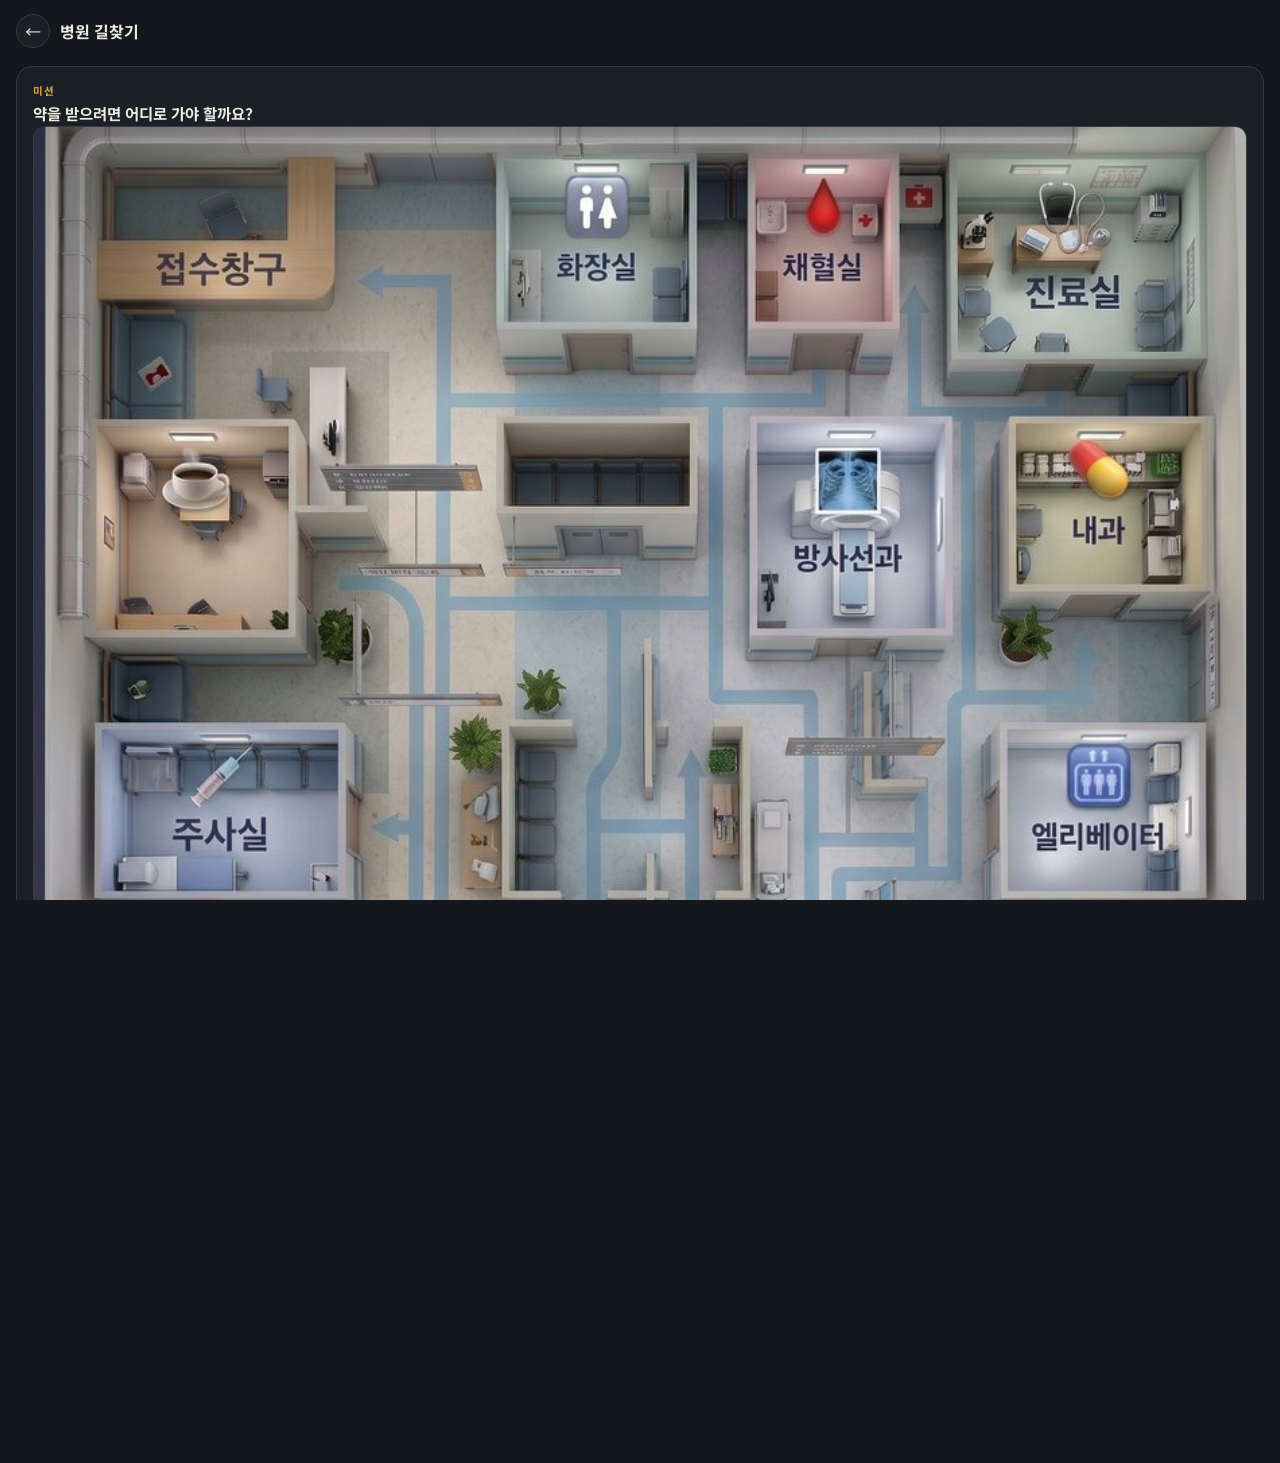
<file: games/hospital.html>
<!DOCTYPE html>
<html lang="ko">
<head>
<meta charset="UTF-8">
<meta name="viewport" content="width=device-width, initial-scale=1, maximum-scale=1, user-scalable=no, viewport-fit=cover">
<meta name="theme-color" content="#14181C">
<title>병원 길찾기</title>
<link rel="preconnect" href="https://fonts.googleapis.com">
<link href="https://fonts.googleapis.com/css2?family=Noto+Sans+KR:wght@400;500;700;900&family=JetBrains+Mono:wght@400;500;700&display=swap" rel="stylesheet">
<link rel="stylesheet" href="../assets/css/theme.css">
<style>
  html,body{ overflow-y:auto; }
  #app{ min-height:100%; padding-top:var(--safe-top); padding-bottom:calc(20px + var(--safe-bottom)); }
  #topbar{ display:flex; align-items:center; gap:10px; padding:14px 16px 4px; }
  #homeBtn{ width:34px; height:34px; border-radius:50%; background:var(--bg-panel); border:1px solid var(--line); display:flex; align-items:center; justify-content:center; }
  #topbar h1{ font-size:16px; margin:0; }
  .wrap{ padding:14px 16px; }
  .card{ background:var(--bg-panel); border:1px solid var(--line); border-radius:16px; padding:16px; margin-bottom:14px; }
  .eyebrow{ font-size:10.5px; color:var(--amber); font-weight:700; letter-spacing:.06em; margin-bottom:4px; }
  .mission{ font-size:15.5px; font-weight:700; margin-bottom:2px; }
  .imgwrap{ position:relative; border-radius:12px; overflow:hidden; border:1px solid var(--line); }
  .imgwrap img{ width:100%; display:block; }
  .marker{ position:absolute; width:30px; height:30px; margin-left:-15px; margin-top:-15px; border-radius:50%; }
  .statusRow{ display:flex; justify-content:space-between; margin-top:10px; font-size:12.5px; color:var(--ink-dim); font-family:'JetBrains Mono',monospace; }
  .feedback{ margin-top:10px; font-size:13.5px; font-weight:700; min-height:20px; text-align:center; }
  .feedback.ok{ color:#5E9E6E; } .feedback.ng{ color:#C1594F; }
  .ghostbtn{ background:var(--bg-panel-2); color:var(--ink-dim); border:1px solid var(--line); font-weight:700; font-size:13px; padding:10px 18px; border-radius:22px; width:100%; margin-top:10px; }
</style>
</head>
<body>
<div id="app">
  <div id="topbar"><a id="homeBtn" href="../games.html">&#8592;</a><h1>병원 길찾기</h1></div>
  <div class="wrap">
    <div class="card">
      <div class="eyebrow">미션</div>
      <div class="mission" id="missionText">약을 받으려면 어디로 가야 할까요?</div>
      <div class="imgwrap" id="imgwrap">
        <img src="../assets/img/hospital_map.jpg" alt="병원 안내도">
      </div>
      <div class="statusRow"><span>맞힌 개수 <b id="okCount">0</b> / <b id="total">0</b></span></div>
      <div class="feedback" id="feedback"></div>
    </div>
  </div>
</div>

<script>
(function(){
"use strict";
// coordinates as % of image, based on the 900x900 extracted map
const SPOTS = [
  {name:'접수창구', x:10, y:11},
  {name:'화장실', x:44, y:10},
  {name:'채혈실', x:66, y:11},
  {name:'진료실', x:88, y:12},
  {name:'방사선과', x:66, y:33},
  {name:'내과', x:88, y:33},
  {name:'주사실', x:16, y:57},
  {name:'엘리베이터', x:88, y:57},
  {name:'안과', x:16, y:78},
  {name:'정형외과', x:49, y:78},
  {name:'약국', x:84, y:78},
];
const MISSIONS = [
  {ask:'약국', text:'약을 받으려면 어디로 가야 할까요?'},
  {ask:'채혈실', text:'피 검사를 하려면 어디로 가야 할까요?'},
  {ask:'접수창구', text:'처음 오셨다면 가장 먼저 어디로 가야 할까요?'},
  {ask:'안과', text:'눈이 침침해서 진료를 받으려면 어디로 가야 할까요?'},
  {ask:'주사실', text:'주사를 맞으려면 어디로 가야 할까요?'},
  {ask:'정형외과', text:'무릎이 아파 진료를 받으려면 어디로 가야 할까요?'},
];

let idx=0, ok=0, answered=false;
const missionText = document.getElementById('missionText');
const imgwrap = document.getElementById('imgwrap');
const feedback = document.getElementById('feedback');
document.getElementById('total').textContent = MISSIONS.length;

function nextMission(){
  if(idx>=MISSIONS.length){
    missionText.textContent = `완료! ${ok} / ${MISSIONS.length} 문제를 맞히셨어요.`;
    feedback.textContent = '길 안내판의 글씨가 작고 복잡하면 어르신은 훨씬 헤매기 쉽습니다. 직접 동행하거나 큰 화살표로 안내해주세요.';
    feedback.className='feedback ok';
    return;
  }
  answered=false;
  feedback.textContent=''; feedback.className='feedback';
  missionText.textContent = MISSIONS[idx].text;
}
imgwrap.addEventListener('click', (e)=>{
  if(answered || idx>=MISSIONS.length) return;
  const rect = imgwrap.getBoundingClientRect();
  const xPct = (e.clientX-rect.left)/rect.width*100;
  const yPct = (e.clientY-rect.top)/rect.height*100;

  let nearest=null, minD=Infinity;
  SPOTS.forEach(s=>{ const d=Math.hypot(s.x-xPct, s.y-yPct); if(d<minD){minD=d; nearest=s;} });

  answered=true;
  const m = document.createElement('div');
  m.className='marker';
  m.style.left=xPct+'%'; m.style.top=yPct+'%';
  m.style.background = nearest && nearest.name===MISSIONS[idx].ask ? 'rgba(94,158,110,.65)' : 'rgba(193,89,79,.65)';
  m.style.border = '2px solid white';
  imgwrap.appendChild(m);

  const correct = nearest && nearest.name===MISSIONS[idx].ask;
  if(correct){ ok++; feedback.textContent='정답이에요! 잘 찾으셨어요.'; feedback.className='feedback ok'; }
  else { feedback.textContent=`아쉬워요. 정답은 "${MISSIONS[idx].ask}" 였어요.`; feedback.className='feedback ng'; }
  document.getElementById('okCount').textContent = ok;

  setTimeout(()=>{ m.remove(); idx++; nextMission(); }, 1200);
});
nextMission();
})();
</script>
</body>
</html>
</file>
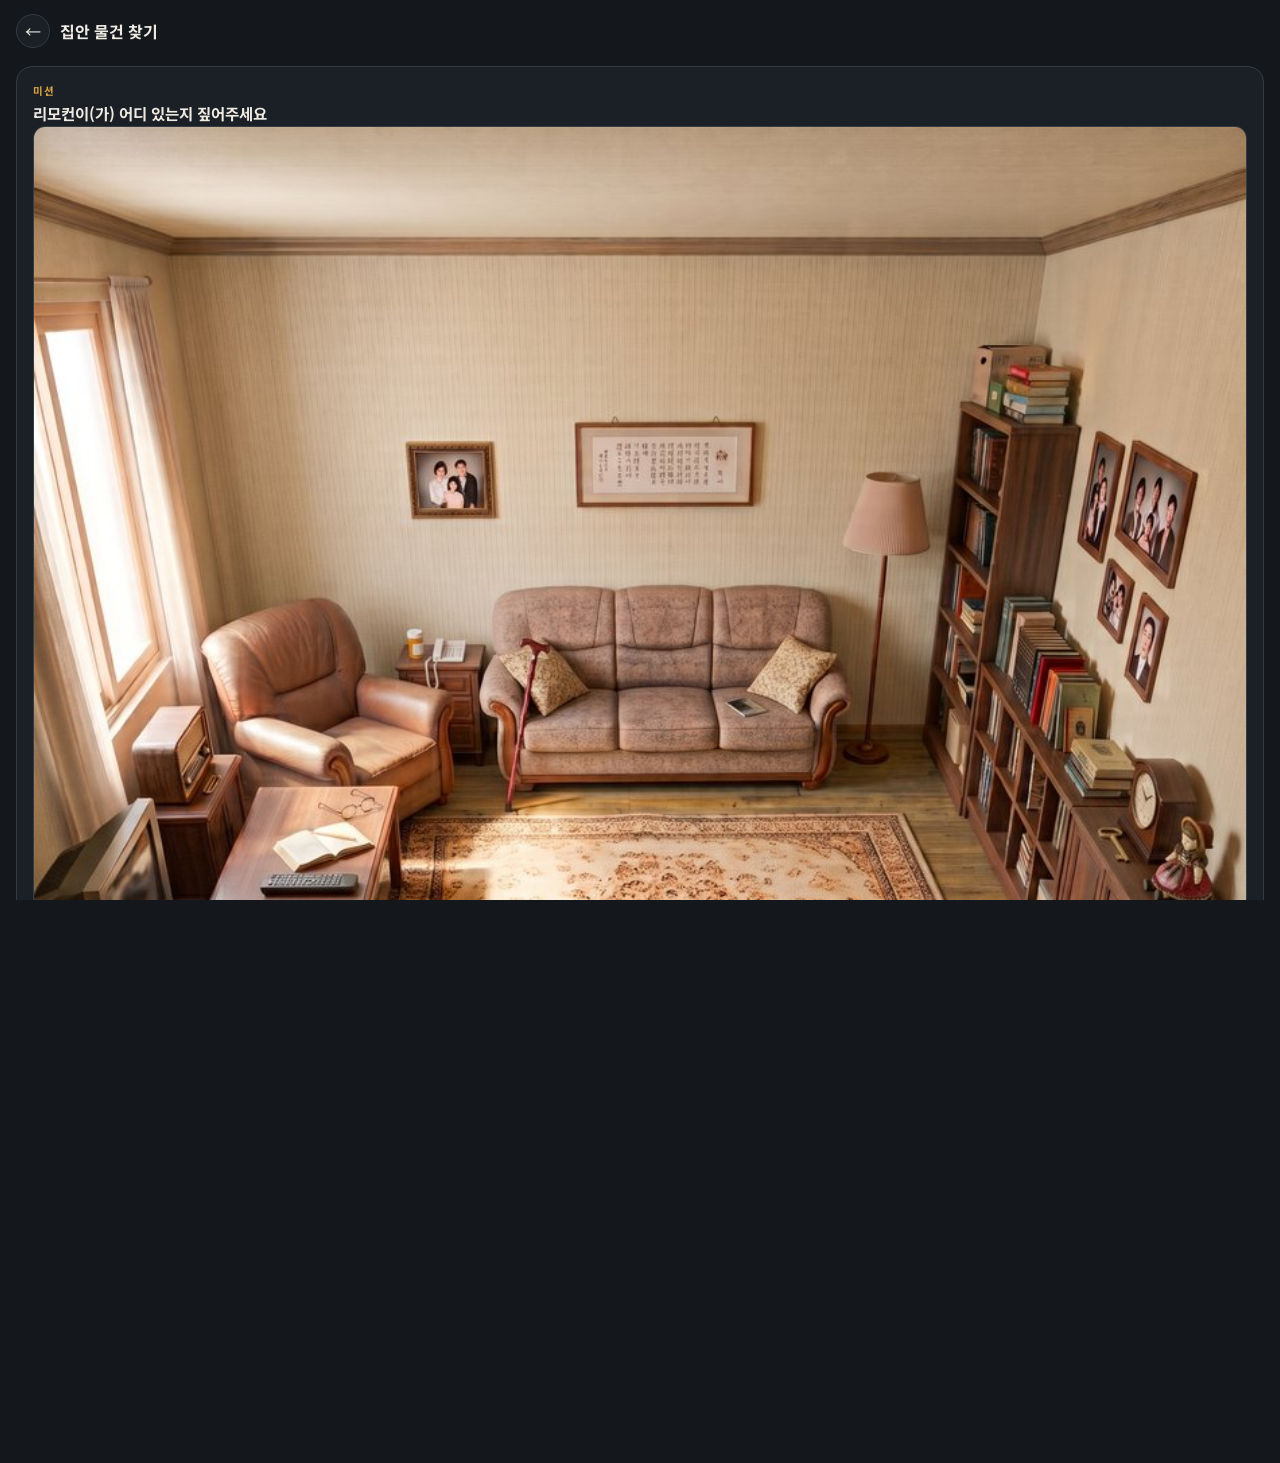
<file: games/objects.html>
<!DOCTYPE html>
<html lang="ko">
<head>
<meta charset="UTF-8">
<meta name="viewport" content="width=device-width, initial-scale=1, maximum-scale=1, user-scalable=no, viewport-fit=cover">
<meta name="theme-color" content="#14181C">
<title>집안 물건 찾기</title>
<link rel="preconnect" href="https://fonts.googleapis.com">
<link href="https://fonts.googleapis.com/css2?family=Noto+Sans+KR:wght@400;500;700;900&family=JetBrains+Mono:wght@400;500;700&display=swap" rel="stylesheet">
<link rel="stylesheet" href="../assets/css/theme.css">
<style>
  html,body{ overflow-y:auto; }
  #app{ min-height:100%; padding-top:var(--safe-top); padding-bottom:calc(20px + var(--safe-bottom)); }
  #topbar{ display:flex; align-items:center; gap:10px; padding:14px 16px 4px; }
  #homeBtn{ width:34px; height:34px; border-radius:50%; background:var(--bg-panel); border:1px solid var(--line); display:flex; align-items:center; justify-content:center; }
  #topbar h1{ font-size:16px; margin:0; }
  .wrap{ padding:14px 16px; }
  .card{ background:var(--bg-panel); border:1px solid var(--line); border-radius:16px; padding:16px; margin-bottom:14px; }
  .eyebrow{ font-size:10.5px; color:var(--amber); font-weight:700; letter-spacing:.06em; margin-bottom:4px; }
  .mission{ font-size:15.5px; font-weight:700; margin-bottom:2px; }
  .imgwrap{ position:relative; border-radius:12px; overflow:hidden; border:1px solid var(--line); }
  .imgwrap img{ width:100%; display:block; }
  .marker{ position:absolute; width:30px; height:30px; margin-left:-15px; margin-top:-15px; border-radius:50%; }
  .statusRow{ display:flex; justify-content:space-between; margin-top:10px; font-size:12.5px; color:var(--ink-dim); font-family:'JetBrains Mono',monospace; }
  .feedback{ margin-top:10px; font-size:13.5px; font-weight:700; min-height:20px; text-align:center; }
  .feedback.ok{ color:#5E9E6E; } .feedback.ng{ color:#C1594F; }
</style>
</head>
<body>
<div id="app">
  <div id="topbar"><a id="homeBtn" href="../games.html">&#8592;</a><h1>집안 물건 찾기</h1></div>
  <div class="wrap">
    <div class="card">
      <div class="eyebrow">미션</div>
      <div class="mission" id="missionText">안경이 어디 있는지 짚어주세요</div>
      <div class="imgwrap" id="imgwrap">
        <img src="../assets/img/household_items.jpg" alt="거실 사진">
      </div>
      <div class="statusRow"><span>맞힌 개수 <b id="okCount">0</b> / <b id="total">0</b></span></div>
      <div class="feedback" id="feedback"></div>
    </div>
  </div>
</div>

<script>
(function(){
"use strict";
// approx % coords on the extracted 900x900 living-room photo
const SPOTS = [
  {name:'안경', x:23, y:59, tol:12},
  {name:'전화기', x:32, y:43, tol:10},
  {name:'지팡이', x:43, y:48, tol:10},
  {name:'리모컨', x:12, y:66, tol:10},
  {name:'시계', x:94, y:54, tol:10},
  {name:'텔레비전', x:6, y:63, tol:12},
];
const MISSIONS = SPOTS.map(s=>({ ask:s.name, text:`${s.name}이(가) 어디 있는지 짚어주세요` }));
function shuffle(a){ return a.map(v=>[Math.random(),v]).sort((x,y)=>x[0]-y[0]).map(x=>x[1]); }
const order = shuffle(MISSIONS);

let idx=0, ok=0, answered=false;
const missionText = document.getElementById('missionText');
const imgwrap = document.getElementById('imgwrap');
const feedback = document.getElementById('feedback');
document.getElementById('total').textContent = order.length;

function nextMission(){
  if(idx>=order.length){
    missionText.textContent = `완료! ${ok} / ${order.length} 개를 찾으셨어요.`;
    feedback.textContent = '시력이 낮은 어르신께는 물건 이름과 함께 "TV 옆 서랍장 위"처럼 위치를 구체적으로 말해주는 게 큰 도움이 됩니다.';
    feedback.className='feedback ok';
    return;
  }
  answered=false;
  feedback.textContent=''; feedback.className='feedback';
  missionText.textContent = order[idx].text;
}
imgwrap.addEventListener('click', (e)=>{
  if(answered || idx>=order.length) return;
  const rect = imgwrap.getBoundingClientRect();
  const xPct = (e.clientX-rect.left)/rect.width*100;
  const yPct = (e.clientY-rect.top)/rect.height*100;

  const target = SPOTS.find(s=>s.name===order[idx].ask);
  const d = Math.hypot(target.x-xPct, target.y-yPct);
  const correct = d <= target.tol;

  answered=true;
  const m = document.createElement('div');
  m.className='marker';
  m.style.left=xPct+'%'; m.style.top=yPct+'%';
  m.style.background = correct ? 'rgba(94,158,110,.65)' : 'rgba(193,89,79,.65)';
  m.style.border = '2px solid white';
  imgwrap.appendChild(m);

  if(correct){ ok++; feedback.textContent='정답이에요! 잘 찾으셨어요.'; feedback.className='feedback ok'; }
  else { feedback.textContent=`아쉬워요. "${order[idx].ask}"은(는) 다른 곳에 있었어요.`; feedback.className='feedback ng'; }
  document.getElementById('okCount').textContent = ok;

  setTimeout(()=>{ m.remove(); idx++; nextMission(); }, 1200);
});
nextMission();
})();
</script>
</body>
</html>
</file>
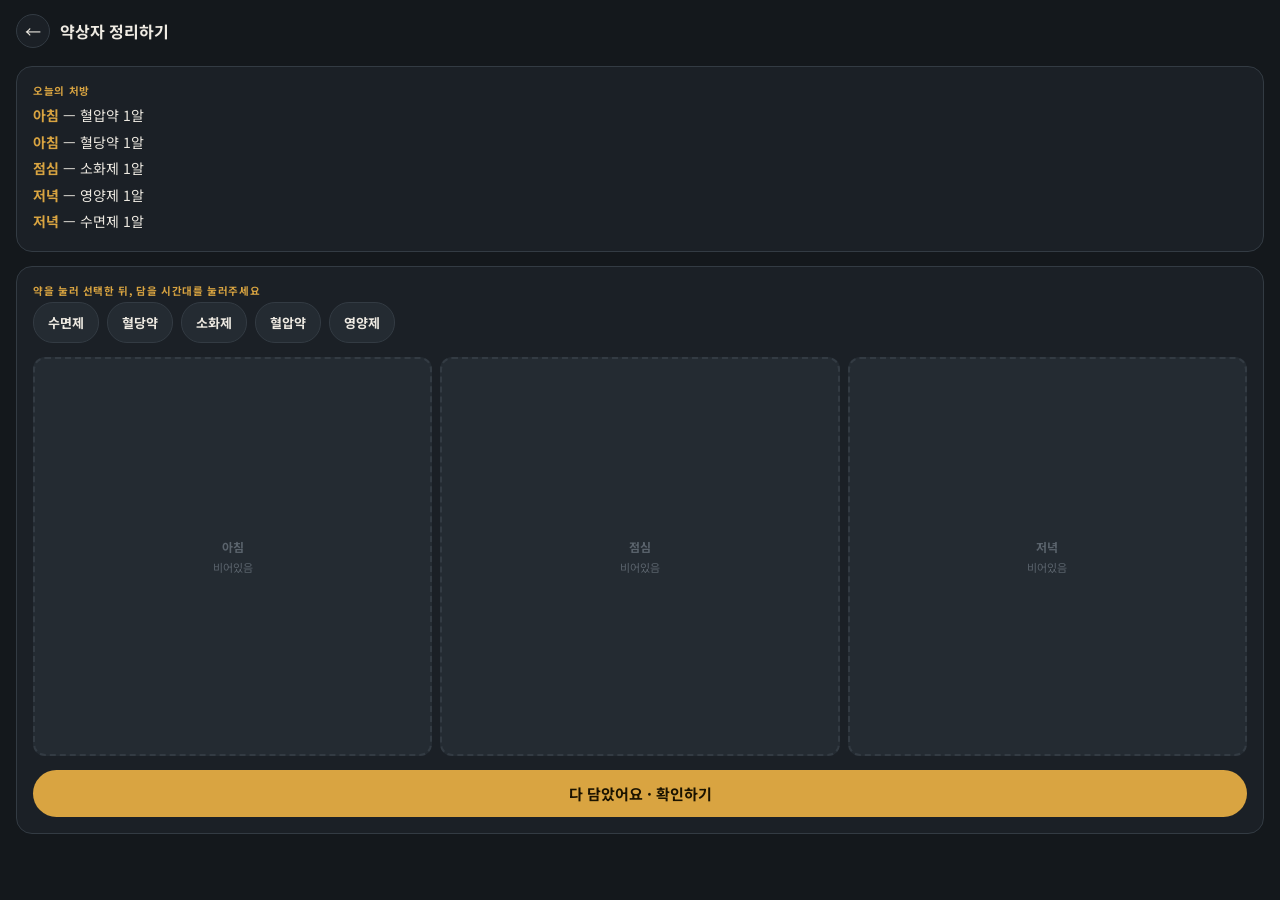
<file: games/pillbox.html>
<!DOCTYPE html>
<html lang="ko">
<head>
<meta charset="UTF-8">
<meta name="viewport" content="width=device-width, initial-scale=1, maximum-scale=1, user-scalable=no, viewport-fit=cover">
<meta name="theme-color" content="#14181C">
<title>약상자 정리하기</title>
<link rel="preconnect" href="https://fonts.googleapis.com">
<link href="https://fonts.googleapis.com/css2?family=Noto+Sans+KR:wght@400;500;700;900&family=JetBrains+Mono:wght@400;500;700&display=swap" rel="stylesheet">
<link rel="stylesheet" href="../assets/css/theme.css">
<style>
  html,body{ overflow-y:auto; }
  #app{ min-height:100%; padding-top:var(--safe-top); padding-bottom:calc(20px + var(--safe-bottom)); }
  #topbar{ display:flex; align-items:center; gap:10px; padding:14px 16px 4px; }
  #homeBtn{ width:34px; height:34px; border-radius:50%; background:var(--bg-panel); border:1px solid var(--line); display:flex; align-items:center; justify-content:center; }
  #topbar h1{ font-size:16px; margin:0; }
  .wrap{ padding:14px 16px; }
  .card{ background:var(--bg-panel); border:1px solid var(--line); border-radius:16px; padding:16px; margin-bottom:14px; }
  .eyebrow{ font-size:10.5px; color:var(--amber); font-weight:700; letter-spacing:.06em; margin-bottom:4px; }
  .rx{ font-size:14px; line-height:1.9; }
  .rx b{ color:var(--amber); }
  .slots{ display:grid; grid-template-columns:repeat(3,1fr); gap:8px; margin:14px 0; }
  .slot{ aspect-ratio:1/1; border-radius:12px; border:2px dashed var(--line); background:var(--bg-panel-2); display:flex; flex-direction:column; align-items:center; justify-content:center; gap:4px; font-size:11px; color:var(--ink-faint); position:relative; }
  .slot.filled{ border-style:solid; border-color:var(--sage); background:rgba(122,148,113,.14); color:var(--sage); }
  .slot .lbl{ font-weight:700; font-size:12px; }
  .pool{ display:flex; flex-wrap:wrap; gap:8px; margin-bottom:10px; }
  .pill{ padding:10px 14px; border-radius:20px; border:1.5px solid var(--line); background:var(--bg-panel-2); font-size:13px; font-weight:700; }
  .pill.used{ opacity:.25; pointer-events:none; }
  .pill.sel{ border-color:var(--amber); color:var(--amber); }
  .bigbtn{ background:var(--amber); color:#1B1300; border:none; font-weight:700; font-size:15px; padding:13px 24px; border-radius:26px; width:100%; }
  .ghostbtn{ background:var(--bg-panel-2); color:var(--ink-dim); border:1px solid var(--line); font-weight:700; font-size:13px; padding:10px 18px; border-radius:22px; width:100%; margin-top:8px; }
  .result{ text-align:center; }
  .result .score{ font-family:'JetBrains Mono',monospace; font-size:30px; font-weight:900; color:var(--amber); margin:8px 0; }
</style>
</head>
<body>
<div id="app">
  <div id="topbar"><a id="homeBtn" href="../games.html">&#8592;</a><h1>약상자 정리하기</h1></div>
  <div class="wrap">
    <div class="card">
      <div class="eyebrow">오늘의 처방</div>
      <div class="rx" id="rxText"></div>
    </div>
    <div class="card">
      <div class="eyebrow">약을 눌러 선택한 뒤, 담을 시간대를 눌러주세요</div>
      <div class="pool" id="pool"></div>
      <div class="slots" id="slots"></div>
      <button class="bigbtn" id="btnCheck">다 담았어요 · 확인하기</button>
    </div>
    <div class="card result" id="resultCard" style="display:none;">
      <div class="eyebrow">결과</div>
      <div class="score" id="scoreText">0 / 0</div>
      <div style="font-size:13px;color:var(--ink-dim);line-height:1.7;">
        약 이름과 색이 비슷하면 헷갈리기 쉽습니다.<br>
        어르신께는 시간대별로 미리 나눠드리고, 큰 글씨로 적어드리면 실수를 줄일 수 있어요.
      </div>
      <button class="ghostbtn" id="btnRetry">다시 해보기</button>
    </div>
  </div>
</div>

<script>
(function(){
"use strict";
const RX = [
  {name:'혈압약', time:'아침'},
  {name:'혈당약', time:'아침'},
  {name:'소화제', time:'점심'},
  {name:'영양제', time:'저녁'},
  {name:'수면제', time:'저녁'},
];
const TIMES = ['아침','점심','저녁'];

const rxText = document.getElementById('rxText');
rxText.innerHTML = RX.map(r=>`<b>${r.time}</b> — ${r.name} 1알<br>`).join('');

const pool = document.getElementById('pool');
const slots = document.getElementById('slots');
let placed = {}; // name -> time
let selected = null;

function shuffle(arr){ return arr.map(v=>[Math.random(),v]).sort((a,b)=>a[0]-b[0]).map(x=>x[1]); }

function buildPool(){
  pool.innerHTML='';
  shuffle(RX).forEach(r=>{
    const b = document.createElement('div');
    b.className='pill'; b.textContent=r.name; b.dataset.name=r.name;
    b.addEventListener('click', ()=>{
      if(b.classList.contains('used')) return;
      [...pool.children].forEach(x=>x.classList.remove('sel'));
      b.classList.add('sel');
      selected = r.name;
    });
    pool.appendChild(b);
  });
}
function buildSlots(){
  slots.innerHTML='';
  TIMES.forEach(t=>{
    const s = document.createElement('div');
    s.className='slot'; s.innerHTML = `<div class="lbl">${t}</div><div class="cnt">비어있음</div>`;
    s.addEventListener('click', ()=>{
      if(!selected) return;
      placed[selected] = t;
      const btn = [...pool.children].find(x=>x.dataset.name===selected);
      if(btn) btn.classList.add('used');
      selected = null;
      renderSlots();
    });
    slots.appendChild(s);
  });
}
function renderSlots(){
  [...slots.children].forEach((s,i)=>{
    const t = TIMES[i];
    const names = Object.keys(placed).filter(n=>placed[n]===t);
    s.classList.toggle('filled', names.length>0);
    s.querySelector('.cnt').textContent = names.length? names.join(', ') : '비어있음';
  });
}
buildPool(); buildSlots();

document.getElementById('btnCheck').addEventListener('click', ()=>{
  let correct=0;
  RX.forEach(r=>{ if(placed[r.name]===r.time) correct++; });
  document.getElementById('scoreText').textContent = `${correct} / ${RX.length}`;
  document.getElementById('resultCard').style.display='block';
  document.getElementById('resultCard').scrollIntoView({behavior:'smooth'});
});
document.getElementById('btnRetry').addEventListener('click', ()=>{
  placed = {}; selected=null;
  document.getElementById('resultCard').style.display='none';
  buildPool(); buildSlots();
  window.scrollTo({top:0,behavior:'smooth'});
});
})();
</script>
</body>
</html>
</file>
<file: assets/css/theme.css>
:root{
  --bg-deep:#14181C;
  --bg-panel:#1B2026;
  --bg-panel-2:#242B32;
  --ink:#EEEAE2;
  --ink-dim:#94A0AA;
  --ink-faint:#5B646D;
  --amber:#D9A441;
  --amber-dim:#8A6C33;
  --brick:#B0574A;
  --sage:#7A9471;
  --line:#333B43;
  --safe-top: env(safe-area-inset-top, 0px);
  --safe-bottom: env(safe-area-inset-bottom, 0px);
}
*{box-sizing:border-box; -webkit-tap-highlight-color:transparent;}
html,body{
  margin:0; padding:0; width:100%; height:100%;
  background:var(--bg-deep); color:var(--ink);
  font-family:'Noto Sans KR',sans-serif;
  overscroll-behavior:none;
}
.mono{ font-family:'JetBrains Mono',monospace; }
a{color:inherit;text-decoration:none;}
button{font-family:inherit;}
</file>
